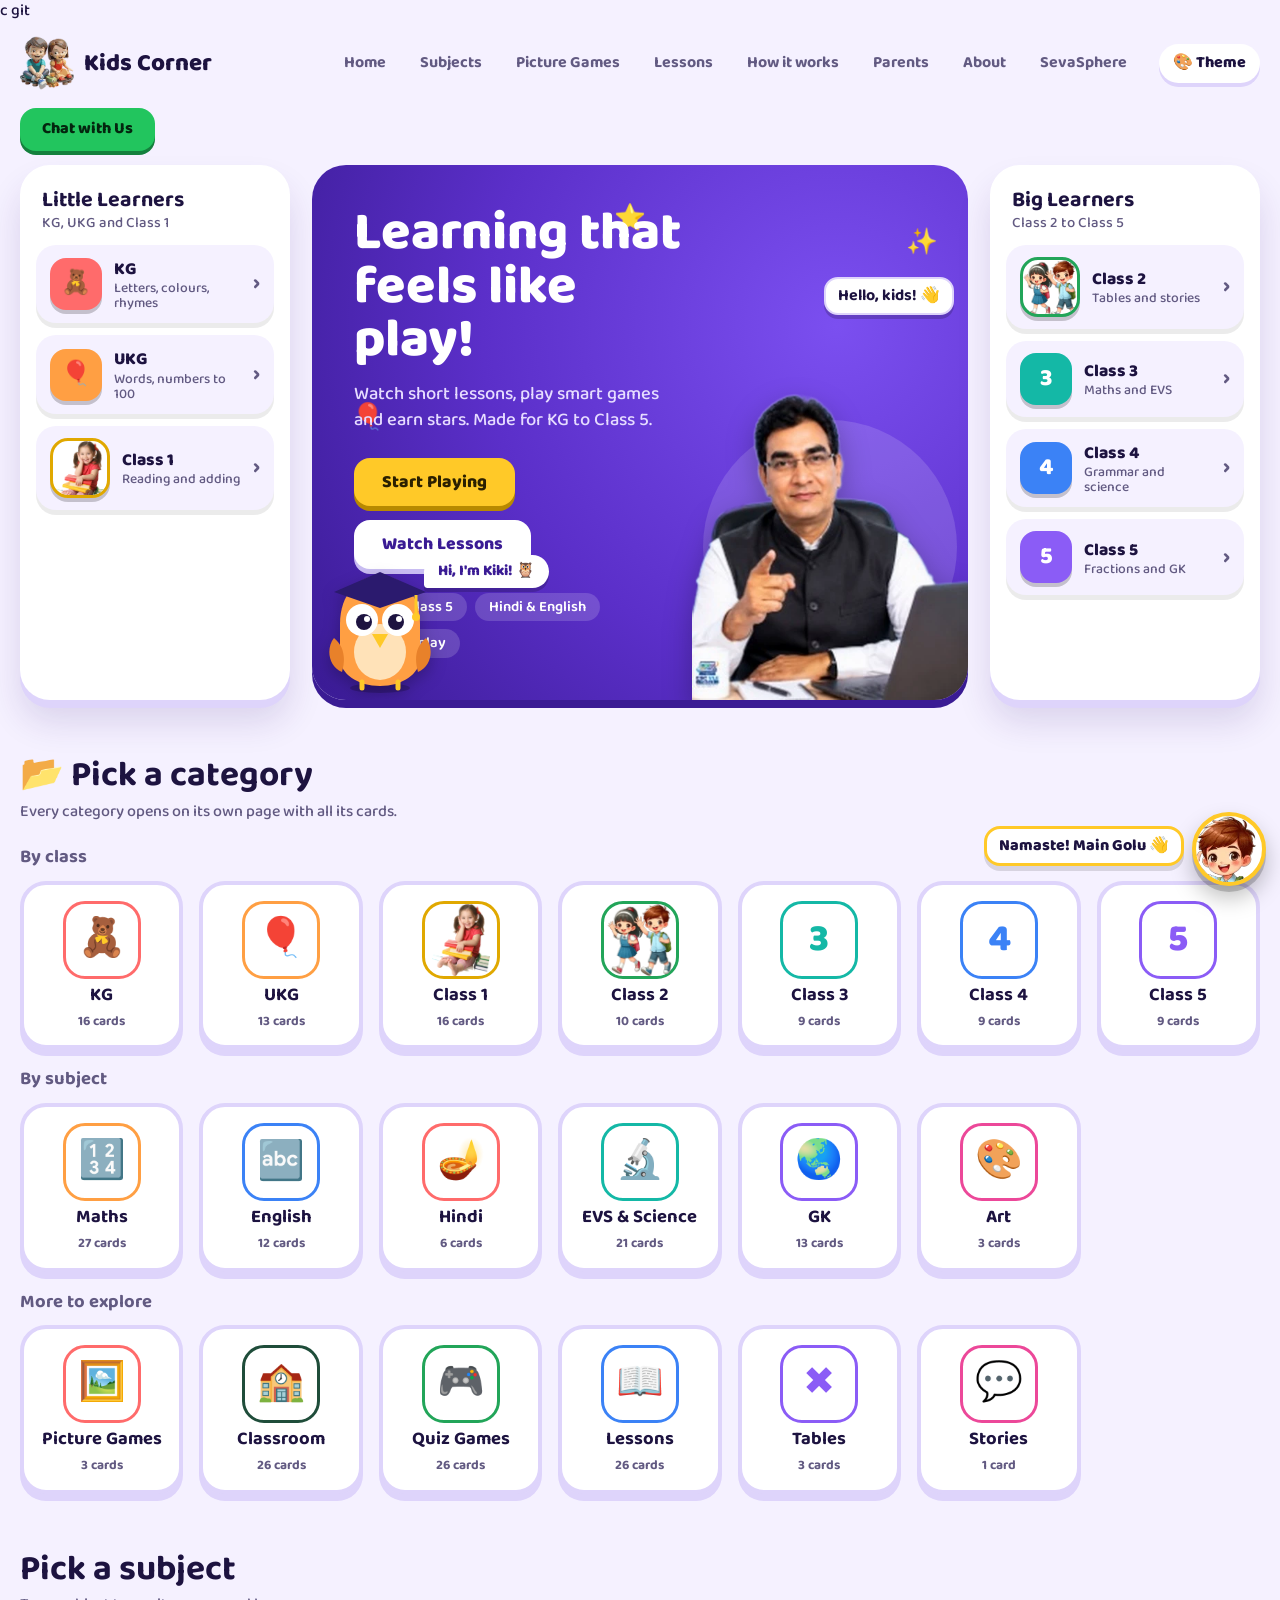
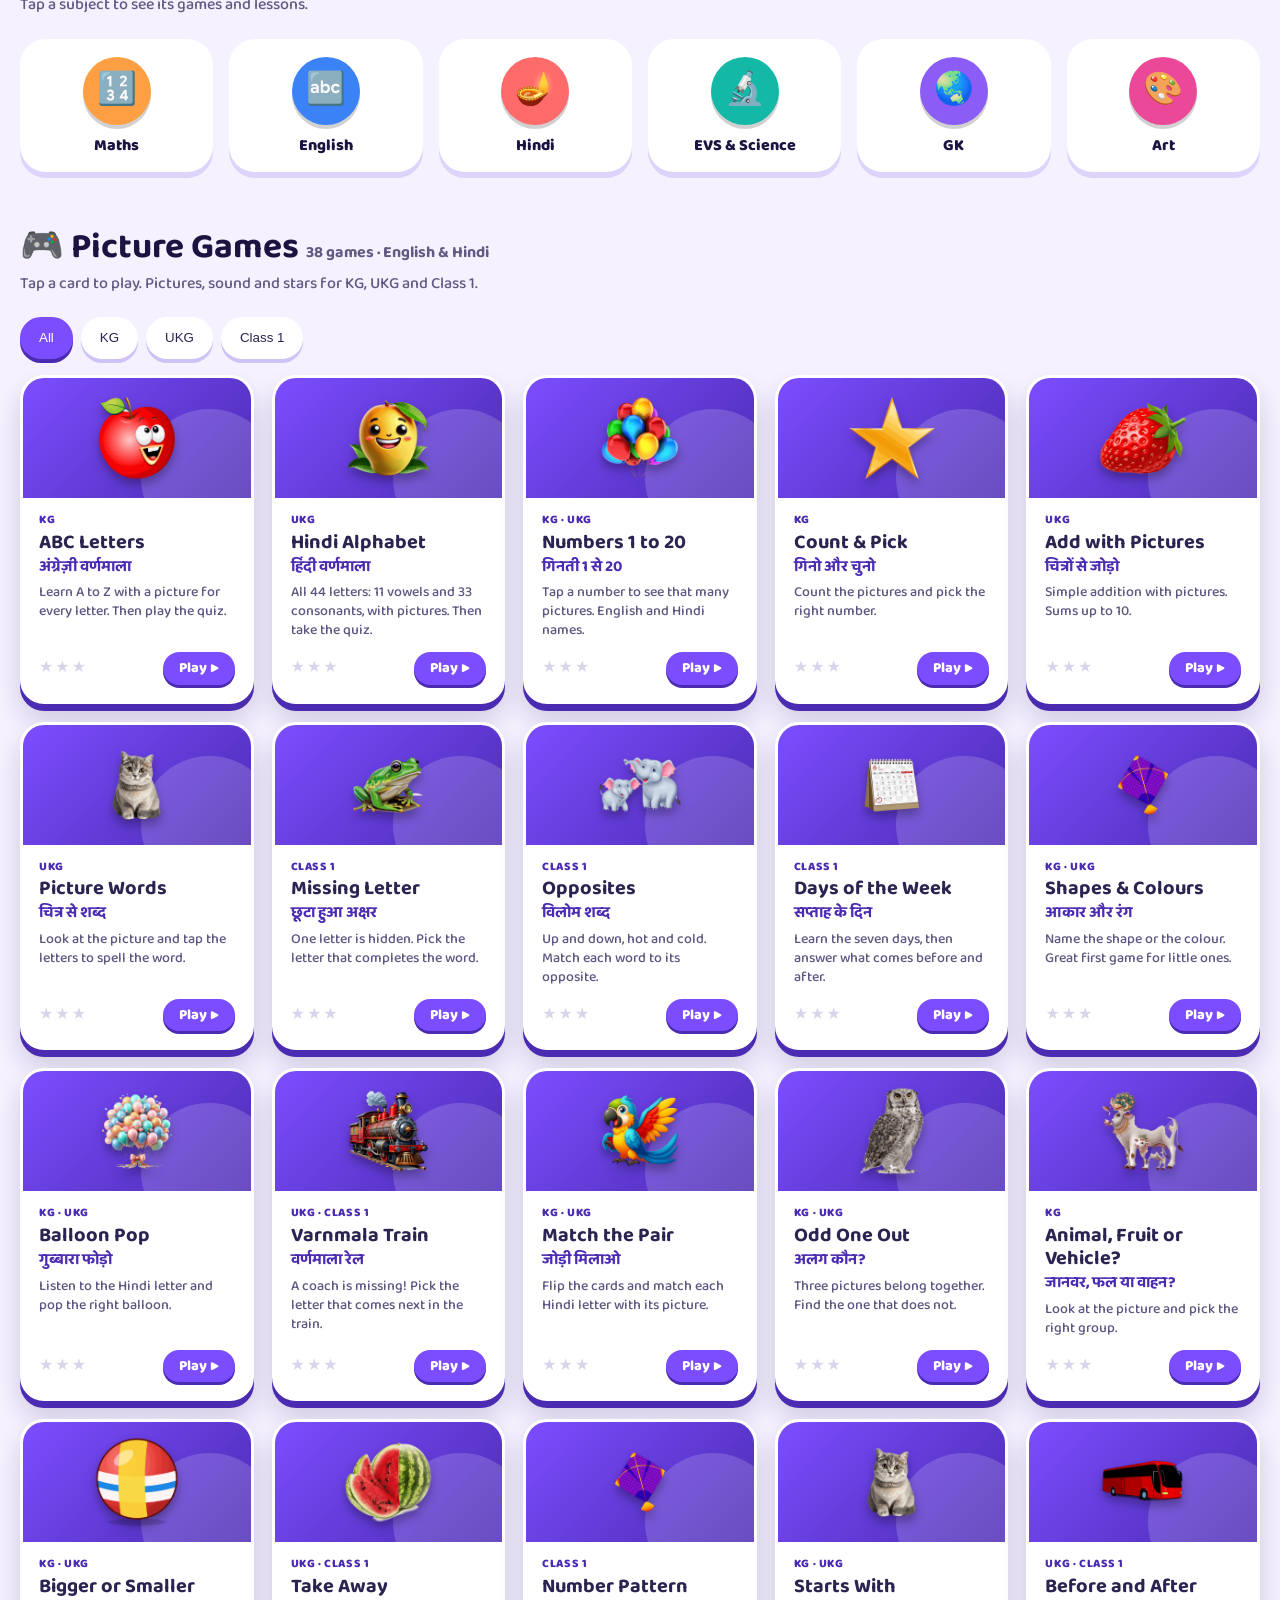
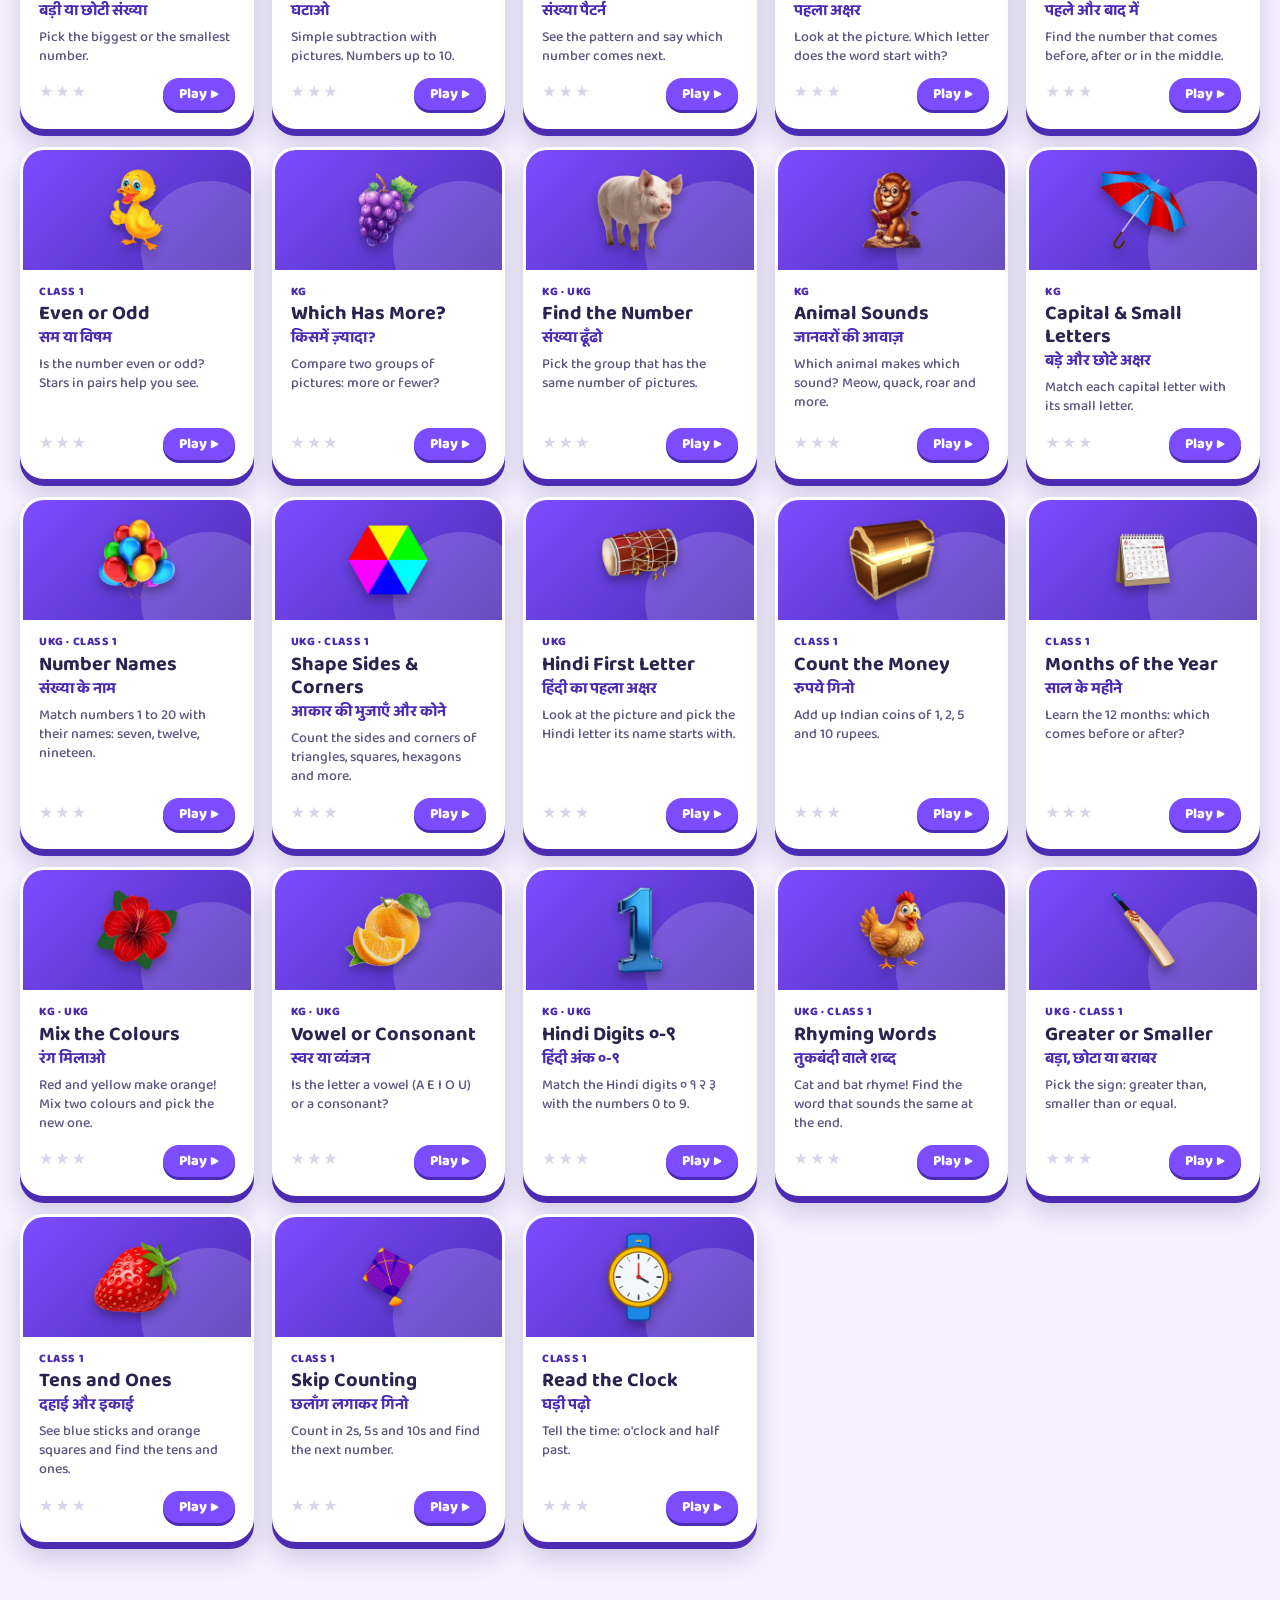
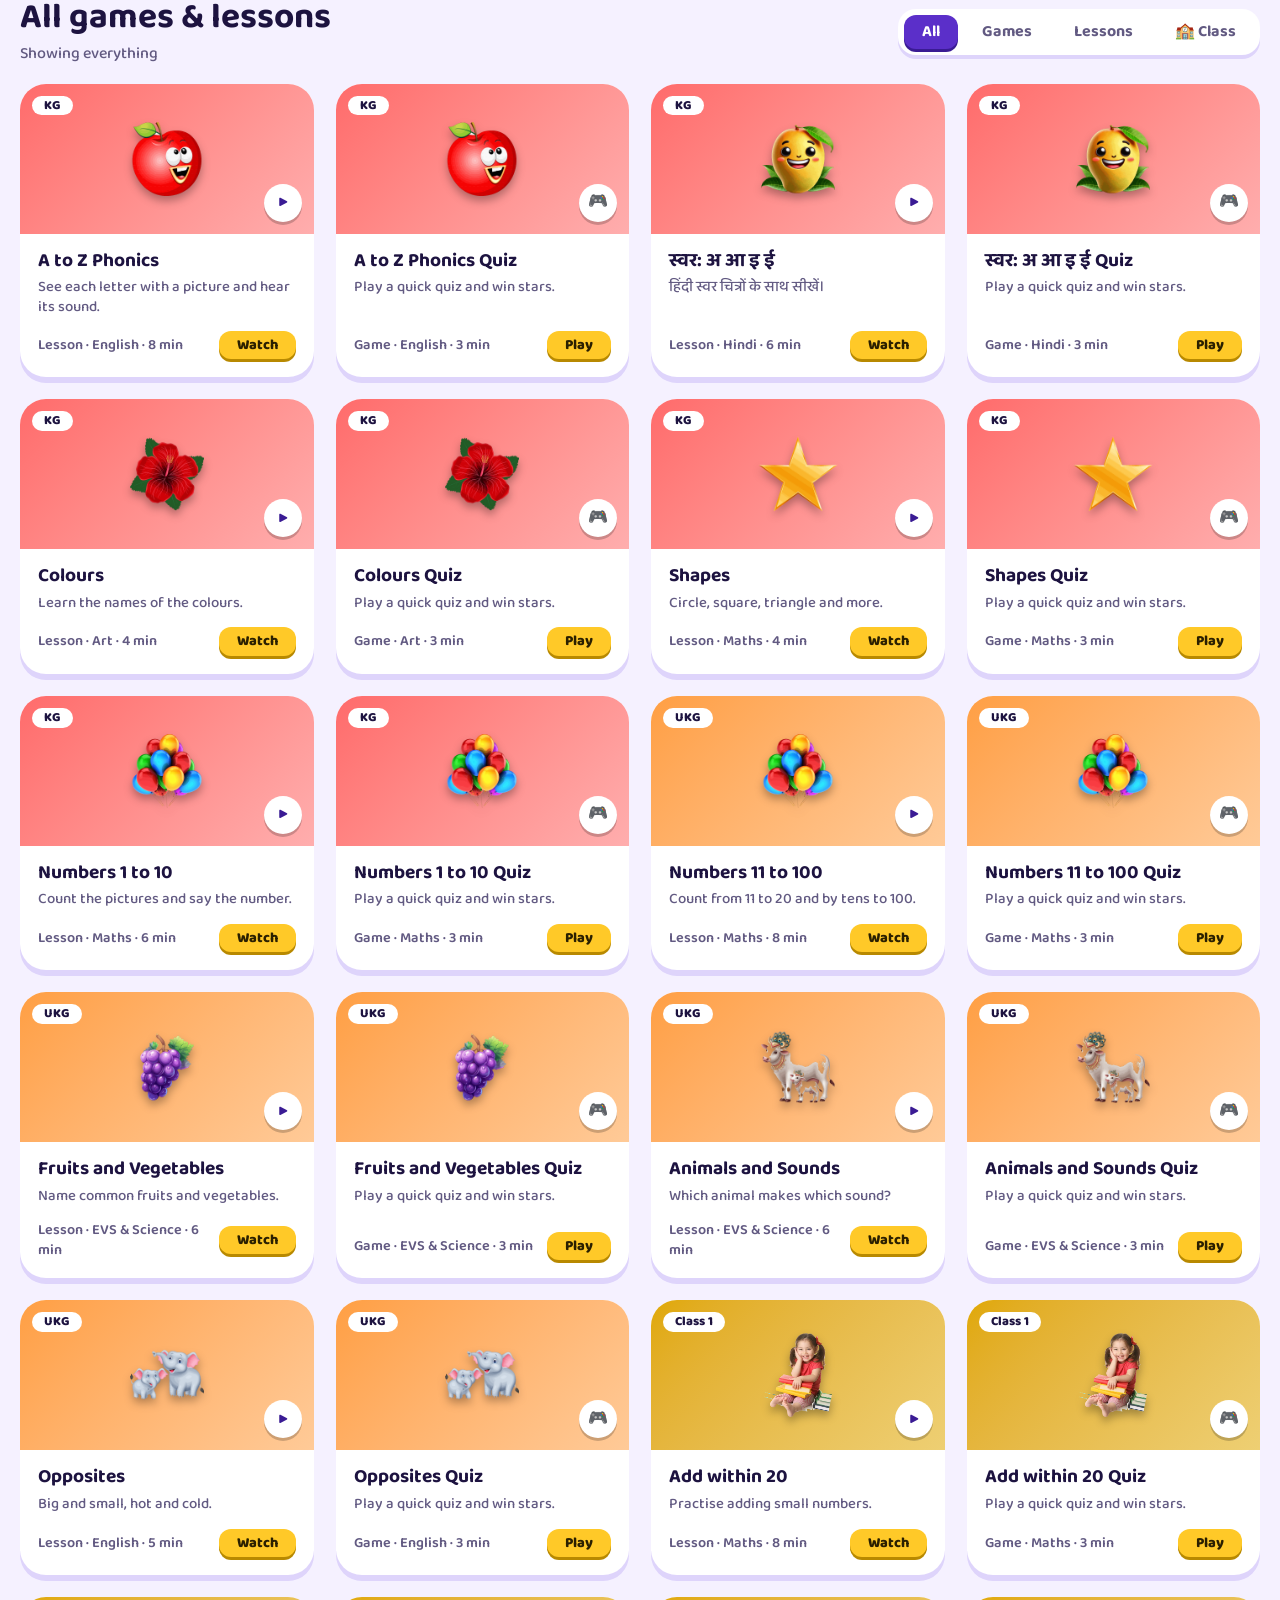
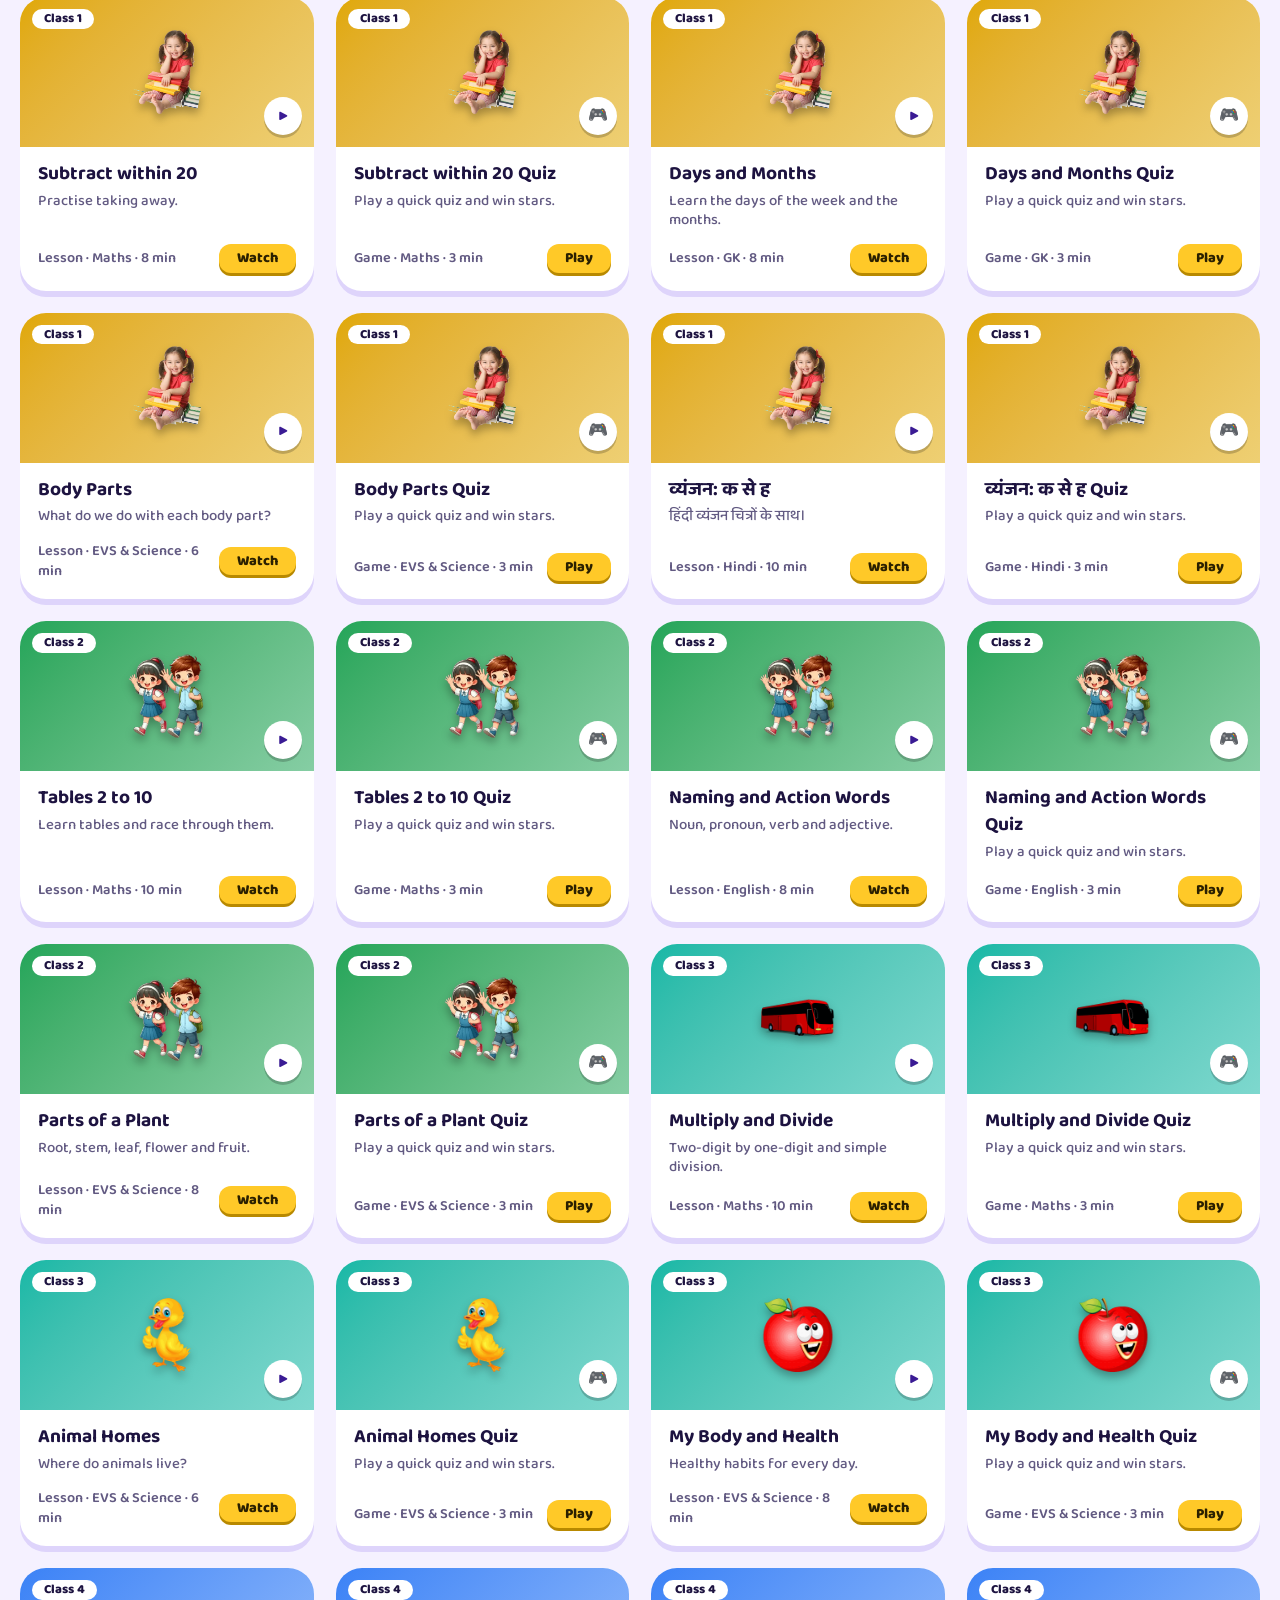
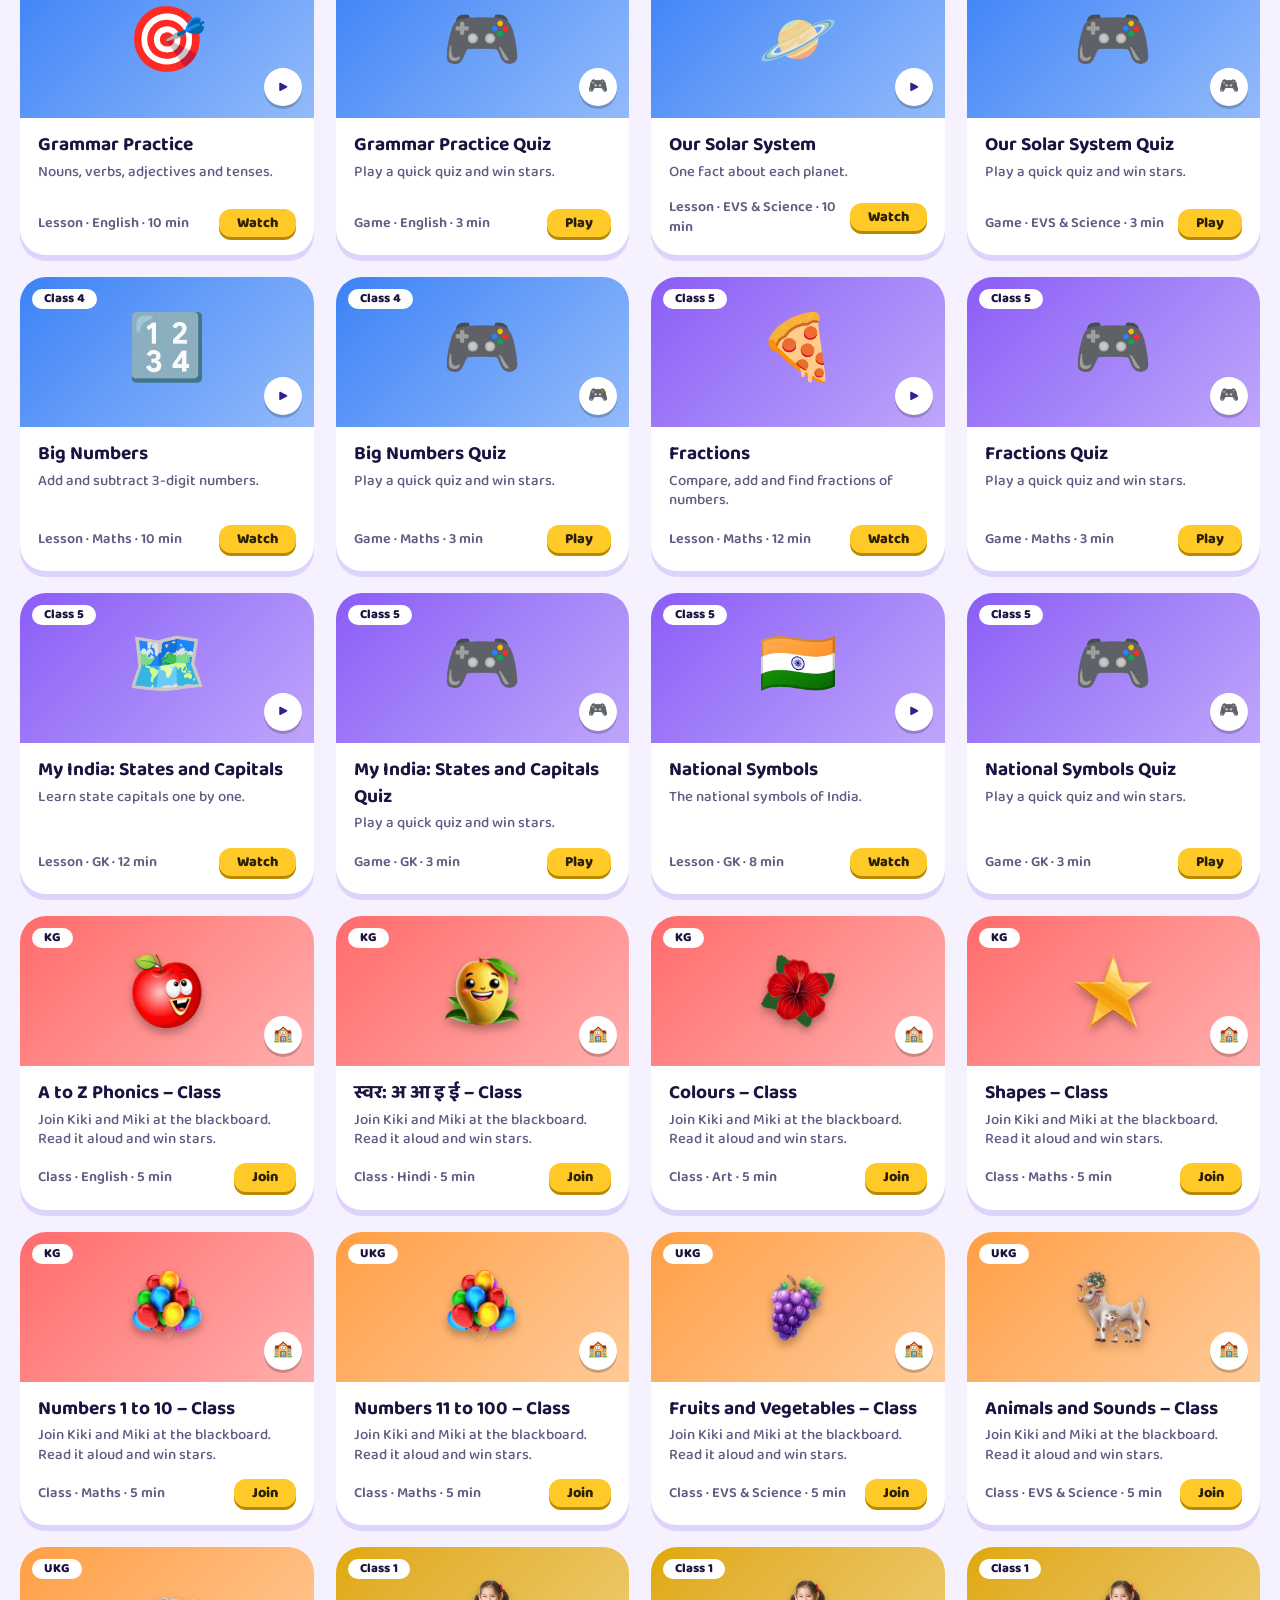
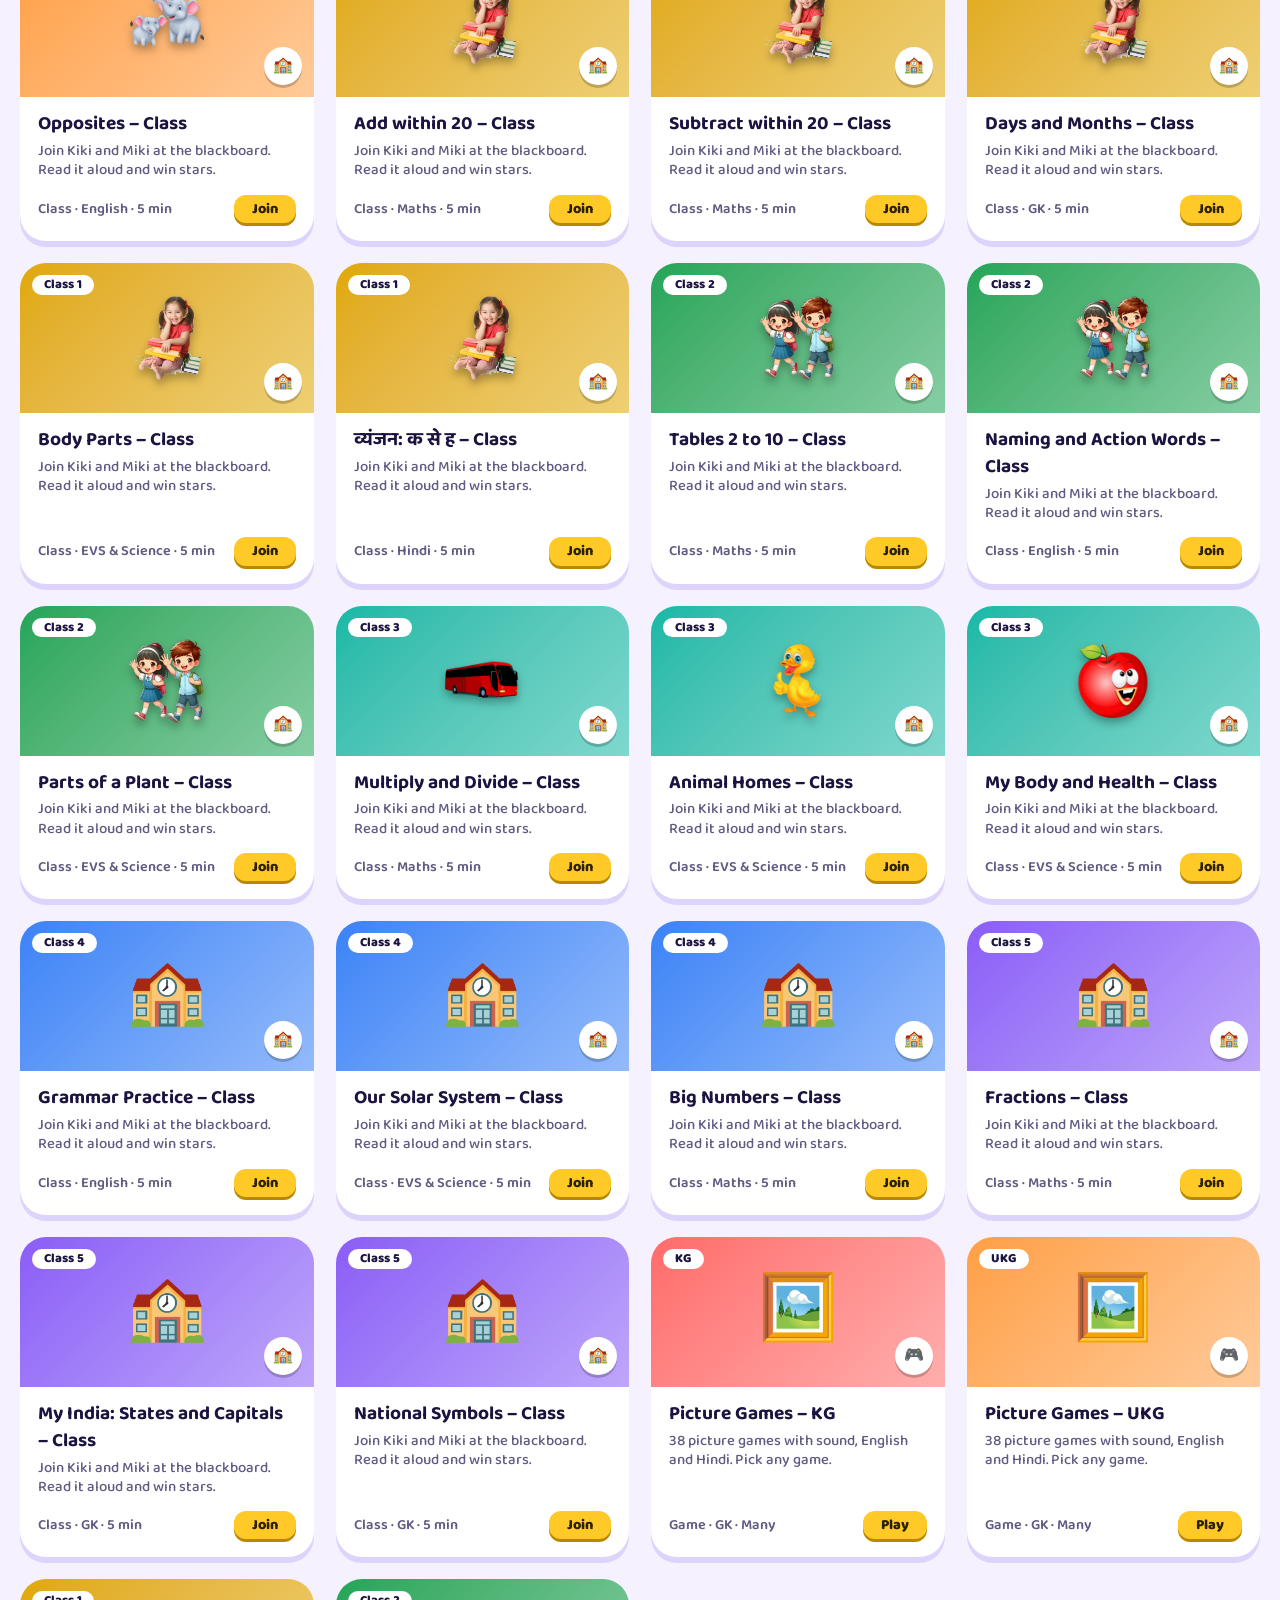
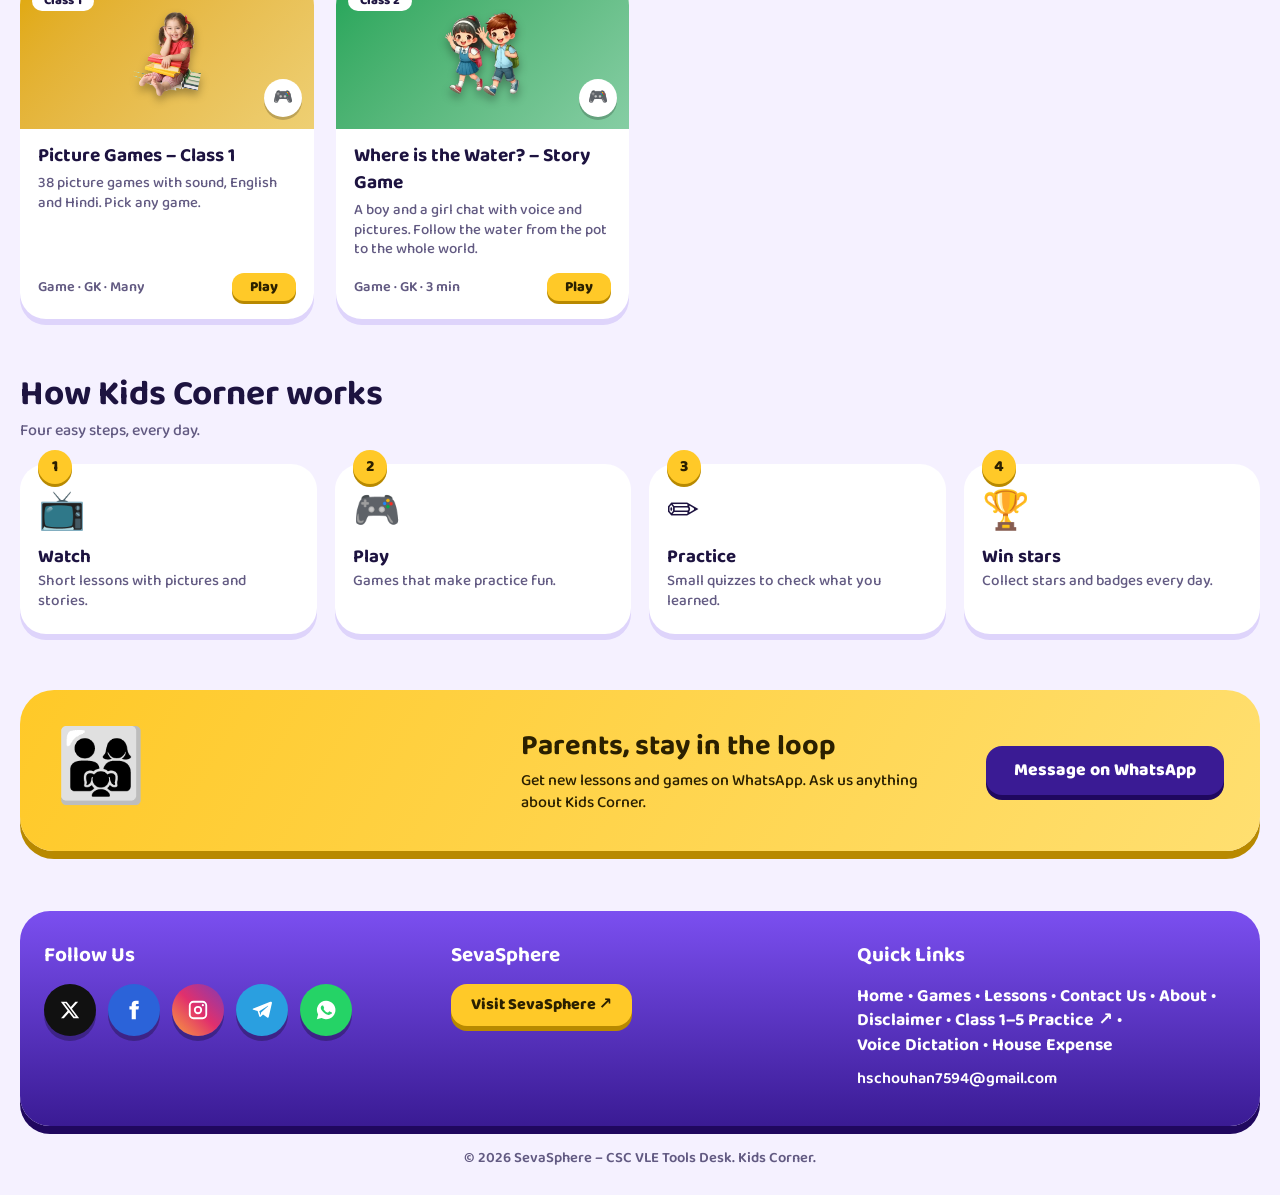
<file: index.html>
c<!DOCTYPE html>
<html lang="en"><head><meta charset="utf-8"><link rel="canonical" href="https://csc-vle-tools-desk.github.io/Kids-Corner/"><link rel="manifest" href="site.webmanifest"><link rel="apple-touch-icon" href="icon-192.png">
<meta name="viewport" content="width=device-width, initial-scale=1, viewport-fit=cover">
<meta name="description" content="Kids Corner by SevaSphere: fun games and easy lessons for KG to Class 5.">
<title>Kids Corner – SevaSphere</title>
<link href="https://fonts.googleapis.com/css2?family=Baloo+2:wght@500;600;700;800&display=swap" rel="stylesheet">
<link rel="stylesheet" href="assets/css/style.css">
<link rel="icon" href="assets/img/logo.webp" type="image/webp"><meta property="og:image" content="https://csc-vle-tools-desk.github.io/Kids-Corner/og-image.png"><meta property="og:title" content="Kids Corner – SevaSphere"><meta property="og:url" content="https://csc-vle-tools-desk.github.io/Kids-Corner/"><link rel="stylesheet" href="assets/css/tilt3d.css">
<link rel="stylesheet" href="assets/css/cats.css">
<script src="assets/js/shell.js"></script>
<link rel="stylesheet" href="assets/css/themes.css">
</head>git
<body><div class="wrap">
<header class="top">
 <a class="logo" href="#home"><img src="assets/img/logo.webp" alt="">Kids Corner</a>
 <nav><a href="#home">Home</a><a href="#subjects">Subjects</a><a href="#picgames">Picture Games</a><a href="#browse">Lessons</a><a href="#how">How it works</a><a href="#parents">Parents</a><a href="about.html">About</a><a href="https://csc-vle-tools-desk.github.io/SevaSphere/" rel="noopener">SevaSphere</a></nav>
 <a class="btn y seva-btn" href="https://csc-vle-tools-desk.github.io/SevaSphere/" rel="noopener">SevaSphere ↗</a><a class="btn g" href="https://wa.me/919050680789">Chat with Us</a>
</header>
<main id="home">
<div class="hero">
 <aside class="side" aria-label="Little learners"><h2>Little Learners</h2><p>KG, UKG and Class 1</p><div id="cl"></div></aside>
 <div class="hl">
  <span class="star" style="left:46%;top:36px">⭐</span><span class="star" style="right:30px;top:60px;animation-delay:1s">✨</span><span class="star" style="left:40px;top:44%;animation-delay:2s">🎈</span>
  <div class="txt">
   <h1>Learning that feels like play!</h1>
   <p>Watch short lessons, play smart games and earn stars. Made for KG to Class 5.</p>
   <div class="cta"><a class="btn y" href="#picgames">Start Playing</a><a class="btn w" href="#browse" data-go="lesson">Watch Lessons</a></div>
   <div class="pills"><span>KG to Class 5</span><span>Hindi &amp; English</span><span>Free to play</span></div>
  </div>
  <div class="ph"><img src="assets/img/hero.webp" alt="Hawa Singh Chauhan, CSC VLE Tools Desk"><span class="chip" style="right:14px;top:70px">Hello, kids! 👋</span></div>
  <svg class="mascot" viewBox="0 0 120 130" aria-label="Kiki the owl"><ellipse cx="60" cy="124" rx="30" ry="5" fill="rgba(0,0,0,.2)"/><path d="M20 60c0-30 18-48 40-48s40 18 40 48v34c0 16-18 28-40 28S20 110 20 94z" fill="#ff9f43"/><ellipse cx="60" cy="88" rx="26" ry="28" fill="#ffe2b8"/><path d="M14 74c-8 10-6 28 8 34 4-14 2-26-8-34zm92 0c8 10 6 28-8 34-4-14-2-26 8-34z" fill="#e8812a"/><circle cx="42" cy="56" r="16" fill="#fff"/><circle cx="78" cy="56" r="16" fill="#fff"/><circle cx="44" cy="58" r="8" fill="#1d1340"/><circle cx="76" cy="58" r="8" fill="#1d1340"/><circle cx="47" cy="55" r="3" fill="#fff"/><circle cx="79" cy="55" r="3" fill="#fff"/><path d="M52 70h16l-8 14z" fill="#ffc928"/><path d="M60 8 14 28l46 16 46-16z" fill="#2b1a6e"/><path d="M96 31v20" stroke="#ffc928" stroke-width="3"/><circle cx="96" cy="53" r="4" fill="#ffc928"/><path d="M42 118v6m36-6v6" stroke="#ffc928" stroke-width="5" stroke-linecap="round"/></svg>
  <div class="bub">Hi, I'm Kiki! 🦉</div>
 </div>
 <aside class="side" aria-label="Big learners"><h2>Big Learners</h2><p>Class 2 to Class 5</p><div id="cr"></div></aside>
</div>

<section id="cats"><h2 class="sec">📂 Pick a category</h2><p class="sub2">Every category opens on its own page with all its cards.</p>
 <h3 class="cg">By class</h3><div class="cats" id="cat1"></div>
 <h3 class="cg">By subject</h3><div class="cats" id="cat2"></div>
 <h3 class="cg">More to explore</h3><div class="cats" id="cat3"></div></section>

<section id="subjects"><h2 class="sec">Pick a subject</h2><p class="sub2">Tap a subject to see its games and lessons.</p><div class="subs" id="sj"></div></section>

<section id="picgames"><h2 class="sec">🎮 Picture Games <span style="font-size:1rem;color:var(--mute)">38 games · English &amp; Hindi</span></h2><p class="sub2">Tap a card to play. Pictures, sound and stars for KG, UKG and Class 1.</p><div class="kc-tabs" id="pgt"></div><div class="kc-grid" id="pg"></div></section>

<section id="browse"><div class="bar"><div><h2 class="sec" id="ttl">Lessons &amp; Quiz games</h2><p class="sub2" style="margin:0" id="fl">Showing everything</p></div>
 <div class="tabs" role="tablist"><button class="tab" data-t="all" aria-selected="true">All</button><button class="tab" data-t="game" aria-selected="false">Games</button><button class="tab" data-t="lesson" aria-selected="false">Lessons</button><button class="tab" data-t="class" aria-selected="false">🏫 Class</button></div></div>
 <div class="grid" id="grid"></div></section>

<section id="how"><h2 class="sec">How Kids Corner works</h2><p class="sub2">Four easy steps, every day.</p>
 <div class="steps"><div class="st"><span class="n">1</span><div class="e">📺</div><h3>Watch</h3><p>Short lessons with pictures and stories.</p></div>
 <div class="st"><span class="n">2</span><div class="e">🎮</div><h3>Play</h3><p>Games that make practice fun.</p></div>
 <div class="st"><span class="n">3</span><div class="e">✏️</div><h3>Practice</h3><p>Small quizzes to check what you learned.</p></div>
 <div class="st"><span class="n">4</span><div class="e">🏆</div><h3>Win stars</h3><p>Collect stars and badges every day.</p></div></div></section>

<section id="parents"><div class="par"><div class="e">👨‍👩‍👧</div><div><h2>Parents, stay in the loop</h2><p>Get new lessons and games on WhatsApp. Ask us anything about Kids Corner.</p></div><a class="btn" href="https://wa.me/919050680789">Message on WhatsApp</a></div></section>
</main>

<footer id="contact"><div class="ft">
 <div><h4>Follow Us</h4><div class="soc">
  <a href="https://x.com/HSChouhaR" target="_blank" rel="noopener" aria-label="X" style="background:#111"><svg viewBox="0 0 24 24"><path d="M17.8 3h3.1l-6.800 7.700L22 21h-6.200l-4.900-6.300L5.300 21H2.200l7.200-8.300L2 3h6.400l4.400 5.800zm-1.100 16.200h1.700L7.400 4.700H5.600z"/></svg></a>
  <a href="https://www.facebook.com/hawasingh.chauhan.524/" aria-label="Facebook" style="background:#2b63d9"><svg viewBox="0 0 24 24"><path d="M14 8V6.500c0-.7.3-1 1-1h2V2h-3c-3 0-4.500 1.800-4.500 4.300V8H7v3.500h2.500V22H14V11.500h2.800L17.500 8z"/></svg></a>
  <a href="https://www.instagram.com/hawasingh6577/" aria-label="Instagram" style="background:linear-gradient(45deg,#f9a03c,#e1306c,#833ab4)"><svg viewBox="0 0 24 24"><path d="M7 2h10a5 5 0 0 1 5 5v10a5 5 0 0 1-5 5H7a5 5 0 0 1-5-5V7a5 5 0 0 1 5-5zm0 2a3 3 0 0 0-3 3v10a3 3 0 0 0 3 3h10a3 3 0 0 0 3-3V7a3 3 0 0 0-3-3zm5 3.500a4.500 4.500 0 1 1 0 9 4.500 4.500 0 0 1 0-9zm0 2a2.500 2.500 0 1 0 0 5 2.500 2.500 0 0 0 0-5zM17.300 5.500a1.200 1.200 0 1 1 0 2.400 1.200 1.200 0 0 1 0-2.400z"/></svg></a>
  <a href="https://t.me/CSCVLETOOLS" aria-label="Telegram" style="background:#2a9fe0"><svg viewBox="0 0 24 24"><path d="M21 3 2.500 10.400c-.9.400-.9 1 0 1.300l4.700 1.500 1.800 5.500c.2.600.4.800.9.800.4 0 .6-.2.900-.5l2.300-2.200 4.600 3.400c.8.500 1.500.2 1.700-.8L22.800 4.600c.3-1.200-.5-1.800-1.800-1.600zM9 13.300l9.100-5.700c.4-.3.800-.1.500.2L11 14.700l-.3 3.300z"/></svg></a>
  <a href="https://wa.me/919050680789" aria-label="WhatsApp" style="background:#25d366"><svg viewBox="0 0 24 24"><path d="M12 2a10 10 0 0 0-8.600 15L2 22l5.200-1.400A10 10 0 1 0 12 2zm5.200 14.100c-.2.600-1.300 1.200-1.800 1.200-.5.100-1 .2-3.300-.7-2.800-1.200-4.600-4-4.700-4.200-.1-.2-1.100-1.500-1.100-2.800s.7-2 1-2.300c.2-.3.500-.3.700-.3h.5c.2 0 .4 0 .6.500l.8 2c.1.200.1.300 0 .5l-.4.600c-.1.100-.3.300-.1.600.2.300.8 1.300 1.800 2.100 1.200 1.100 2.200 1.400 2.500 1.500.3.100.5.100.7-.1l.9-1.100c.2-.3.400-.2.600-.1l2 1c.3.100.5.200.5.300.1.200.1.800-.1 1.400z"/></svg></a>
 </div></div>
 <div><h4>SevaSphere</h4><a class="btn y" style="font-size:1rem;padding:10px 20px" href="https://csc-vle-tools-desk.github.io/SevaSphere/" rel="noopener">Visit SevaSphere ↗</a></div>
 <div><h4>Quick Links</h4><div class="ql"><a href="#home">Home</a> • <a href="#browse" data-go="game">Games</a> • <a href="#browse" data-go="lesson">Lessons</a> • <a href="contact.html">Contact Us</a> • <a href="about.html">About</a> • <a href="disclaimer.html">Disclaimer</a> • <a href="https://csc-vle-tools-desk.github.io/SevaSphere/kids-classes.html" rel="noopener">Class 1–5 Practice ↗</a> • <a href="https://csc-vle-tools-desk.github.io/SevaSphere-Dictation/" rel="noopener">Voice Dictation</a> • <a href="https://csc-vle-tools-desk.github.io/SevaSphere/house-expense.html" rel="noopener">House Expense</a></div>
 <div class="mail"><a href="mailto:hschouhan7594@gmail.com">hschouhan7594@gmail.com</a></div></div>
</div><div class="copy">© 2026 SevaSphere – CSC VLE Tools Desk. Kids Corner.</div></footer>
</div>
<script src="assets/js/data.js"></script><script src="assets/js/items.js"></script><script src="assets/js/app.js"></script><script src="assets/js/picgames.js"></script><script src="assets/js/tilt3d.js"></script>
</body></html>
</file>
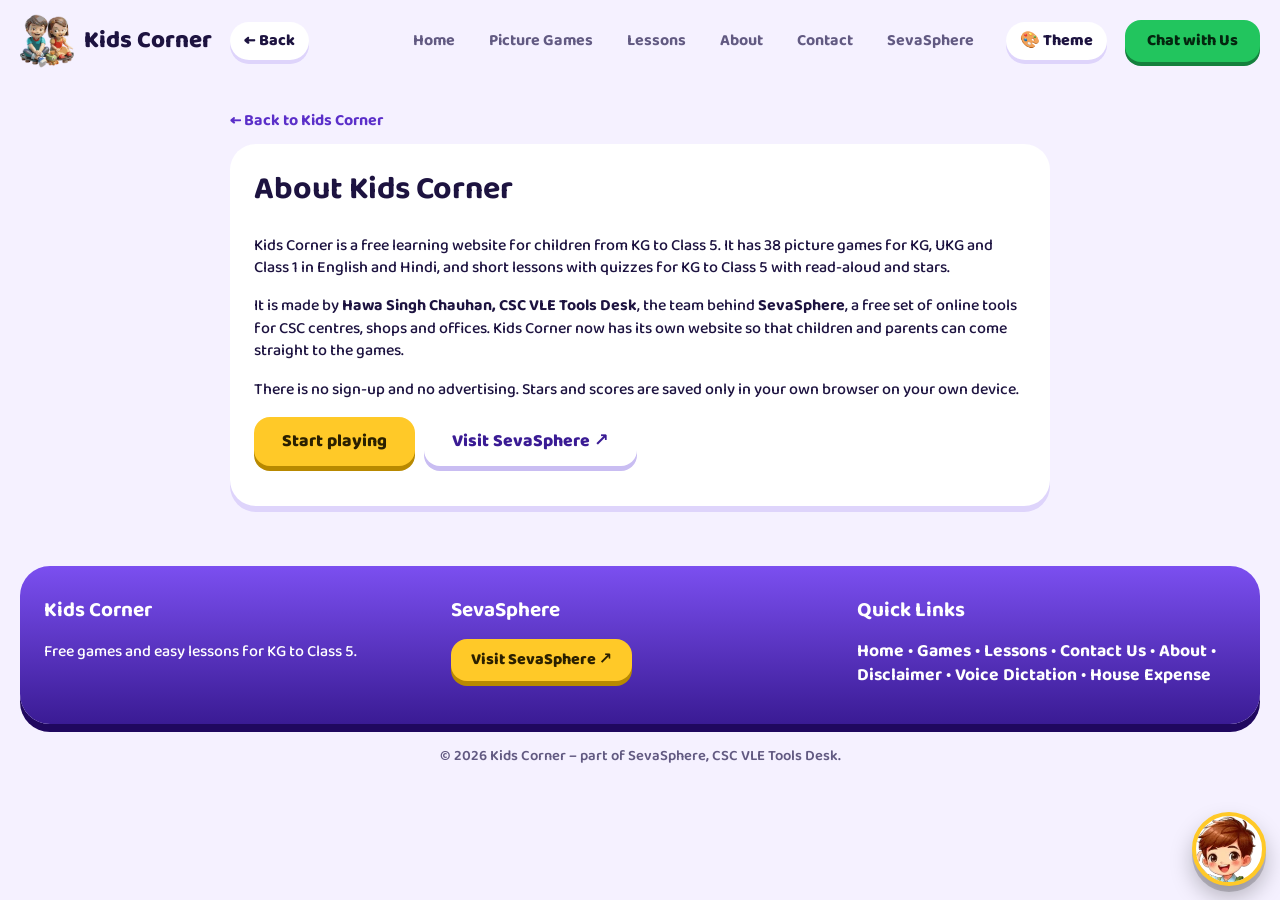
<file: about.html>
<!DOCTYPE html>
<html lang="en"><head><meta charset="utf-8"><meta name="viewport" content="width=device-width, initial-scale=1, viewport-fit=cover">
<title>About Kids Corner – SevaSphere</title><meta name="description" content="About Kids Corner: free learning games and lessons for KG to Class 5, made by CSC VLE Tools Desk.">
<link rel="canonical" href="https://csc-vle-tools-desk.github.io/Kids-Corner/about.html"><link rel="manifest" href="site.webmanifest"><link rel="apple-touch-icon" href="apple-touch-icon.png"><link rel="icon" href="assets/img/logo.webp" type="image/webp">
<meta property="og:title" content="About Kids Corner – SevaSphere"><meta property="og:description" content="About Kids Corner: free learning games and lessons for KG to Class 5, made by CSC VLE Tools Desk."><meta property="og:image" content="https://csc-vle-tools-desk.github.io/Kids-Corner/og-image.png"><meta property="og:url" content="https://csc-vle-tools-desk.github.io/Kids-Corner/about.html">
<link href="https://fonts.googleapis.com/css2?family=Baloo+2:wght@500;600;700;800&display=swap" rel="stylesheet">
<link rel="stylesheet" href="assets/css/style.css"><script src="assets/js/shell.js"></script>
<link rel="stylesheet" href="assets/css/themes.css">
</head>
<body><div class="wrap">
<header class="top"><a class="logo" href="index.html"><img src="assets/img/logo.webp" alt="">Kids Corner</a>
<nav><a href="index.html">Home</a><a href="games.html">Picture Games</a><a href="index.html#browse">Lessons</a><a href="about.html">About</a><a href="contact.html">Contact</a><a href="https://csc-vle-tools-desk.github.io/SevaSphere/" rel="noopener">SevaSphere</a></nav>
<a class="btn g" href="https://wa.me/919050680789">Chat with Us</a></header>
<main class="pg"><div class="lv"><a class="back" href="index.html">← Back to Kids Corner</a>
<div class="panel"><h1>About Kids Corner</h1>
<p>Kids Corner is a free learning website for children from KG to Class 5. It has 38 picture games for KG, UKG and Class 1 in English and Hindi, and short lessons with quizzes for KG to Class 5 with read-aloud and stars.</p>
<p>It is made by <b>Hawa Singh Chauhan, CSC VLE Tools Desk</b>, the team behind <a href="https://csc-vle-tools-desk.github.io/SevaSphere/" rel="noopener"><b>SevaSphere</b></a>, a free set of online tools for CSC centres, shops and offices. Kids Corner now has its own website so that children and parents can come straight to the games.</p>
<p>There is no sign-up and no advertising. Stars and scores are saved only in your own browser on your own device.</p>
<p><a class="btn y" href="games.html">Start playing</a> &nbsp; <a class="btn w" href="https://csc-vle-tools-desk.github.io/SevaSphere/" rel="noopener">Visit SevaSphere ↗</a></p></div></div></main>
<footer><div class="ft"><div><h4>Kids Corner</h4><p>Free games and easy lessons for KG to Class 5.</p></div>
<div><h4>SevaSphere</h4><a class="btn y" style="font-size:1rem;padding:10px 20px" href="https://csc-vle-tools-desk.github.io/SevaSphere/" rel="noopener">Visit SevaSphere ↗</a></div>
<div><h4>Quick Links</h4><div class="ql"><a href="index.html">Home</a> • <a href="games.html">Games</a> • <a href="index.html#browse">Lessons</a> • <a href="contact.html">Contact Us</a> • <a href="about.html">About</a> • <a href="disclaimer.html">Disclaimer</a> • <a href="https://csc-vle-tools-desk.github.io/SevaSphere-Dictation/" rel="noopener">Voice Dictation</a> • <a href="https://csc-vle-tools-desk.github.io/SevaSphere/house-expense.html" rel="noopener">House Expense</a></div></div></div>
<div class="copy">© 2026 Kids Corner – part of SevaSphere, CSC VLE Tools Desk.</div></footer></div></body></html>
</file>
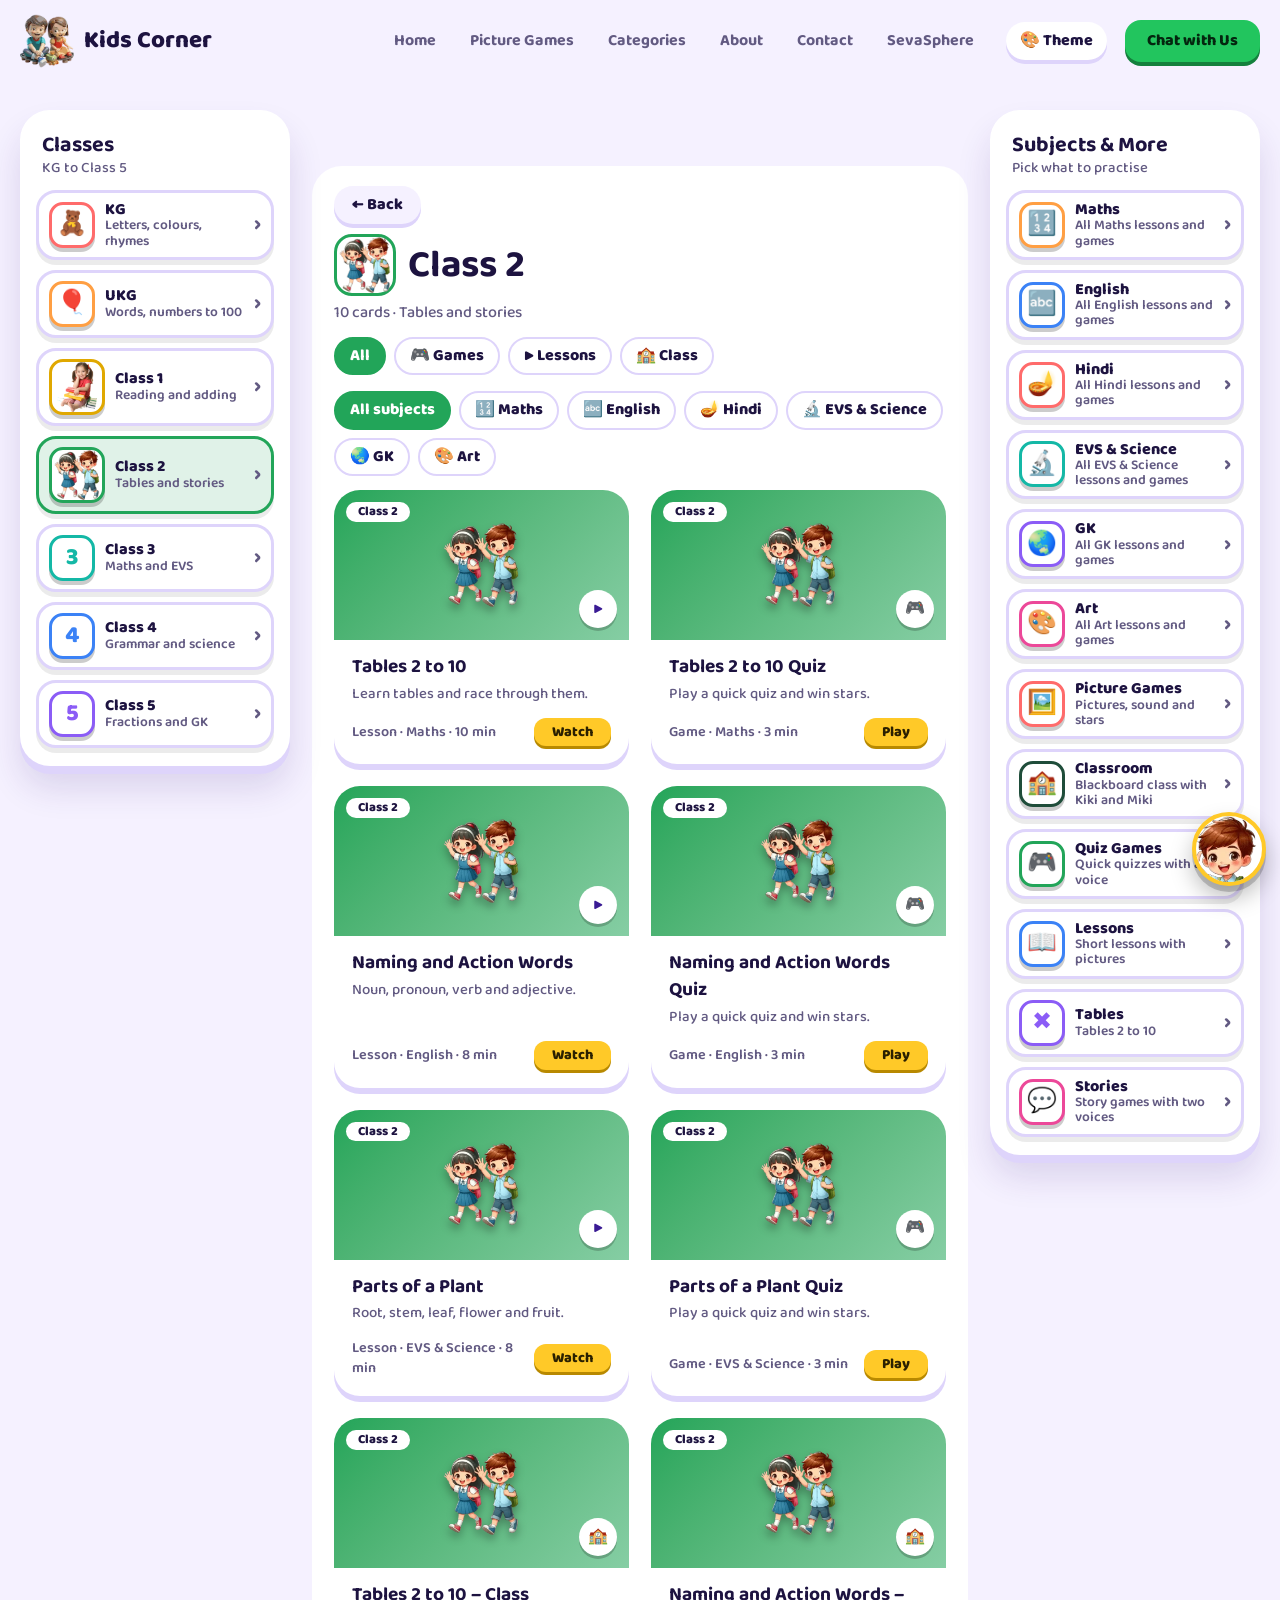
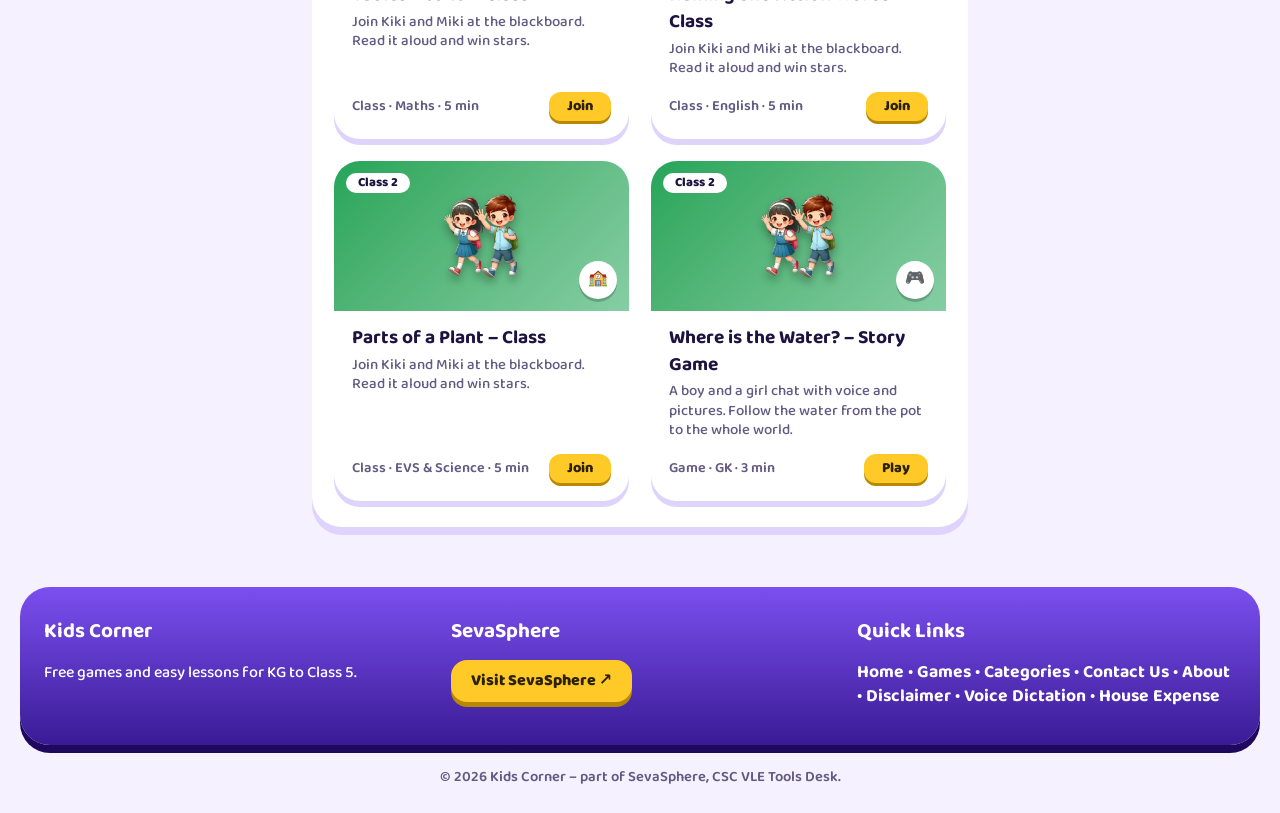
<file: category.html>
<!DOCTYPE html>
<html lang="en"><head><meta charset="utf-8"><meta name="viewport" content="width=device-width, initial-scale=1, viewport-fit=cover">
<title>Category – Kids Corner</title>
<meta name="description" content="All games, quizzes and lessons of one Kids Corner category.">
<link rel="manifest" href="site.webmanifest"><link rel="icon" href="assets/img/logo.webp" type="image/webp">
<link href="https://fonts.googleapis.com/css2?family=Baloo+2:wght@500;600;700;800&display=swap" rel="stylesheet">
<link rel="stylesheet" href="assets/css/style.css"><link rel="stylesheet" href="assets/css/themes.css"><link rel="stylesheet" href="assets/css/tilt3d.css"><link rel="stylesheet" href="assets/css/cats.css">
<script src="assets/js/shell.js"></script>
</head>
<body><div class="wrap">
<header class="top"><a class="logo" href="index.html"><img src="assets/img/logo.webp" alt="">Kids Corner</a>
<nav><a href="index.html">Home</a><a href="games.html">Picture Games</a><a href="index.html#cats">Categories</a><a href="about.html">About</a><a href="contact.html">Contact</a><a href="https://csc-vle-tools-desk.github.io/SevaSphere/" rel="noopener">SevaSphere</a></nav>
<a class="btn g" href="https://wa.me/919050680789">Chat with Us</a></header>
<main class="pg">
<div class="cathero">
 <aside class="side" aria-label="Classes"><h2>Classes</h2><p>KG to Class 5</p><div id="cl"></div></aside>
 <section class="cm" id="cm" aria-live="polite">
  <button class="bk" id="bk">← Back</button>
  <h1 id="ct"></h1><p class="ds" id="cd"></p>
  <div class="fl" id="fl"></div>
  <div class="grid" id="grid"></div>
 </section>
 <aside class="side" aria-label="Subjects and more"><h2>Subjects &amp; More</h2><p>Pick what to practise</p><div id="cr"></div></aside>
</div>
<noscript><div class="panel">Kids Corner needs JavaScript. Please turn it on in your browser.</div></noscript>
</main>
<footer><div class="ft"><div><h4>Kids Corner</h4><p>Free games and easy lessons for KG to Class 5.</p></div>
<div><h4>SevaSphere</h4><a class="btn y" style="font-size:1rem;padding:10px 20px" href="https://csc-vle-tools-desk.github.io/SevaSphere/" rel="noopener">Visit SevaSphere ↗</a></div>
<div><h4>Quick Links</h4><div class="ql"><a href="index.html">Home</a> • <a href="games.html">Games</a> • <a href="index.html#cats">Categories</a> • <a href="contact.html">Contact Us</a> • <a href="about.html">About</a> • <a href="disclaimer.html">Disclaimer</a> • <a href="https://csc-vle-tools-desk.github.io/SevaSphere-Dictation/" rel="noopener">Voice Dictation</a> • <a href="https://csc-vle-tools-desk.github.io/SevaSphere/house-expense.html" rel="noopener">House Expense</a></div></div></div>
<div class="copy">© 2026 Kids Corner – part of SevaSphere, CSC VLE Tools Desk.</div></footer></div>
<script src="assets/js/data.js"></script><script src="assets/js/items.js"></script><script src="assets/js/category.js"></script><script src="assets/js/tilt3d.js"></script>
</body></html>
</file>
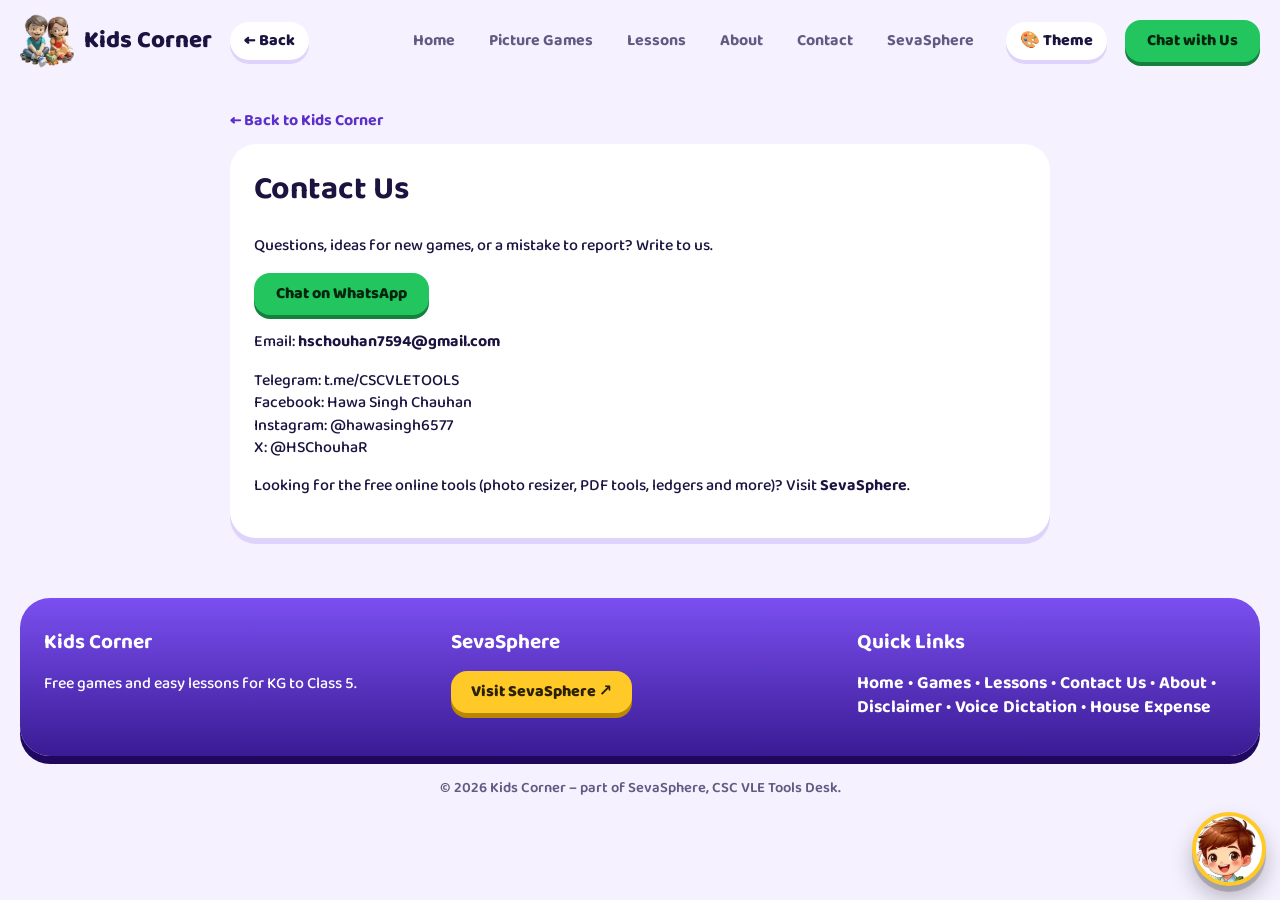
<file: contact.html>
<!DOCTYPE html>
<html lang="en"><head><meta charset="utf-8"><meta name="viewport" content="width=device-width, initial-scale=1, viewport-fit=cover">
<title>Contact Kids Corner – SevaSphere</title><meta name="description" content="Contact Kids Corner and CSC VLE Tools Desk by WhatsApp, email, Telegram, Facebook or Instagram.">
<link rel="canonical" href="https://csc-vle-tools-desk.github.io/Kids-Corner/contact.html"><link rel="manifest" href="site.webmanifest"><link rel="apple-touch-icon" href="apple-touch-icon.png"><link rel="icon" href="assets/img/logo.webp" type="image/webp">
<meta property="og:title" content="Contact Kids Corner – SevaSphere"><meta property="og:description" content="Contact Kids Corner and CSC VLE Tools Desk by WhatsApp, email, Telegram, Facebook or Instagram."><meta property="og:image" content="https://csc-vle-tools-desk.github.io/Kids-Corner/og-image.png"><meta property="og:url" content="https://csc-vle-tools-desk.github.io/Kids-Corner/contact.html">
<link href="https://fonts.googleapis.com/css2?family=Baloo+2:wght@500;600;700;800&display=swap" rel="stylesheet">
<link rel="stylesheet" href="assets/css/style.css"><script src="assets/js/shell.js"></script>
<link rel="stylesheet" href="assets/css/themes.css">
</head>
<body><div class="wrap">
<header class="top"><a class="logo" href="index.html"><img src="assets/img/logo.webp" alt="">Kids Corner</a>
<nav><a href="index.html">Home</a><a href="games.html">Picture Games</a><a href="index.html#browse">Lessons</a><a href="about.html">About</a><a href="contact.html">Contact</a><a href="https://csc-vle-tools-desk.github.io/SevaSphere/" rel="noopener">SevaSphere</a></nav>
<a class="btn g" href="https://wa.me/919050680789">Chat with Us</a></header>
<main class="pg"><div class="lv"><a class="back" href="index.html">← Back to Kids Corner</a>
<div class="panel"><h1>Contact Us</h1><p>Questions, ideas for new games, or a mistake to report? Write to us.</p>
<p><a class="btn g" href="https://wa.me/919050680789">Chat on WhatsApp</a></p>
<p>Email: <a href="mailto:hschouhan7594@gmail.com"><b>hschouhan7594@gmail.com</b></a></p>
<p>Telegram: <a href="https://t.me/CSCVLETOOLS" rel="noopener">t.me/CSCVLETOOLS</a><br>Facebook: <a href="https://www.facebook.com/hawasingh.chauhan.524/" rel="noopener">Hawa Singh Chauhan</a><br>Instagram: <a href="https://www.instagram.com/hawasingh6577/" rel="noopener">@hawasingh6577</a><br>X: <a href="https://x.com/HSChouhaR" rel="noopener">@HSChouhaR</a></p>
<p>Looking for the free online tools (photo resizer, PDF tools, ledgers and more)? Visit <a href="https://csc-vle-tools-desk.github.io/SevaSphere/" rel="noopener"><b>SevaSphere</b></a>.</p></div></div></main>
<footer><div class="ft"><div><h4>Kids Corner</h4><p>Free games and easy lessons for KG to Class 5.</p></div>
<div><h4>SevaSphere</h4><a class="btn y" style="font-size:1rem;padding:10px 20px" href="https://csc-vle-tools-desk.github.io/SevaSphere/" rel="noopener">Visit SevaSphere ↗</a></div>
<div><h4>Quick Links</h4><div class="ql"><a href="index.html">Home</a> • <a href="games.html">Games</a> • <a href="index.html#browse">Lessons</a> • <a href="contact.html">Contact Us</a> • <a href="about.html">About</a> • <a href="disclaimer.html">Disclaimer</a> • <a href="https://csc-vle-tools-desk.github.io/SevaSphere-Dictation/" rel="noopener">Voice Dictation</a> • <a href="https://csc-vle-tools-desk.github.io/SevaSphere/house-expense.html" rel="noopener">House Expense</a></div></div></div>
<div class="copy">© 2026 Kids Corner – part of SevaSphere, CSC VLE Tools Desk.</div></footer></div></body></html>
</file>
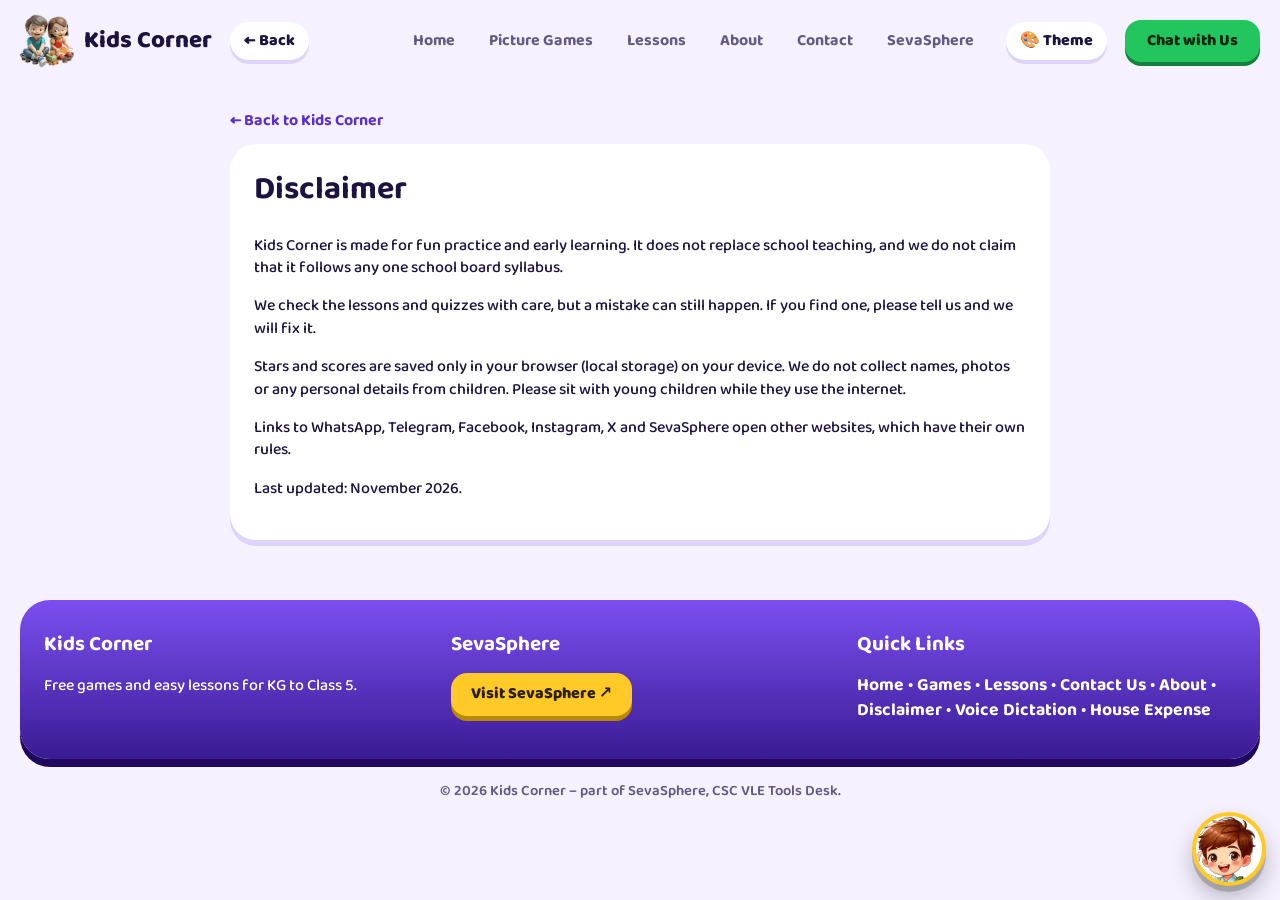
<file: disclaimer.html>
<!DOCTYPE html>
<html lang="en"><head><meta charset="utf-8"><meta name="viewport" content="width=device-width, initial-scale=1, viewport-fit=cover">
<title>Disclaimer – Kids Corner</title><meta name="description" content="Disclaimer for Kids Corner: educational games for practice, not a replacement for school.">
<link rel="canonical" href="https://csc-vle-tools-desk.github.io/Kids-Corner/disclaimer.html"><link rel="manifest" href="site.webmanifest"><link rel="apple-touch-icon" href="apple-touch-icon.png"><link rel="icon" href="assets/img/logo.webp" type="image/webp">
<meta property="og:title" content="Disclaimer – Kids Corner"><meta property="og:description" content="Disclaimer for Kids Corner: educational games for practice, not a replacement for school."><meta property="og:image" content="https://csc-vle-tools-desk.github.io/Kids-Corner/og-image.png"><meta property="og:url" content="https://csc-vle-tools-desk.github.io/Kids-Corner/disclaimer.html">
<link href="https://fonts.googleapis.com/css2?family=Baloo+2:wght@500;600;700;800&display=swap" rel="stylesheet">
<link rel="stylesheet" href="assets/css/style.css"><script src="assets/js/shell.js"></script>
<link rel="stylesheet" href="assets/css/themes.css">
</head>
<body><div class="wrap">
<header class="top"><a class="logo" href="index.html"><img src="assets/img/logo.webp" alt="">Kids Corner</a>
<nav><a href="index.html">Home</a><a href="games.html">Picture Games</a><a href="index.html#browse">Lessons</a><a href="about.html">About</a><a href="contact.html">Contact</a><a href="https://csc-vle-tools-desk.github.io/SevaSphere/" rel="noopener">SevaSphere</a></nav>
<a class="btn g" href="https://wa.me/919050680789">Chat with Us</a></header>
<main class="pg"><div class="lv"><a class="back" href="index.html">← Back to Kids Corner</a>
<div class="panel"><h1>Disclaimer</h1>
<p>Kids Corner is made for fun practice and early learning. It does not replace school teaching, and we do not claim that it follows any one school board syllabus.</p>
<p>We check the lessons and quizzes with care, but a mistake can still happen. If you find one, please <a href="contact.html">tell us</a> and we will fix it.</p>
<p>Stars and scores are saved only in your browser (local storage) on your device. We do not collect names, photos or any personal details from children. Please sit with young children while they use the internet.</p>
<p>Links to WhatsApp, Telegram, Facebook, Instagram, X and SevaSphere open other websites, which have their own rules.</p>
<p>Last updated: November 2026.</p></div></div></main>
<footer><div class="ft"><div><h4>Kids Corner</h4><p>Free games and easy lessons for KG to Class 5.</p></div>
<div><h4>SevaSphere</h4><a class="btn y" style="font-size:1rem;padding:10px 20px" href="https://csc-vle-tools-desk.github.io/SevaSphere/" rel="noopener">Visit SevaSphere ↗</a></div>
<div><h4>Quick Links</h4><div class="ql"><a href="index.html">Home</a> • <a href="games.html">Games</a> • <a href="index.html#browse">Lessons</a> • <a href="contact.html">Contact Us</a> • <a href="about.html">About</a> • <a href="disclaimer.html">Disclaimer</a> • <a href="https://csc-vle-tools-desk.github.io/SevaSphere-Dictation/" rel="noopener">Voice Dictation</a> • <a href="https://csc-vle-tools-desk.github.io/SevaSphere/house-expense.html" rel="noopener">House Expense</a></div></div></div>
<div class="copy">© 2026 Kids Corner – part of SevaSphere, CSC VLE Tools Desk.</div></footer></div></body></html>
</file>
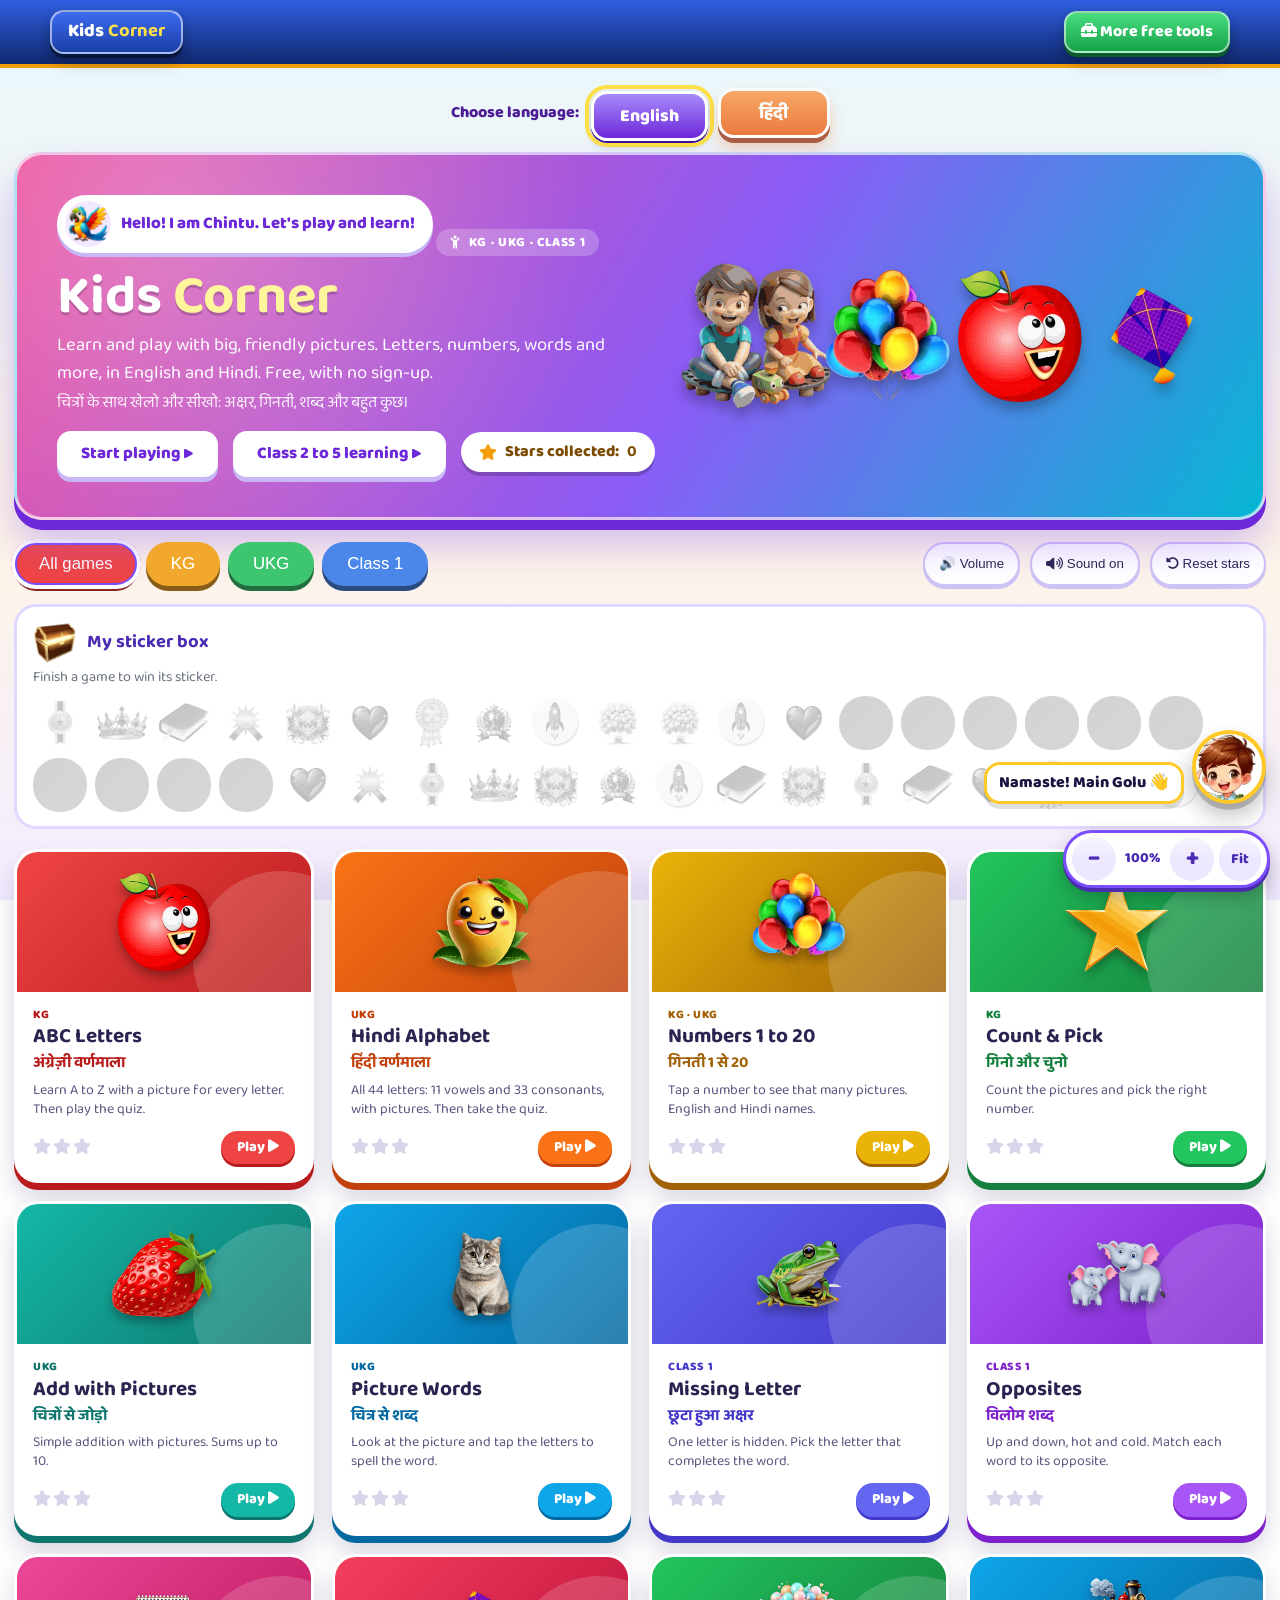
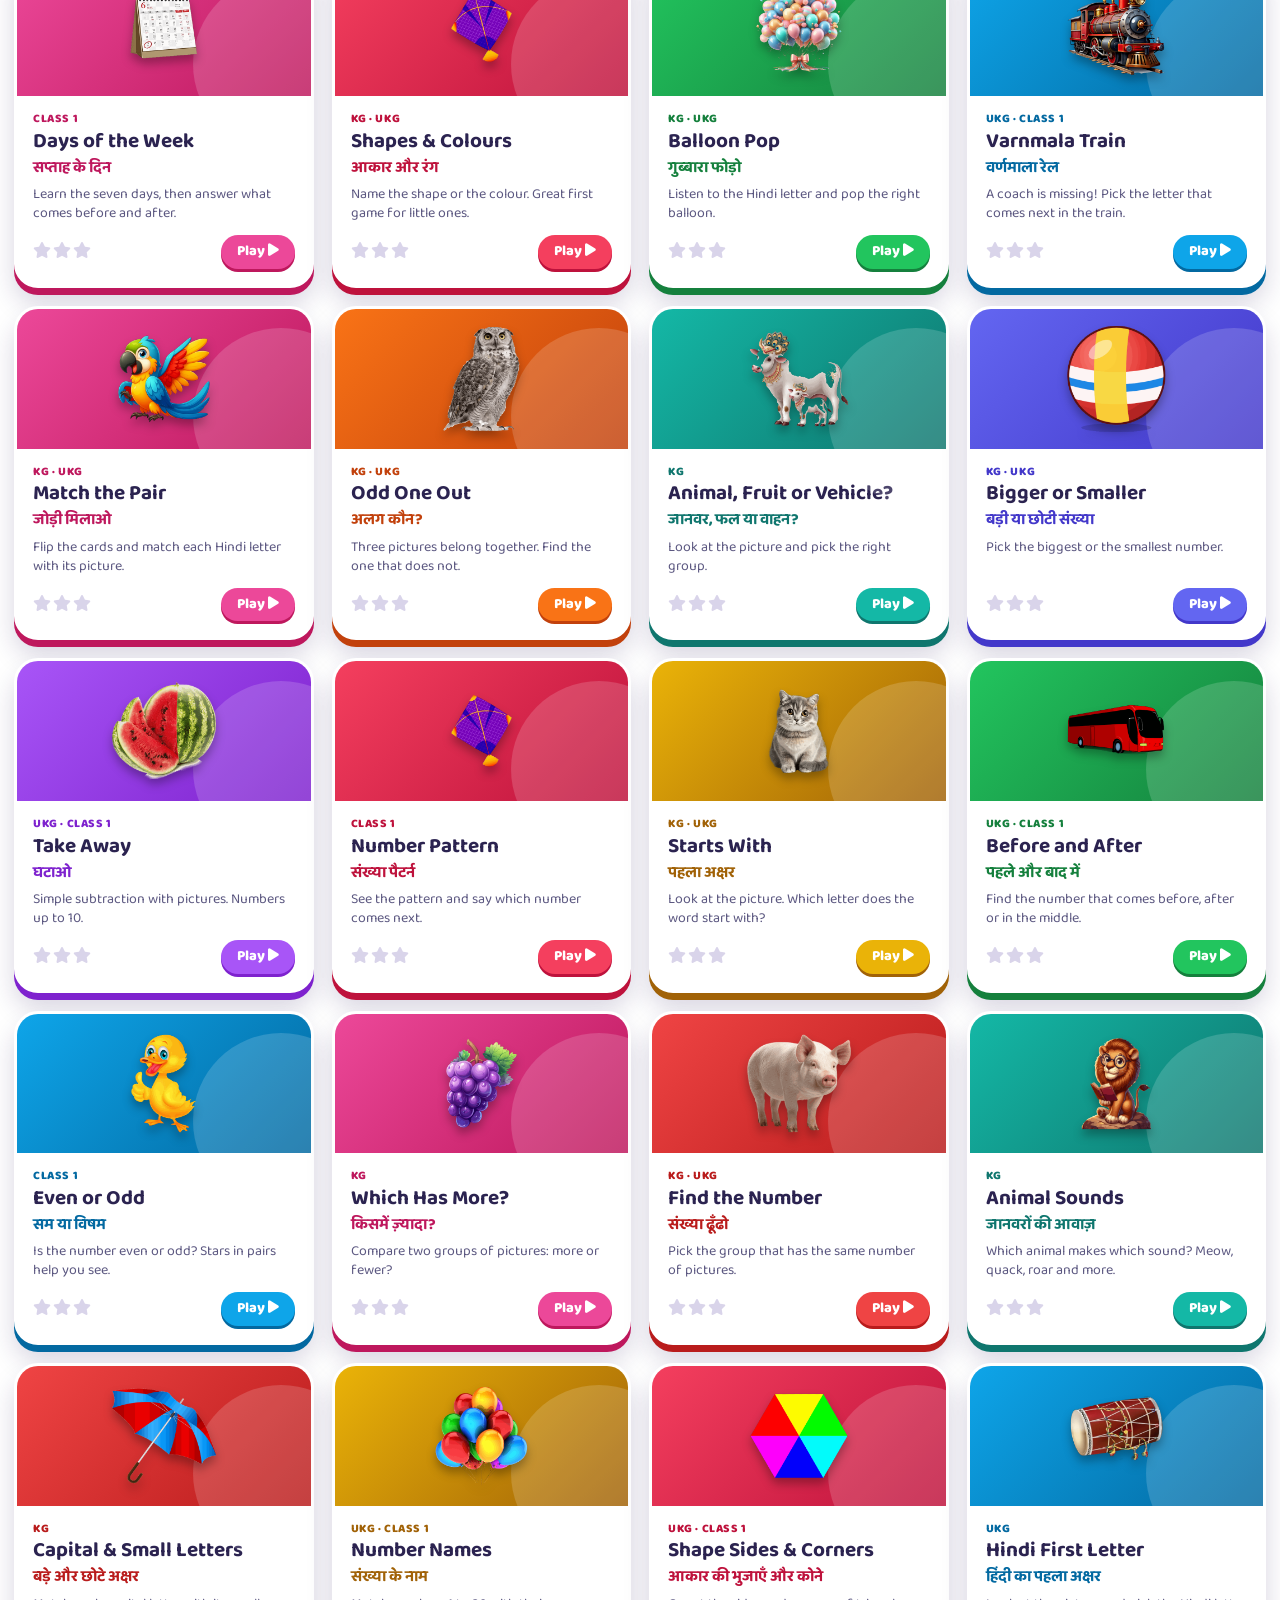
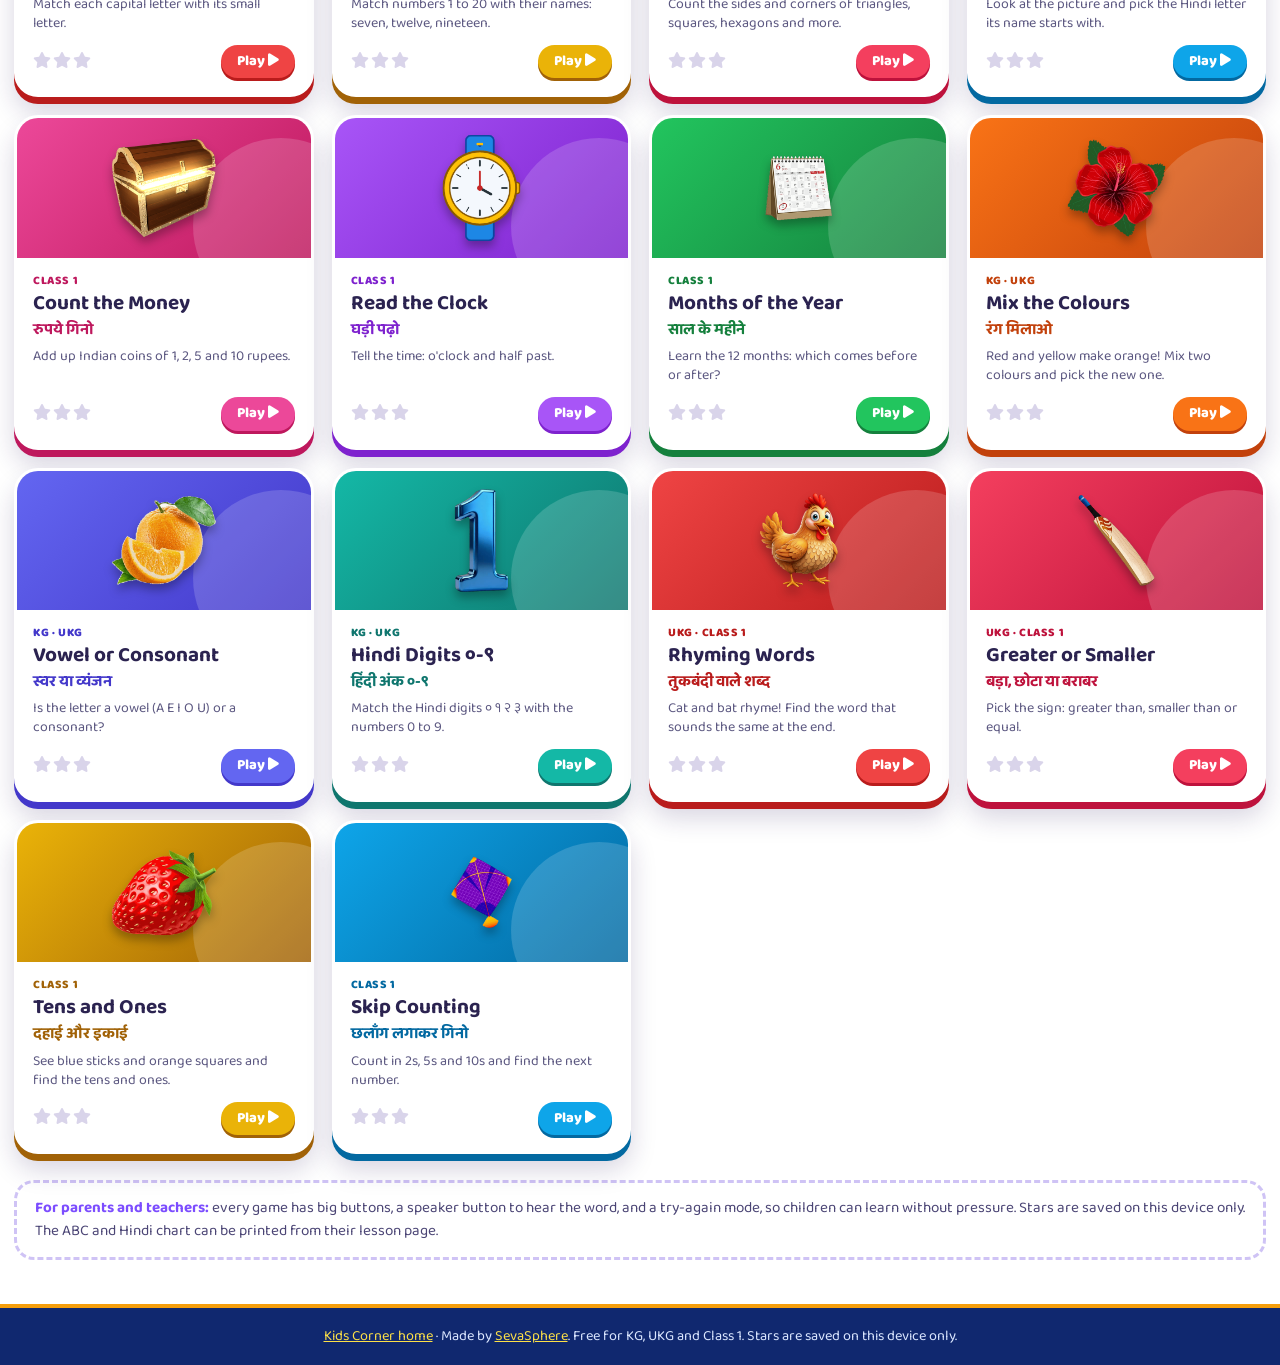
<file: games.html>
<!doctype html>
<html lang="en">
<head>
<meta charset="utf-8">
<meta name="viewport" content="width=device-width, initial-scale=1, viewport-fit=cover">
<title>Kids Corner | Free Games for KG, UKG and Class 1 | SevaSphere</title>
<meta name="description" content="Free Kids Corner: 38 picture games in English and Hindi for KG, UKG and Class 1. Letters, numbers, spelling, subtraction, balloon pop and more.">
<meta name="theme-color" content="#7c4dff"><link rel="canonical" href="https://csc-vle-tools-desk.github.io/Kids-Corner/games.html"><meta name="robots" content="index,follow,max-image-preview:large">
<link rel="icon" type="image/png" href="[data-uri]">
<link rel="stylesheet" href="https://fonts.googleapis.com/css2?family=Baloo+2:wght@500;600;700;800&display=swap">
<link rel="stylesheet" href="https://cdnjs.cloudflare.com/ajax/libs/font-awesome/6.4.0/css/all.min.css">
<style>
:root{
  --brand:#1a3fa6; --brand-strong:#0f2a73; --on-brand:#fff;
  --soft:#e8eefc; --line:#d5dce4; --muted:#5d6b7a; --text:#1b2430;
  --surface:#fff; --bg:#f4f7f6; --danger:#b3261e; --warn:#8a5a00;
  --shadow:0 2px 8px rgba(0,0,0,.06); --radius:12px; --hdr-h:64px;
}
*,*::before,*::after{box-sizing:border-box}
html{scroll-behavior:smooth}
body{margin:0;font-family:"Baloo 2","Segoe UI",system-ui,-apple-system,Arial,sans-serif;color:var(--text);background:var(--bg);line-height:1.5}
.sr-only{position:absolute;width:1px;height:1px;overflow:hidden;clip:rect(0 0 0 0);white-space:nowrap}
.sa-top{background:linear-gradient(180deg,#2f5fe0,#10286f);border-bottom:4px solid #f59e0b;padding:10px 16px}
.sa-top .in{max-width:1180px;margin:0 auto;display:flex;align-items:center;justify-content:space-between;gap:12px;flex-wrap:wrap}
.sa-logo{color:#fff;font-weight:800;font-size:1.15rem;text-decoration:none;padding:6px 16px;border-radius:14px;border:2px solid rgba(255,255,255,.55);background:linear-gradient(180deg,#3d6bf0,#1a3fa6);box-shadow:0 4px 0 #07163f,0 8px 14px rgba(0,0,0,.3)}
.sa-logo b{color:#fde047}
.sa-more{color:#fff;font-weight:800;text-decoration:none;padding:7px 15px;border-radius:13px;border:2px solid rgba(255,255,255,.55);background:linear-gradient(180deg,#4ade80,#16a34a);box-shadow:0 4px 0 #0b5c2a,0 8px 14px rgba(0,0,0,.3)}
.sa-more:hover,.sa-logo:hover{filter:brightness(1.1)}
main{max-width:1180px;margin:0 auto;padding:14px 14px 40px}
.sa-foot{text-align:center;padding:18px 12px;background:#10286f;color:#dbe7ff;border-top:4px solid #f59e0b;font-size:.9rem}
.sa-foot a{color:#fde047}
/* SevaSphere - Kids Corner styles. Playful, big touch targets, works from 320px up. */
body.kids-page{--k-ink:#2b2350;--k-bg1:#e8f7ff;--k-bg2:#fff6e5;background:linear-gradient(180deg,var(--k-bg1),var(--k-bg2) 55%,#f3ecff) fixed !important;font-family:"Baloo 2","Mukta",system-ui,sans-serif}
body.kids-page main{max-width:1200px}
.kc-hero{position:relative;overflow:hidden;border-radius:28px;padding:clamp(22px,4vw,40px);margin:8px 0 22px;color:#fff;
  background:radial-gradient(circle at 12% 18%,rgba(255,255,255,.25),transparent 38%),linear-gradient(135deg,#7c4dff,#ec4899 55%,#f59e0b);box-shadow:0 8px 0 #4c2bb3,0 22px 40px rgba(124,77,255,.35);border:3px solid rgba(255,255,255,.65)}
.kc-hero .eyebrow{display:inline-flex;gap:8px;align-items:center;background:rgba(255,255,255,.22);padding:4px 14px;border-radius:999px;font-weight:800;font-size:.82rem;letter-spacing:.05em;text-transform:uppercase}
.kc-hero h1{margin:10px 0 6px;font-size:clamp(2rem,5.4vw,3.4rem);line-height:1.05;text-shadow:0 3px 0 rgba(0,0,0,.18)}
.kc-hero h1 span{color:#fff59d}
.kc-hero p{margin:0;max-width:560px;font-size:clamp(1rem,2vw,1.15rem);opacity:.97}
.kc-hero .hi{display:block;margin-top:4px;font-size:1rem;opacity:.95}
.kc-hero-pics{position:absolute;right:clamp(8px,3vw,36px);top:50%;transform:translateY(-50%);display:flex;gap:0}
.kc-hero-pics img{width:clamp(70px,11vw,128px);height:auto;filter:drop-shadow(0 8px 6px rgba(0,0,0,.25));margin-left:-18px;animation:kfloat 3.4s ease-in-out infinite}
.kc-hero-pics img:nth-child(2){animation-delay:.5s;transform:translateY(14px)}.kc-hero-pics img:nth-child(3){animation-delay:1s}.kc-hero-pics img:nth-child(4){animation-delay:1.5s}
@keyframes kfloat{0%,100%{translate:0 0}50%{translate:0 -10px}}
.kc-score{display:inline-flex;align-items:center;gap:8px;margin-top:16px;background:#fff;color:#7a4b00;padding:8px 18px;border-radius:999px;font-weight:800;box-shadow:0 4px 0 rgba(0,0,0,.2)}
.kc-score i{color:#f59e0b}
@media(max-width:760px){.kc-hero-pics{display:none}}

.kc-bar{display:flex;flex-wrap:wrap;gap:10px;align-items:center;margin:6px 0 18px}
.kc-tabs{display:flex;flex-wrap:wrap;gap:8px;flex:1}
.kc-tab{border:3px solid #fff;background:#fff;color:var(--k-ink);padding:8px 18px;border-radius:999px;font:800 1rem "Baloo 2",inherit;cursor:pointer;box-shadow:0 4px 0 #cfc3f5;min-height:44px}
.kc-tab[aria-pressed="true"]{background:#7c4dff;color:#fff;box-shadow:0 4px 0 #4c2bb3;border-color:#7c4dff}
.kc-tab small{font-weight:600;opacity:.8}
.kc-mini{border:2px solid #cfc3f5;background:#fff;color:var(--k-ink);padding:8px 14px;border-radius:999px;font:700 .9rem "Baloo 2",inherit;cursor:pointer;min-height:44px}
.kc-mini:hover{border-color:#7c4dff}

.kc-grid{display:grid;grid-template-columns:repeat(auto-fill,minmax(240px,1fr));gap:18px}
.kc-card{--a:#7c4dff;--b:#4c2bb3;display:flex;flex-direction:column;text-decoration:none;color:var(--k-ink);background:#fff;border-radius:24px;overflow:hidden;border:3px solid #fff;box-shadow:0 7px 0 var(--b),0 16px 26px rgba(40,20,90,.18);transition:transform .18s,box-shadow .18s}
.kc-card:hover{transform:translateY(-6px);box-shadow:0 11px 0 var(--b),0 22px 30px rgba(40,20,90,.22)}
.kc-card:active{transform:translateY(3px);box-shadow:0 3px 0 var(--b)}
.kc-thumb{display:grid;place-items:center;padding:14px;background:linear-gradient(135deg,var(--a),var(--b));position:relative}
.kc-thumb::after{content:"";position:absolute;inset:auto -20% -40% auto;width:60%;aspect-ratio:1;border-radius:50%;background:rgba(255,255,255,.16)}
.kc-thumb img{width:min(120px,42%);min-width:92px;height:auto;filter:drop-shadow(0 6px 5px rgba(0,0,0,.3));position:relative;z-index:1;transition:transform .25s}
.kc-card:hover .kc-thumb img{transform:scale(1.1) rotate(-5deg)}
.kc-body{display:flex;flex-direction:column;gap:2px;padding:14px 16px 16px;flex:1}
.kc-lv{font-size:.74rem;font-weight:800;color:var(--b);text-transform:uppercase;letter-spacing:.05em}
.kc-body strong{font-size:1.3rem;line-height:1.15}
.kc-hi{color:var(--b);font-weight:700;font-size:.98rem}
.kc-body small{color:#5b5780;font-size:.88rem;line-height:1.35;margin-top:4px;flex:1}
.kc-foot{display:flex;justify-content:space-between;align-items:center;margin-top:10px}
.kc-foot em{font-style:normal;background:var(--a);color:#fff;padding:6px 16px;border-radius:999px;font-weight:800;font-size:.9rem;box-shadow:0 3px 0 var(--b)}
.kc-stars i{color:#d9d4ea;margin-right:2px}.kc-stars i.on{color:#f59e0b}.kc-stars.big{font-size:2.2rem;display:block;margin:8px 0}
.c1{--a:#ef4444;--b:#b91c1c}.c2{--a:#f97316;--b:#c2410c}.c3{--a:#eab308;--b:#a16207}.c4{--a:#22c55e;--b:#15803d}.c5{--a:#14b8a6;--b:#0f766e}
.c6{--a:#0ea5e9;--b:#0369a1}.c7{--a:#6366f1;--b:#4338ca}.c8{--a:#a855f7;--b:#7e22ce}.c9{--a:#ec4899;--b:#be185d}.c10{--a:#f43f5e;--b:#be123c}

.kc-note{margin:26px 0 4px;background:#fff;border:3px dashed #cfc3f5;border-radius:20px;padding:14px 18px;color:#4b4575;font-size:.95rem}
.kc-note b{color:#7c4dff}
.kc-root.playing .kc-home{display:none}
.kc-root:not(.playing) #kc-stage{display:none}

/* ---- stage ---- */
.ks-head{--a:#7c4dff;--b:#4c2bb3;display:flex;flex-wrap:wrap;align-items:center;gap:10px 16px;padding:14px 18px;border-radius:22px;color:#fff;background:linear-gradient(135deg,var(--a),var(--b));box-shadow:0 6px 0 var(--b);margin-bottom:18px}
.ks-head h2{margin:0;font-size:clamp(1.25rem,3.4vw,1.8rem);flex:1;min-width:180px}
.ks-head h2 span{font-weight:600;opacity:.92;font-size:.8em;margin-left:6px}
.ks-back{color:var(--b);background:#fff;text-decoration:none;font-weight:800;padding:8px 16px;border-radius:999px;box-shadow:0 3px 0 rgba(0,0,0,.25);min-height:44px;display:inline-flex;align-items:center;gap:8px}
.ks-lv{background:rgba(255,255,255,.25);padding:4px 14px;border-radius:999px;font-weight:800;font-size:.85rem}
.ks-body{background:#fff;border:3px solid #fff;border-radius:26px;padding:clamp(14px,3vw,28px);box-shadow:0 12px 30px rgba(40,20,90,.14);min-height:360px}
.kp{display:block;height:auto;max-width:100%;object-fit:contain}
.kb{display:inline-flex;align-items:center;justify-content:center;gap:8px;border:0;border-radius:999px;padding:11px 22px;min-height:46px;background:#7c4dff;color:#fff;font:800 1rem "Baloo 2",inherit;text-decoration:none;cursor:pointer;box-shadow:0 4px 0 #4c2bb3;transition:transform .12s}
.kb:hover{transform:translateY(-2px)}.kb:active{transform:translateY(2px);box-shadow:0 1px 0 #4c2bb3}
.kb-go{background:#22c55e;box-shadow:0 4px 0 #15803d}.kb-alt{background:#fff;color:#4c2bb3;border:2px solid #cfc3f5;box-shadow:0 3px 0 #cfc3f5}
.kb-say{border:0;width:46px;height:46px;border-radius:50%;background:#fbbf24;color:#6b3f00;font-size:1.15rem;cursor:pointer;box-shadow:0 4px 0 #b7791f;flex:0 0 auto}
.kb-say.lg{width:auto;padding:0 20px;border-radius:999px;font:800 1rem "Baloo 2",inherit;display:inline-flex;gap:8px;align-items:center;justify-content:center}
.kz-actions{display:flex;flex-wrap:wrap;gap:10px;justify-content:center;margin-top:18px}
.kz-tools{margin-bottom:12px}

/* learn */
.kl-stage{display:flex;align-items:center;justify-content:center;gap:clamp(6px,2vw,22px)}
.kl-nav{flex:0 0 auto;width:52px;height:52px;border-radius:50%;border:0;background:#ede7ff;color:#4c2bb3;font-size:1.2rem;cursor:pointer;box-shadow:0 4px 0 #cfc3f5}
.kl-card{flex:1;max-width:620px;display:grid;grid-template-columns:minmax(0,1fr) minmax(0,1fr);gap:8px 22px;align-items:center;background:linear-gradient(135deg,#fff8e1,#ffeef8);border-radius:26px;padding:18px;border:3px solid #fff;box-shadow:inset 0 0 0 3px #ffe0a3}
.kl-card .kp.big{width:100%;max-width:260px;margin:auto;filter:drop-shadow(0 10px 8px rgba(0,0,0,.2));animation:kpop .45s}
@keyframes kpop{from{transform:scale(.6) rotate(-8deg);opacity:0}to{transform:none;opacity:1}}
.kl-letter{font-size:clamp(4.2rem,15vw,7rem);font-weight:800;line-height:1;color:#7c4dff;text-shadow:0 5px 0 #d9ccff}
.kl-letter small{font-size:.55em;margin-left:10px;color:#ec4899;text-shadow:0 4px 0 #ffd0e6}
.kl-line{font-size:clamp(1.3rem,3.5vw,1.9rem);font-weight:700;color:var(--k-ink)}
.kl-line b{color:#ef4444}.kl-line span{display:block;font-size:.8em;color:#7c4dff}
.kl-card>.kb-say{grid-column:1/-1;justify-self:center}
.kl-tiles{display:grid;grid-template-columns:repeat(auto-fill,minmax(52px,1fr));gap:8px;margin:20px auto 0;max-width:760px}
.kl-tile{border:0;border-radius:14px;padding:8px 0;min-height:52px;background:#fff;border:3px solid #e1d8ff;color:#4c2bb3;font:800 1.35rem "Baloo 2",inherit;cursor:pointer;transition:transform .12s}
.kl-tile:hover{transform:translateY(-3px);border-color:#7c4dff}.kl-tile.on{background:#7c4dff;color:#fff;border-color:#7c4dff;transform:scale(1.08)}
@media(max-width:600px){.kl-card{grid-template-columns:1fr;text-align:center}.kl-nav{width:42px;height:42px}}

/* numbers explorer */
.kn-show{display:grid;grid-template-columns:200px 1fr;gap:18px;align-items:center;background:linear-gradient(135deg,#fff8e1,#e8f7ff);border-radius:24px;padding:18px;box-shadow:inset 0 0 0 3px #ffe0a3}
.kn-num{text-align:center}.kn-num b{display:block;font-size:6rem;line-height:1;color:#ef4444;text-shadow:0 5px 0 #ffc9c9}
.kn-num span{display:block;font-size:1.4rem;font-weight:800;color:#4c2bb3;text-transform:capitalize}.kn-num span[lang=hi]{color:#ec4899;text-transform:none}
.kn-items{display:flex;flex-wrap:wrap;gap:4px 6px;justify-content:center}
.kn-i{animation:kpop .35s both}.kn-i img{width:clamp(38px,8vw,60px)}
.kl-tiles.nums{grid-template-columns:repeat(auto-fill,minmax(54px,1fr))}
@media(max-width:600px){.kn-show{grid-template-columns:1fr}.kn-num b{font-size:4.5rem}}

/* quiz */
.kz{max-width:820px;margin:0 auto;text-align:center}
.kz-bar{height:12px;border-radius:99px;background:#ece6ff;overflow:hidden}.kz-bar i{display:block;height:100%;background:linear-gradient(90deg,#22c55e,#a3e635);border-radius:99px;transition:width .4s}
.kz-top{display:flex;justify-content:space-between;color:#6b6791;font-weight:800;margin:8px 4px 6px}
.kz-prompt{display:flex;flex-wrap:wrap;align-items:center;justify-content:center;gap:12px 18px;margin:10px 0 18px;font-size:clamp(1.3rem,3.6vw,2rem);font-weight:800;color:var(--k-ink)}
.kz-prompt>.kz-q,.kz-prompt>.kz-sub{flex-basis:100%}
.kz-q b{color:#ef4444}.kz-big{font-size:1.4em;color:#7c4dff!important}.kz-sub{font-size:.7em;color:#ec4899;font-weight:700}
.kz-pic .kp{width:clamp(120px,28vw,190px);filter:drop-shadow(0 8px 6px rgba(0,0,0,.2))}.kz-pic.big .kp{width:clamp(130px,32vw,210px)}
.kz-set{display:flex;flex-wrap:wrap;justify-content:center;gap:2px;margin:8px 0;flex-basis:100%}
.kz-set .kp.sm{width:clamp(44px,9vw,68px)}.kz-set .kp.xs{width:clamp(30px,6vw,46px)}
.kz-sum{display:flex;flex-wrap:wrap;align-items:center;justify-content:center;gap:6px 14px;flex-basis:100%}
.kz-sum>b{font-size:2.4rem;color:#7c4dff}.kz-sum .q{color:#ef4444}
.kz-sum .kz-set{flex-basis:auto;max-width:42%;padding:6px 8px;background:#fff8e1;border-radius:16px}
.kz-shape{width:clamp(120px,26vw,170px);height:auto;filter:drop-shadow(0 8px 6px rgba(0,0,0,.18))}
.kz-word{flex-basis:100%;display:flex;gap:8px;justify-content:center}
.kz-word span{min-width:clamp(46px,11vw,70px);padding:6px 0;background:#ede7ff;border-radius:14px;font-size:clamp(2rem,7vw,3.2rem);color:#4c2bb3;line-height:1.1}
.kz-word .kz-blank{background:#fff;border:4px dashed #ef4444;color:#ef4444}
.kz-opts{display:grid;gap:14px;grid-template-columns:repeat(3,minmax(0,1fr))}
.kz-opts.words,.kz-opts.swatches{grid-template-columns:repeat(auto-fit,minmax(150px,1fr))}
.kz-opt{display:flex;flex-direction:column;align-items:center;justify-content:center;gap:4px;border:4px solid #e1d8ff;background:#fff;border-radius:22px;padding:12px 8px;min-height:96px;cursor:pointer;color:var(--k-ink);font:800 1.15rem "Baloo 2",inherit;box-shadow:0 5px 0 #e1d8ff;transition:transform .12s,border-color .12s}
.kz-opt:hover:not(:disabled){transform:translateY(-3px);border-color:#7c4dff}
.kz-opt .kp{width:min(120px,80%)}.kz-opt .hi{font-size:.85em;color:#7c4dff}
.kz-opts.pics .kz-opt{min-height:150px}
.kz-letter{font-size:clamp(2rem,7vw,3.2rem);line-height:1.1;color:#4c2bb3}
.kz-word-opt{font-size:1.25rem}.kz-word-opt small{display:block;color:#7c4dff;font-size:.8em}
.kz-sw{width:58px;height:58px;border-radius:50%;border:4px solid #fff;box-shadow:0 0 0 3px rgba(0,0,0,.12),inset 0 -6px 0 rgba(0,0,0,.15)}
.kz-opt.good{background:#dcfce7;border-color:#22c55e;box-shadow:0 5px 0 #15803d;animation:kpop .35s}
.kz-opt.bad{background:#fee2e2;border-color:#ef4444;box-shadow:0 5px 0 #b91c1c;animation:kshake .35s;opacity:.7}
@keyframes kshake{25%{transform:translateX(-8px)}75%{transform:translateX(8px)}}
.kz-msg{min-height:1.8em;margin:14px 0 0;font-size:1.25rem;font-weight:800;color:#6b6791}.kz-msg.ok{color:#15803d}.kz-msg.no{color:#dc2626}
.kz-done{text-align:center;padding:12px 0}.kz-done h3{font-size:2.2rem;margin:4px 0;color:#7c4dff}.kz-done p{font-size:1.2rem;margin:0}.kz-trophy{font-size:5rem;animation:kpop .6s}
@media(max-width:520px){.kz-opts{gap:9px}.kz-opts.pics .kz-opt{min-height:128px}.kz-opt{padding:8px 4px}}

/* spelling tiles */
.kw-slots{display:flex;gap:10px;justify-content:center;margin:6px 0 18px;flex-wrap:wrap}
.kw-slot{width:clamp(52px,14vw,72px);height:clamp(60px,15vw,80px);border:4px dashed #b9a8f5;border-radius:16px;display:grid;place-items:center;font-size:clamp(2rem,7vw,3rem);font-weight:800;color:#15803d;background:#faf7ff}
.kw-slot.ok{border:4px solid #22c55e;background:#dcfce7;animation:kpop .3s}
.kw-tiles{display:flex;gap:12px;justify-content:center;flex-wrap:wrap}
.kw-tile{width:clamp(56px,15vw,76px);height:clamp(62px,16vw,82px);border:0;border-radius:16px;background:#fbbf24;color:#5b3600;font:800 clamp(1.8rem,6vw,2.6rem) "Baloo 2",inherit;cursor:pointer;box-shadow:0 6px 0 #b7791f;transition:transform .12s}
.kw-tile:hover:not(:disabled){transform:translateY(-3px)}.kw-tile:disabled{opacity:.25;box-shadow:none;transform:translateY(5px)}
.kw-tile.bad{background:#fca5a5;animation:kshake .35s}

/* days */
.kd-top{display:flex;align-items:center;justify-content:center;gap:18px;flex-wrap:wrap;text-align:center;font-size:1.2rem;font-weight:700}
.kd-top .kp.big{width:150px}
.kd-week{display:grid;grid-template-columns:repeat(auto-fit,minmax(150px,1fr));gap:12px;margin-top:16px}
.kd-day{display:flex;flex-direction:column;align-items:center;gap:2px;border:0;border-radius:20px;padding:14px 8px;color:#fff;cursor:pointer;font:800 1.2rem "Baloo 2",inherit;box-shadow:0 6px 0 rgba(0,0,0,.25);transition:transform .15s;position:relative}
.kd-day .n{position:absolute;left:10px;top:8px;width:26px;height:26px;border-radius:50%;background:rgba(255,255,255,.3);font-size:.85rem;display:grid;place-items:center}
.kd-day span[lang=hi]{font-weight:700;font-size:1rem;opacity:.95}.kd-day:hover{transform:translateY(-4px)}.kd-day.pop{animation:kpop .35s}
.d0{background:#ef4444}.d1{background:#f97316}.d2{background:#16a34a}.d3{background:#0ea5e9}.d4{background:#6366f1}.d5{background:#a855f7}.d6{background:#ec4899}

#kc-confetti{position:fixed;inset:0;pointer-events:none;overflow:hidden;z-index:9999}
#kc-confetti span{position:absolute;top:-40px;animation:kfall linear forwards}
@keyframes kfall{to{transform:translateY(112vh) rotate(360deg)}}
.sr-only{position:absolute;width:1px;height:1px;overflow:hidden;clip:rect(0 0 0 0)}

/* printable chart */
#kc-print{display:none}
@media print{
  body.kc-printing>*:not(#kc-print){display:none!important}
  body.kc-printing #kc-print{display:block;color:#000}
  body.kc-printing{background:#fff!important}
  #kc-print h1{text-align:center;margin:0;font-size:26pt}#kc-print p{text-align:center;margin:2pt 0 10pt;color:#555}
  .pc-grid{display:grid;grid-template-columns:repeat(4,1fr);gap:8pt}
  .pc-cell{border:1.5pt solid #999;border-radius:8pt;text-align:center;padding:5pt;break-inside:avoid;font-size:12pt}
  .pc-cell img{width:62pt;height:62pt;margin:0 auto}
  @page{size:A4;margin:12mm}
}

@media(max-width:600px){
  .kc-bar{flex-direction:column;align-items:stretch}
  .kc-tabs{flex:none;display:grid;grid-template-columns:repeat(4,auto);gap:6px;justify-content:start}
  .kc-tab{padding:8px 12px;font-size:.92rem}
  .kc-bar .kc-mini{align-self:flex-start}
}


/* ---- v17 language switch (English / Hindi) ---- */
.kc-langbar{display:flex;align-items:center;justify-content:center;gap:12px;flex-wrap:wrap;margin:6px 0 14px}
.kc-ll{font-weight:800;color:#4c1d95;font-size:1rem}
.kc-lang{display:inline-flex;gap:10px}
.kc-lbtn{font:inherit;font-weight:800;font-size:1.1rem;padding:9px 26px;min-width:112px;border-radius:16px;cursor:pointer;color:#fff;border:3px solid #fff;
  background:linear-gradient(180deg,#a78bfa,#6d28d9);box-shadow:0 5px 0 #3b0f94,0 10px 16px rgba(76,29,149,.35);transition:transform .12s,box-shadow .12s,filter .15s;opacity:.78}
.kc-lbtn[data-l="hi"]{background:linear-gradient(180deg,#fb923c,#ea580c);box-shadow:0 5px 0 #9a3412,0 10px 16px rgba(234,88,12,.35)}
.kc-lbtn:hover{filter:brightness(1.1)}
.kc-lbtn[aria-pressed="true"]{opacity:1;transform:translateY(3px);outline:4px solid #fde047;outline-offset:2px;box-shadow:0 2px 0 #3b0f94,0 4px 8px rgba(0,0,0,.25)}
.kc-lbtn[data-l="hi"][aria-pressed="true"]{box-shadow:0 2px 0 #9a3412,0 4px 8px rgba(0,0,0,.25)}
.kc-lbtn:focus-visible{outline:4px solid #111;outline-offset:3px}
.kc-hero .hi:empty{display:none}
@media(max-width:520px){.kc-lbtn{min-width:0;flex:1;padding:9px 14px}.kc-lang{flex:1;max-width:320px}}
.kc-hero-pics img:nth-child(2){display:none}
.kc-hero-main{width:clamp(110px,16vw,170px);height:auto;filter:drop-shadow(0 8px 10px rgba(0,0,0,.3))}

/* ---- v19: Hindi Varnmala 44, mascot, new games ---- */
.kp-ltr{display:flex;align-items:center;justify-content:center;aspect-ratio:1;width:100%;border-radius:26px;background:linear-gradient(135deg,#7c4dff,#ec4899);color:#fff;font-weight:800;font-size:clamp(3rem,16vw,6rem);text-shadow:0 4px 0 rgba(0,0,0,.18)}
.kz-pic .kp-ltr,.kz-opt .kp-ltr{max-width:130px}
.kl-legend{display:flex;justify-content:center;gap:10px;margin:14px 0 0;font-weight:800;font-size:.95rem}
.kl-legend span{padding:5px 14px;border-radius:999px;background:#e6f0ff;color:#1d4ed8}.kl-legend .vow{background:#ffe3ec;color:#be185d}
.kl-tile.vow{background:#ffe3ec;color:#be185d}.kl-tiles{grid-template-columns:repeat(auto-fill,minmax(46px,1fr))}
.kc-mascot{position:fixed;left:6px;bottom:6px;width:84px;z-index:40;pointer-events:none}
.kc-mascot img{width:100%;height:auto;filter:drop-shadow(0 4px 6px rgba(0,0,0,.25));animation:kbob 3s ease-in-out infinite}
.kc-root:not(.playing) .kc-mascot{display:none}
.kc-bubble{position:absolute;left:62px;bottom:62px;background:#fff;color:#4c2bb3;font-weight:800;padding:6px 12px;border-radius:14px;border:3px solid #7c4dff;white-space:nowrap;opacity:0;transform:scale(.6);transition:.2s}
.kc-mascot.talk .kc-bubble{opacity:1;transform:none}.kc-mascot.talk img{animation:kjump .5s ease 2}
@keyframes kbob{50%{transform:translateY(-5px)}}@keyframes kjump{50%{transform:translateY(-16px) rotate(-6deg)}}
.kc-shelf{background:#fff;border:3px solid #e1d8ff;border-radius:22px;padding:14px 16px;margin:0 0 20px}
.kc-shelf h2{display:flex;align-items:center;gap:10px;margin:0;font-size:1.15rem;color:#4c2bb3}.kc-shelf .kc-chest{width:44px}.kc-shelf p{margin:2px 0 8px;color:#6b7280;font-size:.9rem}
.kc-stk{display:flex;flex-wrap:wrap;gap:8px}.kc-sticker{width:54px;height:54px;display:block;filter:grayscale(1);opacity:.28}.kc-sticker.on{filter:none;opacity:1}.kc-sticker img{width:100%;height:100%}
.kz-badge{width:120px;margin:0 auto}
.kz-opts.balloons{grid-template-columns:repeat(3,minmax(0,1fr))}.kz-opts.balloons .kz-opt{border:0;background:transparent;min-height:130px}
.bln{display:flex;align-items:center;justify-content:center;width:82px;height:102px;border-radius:50% 50% 48% 48%;color:#fff;font-size:2.3rem;font-weight:800;position:relative;box-shadow:inset -8px -10px 0 rgba(0,0,0,.12);animation:kfloat 3s ease-in-out infinite}
.bln:after{content:"";position:absolute;left:50%;top:100%;width:2px;height:20px;background:#9ca3af}
.b0{background:#ef4444}.b1{background:#f97316}.b2{background:#22c55e}.b3{background:#0ea5e9}.b4{background:#8b5cf6}.b5{background:#ec4899}
.kz-opt:nth-child(2n) .bln{animation-delay:.6s}.kz-opt:nth-child(3n) .bln{animation-delay:1.2s}
.kz-opt.good .bln{animation:kburst .4s forwards}@keyframes kfloat{50%{transform:translateY(-9px)}}@keyframes kburst{to{transform:scale(1.6);opacity:0}}
.tr-row{display:flex;align-items:flex-end;justify-content:center;gap:2px;margin:12px 0}.tr-eng{width:clamp(70px,19vw,120px)}
.tr-coach{width:clamp(62px,16vw,110px);aspect-ratio:1;display:flex;align-items:center;justify-content:center;color:#fff;font-size:clamp(1.3rem,5vw,2.3rem);font-weight:800;text-shadow:0 2px 0 #000,0 0 6px #000}
.tr-coach.gap{filter:grayscale(1);opacity:.55;animation:kfloat 1.4s infinite}
.mm-top{display:flex;justify-content:space-between;gap:10px;font-weight:800;color:#4c2bb3;margin-bottom:10px}
.mm-grid{display:grid;grid-template-columns:repeat(4,minmax(0,1fr));gap:10px;max-width:560px;margin:0 auto}
@media(max-width:420px){.mm-grid{grid-template-columns:repeat(3,minmax(0,1fr))}}
.mm-card{border:0;background:none;padding:0;aspect-ratio:3/4;perspective:600px;cursor:pointer}
.mm-in{display:block;position:relative;width:100%;height:100%;transition:transform .4s;transform-style:preserve-3d}.mm-card.up .mm-in,.mm-card.ok .mm-in{transform:rotateY(180deg)}
.mm-back,.mm-face{position:absolute;inset:0;border-radius:14px;backface-visibility:hidden;overflow:hidden}
.mm-back{background:#fff center/100% 100% no-repeat;border:3px solid #fff;box-shadow:0 3px 8px rgba(0,0,0,.2)}
.mm-face{transform:rotateY(180deg);background:#fff;border:3px solid #e1d8ff;display:flex;flex-direction:column;align-items:center;justify-content:center;gap:2px;padding:4px}
.mm-card.ok .mm-face{border-color:#22c55e;background:#ecfdf5}.mm-face img{width:80%}.mm-face small{font-weight:800;color:#4c2bb3}.mm-ltr{font-size:2.6rem;color:#7c4dff}
.mm-back{background-image:url(assets/kids/card-back.png)}

/* v20: mobile fit + zoom */
html,body{max-width:100%;overflow-x:hidden}
main{zoom:var(--kz,1);touch-action:pan-x pan-y}
img,svg{max-width:100%}
.kc-hero,.kc-grid,.ks-head,.kz,.kc-bar,.kc-tabs{max-width:100%;min-width:0}
@media(max-width:600px){
 main{padding:8px 8px 96px}.sa-top{padding:8px 10px}.sa-logo{font-size:1rem;padding:5px 12px}.sa-more{font-size:.85rem;padding:6px 11px}
 .kc-hero{border-radius:20px;padding:18px 14px}.kc-grid{grid-template-columns:repeat(auto-fill,minmax(145px,1fr));gap:12px}
 .kc-tab{padding:6px 13px;font-size:.95rem}.kc-card{border-radius:18px}}
.kz-ctl{position:fixed;right:10px;bottom:calc(12px + env(safe-area-inset-bottom,0px));z-index:60;display:flex;gap:5px;align-items:center;background:#fff;border:3px solid #7c4dff;border-radius:999px;padding:4px 6px;box-shadow:0 4px 0 #4c2bb3,0 8px 18px rgba(0,0,0,.25)}
.kz-ctl button{width:44px;height:44px;border-radius:50%;border:0;background:#ede7ff;color:#4c2bb3;font:800 1.5rem/1 "Baloo 2",sans-serif;cursor:pointer}
.kz-ctl button:active{background:#7c4dff;color:#fff}
.kz-ctl .fit{width:auto;border-radius:999px;padding:0 12px;font-size:.9rem}
.kz-ctl output{min-width:44px;text-align:center;font-weight:800;color:#4c2bb3;font-size:.9rem}
.kz-opts.pics:has(>:nth-child(4):last-child){grid-template-columns:repeat(2,minmax(0,1fr))}

/* v21 */
@keyframes eT{from{transform:translateY(-260px) rotate(-20deg);opacity:0}to{transform:none;opacity:1}}
@keyframes eB{from{transform:translateY(260px) rotate(20deg);opacity:0}to{transform:none;opacity:1}}
@keyframes eL{from{transform:translateX(-300px) rotate(-30deg);opacity:0}to{transform:none;opacity:1}}
@keyframes eR{from{transform:translateX(300px) rotate(30deg);opacity:0}to{transform:none;opacity:1}}
@keyframes eTL{from{transform:translate(-240px,-220px) scale(.3);opacity:0}to{transform:none;opacity:1}}
@keyframes eBR{from{transform:translate(240px,220px) scale(.3);opacity:0}to{transform:none;opacity:1}}
@keyframes eS{from{transform:scale(0) rotate(360deg);opacity:0}to{transform:none;opacity:1}}
.kn-i{display:inline-block;animation-duration:.75s;animation-timing-function:cubic-bezier(.2,1.4,.4,1);animation-fill-mode:both}
.kn-show{overflow:hidden}.kn-i img{width:clamp(48px,13vw,74px)!important}
.kz-opt,.kl-tile,.kc-tab,.kc-mini,.kb,.kb-say,.kz-ctl button{background-image:linear-gradient(180deg,rgba(255,255,255,.55),rgba(255,255,255,0) 55%);transition:transform .08s,box-shadow .08s}
.kz-opt{border-bottom-width:8px;box-shadow:0 6px 0 #b9a8f5,0 12px 14px rgba(60,30,140,.22)}
.kz-opt:active:not(:disabled),.kl-tile:active,.kb:active,.kc-tab:active,.kc-mini:active,.kb-say:active{transform:translateY(5px);box-shadow:0 1px 0 rgba(0,0,0,.3)}
.kb,.kc-tab,.kc-mini,.kl-tile,.kb-say{box-shadow:0 5px 0 rgba(0,0,0,.28),0 9px 12px rgba(0,0,0,.16)}
.kz-opts.balloons .kz-opt{background-image:none;box-shadow:none}
.kthumb{position:fixed;left:50%;top:30%;font-size:4rem;z-index:90;pointer-events:none;animation:kthumb 1s both}
@keyframes kthumb{0%{transform:translate(-50%,-50%) scale(.2);opacity:0}25%{transform:translate(-50%,-50%) scale(1.2);opacity:1}70%{transform:translate(-50%,-50%) scale(1);opacity:1}100%{transform:translate(-50%,-90%);opacity:0}}
.kz-fill{background:#dcfce7!important;color:#15803d!important;border-radius:14px;animation:kpop2 .5s both}
@keyframes kpop2{from{transform:scale(.4)}to{transform:none}}
.kz-gone{opacity:.28;filter:grayscale(1)}.kz-eq{display:inline-block;font-size:2.6rem;color:#15803d;animation:kpop2 .5s both}
.bln2{position:relative;display:block;width:76px;margin:0 auto;animation:kfloat 3s ease-in-out infinite}.bln2 img{width:100%;height:auto;display:block}
.bln2 b{position:absolute;left:0;right:0;top:13%;text-align:center;font-size:2rem;color:#fff;text-shadow:0 0 3px #000,0 2px 2px #000}
.kz-opts.balloons .kz-opt:nth-child(2n) .bln2{animation-delay:.6s}.kz-opts.balloons .kz-opt:nth-child(3n) .bln2{animation-delay:1.2s}
.kz-opt.good .bln2{animation:kburst .45s forwards}
.tr-wrap{flex-basis:100%;width:100%;display:flex;align-items:flex-end;justify-content:center;margin:14px 0}.tr-eng{width:clamp(64px,17vw,110px);flex:none;margin-right:-6px;position:relative;z-index:2}
.tr-car{position:relative;flex:1;max-width:520px;min-width:0;padding-bottom:16px}.tr-roof{height:12px;background:#facc15;border-radius:8px 8px 0 0;box-shadow:0 3px 0 #a16207}
.tr-win{display:grid;grid-template-columns:repeat(6,1fr);gap:5px;padding:8px 8px 12px;background:linear-gradient(#ef4444,#b91c1c);border-radius:0 0 10px 10px;box-shadow:0 5px 0 #7f1d1d}
.tw{aspect-ratio:1/1.15;background:#e0f2fe;border:3px solid #fff;border-radius:8px;display:flex;align-items:center;justify-content:center;font-size:clamp(1.1rem,5.2vw,2rem);font-weight:800;color:#1e3a8a;box-shadow:inset 0 3px 6px rgba(0,0,0,.25)}
.tw.gap{background:#fef08a;color:#dc2626;animation:kfloat 1s infinite}.tw.fill{background:#bbf7d0;color:#15803d;animation:kpop2 .5s both}
.tr-wh{display:flex;justify-content:space-around;position:absolute;left:8%;right:8%;bottom:0}.tr-wh i{width:22px;height:22px;border-radius:50%;background:#1f2937;border:4px solid #9ca3af}
.mm-back{display:flex;align-items:center;justify-content:center;color:#fff;font-size:2rem;font-weight:800}
.mm-back.lb{background:linear-gradient(135deg,#3b82f6,#1d4ed8)}.mm-back.pb{background:linear-gradient(135deg,#fb923c,#ea580c)}
.mm-help{background:#fff8e1;border:3px dashed #f59e0b;border-radius:16px;padding:8px 12px;margin-bottom:10px;font-weight:700;color:#7a4b00}.mm-peek{display:flex;margin:14px auto 0}
.kdock{position:fixed;left:0;right:0;bottom:0;z-index:70;display:none;gap:6px;padding:6px 8px calc(6px + env(safe-area-inset-bottom,0px));background:linear-gradient(#6d4fe0,#3b1f9a);border-top:4px solid #f59e0b}
body.kc-playing .kdock{display:flex}
.kdock button{flex:1;min-width:0;border:0;border-radius:16px;padding:4px 0 3px;background:linear-gradient(#fff,#e9e1ff);color:#4c2bb3;box-shadow:0 4px 0 #a78bfa;cursor:pointer;font-family:inherit}
.kdock button:active{transform:translateY(3px);box-shadow:0 1px 0 #a78bfa}.kdock button span{display:block;font-size:1.35rem;line-height:1.2}.kdock small{display:block;font-size:.66rem;font-weight:800}
.kpanel{position:fixed;left:8px;right:8px;bottom:calc(78px + env(safe-area-inset-bottom,0px));z-index:80;background:#fff;border:3px solid #7c4dff;border-radius:22px;padding:12px;box-shadow:0 10px 30px rgba(0,0,0,.35);max-height:55vh;overflow:auto}
.kpanel[hidden]{display:none}.kpanel label{display:flex;align-items:center;gap:10px;font-weight:800;color:#4c2bb3;margin-bottom:10px}.kpanel input[type=range]{flex:1;height:30px}
.kgrid{display:grid;grid-template-columns:repeat(3,minmax(0,1fr));gap:8px}.kg{display:flex;flex-direction:column;align-items:center;text-align:center;text-decoration:none;font-weight:800;font-size:.8rem;color:#4c2bb3;background:#f3eeff;border-radius:14px;padding:6px;box-shadow:0 4px 0 #cfc3f5}.kg img{width:44px;height:44px}
body.kc-playing .kz-ctl{display:none}.kzr{display:flex;align-items:center;justify-content:center;gap:10px}.kzr .kb{font-size:1.4rem;min-width:56px}.kzr b{min-width:56px;text-align:center;color:#4c2bb3;font-size:1.2rem}.kzh{margin:10px 0 0;text-align:center;font-weight:700;color:#6b6791}body.kc-playing .kc-mascot{bottom:80px}body.kc-playing main{padding-bottom:150px}
.kz-q .kz-eq,.kz-q b.kz-eq{color:#15803d!important}
@media print{.kdock,.kpanel{display:none!important}}
@media print{.kz-ctl{display:none}}
</style>
  <meta property="og:type" content="website">
  <meta property="og:site_name" content="SevaSphere">
  <meta property="og:locale" content="en_IN">
  <meta property="og:title" content="Kids Corner | Free Games for KG, UKG and Class 1 | SevaSphere">
  <meta property="og:description" content="Free Kids Corner: 38 picture games in English and Hindi for KG, UKG and Class 1. Letters, numbers, spelling, subtraction, balloon pop and more.">
  <meta property="og:url" content="https://csc-vle-tools-desk.github.io/Kids-Corner/games.html">
  <meta property="og:image" content="https://csc-vle-tools-desk.github.io/Kids-Corner/og-image.png">
  <meta name="twitter:card" content="summary_large_image">
  <meta name="twitter:title" content="Kids Corner | Free Games for KG, UKG and Class 1 | SevaSphere">
  <meta name="twitter:description" content="Free Kids Corner: 38 picture games in English and Hindi for KG, UKG and Class 1. Letters, numbers, spelling, subtraction, balloon pop and more.">
  <meta name="twitter:image" content="https://csc-vle-tools-desk.github.io/Kids-Corner/og-image.png">
  <script type="application/ld+json">{"@context": "https://schema.org", "@type": "WebApplication", "name": "Kids Corner", "url": "https://csc-vle-tools-desk.github.io/Kids-Corner/games.html", "description": "Free Kids Corner: 38 picture games in English and Hindi for KG, UKG and Class 1. Letters, numbers, spelling, subtraction, balloon pop and more.", "applicationCategory": "EducationalApplication", "operatingSystem": "Any (web browser)", "browserRequirements": "Requires JavaScript", "inLanguage": "en-IN, hi-IN", "isAccessibleForFree": true, "offers": {"@type": "Offer", "price": "0", "priceCurrency": "INR"}, "publisher": {"@type": "Organization", "name": "SevaSphere", "url": "https://csc-vle-tools-desk.github.io/SevaSphere/"}, "audience": {"@type": "PeopleAudience", "suggestedMinAge": 3, "suggestedMaxAge": 8}}</script>
<style id="kc-v26">
/* v26: demo-style hero, coloured 3D level buttons, livelier cards */
body.kids-page main{max-width:1500px}
.kc-hero{background:radial-gradient(circle at 12% 18%,rgba(255,255,255,.28),transparent 38%),linear-gradient(120deg,#ec4899,#8b5cf6 55%,#06b6d4);box-shadow:0 10px 0 #6d28d9,0 24px 40px rgba(139,92,246,.4)}
.kc-greet{display:inline-flex;align-items:center;gap:10px;margin:0 0 6px;background:#fff;color:#6d28d9;font-weight:800;font-size:1.05rem;padding:6px 18px 6px 8px;border-radius:999px;box-shadow:0 4px 0 #c7b8f5}
.kc-greet img{border-radius:50%;background:#f3e8ff;animation:kbob 1.8s ease-in-out infinite}
@keyframes kbob{50%{transform:translateY(-5px) rotate(8deg)}}
.kc-start{display:inline-flex;align-items:center;gap:8px;margin:16px 12px 0 0;padding:10px 24px;border-radius:14px;font-weight:800;font-size:1.05rem;text-decoration:none;color:#6d28d9;background:#fff;box-shadow:0 5px 0 #c7b8f5;transition:transform .12s,box-shadow .12s}
.kc-start:hover{transform:translateY(-3px);box-shadow:0 8px 0 #c7b8f5}.kc-start:active{transform:translateY(4px);box-shadow:0 1px 0 #c7b8f5}
.kc-hero-pics img{width:clamp(80px,12vw,150px)}
.kc-tab{--t:#ef4444;color:#fff;border-color:transparent;background:var(--t);box-shadow:0 5px 0 color-mix(in srgb,var(--t) 55%,#000);transition:transform .12s,box-shadow .12s;font-size:1.05rem;padding:8px 22px}
.kc-tab[data-lv="KG"]{--t:#f59e0b}.kc-tab[data-lv="UKG"]{--t:#22c55e}.kc-tab[data-lv="Class 1"]{--t:#3b82f6}
.kc-tab:hover{transform:translateY(-3px);box-shadow:0 8px 0 color-mix(in srgb,var(--t) 55%,#000)}
.kc-tab:active{transform:translateY(4px);box-shadow:0 1px 0 color-mix(in srgb,var(--t) 55%,#000)}
.kc-tab[aria-pressed="true"]{background:var(--t);outline:4px solid #fff;outline-offset:-1px;box-shadow:0 5px 0 color-mix(in srgb,var(--t) 55%,#000),0 0 0 3px var(--t)}
.kc-tab:not([aria-pressed="true"]){filter:saturate(.8) brightness(1.05)}
.kc-card:hover{transform:translateY(-8px) rotate(-.6deg)}.kc-card:active{transform:translateY(4px)}
.kc-mini{box-shadow:0 3px 0 #cfc3f5}.kc-mini:active{transform:translateY(2px);box-shadow:none}
.kc-grid{grid-template-columns:repeat(auto-fill,minmax(250px,1fr))}
@media(max-width:760px){.kc-greet{font-size:.92rem}}
@media(prefers-reduced-motion:reduce){.kc-greet img{animation:none}}
</style>
  <link rel="stylesheet" href="assets/css/candy3d.css">
  <script src="assets/js/candy3d.js" defer></script>
<link rel="stylesheet" href="assets/css/mobile-fix.css">
<script src="assets/js/quizfx.js"></script>
<style>.kc-mascot{width:112px}.kc-mascot .kfx-perch{margin:0}.kc-mascot .kfx-perch img{width:90px;height:90px;animation:none}.kc-mascot .kfx-perch.fly img{animation:kfxFly 1.5s ease-in-out}.kc-mascot .kfx-perch.sad img{animation:kfxSad .6s}.kc-mascot .kfx-b{left:62px;top:-14px}body:has(.kz .kfx-perch) .kc-mascot{display:none}.kz-chin{display:flex;justify-content:center;margin:2px 0 0}</style><script src="assets/js/shell.js"></script>
</head>
<body class="kids-page">
<header class="sa-top"><div class="in"><a class="sa-logo" href="index.html">Kids <b>Corner</b></a><a class="sa-more" href="https://csc-vle-tools-desk.github.io/SevaSphere/" rel="noopener" data-hi="&lt;i class=&quot;fa-solid fa-toolbox&quot; aria-hidden=&quot;true&quot;&gt;&lt;/i&gt; और मुफ़्त टूल्स"><i class="fa-solid fa-toolbox" aria-hidden="true"></i> More free tools</a></div></header>
<main id="main">
<div class="kc-langbar" id="kc-langbar"><span class="kc-ll" data-hi="भाषा चुनो:">Choose language:</span><div class="kc-lang" role="group" aria-label="Language / भाषा"><button class="kc-lbtn" type="button" data-l="en" aria-pressed="true">English</button><button class="kc-lbtn" type="button" data-l="hi" lang="hi" aria-pressed="false">हिंदी</button></div></div>
<div id="kc-root" class="kc-root">
      <div class="kc-home">
        <section class="kc-hero" aria-labelledby="kc-title">
          <span class="kc-greet" data-hi="नमस्ते! मैं चिंटू हूँ। चलो खेलें और सीखें!"><img src="assets/kids/mascot-chintu.png" alt="" width="46" height="46"> Hello! I am Chintu. Let's play and learn!</span>
          <span class="eyebrow" data-hi="&lt;i class=&quot;fa-solid fa-child-reaching&quot; aria-hidden=&quot;true&quot;&gt;&lt;/i&gt; KG · UKG · कक्षा 1"><i class="fa-solid fa-child-reaching" aria-hidden="true"></i> KG · UKG · Class 1</span>
          <h1 id="kc-title" data-hi="किड्स <span>कॉर्नर</span>">Kids <span>Corner</span></h1>
          <p data-hi="बड़े और प्यारे चित्रों के साथ खेलो और सीखो। अक्षर, गिनती, शब्द और बहुत कुछ, हिंदी और अंग्रेज़ी में। बिल्कुल मुफ़्त, बिना साइन-अप।">Learn and play with big, friendly pictures. Letters, numbers, words and more, in English and Hindi. Free, with no sign-up.</p>
          <span class="hi" lang="hi" data-hi="">चित्रों के साथ खेलो और सीखो: अक्षर, गिनती, शब्द और बहुत कुछ।</span>
          <a class="kc-start" href="#kc-grid" data-hi="खेल शुरू करो ▶">Start playing ▶</a> <a class="kc-start" href="index.html#browse" data-hi="कक्षा 2 से 5 सीखो ▶">Class 2 to 5 learning ▶</a> <div class="kc-score"><i class="fa-solid fa-star" aria-hidden="true"></i> <span data-hi="जमा किए सितारे:">Stars collected:</span> <b id="kc-total">0</b></div>
          <div class="kc-hero-pics" aria-hidden="true"><img class="kc-hero-main" src="[data-uri]" alt="" width="160" height="160"><img src="[data-uri]" alt="" width="128" height="128"><img src="[data-uri]" alt="" width="128" height="128"><img src="[data-uri]" alt="" width="128" height="128"><img src="[data-uri]" alt="" width="128" height="128"></div>
        </section>
        <div class="kc-bar">
          <div class="kc-tabs" role="group" aria-label="Choose a class">
            <button class="kc-tab" type="button" data-lv="All" aria-pressed="true" data-hi="सभी खेल">All games</button>
            <button class="kc-tab" type="button" data-lv="KG" aria-pressed="false">KG</button>
            <button class="kc-tab" type="button" data-lv="UKG" aria-pressed="false">UKG</button>
            <button class="kc-tab" type="button" data-lv="Class 1" aria-pressed="false" data-hi="कक्षा 1">Class 1</button>
          </div>
          <button class="kc-mini" id="kc-sound" type="button" aria-pressed="true"></button>
          <button class="kc-mini" id="kc-reset" type="button"><span data-hi="&lt;i class=&quot;fa-solid fa-rotate-left&quot; aria-hidden=&quot;true&quot;&gt;&lt;/i&gt; सितारे मिटाओ"><i class="fa-solid fa-rotate-left" aria-hidden="true"></i> Reset stars</span></button>
        </div>
        <div id="kc-grid" class="kc-grid" aria-live="polite"></div>
        <p class="kc-note" data-hi="&lt;b&gt;माता-पिता और शिक्षकों के लिए:&lt;/b&gt; हर खेल में बड़े बटन, शब्द सुनने के लिए स्पीकर बटन और दोबारा कोशिश की सुविधा है, ताकि बच्चे बिना दबाव के सीख सकें। सितारे सिर्फ़ इसी डिवाइस में सेव रहते हैं। ABC और हिंदी चार्ट उनके पाठ पेज से प्रिंट कर सकते हैं।"><b>For parents and teachers:</b> every game has big buttons, a speaker button to hear the word, and a try-again mode, so children can learn without pressure. Stars are saved on this device only. The ABC and Hindi chart can be printed from their lesson page.</p>
      </div>
      <div id="kc-stage"></div>
    </div>
  
</main>
<div id="kc-confetti" aria-hidden="true"></div>
  <div id="kc-live" class="sr-only" role="status" aria-live="polite"></div>
  <div id="kc-print"></div>
  <noscript><p style="text-align:center;padding:20px">Kids Corner needs JavaScript. Please turn it on in your browser.</p></noscript>
<footer class="sa-foot" data-hi="&lt;a href=&quot;https://csc-vle-tools-desk.github.io/SevaSphere/&quot; style=&quot;color:#fde047&quot;&gt;SevaSphere&lt;/a&gt; की ओर से किड्स कॉर्नर। KG, UKG और कक्षा 1 के लिए मुफ़्त। सितारे सिर्फ़ इसी डिवाइस में सेव रहते हैं।"><a href="index.html">Kids Corner home</a> · Made by <a href="https://csc-vle-tools-desk.github.io/SevaSphere/" rel="noopener">SevaSphere</a>. Free for KG, UKG and Class 1. Stars are saved on this device only.</footer>
<script>
/* SevaSphere - Kids Corner. Thirty-eight small learning games for KG, UKG and Class 1.
   All pictures live in assets/kids/NAME.png. To add a picture: drop the file there and add one line in PICS below. */
var IMGDATA = {"rishi":"assets/kids/rishi.png?v=1","ek-one":"assets/kids/ek-one.png?v=1","thela":"assets/kids/thela.png?v=1","damru":"assets/kids/damru.png?v=1","dhol":"assets/kids/dhol.png?v=1","thali":"assets/kids/thali.png?v=1","darwaza":"assets/kids/darwaza.png?v=1","dhanush":"assets/kids/dhanush.png?v=1","bhalu":"assets/kids/bhalu.png?v=1","yaan":"assets/kids/yaan.png?v=1","rath":"assets/kids/rath.png?v=1","lattu":"assets/kids/lattu.png?v=1","van-forest":"assets/kids/van-forest.png?v=1","shatkon":"assets/kids/shatkon.png?v=1","mascot-chintu":"assets/kids/mascot-chintu.png?v=1","train-engine":"assets/kids/train-engine.png?v=1","train-coach":"assets/kids/train-coach.png?v=1","treasure-box":"assets/kids/treasure-box.png?v=1","badge-star":"assets/kids/badge-star.png?v=1","badge-medal":"assets/kids/badge-medal.png?v=1","badge-trophy":"assets/kids/badge-trophy.png?v=1","badge-crown":"assets/kids/badge-crown.png?v=1","badge-rocket":"assets/kids/badge-rocket.png?v=1","badge-heart":"assets/kids/badge-heart.png?v=1","badge-book":"assets/kids/badge-book.png?v=1","badge-sun":"assets/kids/badge-sun.png?v=1","badge-flower":"assets/kids/badge-flower.png?v=1","badge-balloon":"assets/kids/badge-balloon.png?v=1","apple":"assets/kids/apple.png?v=1","arrow-down":"assets/kids/arrow-down.png?v=1","arrow-up":"assets/kids/arrow-up.png?v=1","baby":"assets/kids/baby.png?v=1","ball":"assets/kids/ball.png?v=1","balloon":"assets/kids/balloon.png?v=1","bat":"assets/kids/bat.png?v=1","bed":"assets/kids/bed.png?v=1","bus":"assets/kids/bus.png?v=1","calendar":"assets/kids/calendar.png?v=1","car":"assets/kids/car.png?v=1","cat":"assets/kids/cat.png?v=1","chick":"assets/kids/chick.png?v=1","cow":"assets/kids/cow.png?v=1","dew-drops":"assets/kids/dew-drops.png?v=1","dog":"assets/kids/dog.png?v=1","duck":"assets/kids/duck.png?v=1","egg":"assets/kids/egg.png?v=1","elephant":"assets/kids/elephant.png?v=1","empty-glass":"assets/kids/empty-glass.png?v=1","fire":"assets/kids/fire.png?v=1","fish":"assets/kids/fish.png?v=1","flag":"assets/kids/flag.png?v=1","flower-pot":"assets/kids/flower-pot.png?v=1","flower":"assets/kids/flower.png?v=1","fox":"assets/kids/fox.png?v=1","frog":"assets/kids/frog.png?v=1","full-glass":"assets/kids/full-glass.png?v=1","glasses":"assets/kids/glasses.png?v=1","grapes":"assets/kids/grapes.png?v=1","happy-face":"assets/kids/happy-face.png?v=1","hat":"assets/kids/hat.png?v=1","hen":"assets/kids/hen.png?v=1","house":"assets/kids/house.png?v=1","ice-cream":"assets/kids/ice-cream.png?v=1","juice":"assets/kids/juice.png?v=1","kite":"assets/kids/kite.png?v=1","lion":"assets/kids/lion.png?v=1","mango":"assets/kids/mango.png?v=1","moon":"assets/kids/moon.png?v=1","mouse":"assets/kids/mouse.png?v=1","nose":"assets/kids/nose.png?v=1","old-man":"assets/kids/old-man.png?v=1","orange":"assets/kids/orange.png?v=1","owl":"assets/kids/owl.png?v=1","parrot":"assets/kids/parrot.png?v=1","pig":"assets/kids/pig.png?v=1","pigeon":"assets/kids/pigeon.png?v=1","pomegranate":"assets/kids/pomegranate.png?v=1","queen":"assets/kids/queen.png?v=1","rabbit":"assets/kids/rabbit.png?v=1","sad-face":"assets/kids/sad-face.png?v=1","ship":"assets/kids/ship.png?v=1","snowflake":"assets/kids/snowflake.png?v=1","spoon":"assets/kids/spoon.png?v=1","star":"assets/kids/star.png?v=1","strawberry":"assets/kids/strawberry.png?v=1","sugarcane":"assets/kids/sugarcane.png?v=1","sun":"assets/kids/sun.png?v=1","tamarind":"assets/kids/tamarind.png?v=1","tiger":"assets/kids/tiger.png?v=1","tomato":"assets/kids/tomato.png?v=1","turtle":"assets/kids/turtle.png?v=1","umbrella":"assets/kids/umbrella.png?v=1","van":"assets/kids/van.png?v=1","watch":"assets/kids/watch.png?v=1","watermelon":"assets/kids/watermelon.png?v=1","woman":"assets/kids/woman.png?v=1","wool":"assets/kids/wool.png?v=1","xmas-tree":"assets/kids/xmas-tree.png?v=1","yacht":"assets/kids/yacht.png?v=1","zebra":"assets/kids/zebra.png?v=1"};
(function () {
  'use strict';

  /* ---------- Pictures: name -> [English, Hindi] ---------- */
  var PICS = {
    apple: ['Apple', 'सेब'], 'arrow-down': ['Arrow down', 'नीचे'], 'arrow-up': ['Arrow up', 'ऊपर'], baby: ['Baby', 'बच्चा'], ball: ['Ball', 'गेंद'],
    balloon: ['Balloon', 'गुब्बारा'], bat: ['Bat', 'बल्ला'], bed: ['Bed', 'बिस्तर'], bus: ['Bus', 'बस'], calendar: ['Calendar', 'कैलेंडर'],
    car: ['Car', 'कार'], cat: ['Cat', 'बिल्ली'], chick: ['Chick', 'चूज़ा'], cow: ['Cow', 'गाय'], 'dew-drops': ['Dew drops', 'ओस'],
    dog: ['Dog', 'कुत्ता'], duck: ['Duck', 'बतख'], egg: ['Egg', 'अंडा'], elephant: ['Elephant', 'हाथी'], 'empty-glass': ['Empty glass', 'खाली'],
    fire: ['Fire', 'आग'], fish: ['Fish', 'मछली'], flag: ['Flag', 'झंडा'], flower: ['Flower', 'फूल'], 'flower-pot': ['Flower pot', 'गमला'],
    fox: ['Fox', 'लोमड़ी'], frog: ['Frog', 'मेंढक'], 'full-glass': ['Full glass', 'भरा'], glasses: ['Spectacles', 'ऐनक'], grapes: ['Grapes', 'अंगूर'],
    'happy-face': ['Happy face', 'खुश'], hat: ['Hat', 'टोपी'], hen: ['Hen', 'मुर्गी'], house: ['House', 'घर'], 'ice-cream': ['Ice cream', 'आइसक्रीम'],
    juice: ['Juice', 'जूस'], kite: ['Kite', 'पतंग'], lion: ['Lion', 'शेर'], mango: ['Mango', 'आम'], moon: ['Moon', 'चाँद'],
    mouse: ['Mouse', 'चूहा'], nose: ['Nose', 'नाक'], 'old-man': ['Old man', 'बूढ़ा'], orange: ['Orange', 'संतरा'], owl: ['Owl', 'उल्लू'],
    parrot: ['Parrot', 'तोता'], pig: ['Pig', 'सुअर'], pigeon: ['Pigeon', 'कबूतर'], pomegranate: ['Pomegranate', 'अनार'], queen: ['Queen', 'रानी'],
    rabbit: ['Rabbit', 'खरगोश'], 'sad-face': ['Sad face', 'उदास'], ship: ['Ship', 'जहाज'], snowflake: ['Snowflake', 'बर्फ'], spoon: ['Spoon', 'चम्मच'],
    star: ['Star', 'तारा'], strawberry: ['Strawberry', 'स्ट्रॉबेरी'], sugarcane: ['Sugarcane', 'ईख'], sun: ['Sun', 'सूरज'], tamarind: ['Tamarind', 'इमली'],
    tiger: ['Tiger', 'बाघ'], tomato: ['Tomato', 'टमाटर'], turtle: ['Turtle', 'कछुआ'], umbrella: ['Umbrella', 'छतरी'], van: ['Van', 'वैन'],
    watch: ['Watch', 'घड़ी'], watermelon: ['Watermelon', 'तरबूज'], woman: ['Woman', 'औरत'], wool: ['Wool', 'ऊन'], 'xmas-tree': ['Christmas tree', 'क्रिसमस ट्री'],
    yacht: ['Yacht', 'नाव'], zebra: ['Zebra', 'ज़ेबरा'],
    rishi: ['Sage', 'ऋषि'], 'ek-one': ['One', 'एक'], thela: ['Handcart', 'ठेला'], damru: ['Damru', 'डमरू'], dhol: ['Dhol', 'ढोल'], thali: ['Thali', 'थाली'],
    darwaza: ['Door', 'दरवाज़ा'], dhanush: ['Bow', 'धनुष'], bhalu: ['Bear', 'भालू'], yaan: ['Rocket', 'यान'], rath: ['Chariot', 'रथ'], lattu: ['Spinning top', 'लट्टू'],
    'van-forest': ['Forest', 'वन'], shatkon: ['Hexagon', 'षटकोण'], 'ltr-ng': ['Letter', 'गङ्गा'], 'ltr-ny': ['Letter', 'पञ्च'], 'ltr-nn': ['Letter', 'घण्टा'],
    'mascot-chintu': ['Chintu parrot', 'चिंटू तोता'], 'train-engine': ['Train', 'रेल'], 'train-coach': ['Coach', 'डिब्बा'], 'card-back': ['Card', 'पत्ता'], 'treasure-box': ['Treasure box', 'खजाना'],
    'badge-star': ['Star sticker', 'सितारा'], 'badge-medal': ['Medal sticker', 'मेडल'], 'badge-trophy': ['Trophy sticker', 'ट्रॉफी'], 'badge-crown': ['Crown sticker', 'ताज'], 'badge-rocket': ['Rocket sticker', 'रॉकेट'],
    'badge-heart': ['Heart sticker', 'दिल'], 'badge-book': ['Book sticker', 'किताब'], 'badge-sun': ['Sun sticker', 'सूरज'], 'badge-flower': ['Flower sticker', 'फूल'], 'badge-balloon': ['Balloon sticker', 'गुब्बारे']
  };
  function en(n) { return PICS[n][0]; }
  function hi(n) { return PICS[n][1]; }
  var LTR = { 'ltr-ng': 'ङ', 'ltr-ny': 'ञ', 'ltr-nn': 'ण' };   /* letters with no common picture word: shown as a bright letter card */
  /* Pictures load from the folder assets/kids/<name>.png first. If a file is missing, the built-in picture is used.
     To force browsers to show a replaced picture, change IMGV to a new number. */
  var IMGV = '1';
  document.addEventListener('error', function (e) {
    var t = e.target; if (!t || t.tagName !== 'IMG' || !t.dataset.k || t.dataset.fb) return; t.dataset.fb = '1';
    var k = t.dataset.k, d = k.indexOf('bal:') === 0 ? BAL[k.slice(4)] : IMGDATA[k]; if (d) t.src = d;
  }, true);
  function img(n, cls) {
    if (!IMGDATA[n]) return '<span class="kp kp-ltr ' + (cls || '') + '" lang="hi" aria-hidden="true">' + (LTR[n] || '') + '</span>';
    return '<img class="kp ' + (cls || '') + '" src="assets/kids/' + n + '.png?v=' + IMGV + '" data-k="' + n + '" alt="' + en(n) + '" width="400" height="400" decoding="async">';
  }
  var BADGE = { abc: 'badge-star', hindi: 'badge-crown', numbers: 'badge-book', count: 'badge-sun', add: 'badge-flower', words: 'badge-heart', missing: 'badge-medal', opposites: 'badge-trophy', days: 'badge-rocket', shapes: 'badge-balloon', balloon: 'badge-balloon', train: 'badge-rocket', match: 'badge-heart' };

  /* ---------- Lesson data ---------- */
  var ABC = [['A', 'apple'], ['B', 'ball'], ['C', 'cat'], ['D', 'dog'], ['E', 'elephant'], ['F', 'fish'], ['G', 'grapes'], ['H', 'hat'], ['I', 'ice-cream'],
    ['J', 'juice'], ['K', 'kite'], ['L', 'lion'], ['M', 'mango'], ['N', 'nose'], ['O', 'orange'], ['P', 'parrot'], ['Q', 'queen'], ['R', 'rabbit'],
    ['S', 'sun'], ['T', 'tiger'], ['U', 'umbrella'], ['V', 'van'], ['W', 'watch'], ['X', 'xmas-tree'], ['Y', 'yacht'], ['Z', 'zebra']];
  var HINDI = [['अ', 'pomegranate'], ['आ', 'mango'], ['इ', 'tamarind'], ['ई', 'sugarcane'], ['उ', 'owl'], ['ऊ', 'wool'], ['ऋ', 'rishi'], ['ए', 'ek-one'], ['ऐ', 'glasses'], ['ओ', 'dew-drops'], ['औ', 'woman'],
    ['क', 'pigeon'], ['ख', 'rabbit'], ['ग', 'flower-pot'], ['घ', 'house'], ['ङ', 'ltr-ng'], ['च', 'spoon'], ['छ', 'umbrella'], ['ज', 'ship'], ['झ', 'flag'], ['ञ', 'ltr-ny'],
    ['ट', 'tomato'], ['ठ', 'thela'], ['ड', 'damru'], ['ढ', 'dhol'], ['ण', 'ltr-nn'], ['त', 'watermelon'], ['थ', 'thali'], ['द', 'darwaza'], ['ध', 'dhanush'], ['न', 'nose'],
    ['प', 'kite'], ['फ', 'flower'], ['ब', 'duck'], ['भ', 'bhalu'], ['म', 'fish'], ['य', 'yaan'], ['र', 'rath'], ['ल', 'lattu'], ['व', 'van-forest'],
    ['श', 'lion'], ['ष', 'shatkon'], ['स', 'apple'], ['ह', 'elephant']];
  var COUNTABLE = ['apple', 'balloon', 'car', 'chick', 'fish', 'flower', 'star', 'strawberry'];
  var SPELL = ['bat', 'bed', 'bus', 'cat', 'cow', 'dog', 'egg', 'fox', 'hat', 'hen', 'pig', 'sun', 'fish', 'frog'];
  var OPPOSITES = [
    { a: ['arrow-up', 'Up', 'ऊपर'], b: ['arrow-down', 'Down', 'नीचे'] }, { a: ['full-glass', 'Full', 'भरा'], b: ['empty-glass', 'Empty', 'खाली'] },
    { a: ['happy-face', 'Happy', 'खुश'], b: ['sad-face', 'Sad', 'उदास'] }, { a: ['baby', 'New / Young', 'नया / छोटा'], b: ['old-man', 'Old', 'बूढ़ा'] },
    { a: ['fire', 'Hot', 'गरम'], b: ['snowflake', 'Cold', 'ठंडा'] }, { a: ['sun', 'Day', 'दिन'], b: ['moon', 'Night', 'रात'] },
    { a: ['elephant', 'Big', 'बड़ा'], b: ['mouse', 'Small', 'छोटा'] }, { a: ['rabbit', 'Fast', 'तेज़'], b: ['turtle', 'Slow', 'धीमा'] }
  ];
  var NUMW = [['zero', 'शून्य'], ['one', 'एक'], ['two', 'दो'], ['three', 'तीन'], ['four', 'चार'], ['five', 'पाँच'], ['six', 'छह'], ['seven', 'सात'], ['eight', 'आठ'], ['nine', 'नौ'], ['ten', 'दस'],
    ['eleven', 'ग्यारह'], ['twelve', 'बारह'], ['thirteen', 'तेरह'], ['fourteen', 'चौदह'], ['fifteen', 'पंद्रह'], ['sixteen', 'सोलह'], ['seventeen', 'सत्रह'], ['eighteen', 'अठारह'], ['nineteen', 'उन्नीस'], ['twenty', 'बीस']];
  var DAYS = [['Sunday', 'रविवार'], ['Monday', 'सोमवार'], ['Tuesday', 'मंगलवार'], ['Wednesday', 'बुधवार'], ['Thursday', 'गुरुवार'], ['Friday', 'शुक्रवार'], ['Saturday', 'शनिवार']];
  var SHAPES = [['circle', 'Circle', 'गोला'], ['square', 'Square', 'वर्ग'], ['triangle', 'Triangle', 'त्रिभुज'], ['rectangle', 'Rectangle', 'आयत'], ['star', 'Star', 'तारा'], ['heart', 'Heart', 'दिल'], ['diamond', 'Diamond', 'समचतुर्भुज'], ['oval', 'Oval', 'अंडाकार']];
  var COLORS = [['#e53935', 'Red', 'लाल'], ['#1e88e5', 'Blue', 'नीला'], ['#43a047', 'Green', 'हरा'], ['#fdd835', 'Yellow', 'पीला'], ['#fb8c00', 'Orange', 'नारंगी'], ['#ec407a', 'Pink', 'गुलाबी'], ['#8e24aa', 'Purple', 'बैंगनी'], ['#6d4c41', 'Brown', 'भूरा']];

  /* ---------- Small helpers ---------- */
  var $ = function (s, r) { return (r || document).querySelector(s); };
  var $$ = function (s, r) { return [].slice.call((r || document).querySelectorAll(s)); };
  function rnd(n) { return Math.floor(Math.random() * n); }
  function pick(a) { return a[rnd(a.length)]; }
  function shuffle(a) { a = a.slice(); for (var i = a.length - 1; i > 0; i--) { var j = rnd(i + 1), t = a[i]; a[i] = a[j]; a[j] = t; } return a; }
  function sample(a, n, not) { return shuffle(a.filter(function (x) { return !not || not.indexOf(x) < 0; })).slice(0, n); }
  var store = {
    get: function (k, d) { try { var v = localStorage.getItem(k); return v == null ? d : JSON.parse(v); } catch (e) { return d; } },
    set: function (k, v) { try { localStorage.setItem(k, JSON.stringify(v)); } catch (e) { } }
  };
  var stars = store.get('kc_stars', {}), soundOn = store.get('kc_sound', true);
  var lang = store.get('kc_lang', 'en'); if (lang !== 'hi') lang = 'en';
  function L(e, h) { return lang === 'hi' ? h : e; }
  var LVHI = { 'KG': 'KG', 'UKG': 'UKG', 'Class 1': 'कक्षा 1' };
  function lvTxt(a) { return a.lv.map(function (x) { return L(x, LVHI[x]); }).join(' · '); }
  var DH = { abc: 'A से Z तक हर अक्षर के साथ एक चित्र सीखो, फिर क्विज़ खेलो।', hindi: 'सभी 44 अक्षर: 11 स्वर और 33 व्यंजन चित्रों के साथ सीखो, फिर क्विज़ खेलो।', numbers: 'किसी संख्या को दबाओ और उतने चित्र देखो। हिंदी और अंग्रेज़ी नाम।',
    count: 'चित्र गिनो और सही संख्या चुनो।', add: 'चित्रों से आसान जोड़। जोड़ 10 तक।', words: 'चित्र देखो और अक्षर दबाकर शब्द बनाओ।', missing: 'एक अक्षर छिपा है। शब्द पूरा करने वाला अक्षर चुनो।',
    opposites: 'ऊपर-नीचे, गरम-ठंडा। हर शब्द का विलोम मिलाओ।', days: 'सातों दिन सीखो, फिर बताओ कौन सा दिन पहले या बाद में आता है।', shapes: 'आकार या रंग का नाम बताओ। छोटे बच्चों के लिए पहला खेल।',
    balloon: 'हिंदी अक्षर सुनो और सही गुब्बारा फोड़ो।', train: 'रेल का एक डिब्बा गायब है! अगला अक्षर चुनो।', match: 'पत्ते पलटो और हर अक्षर को उसके चित्र से मिलाओ।' };
  function dayHi(en) { for (var i = 0; i < DAYS.length; i++) if (DAYS[i][0] === en) return DAYS[i][1]; return en; }

  /* speech + sounds (both optional; page works silently when unavailable) */
  var voices = [];
  function loadVoices() { try { voices = window.speechSynthesis.getVoices() || []; } catch (e) { } }
  if ('speechSynthesis' in window) { loadVoices(); window.speechSynthesis.onvoiceschanged = loadVoices; }
  function speak(text, lang) {
    if (!soundOn || !('speechSynthesis' in window)) return;
    try {
      window.speechSynthesis.cancel();
      var u = new SpeechSynthesisUtterance(text); u.lang = lang === 'hi' ? 'hi-IN' : 'en-IN'; u.rate = 0.85; u.pitch = 1.1; u.volume = voVol; u.rate = 0.9;
      var v = pickVoice(lang); if (lang === 'hi' && !(v && FEM.test(v.name))) u.pitch = 1.45;
      if (v) u.voice = v;
      window.speechSynthesis.speak(u);
    } catch (e) { }
  }
  var actx;
  function tone(freqs, dur) {
    if (!soundOn) return;
    try {
      actx = actx || new (window.AudioContext || window.webkitAudioContext)();
      var t = actx.currentTime;
      freqs.forEach(function (f, i) {
        var o = actx.createOscillator(), g = actx.createGain(); o.type = 'sine'; o.frequency.value = f;
        g.gain.setValueAtTime(0.0001, t + i * dur); g.gain.exponentialRampToValueAtTime(Math.max(0.0002, 0.6 * fxVol), t + i * dur + 0.02); g.gain.exponentialRampToValueAtTime(0.0001, t + (i + 1) * dur);
        o.connect(g); g.connect(actx.destination); o.start(t + i * dur); o.stop(t + (i + 1) * dur + 0.02);
      });
    } catch (e) { }
  }
  var sGood = function () { tone([660, 880, 1100], 0.1); }, sBad = function () { tone([220, 180], 0.14); }, sWin = function () { tone([523, 659, 784, 1047], 0.13); };
  /* Chintu the parrot: small helper who cheers in every game */
  var chintuT;
  function chintu(t) {
    return; var m = $('#kc-mascot'); if (!m) return; $('.kc-bubble', m).textContent = t;
    m.classList.remove('talk'); void m.offsetWidth; m.classList.add('talk'); clearTimeout(chintuT); chintuT = setTimeout(function () { m.classList.remove('talk'); }, 1700);
  }
  var _sg = sGood, _sb = sBad;
  sGood = function () { _sg(); chintu(pick(L(['Great!', 'Super!', 'Well done!'], ['शाबाश!', 'वाह!', 'बहुत बढ़िया!']))); };
  sBad = function () { _sb(); chintu(L('Try again!', 'फिर से कोशिश!')); };

  function celebrate(n) {
    if (window.matchMedia && window.matchMedia('(prefers-reduced-motion: reduce)').matches) return;
    var box = $('#kc-confetti'); if (!box) return;
    var bits = ['⭐', '🎈', '🌟', '🎉', '✨', '🍎', '🎊'];
    for (var i = 0; i < (n || 18); i++) {
      var s = document.createElement('span'); s.textContent = pick(bits);
      s.style.left = rnd(100) + '%'; s.style.fontSize = (18 + rnd(22)) + 'px'; s.style.animationDuration = (1.1 + Math.random() * 1.1) + 's'; s.style.animationDelay = (Math.random() * 0.25) + 's';
      box.appendChild(s); (function (e) { setTimeout(function () { e.remove(); }, 2600); })(s);
    }
  }
  function say(label) { var l = $('#kc-live'); if (l) l.textContent = label; }

  /* ---------- Activities ---------- */
  var ACT = [
    { id: 'abc', t: 'ABC Letters', h: 'अंग्रेज़ी वर्णमाला', lv: ['KG'], pic: 'apple', c: 'c1', d: 'Learn A to Z with a picture for every letter. Then play the quiz.', run: runAbc },
    { id: 'hindi', t: 'Hindi Alphabet', h: 'हिंदी वर्णमाला', lv: ['UKG'], pic: 'mango', c: 'c2', d: 'All 44 letters: 11 vowels and 33 consonants, with pictures. Then take the quiz.', run: runHindi },
    { id: 'numbers', t: 'Numbers 1 to 20', h: 'गिनती 1 से 20', lv: ['KG', 'UKG'], pic: 'balloon', c: 'c3', d: 'Tap a number to see that many pictures. English and Hindi names.', run: runNumbers },
    { id: 'count', t: 'Count & Pick', h: 'गिनो और चुनो', lv: ['KG'], pic: 'star', c: 'c4', d: 'Count the pictures and pick the right number.', run: runCount },
    { id: 'add', t: 'Add with Pictures', h: 'चित्रों से जोड़ो', lv: ['UKG'], pic: 'strawberry', c: 'c5', d: 'Simple addition with pictures. Sums up to 10.', run: runAdd },
    { id: 'words', t: 'Picture Words', h: 'चित्र से शब्द', lv: ['UKG'], pic: 'cat', c: 'c6', d: 'Look at the picture and tap the letters to spell the word.', run: runWords },
    { id: 'missing', t: 'Missing Letter', h: 'छूटा हुआ अक्षर', lv: ['Class 1'], pic: 'frog', c: 'c7', d: 'One letter is hidden. Pick the letter that completes the word.', run: runMissing },
    { id: 'opposites', t: 'Opposites', h: 'विलोम शब्द', lv: ['Class 1'], pic: 'elephant', c: 'c8', d: 'Up and down, hot and cold. Match each word to its opposite.', run: runOpposites },
    { id: 'days', t: 'Days of the Week', h: 'सप्ताह के दिन', lv: ['Class 1'], pic: 'calendar', c: 'c9', d: 'Learn the seven days, then answer what comes before and after.', run: runDays },
    { id: 'shapes', t: 'Shapes & Colours', h: 'आकार और रंग', lv: ['KG', 'UKG'], pic: 'kite', c: 'c10', d: 'Name the shape or the colour. Great first game for little ones.', run: runShapes },
    { id: 'balloon', t: 'Balloon Pop', h: 'गुब्बारा फोड़ो', lv: ['KG', 'UKG'], pic: 'badge-balloon', c: 'c4', d: 'Listen to the Hindi letter and pop the right balloon.', run: runBalloon },
    { id: 'train', t: 'Varnmala Train', h: 'वर्णमाला रेल', lv: ['UKG', 'Class 1'], pic: 'train-engine', c: 'c6', d: 'A coach is missing! Pick the letter that comes next in the train.', run: runTrain },
    { id: 'match', t: 'Match the Pair', h: 'जोड़ी मिलाओ', lv: ['KG', 'UKG'], pic: 'mascot-chintu', c: 'c9', d: 'Flip the cards and match each Hindi letter with its picture.', run: runMatch },
    { id: 'odd', t: 'Odd One Out', h: 'अलग कौन?', lv: ['KG', 'UKG'], pic: 'owl', c: 'c2', d: 'Three pictures belong together. Find the one that does not.', run: runOdd },
    { id: 'group', t: 'Animal, Fruit or Vehicle?', h: 'जानवर, फल या वाहन?', lv: ['KG'], pic: 'cow', c: 'c5', d: 'Look at the picture and pick the right group.', run: runGroup },
    { id: 'bigger', t: 'Bigger or Smaller', h: 'बड़ी या छोटी संख्या', lv: ['KG', 'UKG'], pic: 'ball', c: 'c7', d: 'Pick the biggest or the smallest number.', run: runBigger },
    { id: 'sub', t: 'Take Away', h: 'घटाओ', lv: ['UKG', 'Class 1'], pic: 'watermelon', c: 'c8', d: 'Simple subtraction with pictures. Numbers up to 10.', run: runSub },
    { id: 'pattern', t: 'Number Pattern', h: 'संख्या पैटर्न', lv: ['Class 1'], pic: 'kite', c: 'c10', d: 'See the pattern and say which number comes next.', run: runPattern },
    { id: 'starts', t: 'Starts With', h: 'पहला अक्षर', lv: ['KG', 'UKG'], pic: 'cat', c: 'c3', d: 'Look at the picture. Which letter does the word start with?', run: runStarts },
    { id: 'ba', t: 'Before and After', h: 'पहले और बाद में', lv: ['UKG', 'Class 1'], pic: 'bus', c: 'c4', d: 'Find the number that comes before, after or in the middle.', run: runBA },
    { id: 'eo', t: 'Even or Odd', h: 'सम या विषम', lv: ['Class 1'], pic: 'duck', c: 'c6', d: 'Is the number even or odd? Stars in pairs help you see.', run: runEO },
    { id: 'more', t: 'Which Has More?', h: 'किसमें ज़्यादा?', lv: ['KG'], pic: 'grapes', c: 'c9', d: 'Compare two groups of pictures: more or fewer?', run: runMore },
    { id: 'showme', t: 'Find the Number', h: 'संख्या ढूँढो', lv: ['KG', 'UKG'], pic: 'pig', c: 'c1', d: 'Pick the group that has the same number of pictures.', run: runShowMe }
  ];
  function byId(id) { for (var i = 0; i < ACT.length; i++) if (ACT[i].id === id) return ACT[i]; return null; }

  /* ---------- Home grid ---------- */
  var level = 'All', root, grid, stage;
  function totalStars() { var n = 0; for (var k in stars) n += stars[k] || 0; return n; }
  function starRow(n) { var s = ''; for (var i = 1; i <= 3; i++) s += '<i class="fa-solid fa-star' + (i <= n ? ' on' : '') + '" aria-hidden="true"></i>'; return '<span class="kc-stars" aria-label="' + n + L(' of 3 stars', ' / 3 सितारे') + '">' + s + '</span>'; }
  function drawHome() {
    $('#kc-total').textContent = totalStars();
    var sh = $('#kc-shelf');
    if (!sh) { sh = document.createElement('section'); sh.id = 'kc-shelf'; sh.className = 'kc-shelf'; grid.parentNode.insertBefore(sh, grid); }
    sh.innerHTML = '<h2>' + img('treasure-box', 'kc-chest') + '<span>' + L('My sticker box', 'मेरा स्टिकर खजाना') + '</span></h2><p>' + L('Finish a game to win its sticker.', 'खेल पूरा करो और उसका स्टिकर जीतो।') + '</p><div class="kc-stk">' +
      ACT.map(function (a) { return '<span class="kc-sticker' + (stars[a.id] ? ' on' : '') + '" title="' + L(a.t, a.h) + '">' + img(BADGE[a.id]) + '</span>'; }).join('') + '</div>';
    var list = ACT.filter(function (a) { return level === 'All' || a.lv.indexOf(level) > -1; });
    grid.innerHTML = list.map(function (a) {
      return '<a class="kc-card ' + a.c + '" href="#' + a.id + '" data-id="' + a.id + '"><span class="kc-thumb">' + img(a.pic) + '</span>' +
        '<span class="kc-body"><span class="kc-lv">' + lvTxt(a) + '</span><strong>' + L(a.t, a.h) + '</strong><span class="kc-hi" lang="' + L('hi', 'en') + '">' + L(a.h, a.t) + '</span><small>' + L(a.d, DH[a.id]) + '</small>' +
        '<span class="kc-foot">' + starRow(stars[a.id] || 0) + '<em>' + L('Play', 'खेलो') + ' <i class="fa-solid fa-play" aria-hidden="true"></i></em></span></span></a>';
    }).join('');
    $$('.kc-tab').forEach(function (b) { b.setAttribute('aria-pressed', b.getAttribute('data-lv') === level); });
  }
  function route() {
    var id = (location.hash || '').replace('#', ''), a = byId(id);
    if (!a) { root.classList.remove('playing'); document.body.classList.remove('kc-playing'); kdock(null); stage.innerHTML = ''; drawHome(); document.title = L('Kids Corner | Learn & Play for KG, UKG and Class 1 | SevaSphere', 'किड्स कॉर्नर | KG, UKG और कक्षा 1 के लिए सीखो और खेलो | SevaSphere'); return; }
    root.classList.add('playing'); document.body.classList.add('kc-playing'); kdock(a); document.title = L(a.t, a.h) + ' | ' + L('Kids Corner', 'किड्स कॉर्नर') + ' | SevaSphere';
    stage.innerHTML = '<div class="ks-head ' + a.c + '"><a class="ks-back" href="#"><i class="fa-solid fa-arrow-left" aria-hidden="true"></i> ' + L('All games', 'सभी खेल') + '</a>' +
      '<h2>' + L(a.t, a.h) + ' <span lang="' + L('hi', 'en') + '">' + L(a.h, a.t) + '</span></h2><span class="ks-lv">' + lvTxt(a) + '</span></div><div class="ks-body" id="ks-body"></div>';
    window.scrollTo({ top: Math.max(0, root.getBoundingClientRect().top + window.scrollY - 70), behavior: 'auto' });
    goodVoice = true; a.run($('#ks-body'), a);
  }

  /* ---------- Generic quiz engine ---------- */
  function finish(body, act, score, total, again) {
    var st = score >= total - 1 ? 3 : score >= Math.ceil(total * 0.6) ? 2 : 1;
    if ((stars[act.id] || 0) < st) { stars[act.id] = st; store.set('kc_stars', stars); }
    sWin(); celebrate(34);
    var next = ACT[(ACT.indexOf(act) + 1) % ACT.length];
    body.innerHTML = '<div class="kz-done"><div class="kz-trophy">' + (BADGE[act.id] ? img(BADGE[act.id], 'kz-badge') : (st === 3 ? '🏆' : '🌱')) + '</div><h3>' + (st === 3 ? L('Superstar!', 'सुपरस्टार!') : st === 2 ? L('Well done!', 'शाबाश!') : L('Good try!', 'अच्छी कोशिश!')) + '</h3>' +
      starRow(st).replace('kc-stars', 'kc-stars big') + (lang === 'hi' ? '<p>तुमने पहली बार में <b>' + total + '</b> में से <b>' + score + '</b> सही किए।</p>' : '<p>You got <b>' + score + '</b> out of <b>' + total + '</b> on the first try.</p>') +
      '<div class="kz-actions"><button type="button" class="kb kb-go" id="kz-again"><i class="fa-solid fa-rotate-right" aria-hidden="true"></i> ' + L('Play again', 'फिर से खेलो') + '</button>' +
      '<a class="kb" href="#' + next.id + '">' + L('Next: ' + next.t, 'अगला: ' + next.h) + ' <i class="fa-solid fa-arrow-right" aria-hidden="true"></i></a><a class="kb kb-alt" href="#">' + L('All games', 'सभी खेल') + '</a></div></div>';
    var kag = $('#kz-again'); if (kag) kag.onclick = again; say(L('Finished. ' + score + ' out of ' + total, 'खत्म। ' + total + ' में से ' + score));
  }
  /* cfg.make() returns {prompt, spoken:{t,l}, opts:[{html, v}], ans, cls}; cfg.total = rounds */
  function quiz(body, act, cfg, back) {
    var i = 0, score = 0, total = cfg.total || 8;
    function round() {
      var q = cfg.make(), tries = 0;
      body.innerHTML = (back ? '<div class="kz-tools"><button type="button" class="kb kb-alt" id="kz-learn"><i class="fa-solid fa-book-open" aria-hidden="true"></i> ' + back.label + '</button></div>' : '') + '<div class="kz"><div class="kz-chin">' + KCFX.perch() + '</div><div class="kz-bar" aria-hidden="true"><i style="width:' + (i / total * 100) + '%"></i></div>' +
        '<div class="kz-top"><span>' + L('Question ' + (i + 1) + ' of ' + total, 'प्रश्न ' + (i + 1) + ' / ' + total) + '</span><span>⭐ ' + score + '</span></div>' +
        '<div class="kz-prompt">' + q.prompt + (q.spoken ? '<button type="button" class="kb-say" aria-label="' + L('Hear it', 'सुनो') + '"><i class="fa-solid fa-volume-high" aria-hidden="true"></i></button>' : '') + '</div>' +
        '<div class="kz-opts ' + (q.cls || '') + '">' + q.opts.map(function (o, k) { return '<button type="button" class="kz-opt" data-k="' + k + '">' + o.html + '</button>'; }).join('') + '</div>' +
        '<p class="kz-msg" aria-live="polite"></p></div>';
      var msg = $('.kz-msg', body), sp = $('.kb-say', body); if (back) $('#kz-learn').onclick = back.fn;
      if (sp) { sp.onclick = function () { qspeak(q.spoken.t, q.spoken.l); }; if (cfg.autoSpeak !== false) setTimeout(function () { qspeak(q.spoken.t, q.spoken.l); }, 250); }
      $$('.kz-opt', body).forEach(function (b) {
        b.onclick = function () {
          var o = q.opts[+b.getAttribute('data-k')];
          if (o.v === q.ans) {
            if (!tries) score++;
            $$('.kz-opt', body).forEach(function (x) { x.disabled = true; }); b.classList.add('good'); msg.textContent = pick(L(['Great!', 'Super!', 'Well done!', 'Correct!'], ['शाबाश!', 'बहुत बढ़िया!', 'वाह!', 'सही!'])); msg.className = 'kz-msg ok';
            sGood(); celebrate(8); say(L('Correct', 'सही')); if (cfg.onGood) cfg.onGood(body, q, b);
            setTimeout(function () { if (!body.isConnected) return; i++; if (i >= total) finish(body, act, score, total, function () { quiz(body, act, cfg, back); }); else round(); }, cfg.delay || 1500);
          } else {
            tries++; b.disabled = true; b.classList.add('bad'); msg.textContent = L('Try again!', 'फिर से कोशिश करो!'); msg.className = 'kz-msg no'; sBad(); say(L('Try again', 'फिर से कोशिश करो'));
          }
        };
      });
    }
    round();
  }
  function qspeak(t, l) { speak((l === 'hi' ? 'पहचानो! ' : pick(['Guess! ', 'Pehchano! '])) + t, l); }
  function opts3(correct, pool, fmt, keyfn) {
    keyfn = keyfn || function (x) { return x; };
    var wrong = sample(pool, 2, [correct]);
    return shuffle([correct].concat(wrong)).map(function (x) { return { html: fmt(x), v: keyfn(x) }; });
  }
  
  /* ---------- 1. ABC ---------- */
  function learnGrid(body, act, items, o) {
    var cur = 0;
    body.innerHTML = '<div class="kl"><div class="kl-stage" id="kl-stage"></div><div class="kl-tiles" id="kl-tiles" role="list" aria-label="' + o.label + '"></div>' +
      '<div class="kz-actions"><button type="button" class="kb kb-go" id="kl-quiz"><i class="fa-solid fa-gamepad" aria-hidden="true"></i> ' + L('Play the quiz', 'क्विज़ खेलो') + '</button>' +
      '<button type="button" class="kb kb-alt" id="kl-print"><i class="fa-solid fa-print" aria-hidden="true"></i> ' + L('Print chart', 'चार्ट प्रिंट करो') + '</button></div></div>';
    var tiles = $('#kl-tiles');
    tiles.innerHTML = items.map(function (it, k) { return '<button type="button" role="listitem" class="kl-tile" data-k="' + k + '" aria-label="' + it[0] + ' for ' + en(it[1]) + '">' + it[0] + '</button>'; }).join('');
    function show(k, say1) {
      cur = (k + items.length) % items.length; var it = items[cur], n = it[1];
      $('#kl-stage').innerHTML = '<button type="button" class="kl-nav" id="kl-prev" aria-label="' + L('Previous', 'पिछला') + '"><i class="fa-solid fa-chevron-left" aria-hidden="true"></i></button>' +
        '<div class="kl-card">' + img(n, 'big') + '<div class="kl-text">' + o.big(it) + '<div class="kl-line">' + o.line(it) + '</div></div>' +
        '<button type="button" class="kb-say lg" id="kl-say" aria-label="' + L('Hear it', 'सुनो') + '"><i class="fa-solid fa-volume-high" aria-hidden="true"></i> ' + L('Listen', 'सुनो') + '</button></div>' +
        '<button type="button" class="kl-nav" id="kl-next" aria-label="' + L('Next', 'अगला') + '"><i class="fa-solid fa-chevron-right" aria-hidden="true"></i></button>';
      $('#kl-prev').onclick = function () { show(cur - 1, true); }; $('#kl-next').onclick = function () { show(cur + 1, true); }; $('#kl-say').onclick = function () { o.speak(it); };
      $$('.kl-tile', tiles).forEach(function (t, j) { t.classList.toggle('on', j === cur); });
      if (say1) o.speak(it);
    }
    $$('.kl-tile', tiles).forEach(function (t) { t.onclick = function () { show(+t.getAttribute('data-k'), true); }; });
    $('#kl-quiz').onclick = function () { o.quiz(); };
    $('#kl-print').onclick = function () { printChart(o.title, items, o.cell); };
    show(0, false);
  }
  function printChart(title, items, cell) {
    var p = $('#kc-print'); p.innerHTML = '<h1>' + title + '</h1><p>SevaSphere · Kids Corner</p><div class="pc-grid">' + items.map(function (it) { return '<div class="pc-cell">' + img(it[1]) + '<div>' + cell(it) + '</div></div>'; }).join('') + '</div>';
    document.body.classList.add('kc-printing');
    var imgs = $$('img', p), left = imgs.length, go = function () { setTimeout(function () { window.print(); }, 60); };
    imgs.forEach(function (im) { if (im.complete) left--; else im.onload = im.onerror = function () { if (--left <= 0) go(); }; });
    if (left <= 0) go();
  }
  window.addEventListener('afterprint', function () { document.body.classList.remove('kc-printing'); });

  function runAbc(body, act) {
    var play = function () {
      quiz(body, act, {
        total: 8, make: function () {
          var c = pick(ABC), pool = ABC.filter(function (x) { return x[0] !== c[0]; });
          return { prompt: '<span class="kz-q">' + L('Which picture starts with <b class="kz-big">' + c[0] + '</b> ?', 'कौन सा चित्र <b class="kz-big">' + c[0] + '</b> से शुरू होता है?') + '</span>', spoken: { t: L('Which picture starts with ' + c[0] + '?', 'कौन सा चित्र ' + c[0] + ' से शुरू होता है?'), l: L('en', 'hi') }, cls: 'pics', ans: c[0],
            opts: shuffle([c].concat(sample(pool, 2))).map(function (x) { return { html: img(x[1]) + '<span>' + L(en(x[1]), hi(x[1])) + '</span>', v: x[0] }; }) };
        }
      }, { label: L('Back to letters', 'अक्षरों पर वापस'), fn: learn });
    };
    var learn = function () {
      learnGrid(body, act, ABC, {
        label: L('Letters', 'अक्षर'), title: L('ABC Chart', 'ABC चार्ट'), cell: function (it) { return '<b>' + it[0] + ' ' + it[0].toLowerCase() + '</b> ' + en(it[1]); },
        big: function (it) { return '<div class="kl-letter">' + it[0] + '<small>' + it[0].toLowerCase() + '</small></div>'; },
        line: function (it) { return '<b>' + it[0] + '</b> for ' + en(it[1]) + '<span lang="hi">' + hi(it[1]) + '</span>'; },
        speak: function (it) { speak(it[0] + ' for ' + en(it[1]), 'en'); }, quiz: play
      });
    };
    learn();
  }

  /* ---------- 2. Hindi alphabet ---------- */
  function runHindi(body, act) {
    var WITHPIC = HINDI.filter(function (x) { return !LTR[x[1]]; });
    var play = function () {
      quiz(body, act, {
        total: 10, make: function () {
          var c = pick(WITHPIC);
          return { prompt: '<span class="kz-q">इस चित्र का पहला अक्षर कौन सा है?</span><span class="kz-pic">' + img(c[1]) + '</span>', spoken: { t: hi(c[1]), l: 'hi' }, cls: 'letters', ans: c[0],
            opts: opts3(c, HINDI, function (x) { return '<span class="kz-letter" lang="hi">' + x[0] + '</span>'; }, function (x) { return x[0]; }) };
        }
      }, { label: L('Back to letters', 'अक्षरों पर वापस'), fn: learn });
    };
    var learn = function () {
      learnGrid(body, act, HINDI, {
        label: L('Hindi letters', 'हिंदी अक्षर'), title: 'हिंदी वर्णमाला चार्ट (11 स्वर + 33 व्यंजन)', cell: function (it) { return '<b lang="hi">' + it[0] + '</b> <span lang="hi">' + hi(it[1]) + '</span>'; },
        big: function (it) { return '<div class="kl-letter" lang="hi">' + it[0] + '</div>'; },
        line: function (it) {
          if (LTR[it[1]]) return '<span lang="hi"><b>' + it[0] + '</b> की आवाज़ · ' + hi(it[1]) + '</span><span>' + L('No common word starts with this letter', 'इस अक्षर से कोई आम शब्द शुरू नहीं होता') + '</span>';
          return '<span lang="hi"><b>' + it[0] + '</b> से ' + hi(it[1]) + '</span><span>' + en(it[1]) + '</span>';
        },
        speak: function (it) { speak(LTR[it[1]] ? it[0] + ', ' + hi(it[1]) : it[0] + ' से ' + hi(it[1]), 'hi'); }, quiz: play
      });
      var tiles = $('#kl-tiles', body);
      tiles.insertAdjacentHTML('beforebegin', '<p class="kl-legend" lang="hi"><span class="vow">स्वर · 11</span><span>व्यंजन · 33</span></p>');
      $$('.kl-tile', tiles).forEach(function (t, i) { if (i < 11) t.classList.add('vow'); });
    };
    learn();
  }

  /* ---------- 3. Numbers 1-20 ---------- */
  function runNumbers(body, act) {
    var cur = 10;
    var play = function () {
      quiz(body, act, {
        total: 8, make: function () {
          var n = 1 + rnd(20), t = rnd(2);
          if (t) return { prompt: '<span class="kz-q">' + L('Find the number', 'संख्या खोजो') + ' <b class="kz-big">' + L(NUMW[n][0], NUMW[n][1]) + '</b></span><span class="kz-sub" lang="' + L('hi', 'en') + '">' + L(NUMW[n][1], NUMW[n][0]) + '</span>', spoken: { t: L(NUMW[n][0], NUMW[n][1]), l: L('en', 'hi') }, cls: 'nums', ans: n,
            opts: opts3(n, nums(), function (x) { return '<span class="kz-letter">' + x + '</span>'; }) };
          var pool = n >= 20 ? 19 : n; var a = n === 20 ? 19 : n;
          return { prompt: '<span class="kz-q">' + L('What comes after <b class="kz-big">' + a + '</b> ?', '<b class="kz-big">' + a + '</b> के बाद कौन सी संख्या आती है?') + '</span>', spoken: { t: L('What comes after ' + a + '?', a + ' के बाद कौन सी संख्या आती है?'), l: L('en', 'hi') }, cls: 'nums', ans: a + 1,
            opts: opts3(a + 1, nums(), function (x) { return '<span class="kz-letter">' + x + '</span>'; }) };
        }
      }, { label: L('Back to numbers', 'संख्याओं पर वापस'), fn: learn });
    };
    function nums() { var a = []; for (var i = 1; i <= 20; i++) a.push(i); return a; }
    var learn = function () {
      body.innerHTML = '<div class="kl"><div class="kn-show" id="kn-show"></div><div class="kl-tiles nums" id="kn-tiles"></div>' +
        '<div class="kz-actions"><button type="button" class="kb kb-go" id="kl-quiz"><i class="fa-solid fa-gamepad" aria-hidden="true"></i> ' + L('Play the quiz', 'क्विज़ खेलो') + '</button></div></div>';
      var tiles = $('#kn-tiles'); tiles.innerHTML = nums().map(function (n) { return '<button type="button" class="kl-tile" data-n="' + n + '">' + n + '</button>'; }).join('');
      var pics = COUNTABLE.slice(), pi = 0;
      function show(n, sp) {
        cur = n; var p = pics[(pi++) % pics.length], h = '';
        for (var i = 0; i < n; i++) h += '<span class="kn-i" style="animation-name:' + pick(['eT','eB','eL','eR','eTL','eBR','eS']) + ';animation-delay:' + (i * 90) + 'ms">' + img(p) + '</span>';
        $('#kn-show').innerHTML = '<div class="kn-num"><b>' + n + '</b><span>' + NUMW[n][0] + '</span><span lang="hi">' + NUMW[n][1] + '</span>' +
          '<button type="button" class="kb-say" id="kn-say" aria-label="' + L('Hear it', 'सुनो') + '"><i class="fa-solid fa-volume-high" aria-hidden="true"></i></button></div><div class="kn-items">' + h + '</div>';
        $('#kn-say').onclick = function () { speak(n + ', ' + L(NUMW[n][0], NUMW[n][1]), L('en', 'hi')); };
        $$('.kl-tile', tiles).forEach(function (t) { t.classList.toggle('on', +t.getAttribute('data-n') === n); });
        if (sp) speak(L(NUMW[n][0], NUMW[n][1]), L('en', 'hi'));
      }
      $$('.kl-tile', tiles).forEach(function (t) { t.onclick = function () { show(+t.getAttribute('data-n'), true); }; });
      $('#kl-quiz').onclick = play; show(cur, false);
    };
    learn();
  }

  /* ---------- 4. Count & Pick ---------- */
  function picsRow(n, p, cls) { var h = ''; for (var i = 0; i < n; i++) h += img(p, cls || 'sm'); return '<div class="kz-set">' + h + '</div>'; }
  function runCount(body, act) {
    quiz(body, act, {
      total: 8, make: function () {
        var n = 1 + rnd(10), p = pick(COUNTABLE);
        return { prompt: '<span class="kz-q">' + L('How many <b>' + en(p).toLowerCase() + (n > 1 ? 's' : '') + '</b> can you see?', 'तुम्हें कितने <b>' + hi(p) + '</b> दिख रहे हैं?') + '</span>' + picsRow(n, p), spoken: { t: L('How many ' + en(p) + 's can you see?', 'तुम्हें कितने ' + hi(p) + ' दिख रहे हैं?'), l: L('en', 'hi') }, cls: 'nums', ans: n,
          opts: opts3(n, [1, 2, 3, 4, 5, 6, 7, 8, 9, 10], function (x) { return '<span class="kz-letter">' + x + '</span>'; }) };
      }
    });
  }

  /* ---------- 5. Add with pictures ---------- */
  function runAdd(body, act) {
    quiz(body, act, {
      total: 8, make: function () {
        var a = 1 + rnd(6), b = 1 + rnd(Math.min(6, 10 - a)), p = pick(COUNTABLE), s = a + b;
        var pool = []; for (var i = 2; i <= 10; i++) pool.push(i);
        return { prompt: '<div class="kz-sum">' + picsRow(a, p, 'xs') + '<b>+</b>' + picsRow(b, p, 'xs') + '<b>=</b><b class="q">?</b></div><span class="kz-q">' + a + ' + ' + b + ' = ?</span>',
          spoken: { t: L(a + ' plus ' + b + ' equals?', a + ' जोड़ ' + b + ' बराबर कितना?'), l: L('en', 'hi') }, cls: 'nums', ans: s, opts: opts3(s, pool, function (x) { return '<span class="kz-letter">' + x + '</span>'; }) };
      }
    });
  }

  /* ---------- 6. Picture words (tap letters to spell) ---------- */
  function runWords(body, act) {
    var i = 0, score = 0, total = 8, order = shuffle(SPELL).slice(0, total);
    function round() {
      var w = order[i], letters = w.toUpperCase().split(''), tiles = shuffle(letters.map(function (c, k) { return { c: c, k: k }; })), pos = 0, mistakes = 0;
      if (letters.length > 1 && tiles.every(function (t, k) { return t.c === letters[k]; })) tiles.reverse();
      body.innerHTML = '<div class="kz"><div class="kz-bar" aria-hidden="true"><i style="width:' + (i / total * 100) + '%"></i></div><div class="kz-top"><span>' + L('Word ' + (i + 1) + ' of ' + total, 'शब्द ' + (i + 1) + ' / ' + total) + '</span><span>⭐ ' + score + '</span></div>' +
        '<div class="kz-prompt"><span class="kz-pic big">' + img(w) + '</span>' + (lang === 'hi' ? '<span class="kz-sub" lang="hi">' + hi(w) + '</span>' : '') + '<button type="button" class="kb-say" aria-label="' + L('Hear it', 'सुनो') + '"><i class="fa-solid fa-volume-high" aria-hidden="true"></i></button></div>' +
        '<div class="kw-slots" aria-label="Your word">' + letters.map(function () { return '<span class="kw-slot"></span>'; }).join('') + '</div>' +
        '<div class="kw-tiles">' + tiles.map(function (t, k) { return '<button type="button" class="kw-tile" data-k="' + k + '">' + t.c + '</button>'; }).join('') + '</div>' +
        '<p class="kz-msg" aria-live="polite">' + L('Tap the letters in the right order.', 'अक्षरों को सही क्रम में दबाओ।') + '</p><div class="kz-actions"><button type="button" class="kb kb-alt" id="kw-clear">' + L('Clear', 'मिटाओ') + '</button></div></div>';
      var slots = $$('.kw-slot', body), btns = $$('.kw-tile', body), msg = $('.kz-msg', body);
      $('.kb-say', body).onclick = function () { speak(w, 'en'); }; setTimeout(function () { speak(w, 'en'); }, 250);
      function reset() { pos = 0; slots.forEach(function (s) { s.textContent = ''; s.className = 'kw-slot'; }); btns.forEach(function (b) { b.disabled = false; }); }
      $('#kw-clear').onclick = reset;
      btns.forEach(function (b) {
        b.onclick = function () {
          var t = tiles[+b.getAttribute('data-k')];
          if (t.c === letters[pos]) {
            slots[pos].textContent = t.c; slots[pos].className = 'kw-slot ok'; b.disabled = true; pos++; sGood();
            if (pos === letters.length) {
              if (!mistakes) score++; msg.textContent = w.toUpperCase() + '! ' + pick(L(['Great!', 'Super!', 'Well done!'], ['शाबाश!', 'बहुत बढ़िया!', 'वाह!'])); msg.className = 'kz-msg ok'; speak(w, 'en'); celebrate(10);
              setTimeout(function () { if (!body.isConnected) return; i++; if (i >= total) finish(body, act, score, total, function () { runWords(body, act); }); else round(); }, 1300);
            }
          } else { mistakes++; sBad(); msg.textContent = L('Not that one. Try another letter!', 'यह नहीं। दूसरा अक्षर दबाओ!'); msg.className = 'kz-msg no'; b.classList.add('bad'); setTimeout(function () { b.classList.remove('bad'); }, 500); }
        };
      });
    }
    round();
  }

  /* ---------- 7. Missing letter ---------- */
  function runMissing(body, act) {
    var words = SPELL.concat(['sun']);
    quiz(body, act, {
      total: 8, make: function () {
        var w = pick(words), k = rnd(w.length), c = w[k].toUpperCase(), shown = w.toUpperCase().split('').map(function (ch, j) { return j === k ? '<span class="kz-blank">?</span>' : '<span>' + ch + '</span>'; }).join('');
        var pool = 'ABCDEFGHIJKLMNOPQRSTUVWXYZ'.split('');
        return { prompt: '<span class="kz-pic big">' + img(w) + '</span><div class="kz-word">' + shown + '</div>', spoken: { t: w, l: 'en' }, cls: 'nums', ans: c,
          opts: opts3(c, pool, function (x) { return '<span class="kz-letter">' + x + '</span>'; }) };
      }
    });
  }

  /* ---------- 8. Opposites ---------- */
  function runOpposites(body, act) {
    quiz(body, act, {
      total: 8, make: function () {
        var p = pick(OPPOSITES), flip = rnd(2), a = flip ? p.b : p.a, b = flip ? p.a : p.b;
        var others = OPPOSITES.filter(function (x) { return x !== p; }), wrong = sample(others, 2).map(function (x) { return rnd(2) ? x.a : x.b; });
        return { prompt: '<span class="kz-pic big">' + img(a[0]) + '</span><span class="kz-q">' + L('Opposite of', 'विलोम बताओ:') + ' <b class="kz-big">' + L(a[1], a[2]) + '</b></span><span class="kz-sub" lang="' + L('hi', 'en') + '">' + L(a[2], a[1]) + '</span>',
          spoken: { t: L('What is the opposite of ' + a[1] + '?', a[2] + ' का विलोम क्या है?'), l: L('en', 'hi') }, cls: 'pics', ans: b[1],
          opts: shuffle([b].concat(wrong)).map(function (x) { return { html: img(x[0]) + '<span>' + L(x[1], x[2]) + '</span><span class="hi" lang="' + L('hi', 'en') + '">' + L(x[2], x[1]) + '</span>', v: x[1] }; }) };
      }
    });
  }

  /* ---------- 9. Days of the week ---------- */
  function runDays(body, act) {
    var play = function () {
      quiz(body, act, {
        total: 8, make: function () {
          var k = rnd(7), t = rnd(3), ans, q;
          if (t === 0) { ans = DAYS[(k + 1) % 7][0]; q = L('What day comes <b>after</b> ' + DAYS[k][0] + '?', DAYS[k][1] + ' के <b>बाद</b> कौन सा दिन आता है?'); }
          else if (t === 1) { ans = DAYS[(k + 6) % 7][0]; q = L('What day comes <b>before</b> ' + DAYS[k][0] + '?', DAYS[k][1] + ' से <b>पहले</b> कौन सा दिन आता है?'); }
          else { ans = DAYS[k][0]; q = L('Which is day number <b>' + (k + 1) + '</b> of the week?', 'सप्ताह का <b>' + (k + 1) + '</b> नंबर का दिन कौन सा है?'); }
          return { prompt: '<span class="kz-q">' + q + '</span>', spoken: { t: q.replace(/<[^>]+>/g, ''), l: L('en', 'hi') }, cls: 'words', ans: ans,
            opts: opts3(ans, DAYS.map(function (d) { return d[0]; }), function (x) { return '<span class="kz-word-opt">' + L(x, dayHi(x)) + '</span>'; }) };
        }
      }, { label: L('Back to the week', 'सप्ताह पर वापस'), fn: learn });
    };
    var learn = function () {
      body.innerHTML = '<div class="kl"><div class="kd-top">' + img('calendar', 'big') + '<p>' + L('There are <b>7 days</b> in a week. Tap a day to hear it.', 'एक सप्ताह में <b>7 दिन</b> होते हैं। किसी दिन को दबाकर सुनो।') + '</p></div><div class="kd-week">' +
        DAYS.map(function (d, k) { return '<button type="button" class="kd-day d' + k + '" data-k="' + k + '"><span class="n">' + (k + 1) + '</span><b>' + L(d[0], d[1]) + '</b><span lang="' + L('hi', 'en') + '">' + L(d[1], d[0]) + '</span></button>'; }).join('') +
        '</div><div class="kz-actions"><button type="button" class="kb kb-go" id="kl-quiz"><i class="fa-solid fa-gamepad" aria-hidden="true"></i> ' + L('Play the quiz', 'क्विज़ खेलो') + '</button></div></div>';
      $$('.kd-day', body).forEach(function (b) { b.onclick = function () { var d = DAYS[+b.getAttribute('data-k')]; speak(L(d[0], d[1]), L('en', 'hi')); b.classList.add('pop'); setTimeout(function () { b.classList.remove('pop'); }, 400); }; });
      $('#kl-quiz').onclick = play;
    };
    learn();
  }

  /* ---------- 10. Shapes & colours ---------- */
  function shapeSVG(kind, color) {
    var f = 'fill="' + color + '" stroke="rgba(0,0,0,.28)" stroke-width="4" stroke-linejoin="round"', p;
    switch (kind) {
      case 'circle': p = '<circle cx="60" cy="60" r="48" ' + f + '/>'; break;
      case 'square': p = '<rect x="14" y="14" width="92" height="92" rx="4" ' + f + '/>'; break;
      case 'triangle': p = '<polygon points="60,10 110,100 10,100" ' + f + '/>'; break;
      case 'rectangle': p = '<rect x="6" y="30" width="108" height="60" rx="4" ' + f + '/>'; break;
      case 'star': p = '<polygon points="60,8 74,44 112,46 82,70 92,108 60,86 28,108 38,70 8,46 46,44" ' + f + '/>'; break;
      case 'heart': p = '<path d="M60 104 C10 68 8 28 36 22 C50 19 58 28 60 36 C62 28 70 19 84 22 C112 28 110 68 60 104Z" ' + f + '/>'; break;
      case 'diamond': p = '<polygon points="60,6 108,60 60,114 12,60" ' + f + '/>'; break;
      default: p = '<ellipse cx="60" cy="60" rx="52" ry="34" ' + f + '/>';
    }
    return '<svg class="kz-shape" viewBox="0 0 120 120" role="img" aria-label="shape">' + p + '</svg>';
  }
  function runShapes(body, act) {
    quiz(body, act, {
      total: 8, make: function () {
        var s = pick(SHAPES), c = pick(COLORS);
        if (rnd(2)) return { prompt: shapeSVG(s[0], c[0]) + '<span class="kz-q">' + L('What <b>shape</b> is this?', 'यह कौन सा <b>आकार</b> है?') + '</span>', spoken: { t: L('What shape is this?', 'यह कौन सा आकार है?'), l: L('en', 'hi') }, cls: 'words', ans: s[0],
          opts: opts3(s, SHAPES, function (x) { return '<span class="kz-word-opt">' + L(x[1], x[2]) + '<small lang="' + L('hi', 'en') + '">' + L(x[2], x[1]) + '</small></span>'; }, function (x) { return x[0]; }) };
        return { prompt: shapeSVG(s[0], c[0]) + '<span class="kz-q">' + L('What <b>colour</b> is this?', 'यह कौन सा <b>रंग</b> है?') + '</span>', spoken: { t: L('What colour is this?', 'यह कौन सा रंग है?'), l: L('en', 'hi') }, cls: 'swatches', ans: c[0],
          opts: opts3(c, COLORS, function (x) { return '<span class="kz-sw" style="background:' + x[0] + '"></span><span class="kz-word-opt">' + L(x[1], x[2]) + '<small lang="' + L('hi', 'en') + '">' + L(x[2], x[1]) + '</small></span>'; }, function (x) { return x[0]; }) };
      }
    });
  }


  /* ---------- 11. Balloon Pop (Hindi letters) ---------- */
  function runBalloon(body, act) {
    quiz(body, act, {
      total: 10, make: function () {
        var c = pick(HINDI), set = shuffle([c].concat(sample(HINDI, 5, [c])));
        return { prompt: '<span class="kz-q">' + L('Pop the balloon with this letter', 'इस अक्षर का गुब्बारा फोड़ो') + ' <b class="kz-big" lang="hi">' + c[0] + '</b></span>',
          spoken: { t: c[0] + (LTR[c[1]] ? '' : ' से ' + hi(c[1])) + ' ' + L('', 'कहाँ है?'), l: 'hi' }, cls: 'balloons', ans: c[0],
          opts: set.map(function (x, k) { return { html: '<span class="bln b' + (k % 6) + '" lang="hi">' + x[0] + '</span>', v: x[0] }; }) };
      }
    });
  }

  /* ---------- 12. Varnmala Train (which coach is missing?) ---------- */
  function runTrain(body, act) {
    if (!$('#kc-train-css')) { var st = document.createElement('style'); st.id = 'kc-train-css'; st.textContent = '.tr-coach{background:url(' + IMGDATA['train-coach'] + ') center/contain no-repeat}'; document.head.appendChild(st); }
    quiz(body, act, {
      total: 8, make: function () {
        var s = rnd(HINDI.length - 4), h = 1 + rnd(2), seq = HINDI.slice(s, s + 4), c = seq[h];
        var coaches = seq.map(function (x, k) { return '<span class="tr-coach' + (k === h ? ' gap' : '') + '" lang="hi">' + (k === h ? '?' : x[0]) + '</span>'; }).join('');
        return { prompt: '<span class="kz-q">' + L('Which letter is missing in the train?', 'रेल में कौन सा अक्षर छूट गया?') + '</span><div class="tr-row" lang="hi">' + img('train-engine', 'tr-eng') + coaches + '</div>',
          spoken: { t: L('Which letter is missing in the train?', 'रेल में कौन सा अक्षर छूट गया?'), l: L('en', 'hi') }, cls: 'letters', ans: c[0],
          opts: opts3(c, HINDI, function (x) { return '<span class="kz-letter" lang="hi">' + x[0] + '</span>'; }, function (x) { return x[0]; }) };
      }
    });
  }

  /* ---------- 13. Match the Pair (letter card + picture card) ---------- */
  function runMatch(body, act) {
    var items = sample(HINDI.filter(function (x) { return !LTR[x[1]]; }), 6), cards = [];
    items.forEach(function (x) { cards.push({ k: x[0], t: 'l', p: x[1] }); cards.push({ k: x[0], t: 'p', p: x[1] }); });
    cards = shuffle(cards);
    var open = [], done = 0, miss = 0, lock = false;
    body.innerHTML = '<div class="mm-top"><span>' + L('Match each letter with its picture', 'हर अक्षर को उसके चित्र से मिलाओ') + '</span><span id="mm-miss">' + L('Misses', 'गलत') + ': 0</span></div>' +
      '<div class="mm-grid">' + cards.map(function (c, i) {
        return '<button type="button" class="mm-card" data-i="' + i + '" aria-label="' + L('Card', 'पत्ता') + ' ' + (i + 1) + '"><span class="mm-in"><span class="mm-back ' + (c.t === 'l' ? 'lb' : 'pb') + '">' + (c.t === 'l' ? 'अ' : '🖼️') + '</span><span class="mm-face">' +
          (c.t === 'l' ? '<b class="mm-ltr" lang="hi">' + c.k + '</b>' : img(c.p) + '<small lang="hi">' + hi(c.p) + '</small>') + '</span></span></button>';
      }).join('') + '</div>';
    var bs = $$('.mm-card', body);
    var peek = function (ms) { lock = true; bs.forEach(function (x) { if (!x.classList.contains('ok')) x.classList.add('up'); }); setTimeout(function () { bs.forEach(function (x) { if (!x.classList.contains('ok')) x.classList.remove('up'); }); open = []; lock = false; }, ms); };
    var pk = document.createElement('button'); pk.type = 'button'; pk.className = 'kb kb-alt mm-peek'; pk.textContent = L('👀 Peek at the cards', '👀 पत्ते देखो'); pk.onclick = function () { peek(2200); };
    $('.mm-grid', body).insertAdjacentElement('afterend', pk);
    body.insertAdjacentHTML('afterbegin', '<div class="mm-help">' + L('Find a <b>blue letter card</b> and its <b>orange picture card</b>. Example: क and कबूतर. Press Peek if you forget!', '<b>नीले अक्षर वाला पत्ता</b> और उसका <b>नारंगी चित्र वाला पत्ता</b> मिलाओ। जैसे: क और कबूतर। भूल जाओ तो पत्ते देखो दबाओ!') + '</div>');
    speak(L('Find the letter and its picture', 'अक्षर और उसका चित्र ढूँढो'), L('en', 'hi')); setTimeout(function () { peek(2600); }, 700);
    bs.forEach(function (b) {
      b.onclick = function () {
        var i = +b.getAttribute('data-i'); if (lock || b.classList.contains('up') || b.classList.contains('ok')) return;
        b.classList.add('up'); open.push(i); if (cards[i].t === 'l') speak(cards[i].k + ' से ' + hi(cards[i].p), 'hi');
        if (open.length < 2) return;
        var a = cards[open[0]], c = cards[open[1]];
        if (a.k === c.k && a.t !== c.t) {
          bs[open[0]].classList.add('ok'); bs[open[1]].classList.add('ok'); open = []; done++; sGood(); celebrate(6);
          if (done === items.length) setTimeout(function () { finish(body, act, Math.max(1, items.length - Math.floor(miss / 2)), items.length, function () { runMatch(body, act); }); }, 900);
        } else {
          miss++; $('#mm-miss', body).textContent = L('Misses', 'गलत') + ': ' + miss; lock = true; sBad();
          setTimeout(function () { bs[open[0]].classList.remove('up'); bs[open[1]].classList.remove('up'); open = []; lock = false; }, 900);
        }
      };
    });
  }


  /* ---------- v20 new games ---------- */
  var GRP = { animal: [['Animals', 'जानवर'], ['cat', 'elephant', 'lion', 'tiger', 'rabbit', 'fox', 'pig', 'frog', 'duck', 'zebra', 'turtle', 'hen', 'owl', 'parrot']],
    fruit: [['Fruits', 'फल'], ['apple', 'mango', 'orange', 'grapes', 'watermelon', 'strawberry', 'pomegranate']],
    ride: [['Vehicles', 'वाहन'], ['bus', 'car', 'ship', 'van', 'yacht', 'train-engine']] };
  function gp(k) { return GRP[k][1].filter(function (n) { return IMGDATA[n] && PICS[n]; }); }
  function runOdd(body, act) {
    quiz(body, act, { total: 8, autoSpeak: false, make: function () {
      var ks = Object.keys(GRP), g = pick(ks), h = pick(ks.filter(function (k) { return k !== g; })), a = sample(gp(g), 3), o = pick(gp(h));
      return { prompt: '<span class="kz-q">' + L('Which one is different?', 'कौन सा अलग है?') + '</span>', cls: 'pics', ans: o,
        opts: shuffle(a.concat([o])).map(function (n) { return { html: img(n) + '<span>' + L(en(n), hi(n)) + '</span>', v: n }; }) };
    } });
  }
  function runGroup(body, act) {
    quiz(body, act, { total: 8, autoSpeak: false, make: function () {
      var ks = Object.keys(GRP), g = pick(ks), n = pick(gp(g));
      return { prompt: '<span class="kz-pic big">' + img(n) + '</span><span class="kz-q">' + L('Is a <b>' + en(n).toLowerCase() + '</b> an animal, a fruit or a vehicle?', '<b>' + hi(n) + '</b> क्या है?') + '</span>', ans: g,
        spoken: { t: L('Which group is the ' + en(n) + '?', hi(n) + ' किस समूह में आता है?'), l: L('en', 'hi') },
        opts: ks.map(function (k) { return { html: '<span>' + L(GRP[k][0][0], GRP[k][0][1]) + '</span>', v: k }; }) };
    } });
  }
  function runBigger(body, act) {
    quiz(body, act, { total: 8, make: function () {
      var a = sample([1, 2, 3, 4, 5, 6, 7, 8, 9, 10, 11, 12, 13, 14, 15, 16, 17, 18, 19, 20], 3), big = rnd(2) === 0, ans = big ? Math.max.apply(null, a) : Math.min.apply(null, a);
      var t = big ? L('Tap the BIGGEST number', 'सबसे बड़ी संख्या दबाओ') : L('Tap the SMALLEST number', 'सबसे छोटी संख्या दबाओ');
      return { prompt: '<span class="kz-q">' + t + '</span>', spoken: { t: t, l: L('en', 'hi') }, cls: 'nums', ans: ans,
        opts: a.map(function (x) { return { html: '<span class="kz-letter">' + x + '</span>', v: x }; }) };
    } });
  }
  function runSub(body, act) {
    quiz(body, act, { total: 8, make: function () {
      var a = 2 + rnd(8), b = 1 + rnd(a - 1), p = pick(COUNTABLE), s = a - b, pool = []; for (var i = 0; i <= 9; i++) pool.push(i);
      return { prompt: '<div class="kz-sum">' + picsRow(a, p, 'xs') + '<b>−</b>' + picsRow(b, p, 'xs') + '<b>=</b><b class="q">?</b></div><span class="kz-q">' + a + ' − ' + b + ' = ?</span>',
        spoken: { t: L(a + ' minus ' + b + ' equals?', a + ' में से ' + b + ' घटाओ, कितने बचे?'), l: L('en', 'hi') }, cls: 'nums', ans: s,
        opts: opts3(s, pool, function (x) { return '<span class="kz-letter">' + x + '</span>'; }) };
    } });
  }
  function runPattern(body, act) {
    quiz(body, act, { total: 8, make: function () {
      var st = pick([1, 2, 2, 3, 5, 10]), s0 = 1 + rnd(5), seq = [0, 1, 2, 3].map(function (k) { return s0 + k * st; }), ans = s0 + 4 * st, pool = [];
      for (var i = Math.max(0, ans - 8); i <= ans + 8; i++) pool.push(i);
      return { prompt: '<div class="kz-sum">' + seq.map(function (x) { return '<b>' + x + '</b>'; }).join('<b>,</b>') + '<b>,</b><b class="q">?</b></div><span class="kz-q">' + L('What number comes next?', 'अगली संख्या कौन सी है?') + '</span>',
        spoken: { t: L('What number comes next?', 'अगली संख्या कौन सी है?'), l: L('en', 'hi') }, cls: 'nums', ans: ans,
        opts: opts3(ans, pool, function (x) { return '<span class="kz-letter">' + x + '</span>'; }) };
    } });
  }
  DH.odd = 'चार चित्रों में से जो अलग है उसे ढूँढो।'; DH.group = 'चित्र देखो: जानवर, फल या वाहन?'; DH.bigger = 'सबसे बड़ी या सबसे छोटी संख्या चुनो।';
  DH.sub = 'चित्रों से आसान घटाव। 10 तक।'; DH.pattern = 'संख्याओं की कतार देखो और अगली संख्या बताओ।';


  /* ---------- v21 ---------- */
  var goodVoice = true, fxVol = store.get('kc_fx', 1), voVol = store.get('kc_vo', 1);
  var FEM = /female|swara|lekha|kalpana|heera|neerja|aditi|raveena|priya|veena|zira|samantha|aria|jenny|karen|tessa|susan|hazel|libby|sonia|moira|fiona|victoria|google.*(hindi|हिन्दी)/i;
  function pickVoice(l) {
    var p = l === 'hi' ? 'hi' : 'en', c = voices.filter(function (x) { return x.lang && x.lang.toLowerCase().replace('_', '-').indexOf(p) === 0; });
    var f = c.filter(function (x) { return FEM.test(x.name); }); if (f.length) return f[0];
    return c[0];
  }
  function thumb(up) { var e = document.createElement('div'); e.className = 'kthumb'; e.textContent = up ? '👍' : '👎'; document.body.appendChild(e); setTimeout(function () { e.remove(); }, 1100); }
  var _sg2 = sGood, _sb2 = sBad;
  sGood = function () { thumb(1); KCFX.mute(!soundOn || !goodVoice); KCFX.good(lang === 'hi', true); };
  sBad = function () { thumb(0); KCFX.mute(!soundOn); KCFX.bad(lang === 'hi'); };

  /* Missing letter: fill the blank, show the whole word, say it and praise */
  function runMissing(body, act) {
    var words = SPELL.concat(['sun']); goodVoice = false;
    quiz(body, act, {
      total: 8, delay: 3200, make: function () {
        var w = pick(words), k = rnd(w.length), c = w[k].toUpperCase(), shown = w.toUpperCase().split('').map(function (ch, j) { return j === k ? '<span class="kz-blank">?</span>' : '<span>' + ch + '</span>'; }).join('');
        return { prompt: '<span class="kz-pic big">' + img(w) + '</span><div class="kz-word">' + shown + '</div><span class="kz-q">' + L('Which letter is missing?', 'कौन सा अक्षर छूटा है?') + '</span>',
          spoken: { t: L('Which letter is missing in ' + w + '?', hi(w) + '. कौन सा अक्षर छूटा है?'), l: L('en', 'hi') }, cls: 'nums', ans: c, w: w,
          opts: opts3(c, 'ABCDEFGHIJKLMNOPQRSTUVWXYZ'.split(''), function (x) { return '<span class="kz-letter">' + x + '</span>'; }) };
      },
      onGood: function (b, q) {
        var bl = $('.kz-blank', b); if (bl) { bl.textContent = q.ans; bl.className = 'kz-fill'; }
        var pr = pick(L(['Good!', 'Well done!'], ['शाबाश!', 'वाह!']));
        setTimeout(function () { speak(q.w.toUpperCase().split('').join(' ') + '. ' + q.w + '. ' + (lang === 'hi' ? '' : pr), 'en'); if (lang === 'hi') setTimeout(function () { speak(pr, 'hi'); }, 2400); }, 400);
      }
    });
  }
  /* Take away: crossed-out pictures, then the full sum (e.g. 9 - 6 = 3) */
  function runSub(body, act) {
    quiz(body, act, {
      total: 8, delay: 2600, make: function () {
        var a = 2 + rnd(8), b = 1 + rnd(a - 1), p = pick(COUNTABLE), s = a - b, pool = [], h = '', i; for (i = 0; i <= 9; i++) pool.push(i);
        for (i = 0; i < a; i++) h += img(p, 'xs' + (i >= s ? ' kz-gone' : ''));
        return { prompt: '<div class="kz-sum"><div class="kz-set">' + h + '</div></div><span class="kz-q" id="sub-eq">' + a + ' − ' + b + ' = <b class="q">?</b></span><span class="kz-sub">' + L('Take away ' + b + ' (crossed). Count what is left.', b + ' हटाओ (धुंधले)। जो बचे उन्हें गिनो।') + '</span>',
          spoken: { t: L(a + ' minus ' + b + ' equals?', a + ' में से ' + b + ' घटाओ, कितने बचे?'), l: L('en', 'hi') }, cls: 'nums', ans: s, eq: a + ' − ' + b + ' = ' + s,
          opts: opts3(s, pool, function (x) { return '<span class="kz-letter">' + x + '</span>'; }) };
      },
      onGood: function (bd, q) { var e = $('#sub-eq', bd); if (e) e.innerHTML = '<b class="kz-eq">' + q.eq + '</b>'; }
    });
  }
  /* Train: one long coach with 6 windows, a letter in every window */
  function runTrain(body, act) {
    quiz(body, act, {
      total: 8, delay: 2000, make: function () {
        var s0 = rnd(HINDI.length - 6), h = 1 + rnd(4), seq = HINDI.slice(s0, s0 + 6), c = seq[h];
        var win = seq.map(function (x, k) { return '<span class="tw' + (k === h ? ' gap' : '') + '" lang="hi">' + (k === h ? '?' : x[0]) + '</span>'; }).join('');
        return { prompt: '<span class="kz-q">' + L('Which letter is missing in the train?', 'रेल में कौन सा अक्षर छूट गया?') + '</span><div class="tr-wrap">' + img('train-engine', 'tr-eng') + '<div class="tr-car"><div class="tr-roof"></div><div class="tr-win">' + win + '</div><div class="tr-wh"><i></i><i></i><i></i><i></i></div></div></div>',
          spoken: { t: L('Which letter is missing in the train?', 'रेल में कौन सा अक्षर छूट गया?'), l: L('en', 'hi') }, cls: 'letters', ans: c[0],
          opts: opts3(c, HINDI, function (x) { return '<span class="kz-letter" lang="hi">' + x[0] + '</span>'; }, function (x) { return x[0]; }) };
      },
      onGood: function (b, q) { var g = $('.tw.gap', b); if (g) { g.textContent = q.ans; g.classList.remove('gap'); g.classList.add('fill'); } }
    });
  }
  /* Balloon pop: real coloured balloons */
  var BAL = {"blue":"assets/kids/balloons/balloon-blue.png","dblue":"assets/kids/balloons/balloon-dark-blue.png","lime":"assets/kids/balloons/balloon-lime.png","green":"assets/kids/balloons/balloon-green.png","maroon":"assets/kids/balloons/balloon-maroon.png","pink":"assets/kids/balloons/balloon-pink.png","teal":"assets/kids/balloons/balloon-teal.png","red":"assets/kids/balloons/balloon-red.png","gold":"assets/kids/balloons/balloon-golden.png","black":"assets/kids/balloons/balloon-black.png"};
  function runBalloon(body, act) {
    var ks = Object.keys(BAL);
    quiz(body, act, {
      total: 10, delay: 1800, make: function () {
        var c = pick(HINDI), set = shuffle([c].concat(sample(HINDI, 5, [c]))), cs = shuffle(ks);
        return { prompt: '<span class="kz-q">' + L('Pop the balloon with this letter', 'इस अक्षर का गुब्बारा फोड़ो') + ' <b class="kz-big" lang="hi">' + c[0] + '</b></span>',
          spoken: { t: c[0] + (LTR[c[1]] ? '' : ' से ' + hi(c[1])) + ' ' + L('', 'कहाँ है?'), l: 'hi' }, cls: 'balloons', ans: c[0],
          opts: set.map(function (x, k) { return { html: '<span class="bln2"><img src="assets/kids/balloons/balloon-' + ({ dblue: 'dark-blue', gold: 'golden' }[cs[k % cs.length]] || cs[k % cs.length]) + '.png?v=' + IMGV + '" data-k="bal:' + cs[k % cs.length] + '" alt=""><b lang="hi">' + x[0] + '</b></span>', v: x[0] }; }) };
      }
    });
  }
  /* Quick bar: Home, Back, Next game, Game list, Volume */
  function kdock(a) {
    var d = $('#kdock'), pn = $('#kpanel');
    if (!d) {
      d = document.createElement('nav'); d.id = 'kdock'; d.className = 'kdock'; d.setAttribute('aria-label', 'Quick buttons');
      d.innerHTML = ['home|🏠', 'back|◀', 'next|▶', 'games|🎮', 'zoom|🔍', 'vol|🔊'].map(function (x) { x = x.split('|'); return '<button type="button" data-a="' + x[0] + '"><span>' + x[1] + '</span><small></small></button>'; }).join('');
      pn = document.createElement('div'); pn.id = 'kpanel'; pn.className = 'kpanel'; pn.hidden = true; document.body.appendChild(d); document.body.appendChild(pn);
      var open = function (k) {
        if (!pn.hidden && pn.getAttribute('data-k') === k) { pn.hidden = true; return; }
        pn.setAttribute('data-k', k); pn.hidden = false;
        if (k === 'zoom') {
          pn.innerHTML = '<div class="kzr"><button type="button" class="kb" id="kzm" aria-label="Zoom out">−</button><b id="kzp"></b><button type="button" class="kb" id="kzpl" aria-label="Zoom in">+</button><button type="button" class="kb kb-alt" id="kzf">' + L('Fit screen', 'स्क्रीन फिट') + '</button></div><p class="kzh">' + L('Tip: pinch with two fingers to zoom.', 'दो उँगलियों से भी ज़ूम कर सकते हो।') + '</p>';
          var sync = function () { $('#kzp').textContent = $('#kz-p').textContent; }; sync();
          [['kzm', 'kz-m'], ['kzpl', 'kz-pl'], ['kzf', 'kz-f']].forEach(function (x) { $('#' + x[0]).onclick = function () { $('#' + x[1]).click(); sync(); }; });
        } else if (k === 'games') pn.innerHTML = '<div class="kgrid">' + ACT.map(function (x) { return '<a class="kg" href="#' + x.id + '">' + img(x.pic) + '<span>' + L(x.t, x.h) + '</span></a>'; }).join('') + '</div>';
        else {
          pn.innerHTML = '<label>🗣️ ' + L('Voice', 'आवाज़') + '<input type="range" id="kv" min="0" max="1" step="0.1" value="' + voVol + '"></label><label>🔔 ' + L('Sounds', 'ध्वनियाँ') + '<input type="range" id="kf" min="0" max="1" step="0.1" value="' + fxVol + '"></label><button type="button" class="kb" id="kmute">' + (soundOn ? L('🔇 Mute all', '🔇 सब बंद') : L('🔊 Sound on', '🔊 आवाज़ चालू')) + '</button>';
          $('#kv').onchange = function () { voVol = +this.value; store.set('kc_vo', voVol); speak(L('Hello friends', 'नमस्ते दोस्तों'), L('en', 'hi')); };
          $('#kf').onchange = function () { fxVol = +this.value; store.set('kc_fx', fxVol); tone([660, 880, 1100], 0.1); };
          $('#kmute').onclick = function () { var b = $('#kc-sound'); if (b) b.click(); pn.hidden = true; };
        }
      };
      pn.onclick = function (e) { if (e.target.closest('a')) pn.hidden = true; };
      d.onclick = function (e) {
        var b = e.target.closest('button'); if (!b) return; var k = b.getAttribute('data-a'), cur = byId((location.hash || '').replace('#', ''));
        if (k === 'home') { pn.hidden = true; location.hash = ''; }
        else if (k === 'back') { pn.hidden = true; if (history.length > 1) history.back(); else location.hash = ''; }
        else if (k === 'next') { pn.hidden = true; location.hash = '#' + ACT[(ACT.indexOf(cur) + 1) % ACT.length].id; }
        else open(k);
      };
      window.kvol = function () { open('vol'); };
    }
    pn.hidden = true;
    var T = { home: ['Home', 'होम'], back: ['Back', 'पीछे'], next: ['Next', 'अगला'], games: ['Games', 'खेल'], vol: ['Sound', 'आवाज़'], zoom: ['Zoom', 'ज़ूम'] };
    $$('button', d).forEach(function (b) { var t = T[b.getAttribute('data-a')]; $('small', b).textContent = L(t[0], t[1]); });
    if (!a && !$('#kc-vol')) { var s = $('#kc-sound'); if (s) { var v = document.createElement('button'); v.type = 'button'; v.id = 'kc-vol'; v.className = 'kc-mini'; v.textContent = '🔊 ' + L('Volume', 'आवाज़'); v.onclick = function () { $('#kdock').style.display = 'flex'; window.kvol(); }; s.parentNode.insertBefore(v, s); } }
    else if (!a) { $('#kc-vol').textContent = '🔊 ' + L('Volume', 'आवाज़'); }
  }

  /* ---------- v22: Add shows the finished sum + 5 more games ---------- */
  function runAdd(body, act) {
    quiz(body, act, {
      total: 8, delay: 2600, make: function () {
        var a = 1 + rnd(6), b = 1 + rnd(Math.min(6, 10 - a)), p = pick(COUNTABLE), s = a + b, pool = []; for (var i = 2; i <= 10; i++) pool.push(i);
        return { prompt: '<div class="kz-sum">' + picsRow(a, p, 'xs') + '<b>+</b>' + picsRow(b, p, 'xs') + '<b>=</b><b class="q">?</b></div><span class="kz-q" id="add-eq">' + a + ' + ' + b + ' = ?</span>',
          spoken: { t: L(a + ' plus ' + b + ' equals?', a + ' जोड़ ' + b + ' बराबर कितना?'), l: L('en', 'hi') }, cls: 'nums', ans: s, eq: a + ' + ' + b + ' = ' + s + ' ✓',
          opts: opts3(s, pool, function (x) { return '<span class="kz-letter">' + x + '</span>'; }) };
      },
      onGood: function (bd, q) {
        var r = $('.kz-sum .q', bd); if (r) { r.textContent = q.ans + ' ✓'; r.className = 'kz-fill'; }
        var e = $('#add-eq', bd); if (e) e.innerHTML = '<b class="kz-eq">' + q.eq + '</b>';
      }
    });
  }
  function runStarts(body, act) {
    quiz(body, act, { total: 8, autoSpeak: false, make: function () {
      var pr = pick(ABC), w = pr[1], L26 = ABC.map(function (x) { return x[0]; });
      return { prompt: '<span class="kz-pic big">' + img(w) + '</span><span class="kz-q">' + L('<b>' + en(w) + '</b> starts with which letter?', '<b>' + hi(w) + '</b> (' + en(w) + ') किस अक्षर से शुरू होता है?') + '</span>',
        spoken: { t: L(en(w) + '. Which letter does it start with?', en(w) + '. यह किस अंग्रेज़ी अक्षर से शुरू होता है?'), l: L('en', 'hi') }, cls: 'nums', ans: pr[0],
        opts: opts3(pr[0], L26, function (x) { return '<span class="kz-letter">' + x + '</span>'; }) };
    } });
  }
  function runBA(body, act) {
    quiz(body, act, { total: 8, make: function () {
      var mode = pick(['after', 'before', 'between']), n = 2 + rnd(17), ans, t, show;
      if (mode === 'after') { ans = n + 1; t = L('What comes AFTER ' + n + '?', n + ' के बाद कौन सी संख्या आती है?'); show = n + ', ?'; }
      else if (mode === 'before') { ans = n - 1; t = L('What comes BEFORE ' + n + '?', n + ' से पहले कौन सी संख्या आती है?'); show = '?, ' + n; }
      else { ans = n; t = L('What comes in the MIDDLE?', 'बीच में कौन सी संख्या आएगी?'); show = (n - 1) + ', ?, ' + (n + 1); }
      var pool = []; for (var i = Math.max(0, ans - 4); i <= ans + 4; i++) pool.push(i);
      return { prompt: '<div class="kz-sum"><b class="kz-eq" style="color:#4c2bb3">' + show + '</b></div><span class="kz-q">' + t + '</span>', spoken: { t: t, l: L('en', 'hi') }, cls: 'nums', ans: ans,
        opts: opts3(ans, pool, function (x) { return '<span class="kz-letter">' + x + '</span>'; }) };
    } });
  }
  function runEO(body, act) {
    quiz(body, act, { total: 8, delay: 2200, make: function () {
      var n = 1 + rnd(20), ev = n % 2 === 0, t = L('Is ' + n + ' even or odd?', n + ' सम है या विषम?');
      return { prompt: '<div class="kz-sum"><b class="kz-eq" style="color:#4c2bb3">' + n + '</b></div>' + picsRow(Math.min(n, 20), 'star', 'xs') + '<span class="kz-q">' + t + '</span>', spoken: { t: t, l: L('en', 'hi') }, ans: ev ? 'e' : 'o',
        opts: [{ html: '<span class="kz-letter" style="font-size:1.7rem">' + L('Even', 'सम') + '</span>', v: 'e' }, { html: '<span class="kz-letter" style="font-size:1.7rem">' + L('Odd', 'विषम') + '</span>', v: 'o' }] };
    } });
  }
  function runMore(body, act) {
    quiz(body, act, { total: 8, make: function () {
      var a = 1 + rnd(9), b = 1 + rnd(9); while (b === a) b = 1 + rnd(9);
      var p = pick(COUNTABLE), more = rnd(2) === 0, t = more ? L('Which group has MORE?', 'किस समूह में ज़्यादा हैं?') : L('Which group has FEWER?', 'किस समूह में कम हैं?');
      return { prompt: '<span class="kz-q">' + t + '</span>', spoken: { t: t, l: L('en', 'hi') }, ans: more ? Math.max(a, b) : Math.min(a, b),
        opts: shuffle([a, b]).map(function (x) { return { html: picsRow(x, p, 'xs'), v: x }; }) };
    } });
  }
  function runShowMe(body, act) {
    quiz(body, act, { total: 8, make: function () {
      var n = 1 + rnd(9), p = pick(COUNTABLE), t = L('Find the group with ' + n, n + ' वाला समूह ढूँढो');
      return { prompt: '<div class="kz-sum"><b class="kz-eq" style="color:#4c2bb3">' + n + '</b></div><span class="kz-q">' + t + '</span>', spoken: { t: t, l: L('en', 'hi') }, ans: n,
        opts: opts3(n, [1, 2, 3, 4, 5, 6, 7, 8, 9, 10], function (x) { return picsRow(x, p, 'xs'); }) };
    } });
  }
  DH.starts = 'चित्र देखो और बताओ कि नाम किस अक्षर से शुरू होता है।'; DH.ba = 'पहले, बाद में और बीच में आने वाली संख्या।'; DH.eo = 'संख्या सम है या विषम? जोड़ियों से समझो।';
  DH.more = 'किस समूह में ज़्यादा या कम चित्र हैं?'; DH.showme = 'दी गई संख्या जितने चित्रों वाला समूह चुनो।';
  /* ---------- v28: 8 new games (31 in total). Everything below reuses quiz(), opts3() and the existing pictures. ---------- */
  var MONTHS = [['January', 'जनवरी'], ['February', 'फ़रवरी'], ['March', 'मार्च'], ['April', 'अप्रैल'], ['May', 'मई'], ['June', 'जून'], ['July', 'जुलाई'], ['August', 'अगस्त'], ['September', 'सितंबर'], ['October', 'अक्टूबर'], ['November', 'नवंबर'], ['December', 'दिसंबर']];
  function cap(s) { return s.charAt(0).toUpperCase() + s.slice(1); }
  function near(ans, lo, hi, r) { var a = []; for (var i = Math.max(lo, ans - r); i <= Math.min(hi, ans + r); i++) if (i !== ans) a.push(i); return a; }
  function numOpts(ans, lo, hi, r) { return opts3(ans, near(ans, lo, hi, r).concat([ans]), function (x) { return '<span class="kz-letter">' + x + '</span>'; }); }
  function wordHtml(en1, hi1) { return '<span class="kz-word-opt">' + L(en1, hi1) + '<small lang="' + L('hi', 'en') + '">' + L(hi1, en1) + '</small></span>'; }

  /* 24. Months of the Year */
  function runMonths(body, act) {
    quiz(body, act, { total: 8, make: function () {
      var k = rnd(12), t = rnd(3), ans, q;
      if (t === 0) { ans = MONTHS[(k + 1) % 12][0]; q = L('Which month comes <b>after</b> ' + MONTHS[k][0] + '?', MONTHS[k][1] + ' के <b>बाद</b> कौन सा महीना आता है?'); }
      else if (t === 1) { ans = MONTHS[(k + 11) % 12][0]; q = L('Which month comes <b>before</b> ' + MONTHS[k][0] + '?', MONTHS[k][1] + ' से <b>पहले</b> कौन सा महीना आता है?'); }
      else { ans = MONTHS[k][0]; q = L('Which is month number <b>' + (k + 1) + '</b> of the year?', 'साल का <b>' + (k + 1) + '</b> नंबर का महीना कौन सा है?'); }
      var h = function (x) { for (var i = 0; i < 12; i++) if (MONTHS[i][0] === x) return MONTHS[i][1]; return x; };
      return { prompt: '<span class="kz-pic big">' + img('calendar') + '</span><span class="kz-q">' + q + '</span>', spoken: { t: q.replace(/<[^>]+>/g, ''), l: L('en', 'hi') }, cls: 'words', ans: ans,
        opts: opts3(ans, MONTHS.map(function (m) { return m[0]; }), function (x) { return wordHtml(x, h(x)); }) };
    } });
  }

  /* 25. Number Names */
  function runNumNames(body, act) {
    quiz(body, act, { total: 8, make: function () {
      var n = 1 + rnd(20), toName = rnd(2) === 0, q;
      if (toName) {
        q = L('Which is the name of this number?', 'इस संख्या का नाम कौन सा है?');
        return { prompt: '<div class="kz-sum"><b class="kz-eq" style="color:#4c2bb3">' + n + '</b></div><span class="kz-q">' + q + '</span>', spoken: { t: q, l: L('en', 'hi') }, cls: 'words', ans: n,
          opts: opts3(n, near(n, 1, 20, 4).concat([n]), function (x) { return wordHtml(cap(NUMW[x][0]), NUMW[x][1]); }) };
      }
      q = L('Which number is this word?', 'यह शब्द कौन सी संख्या है?');
      return { prompt: '<div class="kz-sum"><b class="kz-eq" style="color:#4c2bb3;font-size:2rem">' + L(cap(NUMW[n][0]), NUMW[n][1]) + '</b></div><span class="kz-q">' + q + '</span>', spoken: { t: L(NUMW[n][0], NUMW[n][1]), l: L('en', 'hi') }, cls: 'nums', ans: n, opts: numOpts(n, 1, 20, 4) };
    } });
  }

  /* 26. Count the Money (Indian coins) */
  function coinSVG(v) {
    var c = v === 10 ? ['#d9a441', '#c0c4cc'] : v === 5 ? ['#c9ced6', '#d9a441'] : ['#d5d9e0', '#b8bec8'];
    return '<svg viewBox="0 0 100 100" style="width:64px;height:64px;margin:3px;filter:drop-shadow(0 3px 3px rgba(0,0,0,.25))" role="img" aria-label="₹' + v + ' coin"><circle cx="50" cy="50" r="46" fill="' + c[0] + '" stroke="#7a6a3a" stroke-width="3"/><circle cx="50" cy="50" r="35" fill="' + c[1] + '" stroke="rgba(0,0,0,.25)" stroke-width="2"/><text x="50" y="62" text-anchor="middle" font-size="34" font-weight="800" fill="#4a3b12" font-family="Arial,sans-serif">' + v + '</text></svg>';
  }
  function runCoins(body, act) {
    quiz(body, act, { total: 8, make: function () {
      var vals = [1, 2, 5, 10], list, sum, tries = 0;
      do { list = []; var n = 2 + rnd(3); for (var i = 0; i < n; i++) list.push(pick(vals)); list.sort(function (a, b) { return b - a; }); sum = list.reduce(function (a, b) { return a + b; }, 0); tries++; } while ((sum > 25 || sum < 3) && tries < 50);
      var q = L('How many rupees are here?', 'यहाँ कुल कितने रुपये हैं?');
      return { prompt: '<div class="kz-sum">' + list.map(coinSVG).join('') + '</div><span class="kz-q">' + q + '</span>', spoken: { t: q, l: L('en', 'hi') }, cls: 'nums', ans: sum,
        opts: opts3(sum, near(sum, 1, 40, 4).concat([sum]), function (x) { return '<span class="kz-letter">₹' + x + '</span>'; }) };
    } });
  }

  /* 27. Read the Clock (o'clock and half past) */
  function clockSVG(h, half) {
    var s = '<svg class="kz-shape" viewBox="0 0 120 120" role="img" aria-label="clock"><circle cx="60" cy="60" r="54" fill="#fff" stroke="#4c2bb3" stroke-width="6"/>', i, a;
    for (i = 1; i <= 12; i++) { a = i * Math.PI / 6; s += '<text x="' + (60 + 41 * Math.sin(a)).toFixed(1) + '" y="' + (64 - 41 * Math.cos(a)).toFixed(1) + '" text-anchor="middle" font-size="13" font-weight="700" fill="#333" font-family="Arial,sans-serif">' + i + '</text>'; }
    function hand(deg, len, w, col) { var r = deg * Math.PI / 180; return '<line x1="60" y1="60" x2="' + (60 + len * Math.sin(r)).toFixed(1) + '" y2="' + (60 - len * Math.cos(r)).toFixed(1) + '" stroke="' + col + '" stroke-width="' + w + '" stroke-linecap="round"/>'; }
    s += hand((h % 12) * 30 + (half ? 15 : 0), 26, 6, '#e53935') + hand(half ? 180 : 0, 38, 3.5, '#1e88e5') + '<circle cx="60" cy="60" r="4.5" fill="#333"/></svg>';
    return s;
  }
  function timeEn(h, half) { return half ? 'Half past ' + h : h + " o'clock"; }
  function timeHi(h, half) { return half ? (h === 1 ? 'डेढ़ बजे' : h === 2 ? 'ढाई बजे' : 'साढ़े ' + h + ' बजे') : h + ' बजे'; }
  function runClock(body, act) {
    quiz(body, act, { total: 8, delay: 1700, make: function () {
      var h = 1 + rnd(12), half = rnd(2) === 1, h2 = 1 + rnd(12); while (h2 === h) h2 = 1 + rnd(12);
      var h3 = 1 + rnd(12); while (h3 === h || h3 === h2) h3 = 1 + rnd(12);
      var cand = shuffle([[h, half], [h, !half], [h2, half]]), q = L('What time is it?', 'क्या समय हुआ है?');
      return { prompt: clockSVG(h, half) + '<span class="kz-q">' + q + '</span>', spoken: { t: q, l: L('en', 'hi') }, cls: 'words', ans: h + (half ? 'h' : 'o'),
        opts: cand.map(function (c) { return { html: '<span class="kz-word-opt">' + L(timeEn(c[0], c[1]), timeHi(c[0], c[1])) + '<small>' + c[0] + ':' + (c[1] ? '30' : '00') + '</small></span>', v: c[0] + (c[1] ? 'h' : 'o') }; }) };
    } });
  }

  /* 28. Shape Sides and Corners */
  function polySVG(n, color) {
    var pts = [], a0 = -90 + (n % 2 === 0 ? 180 / n : 0), i, r = 50, f = 'fill="' + color + '" stroke="rgba(0,0,0,.28)" stroke-width="4" stroke-linejoin="round"';
    for (i = 0; i < n; i++) { var a = (a0 + i * 360 / n) * Math.PI / 180; pts.push((60 + r * Math.cos(a)).toFixed(1) + ',' + (62 + r * Math.sin(a)).toFixed(1)); }
    return '<svg class="kz-shape" viewBox="0 0 120 120" role="img" aria-label="shape"><polygon points="' + pts.join(' ') + '" ' + f + '/></svg>';
  }
  function runSides(body, act) {
    quiz(body, act, { total: 8, make: function () {
      var n = 3 + rnd(6), c = pick(COLORS), sides = rnd(2) === 0, svg = (n === 4 && rnd(2) === 0) ? shapeSVG('rectangle', c[0]) : polySVG(n, c[0]),
        q = sides ? L('How many <b>sides</b> does this shape have?', 'इस आकार में कितनी <b>भुजाएँ</b> (सीधी रेखाएँ) हैं?') : L('How many <b>corners</b> does this shape have?', 'इस आकार में कितने <b>कोने</b> हैं?');
      return { prompt: svg + '<span class="kz-q">' + q + '</span>', spoken: { t: q.replace(/<[^>]+>/g, ''), l: L('en', 'hi') }, cls: 'nums', ans: n, opts: numOpts(n, 3, 8, 3) };
    } });
  }

  /* 29. Hindi First Letter */
  function runHFirst(body, act) {
    var pool = HINDI.filter(function (x) { return IMGDATA[x[1]] && PICS[x[1]]; }), letters = HINDI.map(function (x) { return x[0]; });
    quiz(body, act, { total: 8, autoSpeak: false, make: function () {
      var pr = pick(pool), w = pr[1];
      return { prompt: '<span class="kz-pic big">' + img(w) + '</span><span class="kz-q">' + L('<b>' + en(w) + '</b> (' + hi(w) + ') starts with which Hindi letter?', '<b>' + hi(w) + '</b> किस अक्षर से शुरू होता है?') + '</span>',
        spoken: { t: L(en(w) + '. Which Hindi letter does it start with?', hi(w) + '। यह किस अक्षर से शुरू होता है?'), l: L('en', 'hi') }, cls: 'nums', ans: pr[0],
        opts: opts3(pr[0], letters, function (x) { return '<span class="kz-letter" lang="hi">' + x + '</span>'; }) };
    } });
  }

  /* 30. Animal Sounds */
  var SOUNDS = [['cat', 'Meow', 'म्याऊँ'], ['duck', 'Quack', 'क्वैक-क्वैक'], ['hen', 'Cluck', 'कुक-कुक'], ['lion', 'Roar', 'दहाड़'], ['pig', 'Oink', 'ओंक-ओंक'], ['mouse', 'Squeak', 'चीं-चीं'],
    ['elephant', 'Trumpet', 'चिंघाड़'], ['frog', 'Ribbit', 'टर्र-टर्र'], ['owl', 'Hoot', 'हू-हू'], ['pigeon', 'Coo', 'गुटरगूँ']];
  function runSounds(body, act) {
    quiz(body, act, { total: 8, delay: 1700, onGood: function (b, q) { speak(q.say, L('en', 'hi')); }, make: function () {
      var s = pick(SOUNDS), q = L('What sound does the <b>' + en(s[0]) + '</b> make?', '<b>' + hi(s[0]) + '</b> कैसी आवाज़ निकालता है?');
      return { prompt: '<span class="kz-pic big">' + img(s[0]) + '</span><span class="kz-q">' + q + '</span>', spoken: { t: q.replace(/<[^>]+>/g, ''), l: L('en', 'hi') }, cls: 'words', ans: s[0], say: L(s[1], s[2]),
        opts: opts3(s, SOUNDS, function (x) { return '<span class="kz-word-opt">' + L(x[1], x[2]) + '</span>'; }, function (x) { return x[0]; }) };
    } });
  }

  /* 31. Capital and Small Letters */
  function runCapSmall(body, act) {
    var AL = ABC.map(function (x) { return x[0]; });
    quiz(body, act, { total: 8, autoSpeak: false, make: function () {
      var c = pick(AL), toSmall = rnd(2) === 0, q = toSmall ? L('Find the <b>small</b> letter for this capital letter.', 'इस <b>बड़े</b> अक्षर का <b>छोटा</b> रूप ढूँढो।') : L('Find the <b>capital</b> letter for this small letter.', 'इस <b>छोटे</b> अक्षर का <b>बड़ा</b> रूप ढूँढो।'),
        shown = toSmall ? c : c.toLowerCase(), ans = toSmall ? c.toLowerCase() : c;
      return { prompt: '<div class="kz-sum"><b class="kz-eq" style="color:#4c2bb3">' + shown + '</b></div><span class="kz-q">' + q + '</span>', spoken: { t: q.replace(/<[^>]+>/g, ''), l: L('en', 'hi') }, cls: 'nums', ans: ans,
        opts: opts3(ans, AL.map(function (x) { return toSmall ? x.toLowerCase() : x; }), function (x) { return '<span class="kz-letter">' + x + '</span>'; }) };
    } });
  }

  ACT.push(
    { id: 'sounds', t: 'Animal Sounds', h: 'जानवरों की आवाज़', lv: ['KG'], pic: 'lion', c: 'c5', d: 'Which animal makes which sound? Meow, quack, roar and more.', run: runSounds },
    { id: 'capsmall', t: 'Capital & Small Letters', h: 'बड़े और छोटे अक्षर', lv: ['KG'], pic: 'umbrella', c: 'c1', d: 'Match each capital letter with its small letter.', run: runCapSmall },
    { id: 'numnames', t: 'Number Names', h: 'संख्या के नाम', lv: ['UKG', 'Class 1'], pic: 'balloon', c: 'c3', d: 'Match numbers 1 to 20 with their names: seven, twelve, nineteen.', run: runNumNames },
    { id: 'sides', t: 'Shape Sides & Corners', h: 'आकार की भुजाएँ और कोने', lv: ['UKG', 'Class 1'], pic: 'shatkon', c: 'c10', d: 'Count the sides and corners of triangles, squares, hexagons and more.', run: runSides },
    { id: 'hfirst', t: 'Hindi First Letter', h: 'हिंदी का पहला अक्षर', lv: ['UKG'], pic: 'dhol', c: 'c6', d: 'Look at the picture and pick the Hindi letter its name starts with.', run: runHFirst },
    { id: 'coins', t: 'Count the Money', h: 'रुपये गिनो', lv: ['Class 1'], pic: 'treasure-box', c: 'c9', d: 'Add up Indian coins of 1, 2, 5 and 10 rupees.', run: runCoins },
    { id: 'clock', t: 'Read the Clock', h: 'घड़ी पढ़ो', lv: ['Class 1'], pic: 'watch', c: 'c8', d: "Tell the time: o'clock and half past.", run: runClock },
    { id: 'months', t: 'Months of the Year', h: 'साल के महीने', lv: ['Class 1'], pic: 'calendar', c: 'c4', d: 'Learn the 12 months: which comes before or after?', run: runMonths }
  );
  BADGE.sounds = 'badge-heart'; BADGE.capsmall = 'badge-sun'; BADGE.numnames = 'badge-star'; BADGE.sides = 'badge-crown'; BADGE.hfirst = 'badge-flower'; BADGE.coins = 'badge-trophy'; BADGE.clock = 'badge-rocket'; BADGE.months = 'badge-book';
  DH.sounds = 'कौन सा जानवर कैसी आवाज़ निकालता है? म्याऊँ, क्वैक, दहाड़ और बहुत कुछ।'; DH.capsmall = 'हर बड़े अक्षर को उसके छोटे रूप से मिलाओ।'; DH.numnames = '1 से 20 तक की संख्याओं को उनके नाम से मिलाओ।';
  DH.sides = 'त्रिभुज, वर्ग, षटकोण जैसे आकारों की भुजाएँ और कोने गिनो।'; DH.hfirst = 'चित्र देखो और हिंदी का पहला अक्षर चुनो।'; DH.coins = '1, 2, 5 और 10 रुपये के सिक्के जोड़ो।'; DH.clock = 'घड़ी में समय पढ़ो: पूरे बजे और साढ़े।'; DH.months = '12 महीने सीखो: कौन सा पहले या बाद में आता है?';

  /* ---------- v29: 7 more games (38 in total) ---------- */
  function sym(t, big) { return '<span class="kz-letter"' + (big ? ' style="font-size:2.4rem"' : '') + '>' + t + '</span>'; }

  /* 32. Skip Counting */
  function runSkip(body, act) {
    quiz(body, act, { total: 8, make: function () {
      var step = pick([2, 5, 10]), st = step * (1 + rnd(4)), seq = [st, st + step, st + 2 * step], ans = st + 3 * step, q = L('Count in ' + step + 's. What comes next?', step + ' के अंतर से गिनो। अगली संख्या कौन सी है?');
      var pool = [ans - step, ans + step, ans - 1, ans + 1, ans + 2, ans - 2, ans]; pool = pool.filter(function (x, i2) { return x > 0 && pool.indexOf(x) === i2; });
      return { prompt: '<div class="kz-sum"><b class="kz-eq" style="color:#4c2bb3;font-size:2.2rem">' + seq.join(', ') + ', ?</b></div><span class="kz-q">' + q + '</span>', spoken: { t: q, l: L('en', 'hi') }, cls: 'nums', ans: ans,
        opts: opts3(ans, pool, function (x) { return sym(x); }) };
    } });
  }

  /* 33. Greater, Smaller or Equal */
  function runCompare(body, act) {
    quiz(body, act, { total: 8, delay: 1700, make: function () {
      var a = 1 + rnd(40), b = rnd(5) === 0 ? a : 1 + rnd(40), s = a > b ? '>' : a < b ? '<' : '=', q = L('Choose the correct sign.', 'सही चिह्न चुनो।');
      return { prompt: '<div class="kz-sum"><b class="kz-eq" style="color:#4c2bb3">' + a + ' &nbsp;?&nbsp; ' + b + '</b></div><span class="kz-q">' + q + '<br><small>' + L('The sign opens towards the bigger number.', 'चिह्न का खुला भाग बड़ी संख्या की ओर होता है।') + '</small></span>', spoken: { t: q, l: L('en', 'hi') }, cls: 'nums', ans: s,
        opts: ['<', '=', '>'].map(function (x) { return { html: sym(x, true), v: x }; }) };
    } });
  }

  /* 34. Tens and Ones */
  function blocksHTML(n) {
    var t = Math.floor(n / 10), o = n % 10, h = '<div style="display:flex;flex-wrap:wrap;gap:6px 18px;justify-content:center;align-items:flex-end;margin:6px 0"><span style="display:flex;gap:4px;align-items:flex-end">', i;
    for (i = 0; i < t; i++) h += '<i style="display:block;width:12px;height:56px;background:#1e88e5;border-radius:3px;box-shadow:inset 0 0 0 2px rgba(255,255,255,.5)"></i>';
    h += '</span><span style="display:flex;gap:4px;flex-wrap:wrap;max-width:150px;align-items:flex-end">';
    for (i = 0; i < o; i++) h += '<i style="display:block;width:12px;height:12px;background:#fb8c00;border-radius:2px"></i>';
    return h + '</span></div>';
  }
  function runTens(body, act) {
    quiz(body, act, { total: 8, make: function () {
      var n = 11 + rnd(89), tens = rnd(2) === 0, ans = tens ? Math.floor(n / 10) : n % 10,
        q = tens ? L('How many <b>tens</b> are in ' + n + '?', n + ' में कितने <b>दहाई</b> हैं?') : L('How many <b>ones</b> are in ' + n + '?', n + ' में कितने <b>इकाई</b> हैं?');
      return { prompt: '<div class="kz-sum"><b class="kz-eq" style="color:#4c2bb3">' + n + '</b></div>' + blocksHTML(n) + '<span class="kz-q">' + q + '<br><small>' + L('Blue sticks = tens, orange squares = ones.', 'नीली छड़ें = दहाई, नारंगी चौकोर = इकाई।') + '</small></span>', spoken: { t: q.replace(/<[^>]+>/g, ''), l: L('en', 'hi') }, cls: 'nums', ans: ans, opts: numOpts(ans, 0, 9, 3) };
    } });
  }

  /* 35. Hindi Digits */
  var DEV = ['०', '१', '२', '३', '४', '५', '६', '७', '८', '९'];
  function runDev(body, act) {
    quiz(body, act, { total: 8, autoSpeak: false, make: function () {
      var n = rnd(10), toNum = rnd(2) === 0, q;
      if (toNum) { q = L('Which number is this Hindi digit?', 'यह हिंदी अंक कौन सी संख्या है?'); return { prompt: '<div class="kz-sum"><b class="kz-eq" lang="hi" style="color:#4c2bb3">' + DEV[n] + '</b></div><span class="kz-q">' + q + '</span>', spoken: { t: q, l: L('en', 'hi') }, cls: 'nums', ans: n, opts: numOpts(n, 0, 9, 4) }; }
      q = L('Find the Hindi digit for ' + n + '.', n + ' का हिंदी अंक ढूँढो।');
      return { prompt: '<div class="kz-sum"><b class="kz-eq" style="color:#4c2bb3">' + n + '</b></div><span class="kz-q">' + q + '</span>', spoken: { t: q, l: L('en', 'hi') }, cls: 'nums', ans: n,
        opts: opts3(n, [0, 1, 2, 3, 4, 5, 6, 7, 8, 9], function (x) { return '<span class="kz-letter" lang="hi">' + DEV[x] + '</span>'; }) };
    } });
  }

  /* 36. Vowel or Consonant */
  function runVowel(body, act) {
    var AL = ABC.map(function (x) { return x[0]; });
    quiz(body, act, { total: 8, autoSpeak: false, make: function () {
      var c = pick(AL), v = 'AEIOU'.indexOf(c) > -1, q = L('Is this letter a <b>vowel</b> or a <b>consonant</b>?', 'यह अक्षर <b>स्वर</b> है या <b>व्यंजन</b>?');
      return { prompt: '<div class="kz-sum"><b class="kz-eq" style="color:#4c2bb3">' + c + '</b></div><span class="kz-q">' + q + '<br><small>' + L('Vowels: A E I O U', 'स्वर: A E I O U') + '</small></span>', spoken: { t: q.replace(/<[^>]+>/g, ''), l: L('en', 'hi') }, cls: 'words', ans: v ? 'v' : 'c',
        opts: [{ html: '<span class="kz-word-opt">' + L('Vowel', 'स्वर') + '</span>', v: 'v' }, { html: '<span class="kz-word-opt">' + L('Consonant', 'व्यंजन') + '</span>', v: 'c' }] };
    } });
  }

  /* 37. Rhyming Words */
  var RHYMES = [['cat', 'bat', 'hat', 'rat', 'mat'], ['can', 'fan', 'man', 'pan', 'van'], ['dog', 'log', 'frog', 'fog'], ['pig', 'big', 'wig', 'dig'], ['sun', 'fun', 'run', 'bun'], ['hen', 'pen', 'ten', 'men'], ['bug', 'mug', 'jug', 'rug'], ['box', 'fox', 'socks'], ['bed', 'red', 'head'], ['bell', 'shell', 'well']];
  function runRhyme(body, act) {
    quiz(body, act, { total: 8, make: function () {
      var f = pick(RHYMES), w = pick(f), r = pick(f.filter(function (x) { return x !== w; })), others = [];
      RHYMES.forEach(function (g) { if (g !== f) others = others.concat(g); });
      var q = L('Which word rhymes with <b>' + w + '</b>?', '<b>' + w + '</b> से मिलता-जुलता (तुकबंदी वाला) शब्द कौन सा है?');
      return { prompt: '<div class="kz-sum"><b class="kz-eq" style="color:#4c2bb3;font-size:2.3rem">' + w + '</b></div><span class="kz-q">' + q + '</span>', spoken: { t: L('Which word rhymes with ' + w + '?', 'Which word rhymes with ' + w + '?'), l: 'en' }, cls: 'words', ans: r,
        opts: opts3(r, others.concat([r]), function (x) { return '<span class="kz-word-opt" style="font-size:1.6rem">' + x + '</span>'; }) };
    } });
  }

  /* 38. Mix the Colours */
  var CMIX = {
    red: ['#e53935', 'Red', 'लाल'], yellow: ['#fdd835', 'Yellow', 'पीला'], blue: ['#1e88e5', 'Blue', 'नीला'], white: ['#ffffff', 'White', 'सफ़ेद'],
    orange: ['#fb8c00', 'Orange', 'नारंगी'], green: ['#43a047', 'Green', 'हरा'], purple: ['#8e24aa', 'Purple', 'बैंगनी'], pink: ['#f48fb1', 'Pink', 'गुलाबी'], sky: ['#81d4fa', 'Light blue', 'हल्का नीला']
  };
  var MIXES = [['red', 'yellow', 'orange'], ['blue', 'yellow', 'green'], ['red', 'blue', 'purple'], ['red', 'white', 'pink'], ['blue', 'white', 'sky']];
  function dot(k, sz) { var c = CMIX[k]; return '<span style="display:inline-block;width:' + sz + 'px;height:' + sz + 'px;border-radius:50%;background:' + c[0] + ';border:3px solid rgba(0,0,0,.25);box-shadow:0 4px 6px rgba(0,0,0,.18)" aria-hidden="true"></span>'; }
  function runMix(body, act) {
    quiz(body, act, { total: 8, make: function () {
      var m = pick(MIXES), q = L('Mix these two colours. What do you get?', 'इन दो रंगों को मिलाओ। कौन सा रंग बनेगा?'), flip = rnd(2) === 0, a = flip ? m[1] : m[0], b = flip ? m[0] : m[1];
      return { prompt: '<div class="kz-sum" style="align-items:center;gap:10px">' + dot(a, 64) + '<b class="kz-eq" style="color:#4c2bb3;font-size:2rem">+</b>' + dot(b, 64) + '</div><span class="kz-q">' + q + '</span>', spoken: { t: q, l: L('en', 'hi') }, cls: 'swatches', ans: m[2],
        opts: opts3(m[2], MIXES.map(function (x) { return x[2]; }), function (x) { return '<span class="kz-sw" style="background:' + CMIX[x][0] + '"></span><span class="kz-word-opt">' + L(CMIX[x][1], CMIX[x][2]) + '</span>'; }) };
    } });
  }

  ACT.push(
    { id: 'mixcolors', t: 'Mix the Colours', h: 'रंग मिलाओ', lv: ['KG', 'UKG'], pic: 'flower', c: 'c2', d: 'Red and yellow make orange! Mix two colours and pick the new one.', run: runMix },
    { id: 'vowels', t: 'Vowel or Consonant', h: 'स्वर या व्यंजन', lv: ['KG', 'UKG'], pic: 'orange', c: 'c7', d: 'Is the letter a vowel (A E I O U) or a consonant?', run: runVowel },
    { id: 'hindidigits', t: 'Hindi Digits ०-९', h: 'हिंदी अंक ०-९', lv: ['KG', 'UKG'], pic: 'ek-one', c: 'c5', d: 'Match the Hindi digits ० १ २ ३ with the numbers 0 to 9.', run: runDev },
    { id: 'rhymes', t: 'Rhyming Words', h: 'तुकबंदी वाले शब्द', lv: ['UKG', 'Class 1'], pic: 'hen', c: 'c1', d: 'Cat and bat rhyme! Find the word that sounds the same at the end.', run: runRhyme },
    { id: 'compare', t: 'Greater or Smaller', h: 'बड़ा, छोटा या बराबर', lv: ['UKG', 'Class 1'], pic: 'bat', c: 'c10', d: 'Pick the sign: greater than, smaller than or equal.', run: runCompare },
    { id: 'tensones', t: 'Tens and Ones', h: 'दहाई और इकाई', lv: ['Class 1'], pic: 'strawberry', c: 'c3', d: 'See blue sticks and orange squares and find the tens and ones.', run: runTens },
    { id: 'skipcount', t: 'Skip Counting', h: 'छलाँग लगाकर गिनो', lv: ['Class 1'], pic: 'kite', c: 'c6', d: 'Count in 2s, 5s and 10s and find the next number.', run: runSkip }
  );
  BADGE.mixcolors = 'badge-flower'; BADGE.vowels = 'badge-star'; BADGE.hindidigits = 'badge-book'; BADGE.rhymes = 'badge-heart'; BADGE.compare = 'badge-medal'; BADGE.tensones = 'badge-crown'; BADGE.skipcount = 'badge-rocket';
  DH.mixcolors = 'लाल और पीला मिलकर नारंगी बनता है! दो रंग मिलाओ और नया रंग चुनो।'; DH.vowels = 'अक्षर स्वर (A E I O U) है या व्यंजन?'; DH.hindidigits = 'हिंदी अंकों ० १ २ ३ को 0 से 9 की संख्याओं से मिलाओ।';
  DH.rhymes = 'Cat और bat की तुक मिलती है! अंत में एक जैसी आवाज़ वाला शब्द ढूँढो।'; DH.compare = 'सही चिह्न चुनो: बड़ा, छोटा या बराबर।'; DH.tensones = 'नीली छड़ें और नारंगी चौकोर देखकर दहाई और इकाई बताओ।'; DH.skipcount = '2, 5 और 10 के अंतर से गिनो और अगली संख्या ढूँढो।';

  /* ---------- Boot ---------- */
  function boot() {
    root = $('#kc-root'); if (!root) return;
    grid = $('#kc-grid'); stage = $('#kc-stage');
    var mm = document.createElement('div'); mm.id = 'kc-mascot'; mm.className = 'kc-mascot'; mm.setAttribute('aria-hidden', 'true'); mm.innerHTML = KCFX.perch(); root.appendChild(mm);
    $$('.kc-tab').forEach(function (b) { b.onclick = function () { level = b.getAttribute('data-lv'); drawHome(); }; });
    var snd = $('#kc-sound'), setSnd = function () { snd.setAttribute('aria-pressed', soundOn); snd.innerHTML = '<i class="fa-solid ' + (soundOn ? 'fa-volume-high' : 'fa-volume-xmark') + '" aria-hidden="true"></i> ' + (soundOn ? L('Sound on', 'आवाज़ चालू') : L('Sound off', 'आवाज़ बंद')); };
    snd.onclick = function () { soundOn = !soundOn; store.set('kc_sound', soundOn); if (!soundOn && 'speechSynthesis' in window) window.speechSynthesis.cancel(); setSnd(); };
    function applyLang() {
      document.documentElement.lang = lang === 'hi' ? 'hi' : 'en';
      $$('[data-hi]').forEach(function (e) {
        if (e.getAttribute('data-en') === null) e.setAttribute('data-en', e.innerHTML);
        e.innerHTML = lang === 'hi' ? e.getAttribute('data-hi') : e.getAttribute('data-en');
      });
      $$('.kc-lbtn').forEach(function (b) { b.setAttribute('aria-pressed', b.getAttribute('data-l') === lang); });
      setSnd();
    }
    $$('.kc-lbtn').forEach(function (b) {
      b.onclick = function () {
        var nl = b.getAttribute('data-l'); if (nl === lang) return;
        lang = nl; store.set('kc_lang', lang);
        try { if ('speechSynthesis' in window) window.speechSynthesis.cancel(); } catch (e) { }
        applyLang(); route();
      };
    });
    applyLang();
    $('#kc-reset').onclick = function () { if (confirm(L('Clear all stars and start fresh?', 'सारे सितारे मिटाकर नए सिरे से शुरू करें?'))) { stars = {}; store.set('kc_stars', stars); drawHome(); } };
    window.addEventListener('hashchange', route); route();
  }
  if (document.readyState === 'loading') document.addEventListener('DOMContentLoaded', boot); else boot();
})();

</script>
<script>
/* v20: screen fit + zoom (buttons and two-finger pinch). Saved on this device. */
(function(){
  var m=document.querySelector('main'),root=document.documentElement,cur=1,out;
  function auto(){return Math.max(.6,Math.min(1,innerWidth/390));}
  function set(v,save){cur=Math.max(.6,Math.min(1.8,v));root.style.setProperty('--kz',cur.toFixed(3));if(out)out.textContent=Math.round(cur*100)+'%';
    if(save){try{localStorage.setItem('kc_zoom',cur)}catch(e){}}}
  var saved=0;try{saved=parseFloat(localStorage.getItem('kc_zoom'))||0}catch(e){}
  var bar=document.createElement('div');bar.className='kz-ctl';bar.setAttribute('role','group');bar.setAttribute('aria-label','Zoom');
  bar.innerHTML='<button type="button" id="kz-m" aria-label="Zoom out">&minus;</button><output id="kz-p" aria-live="polite"></output><button type="button" id="kz-pl" aria-label="Zoom in">+</button><button type="button" class="fit" id="kz-f" aria-label="Fit to screen">Fit</button>';
  document.body.appendChild(bar);out=document.getElementById('kz-p');
  set(saved||auto(),false);
  document.getElementById('kz-m').onclick=function(){set(cur-.1,true)};
  document.getElementById('kz-pl').onclick=function(){set(cur+.1,true)};
  document.getElementById('kz-f').onclick=function(){try{localStorage.removeItem('kc_zoom')}catch(e){}set(auto(),false)};
  var d0=0,z0=1;function dist(e){var a=e.touches[0],b=e.touches[1];return Math.hypot(a.clientX-b.clientX,a.clientY-b.clientY)}
  m.addEventListener('touchstart',function(e){if(e.touches.length===2){d0=dist(e);z0=cur}},{passive:true});
  m.addEventListener('touchmove',function(e){if(e.touches.length===2&&d0){e.preventDefault();set(z0*dist(e)/d0,false)}},{passive:false});
  m.addEventListener('touchend',function(e){if(d0&&e.touches.length<2){d0=0;set(cur,true)}},{passive:true});
})();
</script>

</body>
</html>
</file>
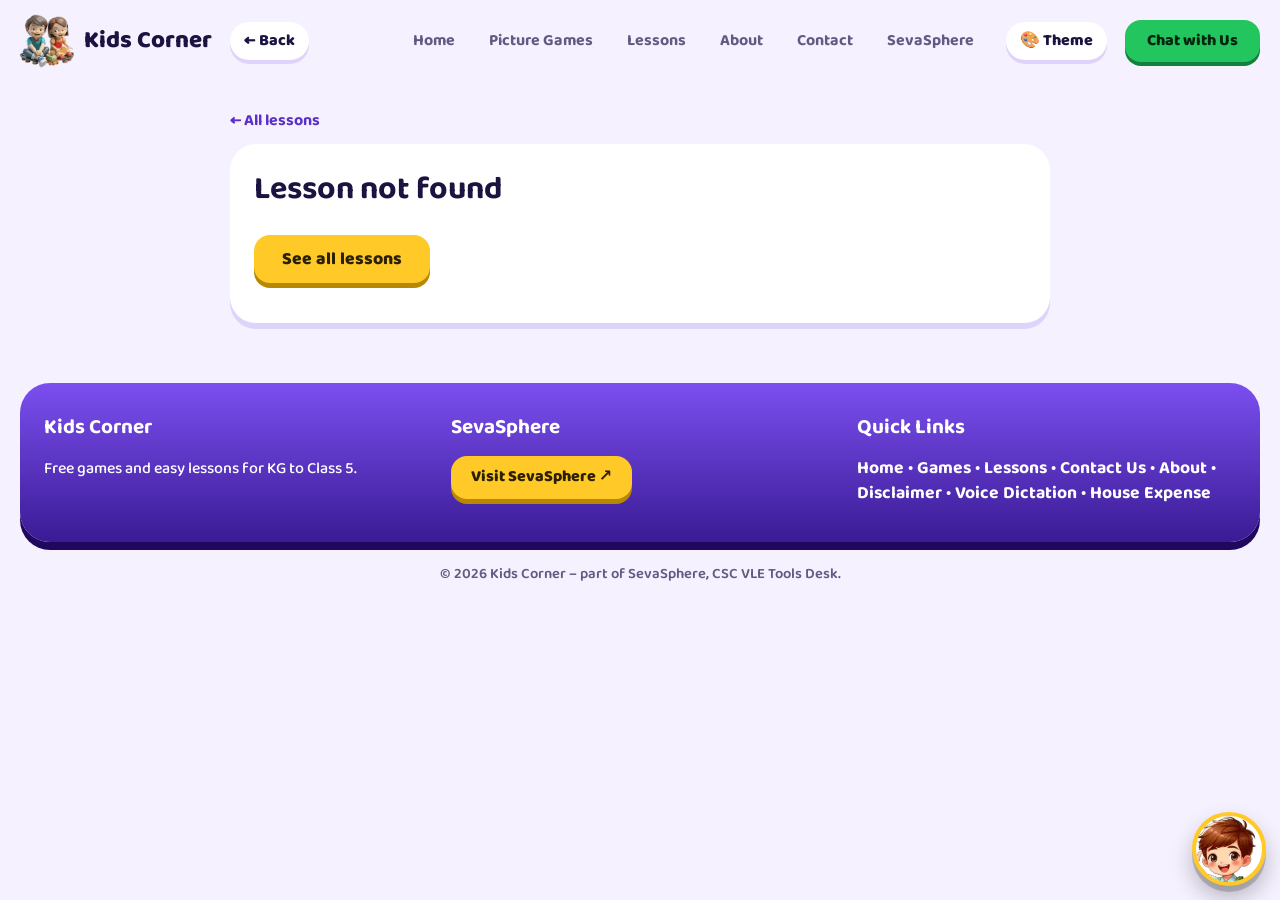
<file: lesson.html>
<!DOCTYPE html>
<html lang="en"><head><meta charset="utf-8"><meta name="viewport" content="width=device-width, initial-scale=1, viewport-fit=cover">
<title>Lesson – Kids Corner</title><meta name="description" content="A short Kids Corner lesson with flip cards, read-aloud and a quiz.">
<link rel="canonical" href="https://csc-vle-tools-desk.github.io/Kids-Corner/lesson.html"><link rel="manifest" href="site.webmanifest"><link rel="apple-touch-icon" href="apple-touch-icon.png"><link rel="icon" href="assets/img/logo.webp" type="image/webp">
<meta property="og:title" content="Lesson – Kids Corner"><meta property="og:description" content="A short Kids Corner lesson with flip cards, read-aloud and a quiz."><meta property="og:image" content="https://csc-vle-tools-desk.github.io/Kids-Corner/og-image.png"><meta property="og:url" content="https://csc-vle-tools-desk.github.io/Kids-Corner/lesson.html">
<link href="https://fonts.googleapis.com/css2?family=Baloo+2:wght@500;600;700;800&display=swap" rel="stylesheet">
<link rel="stylesheet" href="assets/css/style.css"><style>.fc .em img{height:110px;width:auto;max-width:90%;object-fit:contain;filter:drop-shadow(0 6px 6px rgba(0,0,0,.2))}</style><script src="assets/js/shell.js"></script>
<link rel="stylesheet" href="assets/css/themes.css">
</head>
<body><div class="wrap">
<header class="top"><a class="logo" href="index.html"><img src="assets/img/logo.webp" alt="">Kids Corner</a>
<nav><a href="index.html">Home</a><a href="games.html">Picture Games</a><a href="index.html#browse">Lessons</a><a href="about.html">About</a><a href="contact.html">Contact</a><a href="https://csc-vle-tools-desk.github.io/SevaSphere/" rel="noopener">SevaSphere</a></nav>
<a class="btn g" href="https://wa.me/919050680789">Chat with Us</a></header>
<main class="pg"><div class="lv"><a class="back" href="index.html#browse">← All lessons</a>
<div class="panel" id="app"><h1>Loading…</h1></div>
<noscript><div class="panel">Kids Corner needs JavaScript. Please turn it on in your browser.</div></noscript></div>
<script src="assets/js/data.js"></script><script src="assets/js/quizfx.js"></script><script src="assets/js/classroom.js"></script>
<script>
(function(){
var $=function(i){return document.getElementById(i)},app=$("app");
var P=new URLSearchParams(location.search),id=P.get("id"),L=null;
LESSONS.forEach(function(x){if(x.id===id)L=x});
function rnd(n){return Math.floor(Math.random()*n)}
function shuf(a){a=a.slice();for(var i=a.length-1;i>0;i--){var j=rnd(i+1),t=a[i];a[i]=a[j];a[j]=t}return a}
function say(t,lg){try{speechSynthesis.cancel();var u=new SpeechSynthesisUtterance(t);u.lang=lg||"en-IN";u.rate=.85;speechSynthesis.speak(u)}catch(e){}}
function esc(s){return String(s).replace(/[&<>"]/g,function(c){return{"&":"&amp;","<":"&lt;",">":"&gt;",'"':"&quot;"}[c]})}
function store(k,v){try{var s=JSON.parse(localStorage.getItem("kc_lessons")||"{}");if(v===undefined)return s[k]||0;if(v>(s[k]||0)){s[k]=v;localStorage.setItem("kc_lessons",JSON.stringify(s))}}catch(e){return 0}}
function opts(ans,pool){var o=[ans];shuf(pool).forEach(function(x){if(o.length<4&&o.indexOf(x)<0)o.push(x)});return o}
function numOpts(ans){var o=[ans],g=0;while(o.length<4&&g++<60){var d=ans+(rnd(9)-4)*(ans>30?2:1);if(d>=0&&o.indexOf(d)<0)o.push(d)}return o}
function makeQs(){
 var Q=[],c=L.cards,N=6;
 if(L.q){L.q.forEach(function(q){Q.push({q:q[0],o:q[1],a:q[2]})});return shuf(Q).slice(0,N)}
 for(var i=0;i<N;i++){
  var q,a,o;
  if(L.gen==="add"){var x=rnd(9)+1,y=rnd(10-x)+1;a=x+y;q=x+" + "+y+" = ?";o=numOpts(a)}
  else if(L.gen==="sub"){var x=rnd(9)+2,y=rnd(x)+0;a=x-y;q=x+" − "+y+" = ?";o=numOpts(a)}
  else if(L.gen==="tab"){var t=L.tab[rnd(L.tab.length)],m=rnd(10)+1;a=t*m;q=t+" × "+m+" = ?";o=numOpts(a)}
  else if(L.gen==="muldiv"){if(rnd(2)){var x=rnd(9)+2,y=rnd(9)+2;a=x*y;q=x+" × "+y+" = ?"}else{var x=rnd(9)+2,y=rnd(9)+2;a=x;q=(x*y)+" ÷ "+y+" = ?"}o=numOpts(a)}
  else if(L.gen==="add3"){var x=(rnd(8)+1)*100+rnd(10)*10,y=(rnd(8)+1)*100+rnd(10)*10;a=x+y;q=x+" + "+y+" = ?";o=[a,a+10,a-10,a+100].filter(function(v,k,r){return r.indexOf(v)===k})}
  else{var k=c[rnd(c.length)];q=(L.qt||"{b}").replace("{b}",k[0]);a=k[1];o=opts(a,c.map(function(z){return z[1]}))}
  Q.push({q:q,o:shuf(o).map(String),a:String(a)});
 }
 return Q;
}
// Hindi/English language of reading
var lg=L&&L.lg||"en-IN";
function stars(n){var r="";for(var i=1;i<=3;i++)r+='<span style="color:'+(i<=n?'#f59e0b':'#d9d4ea')+'">★</span>';return r}
function lesson(){
 var i=0,c=L.cards,flip=false;
 function show(){
  var k=c[i];
  app.innerHTML='<h1>'+L.e+' '+esc(L.t)+'</h1><p>'+esc(L.d)+' · Best score: <b>'+stars(store(L.id))+'</b></p>'+
  '<div class="qh"><span>Card '+(i+1)+' of '+c.length+'</span><span>Tap the card to flip</span></div>'+
  '<div class="fc" id="fc" role="button" tabindex="0" aria-label="Flip card">'+(flip?
    '<div><div class="sm">'+esc(k[0])+'</div><div class="big" style="font-size:clamp(1.8rem,6vw,3rem)">'+esc(k[1])+'</div>'+((KCFX.pic(k[1],c)||k[2])?'<div class="em">'+(KCFX.pic(k[1],c)||k[2])+'</div>':'')+'</div>':
    '<div><div class="big">'+esc(k[0])+'</div>'+(k[2]&&!/^\d|^[A-Za-z]$/.test(k[0])?'':'')+'<div class="sm">Tap to see more</div></div>')+'</div>'+
  '<div class="nv"><button class="btn" id="pv"'+(i?'':' disabled')+'>◀ Back</button><button class="btn" id="rd">🔊 Read aloud</button><button class="btn" id="nx"'+(i<c.length-1?'':' disabled')+'>Next ▶</button></div>'+
  '<p style="text-align:center;margin-top:18px"><button class="btn y" id="pl">🎮 Play the quiz</button> <button class="btn" id="kc" style="background:#1f4d3a;color:#fff">🏫 Join the class</button></p>';
  $("fc").onclick=function(){flip=!flip;show();if(flip)say(k[0]+". "+k[1],lg)};
  $("fc").onkeydown=function(e){if(e.key==="Enter"||e.key===" "){e.preventDefault();$("fc").click()}};
  $("pv").onclick=function(){i--;flip=false;show()};$("nx").onclick=function(){i++;flip=false;show()};
  $("rd").onclick=function(){say(k[0]+". "+k[1],lg)};$("pl").onclick=quiz;$("kc").onclick=function(){KCClass.start(L,app)};
 }
 show();
}
function quiz(){
 if(L.id==="c2-tables"){location.href="tables-quiz.html";return}
 var Q=makeQs(),n=0,sc=0,tries=0,locked=false,hi=lg==="hi-IN";
 function nextQ(ms){setTimeout(function(){n++;n<Q.length?ask():done()},ms)}
 function ask(){
  var q=Q[n];tries=0;locked=false;
  app.innerHTML='<h1>'+L.e+' '+esc(L.t)+' – Quiz</h1><div class="qh"><span>Question '+(n+1)+' of '+Q.length+'</span><span>⭐ '+sc+'</span><button class="btn" id="sn" style="padding:4px 14px">'+(KCFX.isOn()?"🔊":"🔇")+'</button></div>'+
  KCFX.perch()+'<h2 style="text-align:center;margin:6px 0">'+esc(q.q)+'</h2><p style="text-align:center;margin:0"><button class="btn" id="rp">🔊 '+(hi?"फिर से सुनो":"Read again")+'</button></p>'+
  '<div class="qo kfx">'+q.o.map(function(o,k){return'<button class="opt" data-k="'+k+'">'+KCFX.pic(o,L.cards)+'<span>'+esc(o)+'</span></button>'}).join("")+'</div><div id="fb" aria-live="polite" style="min-height:2em;font-weight:800;text-align:center;font-size:1.3rem"></div>';
  $("rp").onclick=function(){KCFX.ask(q.q,hi)};$("sn").onclick=function(){KCFX.mute(KCFX.isOn());this.textContent=KCFX.isOn()?"🔊":"🔇"};
  setTimeout(function(){KCFX.ask(q.q,hi)},400);
  document.querySelectorAll(".opt").forEach(function(b){b.onclick=function(){
   if(locked||b.disabled)return;var ok=q.o[+b.dataset.k]===q.a;
   if(ok){locked=true;document.querySelectorAll(".opt").forEach(function(x){x.disabled=true});b.classList.add("ok");if(!tries)sc++;$("fb").textContent=KCFX.good(hi)+" 🎉";nextQ(2300)}
   else{tries++;b.classList.add("no");b.disabled=true;$("fb").textContent=KCFX.bad(hi)+" 💪";
    if(tries>=2){locked=true;document.querySelectorAll(".opt").forEach(function(x){x.disabled=true;if(q.o[+x.dataset.k]===q.a)x.classList.add("ok")});$("fb").textContent=(hi?"सही उत्तर: ":"The answer is ")+q.a;nextQ(3200)}}
  }});
 }
 function done(){
  var s=sc>=Q.length-0?3:sc>=Q.length-2?2:sc>=Q.length/2?1:0;store(L.id,s);
  app.innerHTML='<div style="text-align:center"><div style="font-size:3rem">'+(s?'🏆':'💪')+'</div><h1>You scored '+sc+' out of '+Q.length+'</h1><div style="font-size:3rem">'+stars(s)+'</div><p>'+(s===3?'Perfect! Amazing work!':s?'Well done! Try again for more stars.':'Keep practising. Read the lesson again and try once more.')+'</p><div class="nv"><button class="btn y" id="ag">Play again</button><button class="btn" id="bl">Back to lesson</button><a class="btn" href="index.html#browse">All lessons</a></div></div>';
  if(s){KCFX.tone([523,659,784,1047],.13);KCFX.confetti();setTimeout(function(){KCFX.speak(hi?"शाबाश!":(s===3?"Shabash! Perfect score!":"Well done!"),{lang:hi?"hi":"en",pitch:hi?null:1.8,rate:1.02})},600)}
  $("ag").onclick=quiz;$("bl").onclick=lesson;
 }
 ask();
}
if(!L){app.innerHTML='<h1>Lesson not found</h1><p><a class="btn y" href="index.html#browse">See all lessons</a></p>'}
else{document.title=L.t+" – Kids Corner";P.get("class")?KCClass.start(L,app):P.get("play")?quiz():lesson()}
})();
</script></main>
<footer><div class="ft"><div><h4>Kids Corner</h4><p>Free games and easy lessons for KG to Class 5.</p></div>
<div><h4>SevaSphere</h4><a class="btn y" style="font-size:1rem;padding:10px 20px" href="https://csc-vle-tools-desk.github.io/SevaSphere/" rel="noopener">Visit SevaSphere ↗</a></div>
<div><h4>Quick Links</h4><div class="ql"><a href="index.html">Home</a> • <a href="games.html">Games</a> • <a href="index.html#browse">Lessons</a> • <a href="contact.html">Contact Us</a> • <a href="about.html">About</a> • <a href="disclaimer.html">Disclaimer</a> • <a href="https://csc-vle-tools-desk.github.io/SevaSphere-Dictation/" rel="noopener">Voice Dictation</a> • <a href="https://csc-vle-tools-desk.github.io/SevaSphere/house-expense.html" rel="noopener">House Expense</a></div></div></div>
<div class="copy">© 2026 Kids Corner – part of SevaSphere, CSC VLE Tools Desk.</div></footer></div></body></html>
</file>
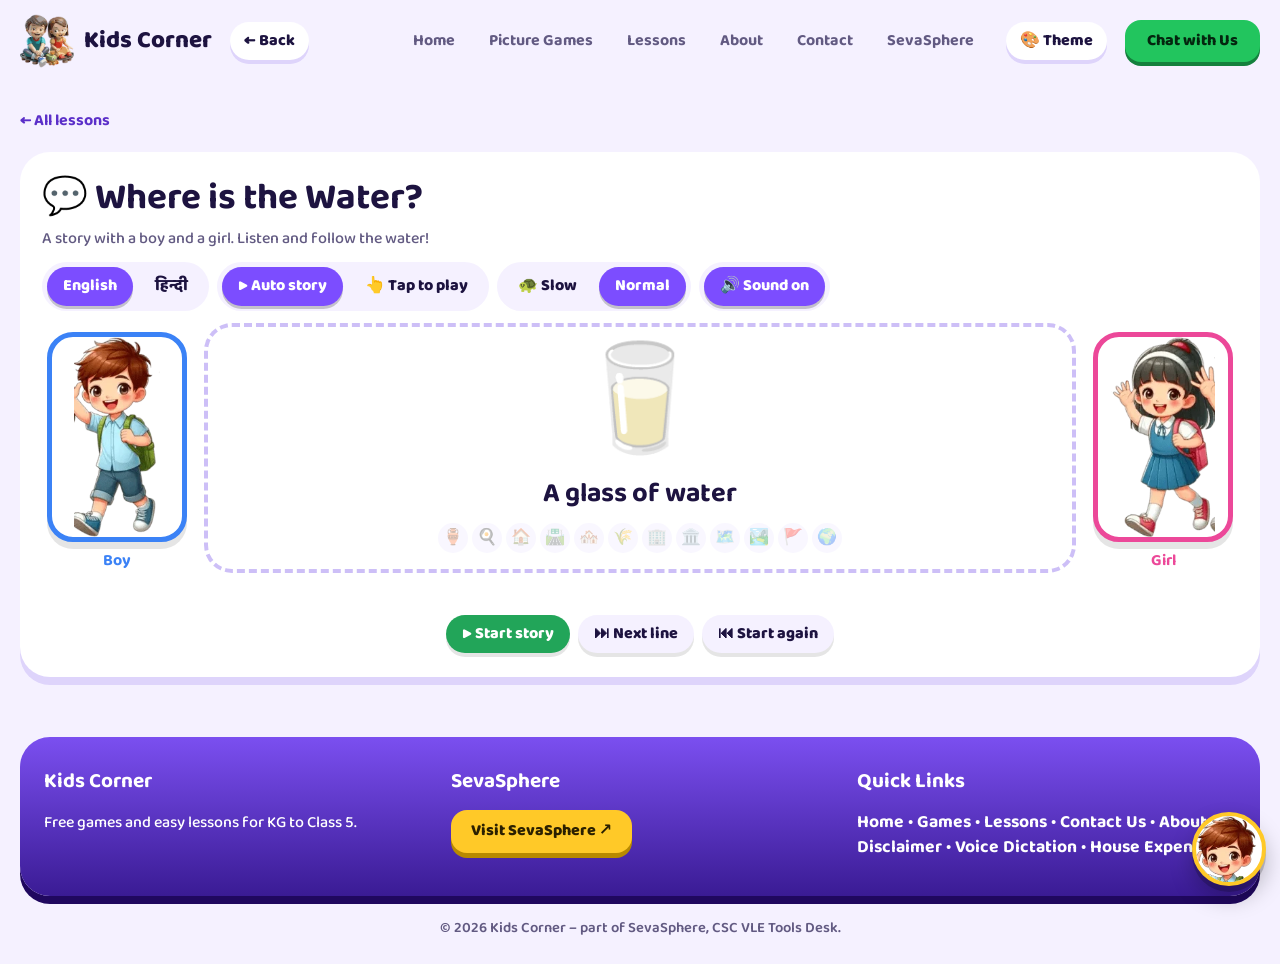
<file: story-chat.html>
<!DOCTYPE html>
<html lang="en"><head><meta charset="utf-8"><meta name="viewport" content="width=device-width, initial-scale=1, viewport-fit=cover">
<title>💬 Where is the Water? – Story Game – Kids Corner</title>
<meta name="description" content="A boy and a girl chat with voice and pictures. Follow the water from the pot to the kitchen, house, village, state, country and the whole world.">
<link rel="canonical" href="https://csc-vle-tools-desk.github.io/Kids-Corner/story-chat.html"><link rel="manifest" href="site.webmanifest"><link rel="icon" href="assets/img/logo.webp" type="image/webp">
<link href="https://fonts.googleapis.com/css2?family=Baloo+2:wght@500;600;700;800&display=swap" rel="stylesheet">
<link rel="stylesheet" href="assets/css/style.css">
<style>
.sc{background:var(--card,#fff);border-radius:30px;padding:20px 22px 24px;box-shadow:0 8px 0 var(--line,#e6e0f5);margin:8px 0 30px}
.sc h1{margin:0;font-size:clamp(1.5rem,3.6vw,2.3rem)}.sc .sub{margin:4px 0 12px;color:var(--mute,#6b6290)}
.tb{display:flex;flex-wrap:wrap;gap:8px;align-items:center;margin-bottom:12px}
.tb .grp{display:flex;gap:6px;background:var(--bg,#f4f1fb);padding:5px;border-radius:999px}
.tb button,.ctl button{font:inherit;font-weight:800;border:0;border-radius:999px;padding:8px 16px;cursor:pointer;background:transparent;color:var(--ink,#1d1340)}
.tb button[aria-pressed=true]{background:#7c4dff;color:#fff;box-shadow:0 3px 0 rgba(0,0,0,.2)}
.stage{display:grid;grid-template-columns:150px 1fr 150px;gap:12px;align-items:end}
.who{text-align:center}
.who .fr{height:210px;width:140px;margin:0 auto;border:5px solid var(--c);border-radius:26px;background:var(--card,#fff);overflow:hidden;display:flex;align-items:flex-end;justify-content:center;box-shadow:0 7px 0 rgba(0,0,0,.1);transition:transform .2s}
.who img{height:100%;width:auto;max-width:none;object-fit:cover;object-position:top}
.who b{display:block;margin-top:8px;color:var(--c)}
.who.talk .fr{animation:tk .45s infinite alternate;box-shadow:0 0 0 6px color-mix(in srgb,var(--c) 30%,transparent),0 7px 0 rgba(0,0,0,.1)}
@keyframes tk{to{transform:translateY(-10px) rotate(-2deg)}}
.scene{background:var(--card,#fff);border:4px dashed #cdbff7;border-radius:28px;padding:12px 12px 16px;text-align:center;min-height:250px;display:flex;flex-direction:column;align-items:center;justify-content:center;gap:6px}
.scene .pic{height:130px;display:flex;align-items:center;justify-content:center}
.scene .pic img{height:130px;width:auto;max-width:100%;object-fit:contain;filter:drop-shadow(0 6px 6px rgba(0,0,0,.2))}
.scene .pic span{font-size:6.5rem;line-height:1}
.scene.pop .pic{animation:pp .6s}
@keyframes pp{0%{transform:scale(.3) rotate(-12deg);opacity:0}70%{transform:scale(1.15)}100%{transform:none;opacity:1}}
.scene h2{margin:0;font-size:clamp(1.2rem,3vw,1.7rem)}
.path{display:flex;flex-wrap:wrap;gap:4px;justify-content:center;margin-top:4px}
.path i{font-style:normal;width:30px;height:30px;border-radius:50%;background:#efeaff;display:flex;align-items:center;justify-content:center;font-size:1rem;opacity:.35;transition:.3s}
.path i.on{opacity:1;background:#fff;border:2px solid #7c4dff;transform:scale(1.1)}
.log{margin-top:16px;max-height:340px;overflow:auto;padding:6px 4px;scroll-behavior:smooth;display:flex;flex-direction:column;gap:10px}
.ln{display:flex;gap:8px;align-items:flex-end;animation:in .3s}
.ln.g{flex-direction:row-reverse}
@keyframes in{from{opacity:0;transform:translateY(10px)}}
.ln .mini{width:44px;height:44px;border-radius:50%;border:3px solid var(--c);overflow:hidden;flex:none;background:#fff}
.ln .mini img{width:100%;height:100%;object-fit:cover;object-position:top}
.ln .bb{background:var(--card,#fff);border:3px solid var(--c);border-radius:20px;padding:8px 14px;font-weight:700;font-size:clamp(1.05rem,2.6vw,1.35rem);max-width:78%;display:flex;gap:10px;align-items:center}
.ln.b .bb{border-bottom-left-radius:4px}.ln.g .bb{border-bottom-right-radius:4px}
.ln .bb .ic{font-size:1.6rem;flex:none}.ln .bb .ic img{height:34px;width:auto}
.ln.b{--c:#3b82f6}.ln.g{--c:#ec4899}
.ask{display:block;margin:12px auto 0;font:inherit;font-weight:800;font-size:1.25rem;border:0;border-radius:22px;padding:14px 24px;background:#3b82f6;color:#fff;cursor:pointer;box-shadow:0 6px 0 #1d4ed8;animation:bt 1s infinite alternate}
@keyframes bt{to{transform:translateY(-4px)}}
.ask:active{transform:translateY(4px);box-shadow:none}
.ctl{display:flex;gap:8px;flex-wrap:wrap;justify-content:center;margin-top:14px}
.ctl button{background:var(--bg,#f4f1fb);box-shadow:0 4px 0 rgba(0,0,0,.1)}
.ctl .go{background:#22a559;color:#fff}
.end{text-align:center;margin-top:12px;animation:in .4s}
.end img{height:130px;filter:drop-shadow(0 6px 6px rgba(0,0,0,.2))}
.end h2{margin:4px 0}
#cf{position:fixed;inset:0;pointer-events:none;overflow:hidden;z-index:50}
#cf span{position:absolute;top:-40px;animation:fall linear forwards}
@keyframes fall{to{transform:translateY(110vh) rotate(540deg)}}
@media (max-width:720px){.stage{grid-template-columns:96px 1fr 96px;gap:6px}.who .fr{width:90px;height:140px;border-width:4px}.scene{padding:8px;min-height:200px}.scene .pic,.scene .pic img{height:90px}.scene .pic span{font-size:4.5rem}.ln .bb{max-width:84%}}
@media (prefers-reduced-motion:reduce){*{animation:none!important}}
</style><script src="assets/js/shell.js"></script>
<link rel="stylesheet" href="assets/css/themes.css">
</head>
<body><div class="wrap">
<header class="top"><a class="logo" href="index.html"><img src="assets/img/logo.webp" alt="">Kids Corner</a>
<nav><a href="index.html">Home</a><a href="games.html">Picture Games</a><a href="index.html#browse">Lessons</a><a href="about.html">About</a><a href="contact.html">Contact</a><a href="https://csc-vle-tools-desk.github.io/SevaSphere/" rel="noopener">SevaSphere</a></nav>
<a class="btn g" href="https://wa.me/919050680789">Chat with Us</a></header>
<main class="pg"><a class="back" href="index.html#browse">← All lessons</a>
<section class="sc" aria-live="polite">
 <h1 id="ttl">💬 Where is the Water?</h1><p class="sub" id="sub">A story with a boy and a girl. Listen and follow the water!</p>
 <div class="tb">
  <div class="grp" role="group" aria-label="Language"><button id="lE" aria-pressed="true">English</button><button id="lH" aria-pressed="false">हिन्दी</button></div>
  <div class="grp" role="group" aria-label="Mode"><button id="mA" aria-pressed="true">▶ Auto story</button><button id="mT" aria-pressed="false">👆 Tap to play</button></div>
  <div class="grp" role="group" aria-label="Speed"><button id="sS" aria-pressed="false">🐢 Slow</button><button id="sN" aria-pressed="true">Normal</button></div>
  <div class="grp"><button id="snd" aria-pressed="true">🔊 Sound on</button></div>
 </div>
 <div class="stage">
  <div class="who" id="wB" style="--c:#3b82f6"><div class="fr"><img src="assets/kids/story-boy.webp" alt="Boy"></div><b id="nB">Boy</b></div>
  <div class="scene" id="sc"><div class="pic" id="pic"><span>🥛</span></div><h2 id="sn">A glass of water</h2><div class="path" id="path" aria-hidden="true"></div></div>
  <div class="who" id="wG" style="--c:#ec4899"><div class="fr"><img src="assets/kids/story-girl.webp" alt="Girl"></div><b id="nG">Girl</b></div>
 </div>
 <div class="log" id="log"></div>
 <div id="ex"></div>
 <div class="ctl"><button class="go" id="bp">▶ Start story</button><button id="bs">⏭ Next line</button><button id="br">⏮ Start again</button></div>
</section>
</main>
<footer><div class="ft"><div><h4>Kids Corner</h4><p>Free games and easy lessons for KG to Class 5.</p></div>
<div><h4>SevaSphere</h4><a class="btn y" style="font-size:1rem;padding:10px 20px" href="https://csc-vle-tools-desk.github.io/SevaSphere/" rel="noopener">Visit SevaSphere ↗</a></div>
<div><h4>Quick Links</h4><div class="ql"><a href="index.html">Home</a> • <a href="games.html">Games</a> • <a href="index.html#browse">Lessons</a> • <a href="contact.html">Contact Us</a> • <a href="about.html">About</a> • <a href="disclaimer.html">Disclaimer</a> • <a href="https://csc-vle-tools-desk.github.io/SevaSphere-Dictation/" rel="noopener">Voice Dictation</a> • <a href="https://csc-vle-tools-desk.github.io/SevaSphere/house-expense.html" rel="noopener">House Expense</a></div></div></div>
<div class="copy">© 2026 Kids Corner – part of SevaSphere, CSC VLE Tools Desk.</div></footer></div>
<div id="cf" aria-hidden="true"></div>
<script>
(function(){
var $=function(i){return document.getElementById(i)},R=function(n){return Math.floor(Math.random()*n)};
/* places: [en name, en "in ..", hi name, hi "में ..", emoji, picture file] */
var PL={
 water:["the water","in the water","पानी","पानी में","💧","pond"],
 glass:["a glass of water","","एक गिलास पानी","","🥛","full-glass"],
 pot:["the pot","in the pot","मटका","मटके में","🏺",""],
 kitchen:["the kitchen","in the kitchen","रसोई","रसोई में","🍳",""],
 house:["the house","in the house","घर","घर में","🏠","house"],
 street:["the street","in the street","गली","गली में","🛣️",""],
 colony:["our colony (mohalla)","in our colony (mohalla)","हमारा मोहल्ला","हमारे मोहल्ले में","🏘️",""],
 village:["our village","in our village","हमारा गाँव","हमारे गाँव में","🌾",""],
 block:["our block (khand)","in our block (khand)","हमारा खंड (ब्लॉक)","हमारे खंड (ब्लॉक) में","🏢",""],
 tehsil:["our tehsil","in our tehsil","हमारी तहसील","हमारी तहसील में","🏛️",""],
 district:["our district","in our district","हमारा ज़िला","हमारे ज़िले में","🗺️",""],
 state:["our state","in our state","हमारा राज्य","हमारे राज्य में","🏞️",""],
 country:["our country","in our country","हमारा देश","हमारे देश में","🚩",""],
 world:["the world","in the world","दुनिया","दुनिया में","🌍",""]
};
var CH=["water","pot","kitchen","house","street","colony","village","block","tehsil","district","state","country","world","water"];
/* build the script: [who, en, hi, scene] */
var S=[["B","Give me a glass of water.","मुझे एक गिलास पानी दो।","glass"],["G","Go and take it yourself.","जाओ, खुद ले लो।","glass"]];
for(var i=0;i<CH.length-1;i++){var a=PL[CH[i]],b=PL[CH[i+1]],ka=CH[i],kb=CH[i+1];
 var qe=i===0?"Tell me, where is the water?":"Where is "+a[0]+"?",qh=i===0?"बताओ, पानी कहाँ है?":a[2]+" कहाँ है?";
 S.push(["B",qe,qh,ka]);
 if(i===0)S.push(["G","In the pot.","मटके में।","pot"]);else S.push(["G",cap(b[1])+".",b[3]+"।",kb])}
S.push(["B","Where is the water?","पानी कहाँ है?","water"]);
S.push(["G","Aha ha ha! In the pot!","हा हा हा! मटके में!","pot"]);
function cap(t){return t.charAt(0).toUpperCase()+t.slice(1)}
/* state */
var hi=false,tap=false,rate=.9,on=true,idx=0,playing=false,tok=0,maxPath=-1;
/* voices */
var V=[];function lv(){try{V=speechSynthesis.getVoices()||[]}catch(e){}}
if("speechSynthesis" in window){lv();speechSynthesis.onvoiceschanged=lv}
var FEM=/female|zira|samantha|heera|veena|neerja|aria|jenny|karen|tessa|susan|priya|kalpana|swara|moira|fiona|victoria|hazel|libby|sonia|lekha/i,
    MAL=/\bmale\b|david|mark|ravi|hemant|prabhat|rishi|george|james|guy|ryan|madhur|daniel|alex|fred|rocko/i;
function voice(lang,girl){var a=V.filter(function(v){return v.lang.toLowerCase().indexOf(lang)===0});
 var f=a.filter(function(v){return FEM.test(v.name)}),m=a.filter(function(v){return MAL.test(v.name)&&!/female/i.test(v.name)});
 var v=girl?(f[0]||null):(m[0]||null);return {v:v||a[0]||null,real:!!v}}
function speak(text,girl,done){var fin=false,t0;function end(){if(fin)return;fin=true;clearTimeout(t0);done()}
 if(!on||!("speechSynthesis" in window)){t0=setTimeout(end,1400+text.length*60/(rate+.2));return}
 try{speechSynthesis.cancel();var lang=hi?"hi":"en",u=new SpeechSynthesisUtterance(text),pv=voice(lang,girl);u.lang=hi?"hi-IN":"en-IN";if(pv.v){u.voice=pv.v;u.lang=pv.v.lang}
  u.rate=rate;u.pitch=girl?(pv.real?1.1:1.45):(pv.real?.95:.7);u.onend=end;u.onerror=end;speechSynthesis.speak(u);t0=setTimeout(end,3500+text.length*140)}catch(e){t0=setTimeout(end,2000)}}
function tone(f,d,type){if(!on)return;try{window._ac=window._ac||new(window.AudioContext||window.webkitAudioContext)();var ac=window._ac,t=ac.currentTime;f.forEach(function(x,i){var o=ac.createOscillator(),g=ac.createGain();o.type=type||"sine";o.frequency.value=x;g.gain.setValueAtTime(.0001,t+i*d);g.gain.exponentialRampToValueAtTime(.3,t+i*d+.02);g.gain.exponentialRampToValueAtTime(.0001,t+(i+1)*d);o.connect(g);g.connect(ac.destination);o.start(t+i*d);o.stop(t+(i+1)*d+.03)})}catch(e){}}
function confetti(){if(matchMedia("(prefers-reduced-motion:reduce)").matches)return;var b=$("cf"),e=["⭐","🎈","💧","🎉","✨","🌍","🎊"];for(var i=0;i<26;i++){var s=document.createElement("span");s.textContent=e[R(e.length)];s.style.left=R(100)+"%";s.style.fontSize=18+R(22)+"px";s.style.animationDuration=1.4+Math.random()*1.4+"s";b.appendChild(s);(function(x){setTimeout(function(){x.remove()},3200)})(s)}}
/* ui */
function T(en,h){return hi?h:en}
function picHtml(k,small){var p=PL[k];return p[5]?'<img src="assets/kids/'+p[5]+'.png" alt="">':(small?p[4]:'<span>'+p[4]+'</span>')}
function setScene(k){var p=PL[k];$("pic").innerHTML=picHtml(k);$("sn").textContent=hi?p[2]:cap(p[0]);var e=$("sc");e.classList.remove("pop");void e.offsetWidth;e.classList.add("pop");
 var j=(k==="glass"||k==="water")?maxPath:CH.indexOf(k);if(j>maxPath)maxPath=j;drawPath()}
function drawPath(){var h="";for(var i=1;i<CH.length-1;i++){h+='<i class="'+(i<=maxPath?"on":"")+'" title="'+PL[CH[i]][0]+'">'+PL[CH[i]][4]+'</i>'}$("path").innerHTML=h}
function labels(){$("nB").textContent=T("Boy","लड़का");$("nG").textContent=T("Girl","लड़की");$("ttl").textContent=T("💬 Where is the Water?","💬 पानी कहाँ है?");
 $("sub").textContent=T("A story with a boy and a girl. Listen and follow the water!","लड़का और लड़की की कहानी। सुनो और पानी को ढूँढो!");
 $("bp").textContent=playing?T("⏸ Pause","⏸ रुको"):(idx>0&&idx<S.length?T("▶ Continue","▶ आगे चलो"):T("▶ Start story","▶ कहानी शुरू करो"));$("bs").textContent=T("⏭ Next line","⏭ अगली लाइन");$("br").textContent=T("⏮ Start again","⏮ फिर से शुरू")}
function addLine(l){var g=l[0]==="G",k=l[3],d=document.createElement("div");d.className="ln "+(g?"g":"b");
 d.innerHTML='<div class="mini"><img src="assets/kids/'+(g?"story-girl":"story-boy")+'.webp" alt=""></div><div class="bb"><span>'+(hi?l[2]:l[1])+'</span><span class="ic">'+picHtml(k,true)+'</span></div>';$("log").appendChild(d);$("log").scrollTop=$("log").scrollHeight}
function talk(g,v){$("wB").classList.toggle("talk",!g&&v);$("wG").classList.toggle("talk",!!g&&v)}
function clearAsk(){$("ex").innerHTML=""}
function show(i,after){var l=S[i],g=l[0]==="G",t=hi?l[2]:l[1],my=tok;idx=i+1;addLine(l);setScene(l[3]);talk(g,true);labels();
 var last=i===S.length-1;
 if(last){tone([700,900,700,900,1100],.1);}
 speak(last?t.replace(/^(Aha ha ha!|हा हा हा!)/,hi?"हा हा हा हा!":"Ha ha ha ha!"):t,g,function(){if(my!==tok)return;talk(g,false);setTimeout(function(){if(my!==tok)return;after()},last?200:Math.round(550/ (rate+.1)))})}
function step(){if(!playing)return;if(idx>=S.length)return finish();
 var l=S[idx];
 if(tap&&l[0]==="B"){var q=hi?l[2]:l[1];playing=false;labels();$("ex").innerHTML='<button class="ask" id="ak">👦 '+T("Tap to ask: ","दबाओ और पूछो: ")+q+'</button>';$("ak").onclick=function(){clearAsk();playing=true;labels();tok++;show(idx,step)};return}
 show(idx,step)}
function finish(){playing=false;tone([523,659,784,1047],.13);confetti();labels();
 $("ex").innerHTML='<div class="end"><img src="assets/kids/mascot-chintu.png" alt="Chintu"><h2>'+T("The End 🎉","समाप्त 🎉")+'</h2><p>'+T("The water was in the pot all the time. Aha ha ha!","पानी तो मटके में ही था। हा हा हा!")+'</p></div>';$("ex").scrollIntoView({block:"nearest",behavior:"smooth"});
 setTimeout(function(){speak(T("The End! Shabash!","समाप्त! शाबाश!"),true,function(){})},900)}
function reset(){tok++;try{speechSynthesis.cancel()}catch(e){}playing=false;idx=0;maxPath=-1;$("log").innerHTML="";clearAsk();talk(false,false);$("pic").innerHTML="<span>🥛</span>";$("sn").textContent=T("A glass of water","एक गिलास पानी");drawPath();labels()}
$("bp").onclick=function(){if(playing){playing=false;tok++;try{speechSynthesis.cancel()}catch(e){}talk(false,false);labels();return}
 if(idx>=S.length)reset();clearAsk();playing=true;tok++;labels();step()};
$("bs").onclick=function(){if(idx>=S.length)return;clearAsk();tok++;try{speechSynthesis.cancel()}catch(e){}playing=false;show(idx,function(){})};
$("br").onclick=function(){reset();playing=true;labels();step()};
function pr(ids,on_){ids.forEach(function(i){$(i).setAttribute("aria-pressed",i===on_)})}
$("lE").onclick=function(){hi=false;pr(["lE","lH"],"lE");document.documentElement.lang="en";reset()};
$("lH").onclick=function(){hi=true;pr(["lE","lH"],"lH");document.documentElement.lang="hi";reset()};
$("mA").onclick=function(){tap=false;pr(["mA","mT"],"mA");clearAsk()};
$("mT").onclick=function(){tap=true;pr(["mA","mT"],"mT")};
$("sS").onclick=function(){rate=.7;pr(["sS","sN"],"sS")};$("sN").onclick=function(){rate=.9;pr(["sS","sN"],"sN")};
$("snd").onclick=function(){on=!on;this.setAttribute("aria-pressed",on);this.textContent=on?"🔊 Sound on":"🔇 Sound off";if(!on)try{speechSynthesis.cancel()}catch(e){}};
drawPath();labels();
})();
</script></body></html>
</file>
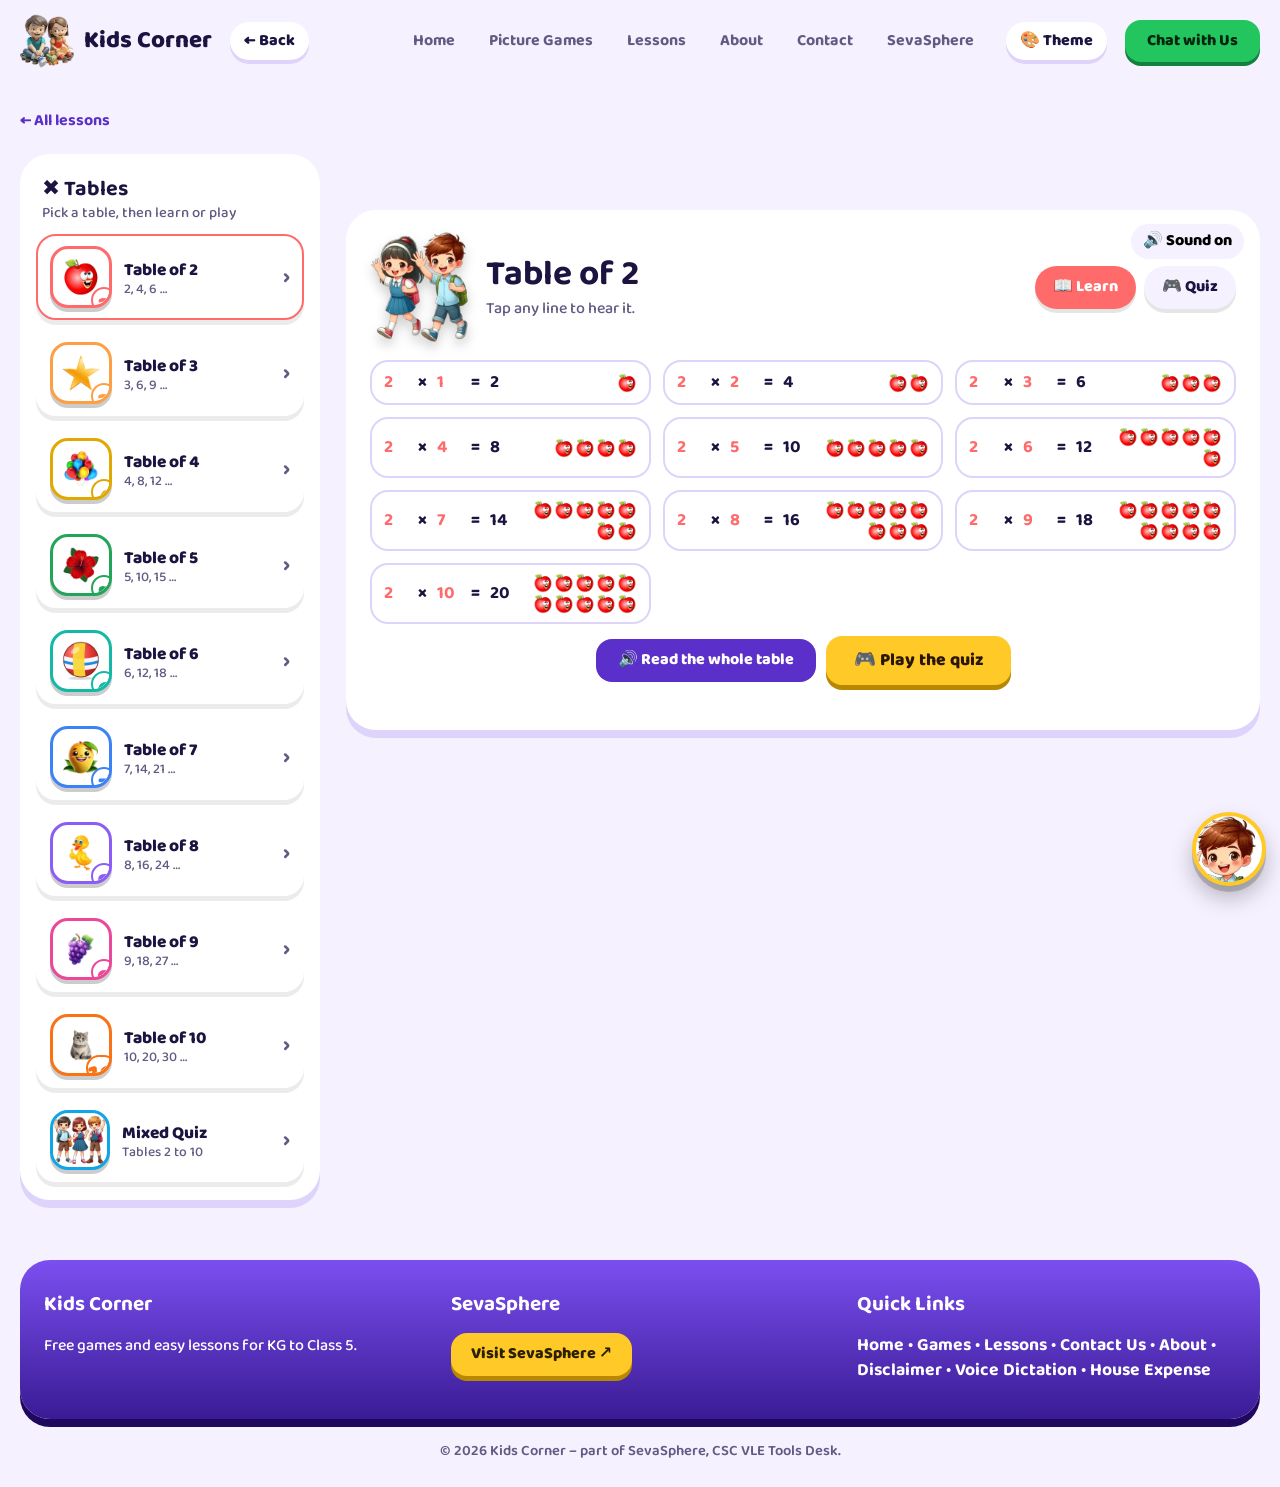
<file: tables-quiz.html>
<!DOCTYPE html>
<html lang="en"><head><meta charset="utf-8"><meta name="viewport" content="width=device-width, initial-scale=1, viewport-fit=cover">
<title>✖️ Tables 2 to 10 – Quiz – Kids Corner</title>
<meta name="description" content="Learn and practise multiplication tables 2 to 10. A girl's voice reads each question, Chintu cheers every right answer.">
<link rel="canonical" href="https://csc-vle-tools-desk.github.io/Kids-Corner/tables-quiz.html"><link rel="manifest" href="site.webmanifest"><link rel="icon" href="assets/img/logo.webp" type="image/webp">
<link href="https://fonts.googleapis.com/css2?family=Baloo+2:wght@500;600;700;800&display=swap" rel="stylesheet">
<link rel="stylesheet" href="assets/css/style.css"><link rel="stylesheet" href="assets/css/tilt3d.css">
<style>
.tq{display:grid;grid-template-columns:300px 1fr;gap:26px;align-items:start;margin:10px 0 30px}
.tq .side{position:sticky;top:12px}
.tq .side .cls{margin-bottom:10px}
.tq .cls .bd{font-weight:800;font-size:1.7rem}
.tq .cls .bd.pic{background:var(--card,#fff);border:3px solid var(--c);position:relative;width:62px;height:62px;border-radius:18px}
.tq .cls .bd.pic img{width:40px;height:40px;object-fit:contain}
.tq .cls .bd.pic i{position:absolute;right:-8px;bottom:-8px;min-width:26px;height:26px;border-radius:13px;background:#fff;border:2px solid var(--c);color:var(--c);font:800 .95rem/22px inherit;font-style:normal;text-align:center}
.tq .cls{background:var(--card,#fff)}
.rw{background:var(--card,#fff)!important;border-color:var(--line,#e6e0f5)!important}.bub2{display:none}
.tq .cls small{white-space:nowrap}
.mn{background:var(--card,#fff);border-radius:30px;padding:22px 24px 26px;box-shadow:0 8px 0 var(--line,#e6e0f5);position:relative;overflow:hidden;min-height:520px}
.hd{display:flex;align-items:center;gap:16px;flex-wrap:wrap}
.hd img.kk{height:110px;width:auto;filter:drop-shadow(0 6px 6px rgba(0,0,0,.2))}
.hd h1{margin:0;font-size:clamp(1.5rem,3.4vw,2.2rem);line-height:1.1}
.hd p{margin:4px 0 0;color:var(--mute,#6b6290)}
.tabs2{margin-left:auto;display:flex;gap:8px}
.tabs2 button{font:inherit;font-weight:800;border:0;border-radius:999px;padding:10px 18px;background:var(--bg,#f4f1fb);color:var(--ink,#1d1340);cursor:pointer;box-shadow:0 4px 0 rgba(0,0,0,.1)}
.tabs2 button[aria-selected=true]{background:var(--c,#22a559);color:#fff}
/* learn view */
.chart{display:grid;grid-template-columns:repeat(auto-fill,minmax(250px,1fr));gap:12px;margin-top:18px}
.rw{display:flex;align-items:center;gap:10px;font:inherit;font-weight:800;font-size:1.1rem;text-align:left;background:var(--bg,#f4f1fb);color:var(--ink,#1d1340);border:2px solid transparent;border-radius:18px;padding:8px 12px;cursor:pointer;transition:transform .15s,border-color .15s}
.rw:hover{border-color:var(--c);transform:translateY(-3px) scale(1.02)}
.rw b{color:var(--c);min-width:2.2ch}
.rw .pics{display:flex;flex-wrap:wrap;gap:1px;margin-left:auto;max-width:112px;justify-content:flex-end}
.rw .pics img{width:20px;height:20px;object-fit:contain}
/* quiz view */
.qz{margin-top:14px}
.qtop{display:flex;align-items:center;gap:12px;flex-wrap:wrap;font-weight:800}
.dots{display:flex;gap:5px;flex:1;min-width:120px}
.dots i{flex:1;height:10px;border-radius:9px;background:var(--line,#e6e0f5)}
.dots i.ok{background:#22a559}.dots i.no{background:#ef4444}.dots i.now{background:var(--c);animation:pu 1s infinite}
@keyframes pu{50%{opacity:.4}}
.stage{display:flex;align-items:center;justify-content:center;gap:22px;flex-wrap:wrap;margin:14px 0 6px}
.chin{position:relative;width:120px;height:120px;flex:none}
.chin img{width:100%;height:100%;object-fit:contain;transition:transform .2s}
.chin.hop img{animation:hop .7s}.chin.sad img{animation:shk .5s}
@keyframes hop{30%{transform:translateY(-22px) rotate(-8deg) scale(1.1)}60%{transform:translateY(0) rotate(6deg)}}
@keyframes shk{20%,60%{transform:translateX(-10px)}40%,80%{transform:translateX(10px)}}
.qbub{background:var(--bg,#f4f1fb);border:3px solid var(--c);border-radius:24px;padding:14px 22px;text-align:center;min-width:230px}
.qbub .q{font-size:clamp(2.4rem,7vw,4rem);font-weight:800;line-height:1;color:var(--ink,#1d1340)}
.qbub .q em{font-style:normal;color:var(--c)}
.say{margin-top:8px;font:inherit;font-weight:800;border:0;background:var(--c);color:#fff;border-radius:999px;padding:8px 16px;cursor:pointer;box-shadow:0 4px 0 rgba(0,0,0,.2)}
.say:active{transform:translateY(3px);box-shadow:none}
.ops{display:grid;grid-template-columns:repeat(2,1fr);gap:14px;margin:16px auto 6px;max-width:560px}
.ops button{font:inherit;font-weight:800;font-size:clamp(1.7rem,5vw,2.4rem);padding:16px 8px;border-radius:22px;border:3px solid var(--line,#e6e0f5);background:var(--card,#fff);color:var(--ink,#1d1340);cursor:pointer;box-shadow:0 7px 0 var(--line,#e6e0f5);transition:transform .15s,box-shadow .15s,background .15s}
.ops button:hover:not(:disabled){transform:translateY(-4px) rotate(-1.5deg);border-color:var(--c)}
.ops button:active:not(:disabled){transform:translateY(5px);box-shadow:0 2px 0 var(--line,#e6e0f5)}
.ops button.ok{background:#d1fae5;border-color:#22a559;box-shadow:0 7px 0 #22a559;animation:hop .6s}
.ops button.no{background:#fee2e2;border-color:#ef4444;box-shadow:0 7px 0 #ef4444;animation:shk .5s}
.ops button:disabled{cursor:default}
#fb{min-height:2.2em;text-align:center;font-weight:800;font-size:1.5rem;margin-top:10px;color:var(--c)}
.end{text-align:center}
.end img{height:170px;width:auto;filter:drop-shadow(0 8px 8px rgba(0,0,0,.2))}
.end .st{font-size:3rem}
.nv{display:flex;gap:10px;justify-content:center;flex-wrap:wrap;margin-top:12px}
#cf{position:fixed;inset:0;pointer-events:none;overflow:hidden;z-index:50}
#cf span{position:absolute;top:-40px;animation:fall linear forwards}
@keyframes fall{to{transform:translateY(110vh) rotate(540deg)}}
.snd{position:absolute;right:16px;top:14px;font:inherit;border:0;border-radius:999px;background:var(--bg,#f4f1fb);padding:6px 12px;font-weight:800;cursor:pointer}
@media (max-width:860px){.tq{grid-template-columns:1fr}.tq .side{position:static}.tq #tl{display:grid;grid-template-columns:repeat(2,1fr);gap:8px}.tq .cls{margin:0!important}.tq .cls small{display:none}.tabs2{margin-left:0}}
@media (prefers-reduced-motion:reduce){*{animation:none!important}}
</style><script src="assets/js/shell.js"></script>
<link rel="stylesheet" href="assets/css/themes.css">
</head>
<body><div class="wrap">
<header class="top"><a class="logo" href="index.html"><img src="assets/img/logo.webp" alt="">Kids Corner</a>
<nav><a href="index.html">Home</a><a href="games.html">Picture Games</a><a href="index.html#browse">Lessons</a><a href="about.html">About</a><a href="contact.html">Contact</a><a href="https://csc-vle-tools-desk.github.io/SevaSphere/" rel="noopener">SevaSphere</a></nav>
<a class="btn g" href="https://wa.me/919050680789">Chat with Us</a></header>
<main class="pg"><a class="back" href="index.html#browse">← All lessons</a>
<div class="tq">
 <aside class="side" aria-label="Choose a table"><h2>✖️ Tables</h2><p>Pick a table, then learn or play</p><div id="tl"></div></aside>
 <section class="mn" id="mn" aria-live="polite">
  <button class="snd" id="snd" aria-pressed="true">🔊 Sound on</button>
  <div class="hd"><img class="kk" src="assets/kids/class2-kids.webp" alt=""><div><h1 id="ttl">Tables 2 to 10</h1><p id="sub">Learn it, then play the quiz!</p></div>
   <div class="tabs2" role="tablist"><button id="tbL" aria-selected="true">📖 Learn</button><button id="tbQ" aria-selected="false">🎮 Quiz</button></div></div>
  <div id="vw"></div>
 </section>
</div>
<noscript><div class="panel">Kids Corner needs JavaScript. Please turn it on in your browser.</div></noscript>
</main>
<footer><div class="ft"><div><h4>Kids Corner</h4><p>Free games and easy lessons for KG to Class 5.</p></div>
<div><h4>SevaSphere</h4><a class="btn y" style="font-size:1rem;padding:10px 20px" href="https://csc-vle-tools-desk.github.io/SevaSphere/" rel="noopener">Visit SevaSphere ↗</a></div>
<div><h4>Quick Links</h4><div class="ql"><a href="index.html">Home</a> • <a href="games.html">Games</a> • <a href="index.html#browse">Lessons</a> • <a href="contact.html">Contact Us</a> • <a href="about.html">About</a> • <a href="disclaimer.html">Disclaimer</a> • <a href="https://csc-vle-tools-desk.github.io/SevaSphere-Dictation/" rel="noopener">Voice Dictation</a> • <a href="https://csc-vle-tools-desk.github.io/SevaSphere/house-expense.html" rel="noopener">House Expense</a></div></div></div>
<div class="copy">© 2026 Kids Corner – part of SevaSphere, CSC VLE Tools Desk.</div></footer></div>
<div id="cf" aria-hidden="true"></div>
<script src="assets/js/quizfx.js"></script>
<script>
(function(){
var $=function(i){return document.getElementById(i)},R=function(n){return Math.floor(Math.random()*n)};
function sh(a){a=a.slice();for(var i=a.length-1;i>0;i--){var j=R(i+1),t=a[i];a[i]=a[j];a[j]=t}return a}
var COL=["#ff6b6b","#ff9f43","#e0a800","#22a559","#14b8a6","#3b82f6","#8b5cf6","#ec4899","#f97316"],
    PIC=["apple","star","balloon","flower","ball","mango","duck","grapes","cat"],
    TB=[2,3,4,5,6,7,8,9,10],WORD=["","one","two","three","four","five","six","seven","eight","nine","ten"];
var cur=2,mixed=false,mode="learn",on=true;
/* ---------- sound ---------- */
var V=[];function lv(){try{V=speechSynthesis.getVoices()||[]}catch(e){}}
if("speechSynthesis" in window){lv();speechSynthesis.onvoiceschanged=lv}
var FEM=/female|zira|samantha|heera|veena|neerja|aria|jenny|karen|tessa|susan|priya|kalpana|swara|moira|fiona|victoria|hazel|libby|sonia/i;
function voice(){var en=V.filter(function(v){return /^en/i.test(v.lang)}),f=en.filter(function(v){return FEM.test(v.name)});
 return f.filter(function(v){return /IN/i.test(v.lang)})[0]||f[0]||en.filter(function(v){return /IN/i.test(v.lang)})[0]||en[0]||null}
function speak(t,o){if(!on||!("speechSynthesis" in window))return;o=o||{};try{speechSynthesis.cancel();var u=new SpeechSynthesisUtterance(t),v=voice();u.lang="en-IN";if(v){u.voice=v;u.lang=v.lang}u.rate=o.rate||.88;u.pitch=o.pitch||1.15;speechSynthesis.speak(u)}catch(e){}}
var ac;function tone(f,d,type){if(!on)return;try{ac=ac||new(window.AudioContext||window.webkitAudioContext)();var t=ac.currentTime;f.forEach(function(x,i){var o=ac.createOscillator(),g=ac.createGain();o.type=type||"sine";o.frequency.value=x;g.gain.setValueAtTime(.0001,t+i*d);g.gain.exponentialRampToValueAtTime(.35,t+i*d+.02);g.gain.exponentialRampToValueAtTime(.0001,t+(i+1)*d);o.connect(g);g.connect(ac.destination);o.start(t+i*d);o.stop(t+(i+1)*d+.03)})}catch(e){}}
/* Chintu voice: plays assets/sounds/<name>.mp3 if you add it, otherwise a bright child-like voice */
var miss={};
function clip(name,fb){if(!on)return;if(miss[name]){fb();return}var done=false,a=new Audio("assets/sounds/"+name+".mp3"),f=function(){if(!done){done=true;miss[name]=1;fb()}};a.onerror=f;var p=a.play();if(p&&p.catch)p.catch(f)}
var PRAISE=[["chintu-weldone","Well done!","Well done!"],["chintu-shabash","Shabash!","Shabaash!"],["chintu-good","Good!","Good!"],["chintu-marvel","Marvel!","Marvellous!"],["chintu-goodjob","Good job!","Good job!"]],last=-1;
function praise(){var k;do{k=R(PRAISE.length)}while(k===last);last=k;var p=PRAISE[k];tone([660,880,1100],.09);
 setTimeout(function(){clip(p[0],function(){speak(p[2],{pitch:1.8,rate:1.05})})},300);return p[1]}
function tryAgain(){tone([260,200],.13,"triangle");setTimeout(function(){clip("chintu-tryagain",function(){speak("Try again!",{pitch:1.8,rate:1})})},280)}
function confetti(){if(matchMedia("(prefers-reduced-motion:reduce)").matches)return;var b=$("cf"),e=["⭐","🎈","🌟","🎉","✨","🍎","🎊"];for(var i=0;i<22;i++){var s=document.createElement("span");s.textContent=e[R(e.length)];s.style.left=R(100)+"%";s.style.fontSize=18+R(22)+"px";s.style.animationDuration=1.4+Math.random()*1.3+"s";b.appendChild(s);(function(x){setTimeout(function(){x.remove()},3000)})(s)}}
function say(a,b){return WORD[a]+" "+(a===1?"":"")+"times "+WORD[b]+" equals"}
/* ---------- sidebar ---------- */
function side(){var h="";TB.forEach(function(t,i){h+='<button class="cls" style="--c:'+COL[i]+'" data-t="'+t+'" aria-pressed="'+(!mixed&&cur===t)+'"><span class="bd pic"><img src="assets/kids/'+PIC[i]+'.png" alt=""><i>'+t+'</i></span><span>Table of '+t+'<small>'+t+', '+2*t+', '+3*t+' …</small></span><b>›</b></button>'});
 h+='<button class="cls" style="--c:#0ea5e9" data-t="0" aria-pressed="'+mixed+'"><span class="bd kid"><img src="assets/kids/kids3.webp" alt=""></span><span>Mixed Quiz<small>Tables 2 to 10</small></span><b>›</b></button>';$("tl").innerHTML=h}
$("tl").onclick=function(e){var b=e.target.closest(".cls");if(!b)return;var t=+b.dataset.t;mixed=!t;if(t)cur=t;side();view();tone([520,780],.07)};
/* ---------- views ---------- */
function setMode(m){mode=m;$("tbL").setAttribute("aria-selected",m==="learn");$("tbQ").setAttribute("aria-selected",m==="quiz");view()}
$("tbL").onclick=function(){setMode("learn")};$("tbQ").onclick=function(){setMode("quiz")};
$("snd").onclick=function(){on=!on;this.setAttribute("aria-pressed",on);this.textContent=on?"🔊 Sound on":"🔇 Sound off";KCFX.mute(!on);if(!on)try{speechSynthesis.cancel()}catch(e){}};
function theme(){var c=mixed?"#0ea5e9":COL[TB.indexOf(cur)];$("mn").style.setProperty("--c",c)}
function view(){theme();$("ttl").textContent=mixed?"Mixed Tables 2 to 10":"Table of "+cur;
 $("sub").textContent=mode==="learn"?"Tap any line to hear it.":"Listen to the girl, then tap the right answer.";
 if(mode==="learn")learn();else quiz()}
function learn(){var ts=mixed?TB:[cur],h='<div class="chart">';
 if(mixed){h='<div class="chart" style="grid-template-columns:repeat(auto-fill,minmax(220px,1fr))">'+TB.map(function(t,i){return '<button class="rw" style="--c:'+COL[i]+'" data-go="'+t+'"><img src="assets/kids/'+PIC[i]+'.png" alt="" width="40" height="40"><span>Table of <b>'+t+'</b></span></button>'}).join("")+'</div>';$("vw").innerHTML=h+'<div class="nv"><button class="btn y" id="go">🎮 Play the mixed quiz</button></div>';
  $("vw").onclick=function(e){var b=e.target.closest("[data-go]");if(b){mixed=false;cur=+b.dataset.go;side();view()}};$("go").onclick=function(){setMode("quiz")};return}
 var t=cur,i=TB.indexOf(t),p='<img src="assets/kids/'+PIC[i]+'.png" alt="">';
 for(var m=1;m<=10;m++){var pics="";for(var k=0;k<m;k++)pics+=p;h+='<button class="rw" data-m="'+m+'"><b>'+t+'</b>×<b>'+m+'</b>=<b style="color:var(--ink)">'+t*m+'</b><span class="pics">'+pics+'</span></button>'}
 $("vw").innerHTML=h+'</div><div class="nv"><button class="btn" id="rd">🔊 Read the whole table</button><button class="btn y" id="go">🎮 Play the quiz</button></div>';
 $("vw").onclick=function(e){var b=e.target.closest(".rw");if(b){var m=+b.dataset.m;speak(say(t,m)+" "+t*m)}};
 $("rd").onclick=function(){if(!on||!window.speechSynthesis)return;var s="";for(var m=1;m<=10;m++)s+=say(t,m)+" "+t*m+". ";speak(s,{rate:.8})};$("go").onclick=function(){setMode("quiz")}}
/* ---------- quiz ---------- */
var N=10,Q,qi,sc,tries,locked,res;
function opts(a){var o=[a],g=0,d;while(o.length<4&&g++<80){d=a+(R(2)?1:-1)*(R(2)?(1+R(3)):cur&&!mixed?cur:(2+R(8)));if(d>0&&o.indexOf(d)<0)o.push(d)}return sh(o)}
function build(){var r=[],used={},x,y,g;while(r.length<N){g=0;do{x=mixed?TB[R(9)]:cur;y=1+R(10);g++}while(used[x+"x"+y]&&g<50);used[x+"x"+y]=1;r.push({a:x,b:y,ans:x*y,o:opts(x*y)})}return r}
function quiz(){Q=build();qi=0;sc=0;res=[];ask()}
function dots(){var h="";for(var i=0;i<N;i++)h+='<i class="'+(res[i]||(i===qi?"now":""))+'"></i>';return h}
function ask(){if(qi>=N)return end();var q=Q[qi];tries=0;locked=false;
 $("vw").innerHTML='<div class="qz"><div class="qtop"><span>Question '+(qi+1)+' / '+N+'</span><div class="dots">'+dots()+'</div><span>⭐ '+sc+'</span></div>'+
 '<div class="stage">'+KCFX.perch()+'<div class="qbub"><div class="q">'+q.a+' <em>×</em> '+q.b+' = ?</div><button class="say" id="rp">🔊 Read again</button></div></div>'+
 '<div class="ops">'+q.o.map(function(o){return '<button data-v="'+o+'">'+o+'</button>'}).join("")+'</div><div id="fb"></div></div>';
 function rq(){speak((R(2)?"Guess! ":"Pehchano! ")+say(q.a,q.b)+"?")}$("rp").onclick=rq;setTimeout(rq,350);
 document.querySelector(".ops").onclick=function(e){var b=e.target.closest("button");if(!b||b.disabled||locked)return;pick(b,q)}}
function bump(c){var e=$("ch");if(!e)return;e.className="chin";void e.offsetWidth;e.className="chin "+c}
function pick(b,q){var ok=+b.dataset.v===q.ans;
 if(ok){locked=true;b.classList.add("ok");Array.prototype.forEach.call(document.querySelectorAll(".ops button"),function(x){x.disabled=true});$("fb").textContent=KCFX.good(false)+" 🎉";if(!tries){sc++;res[qi]="ok"}else res[qi]="no";setTimeout(function(){qi++;ask()},2000);return}
 tries++;b.classList.add("no");b.disabled=true;var bt=KCFX.bad(false);
 if(tries>=2){locked=true;Array.prototype.forEach.call(document.querySelectorAll(".ops button"),function(x){x.disabled=true;if(+x.dataset.v===q.ans)x.classList.add("ok")});res[qi]="no";$("fb").textContent="The answer is "+q.ans;setTimeout(function(){speak(say(q.a,q.b)+" "+q.ans)},1100);setTimeout(function(){qi++;ask()},3200)}
 else $("fb").textContent=bt+" 💪"}
function end(){var s=sc>=N?3:sc>=N-2?2:sc>=N/2?1:0;try{var k=JSON.parse(localStorage.getItem("kc_lessons")||"{}");if(s>(k["c2-tables"]||0)){k["c2-tables"]=s;localStorage.setItem("kc_lessons",JSON.stringify(k))}localStorage.setItem("kcStars",(+localStorage.getItem("kcStars")||0)+sc)}catch(e){}
 var st="";for(var i=1;i<=3;i++)st+='<span style="color:'+(i<=s?"#f59e0b":"#d9d4ea")+'">★</span>';
 $("vw").innerHTML='<div class="end"><img src="assets/kids/'+(s>1?"kids-play":"class1-child")+'.webp" alt=""><h2>You scored '+sc+' out of '+N+'</h2><div class="st">'+st+'</div><p>'+(s===3?"Perfect! Amazing work!":s?"Well done! Try again for more stars.":"Keep practising. Learn the table once more.")+'</p><div class="nv"><button class="btn y" id="ag">▶ Play again</button><button class="btn" id="bl">📖 Learn the table</button></div></div>';
 if(s){tone([523,659,784,1047],.13);confetti();setTimeout(function(){speak(s===3?"Shabash! Perfect score!":"Well done!",{pitch:1.8,rate:1})},700)}
 $("ag").onclick=quiz;$("bl").onclick=function(){setMode("learn")}}
side();var h=location.hash.match(/t(\d+)/);if(h&&TB.indexOf(+h[1])>-1){cur=+h[1];side()}
view();
})();
</script></body></html>
</file>
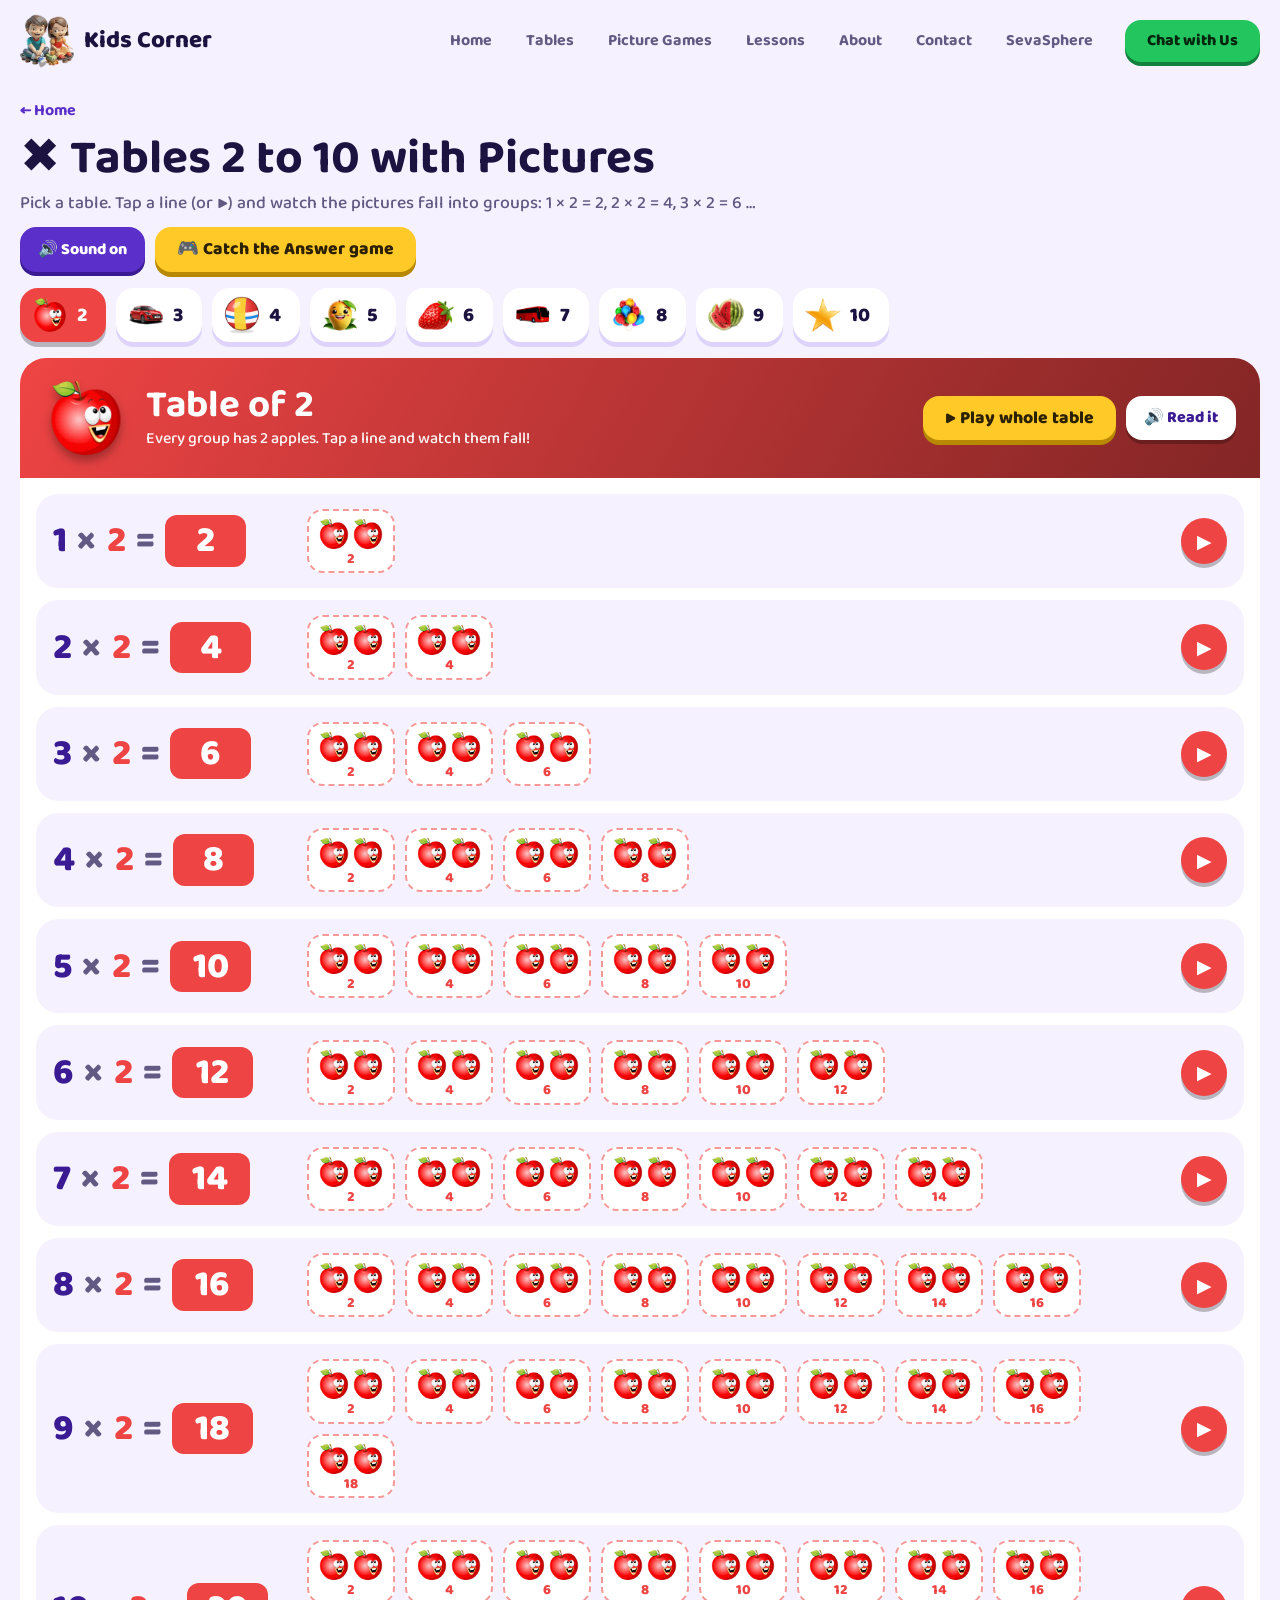
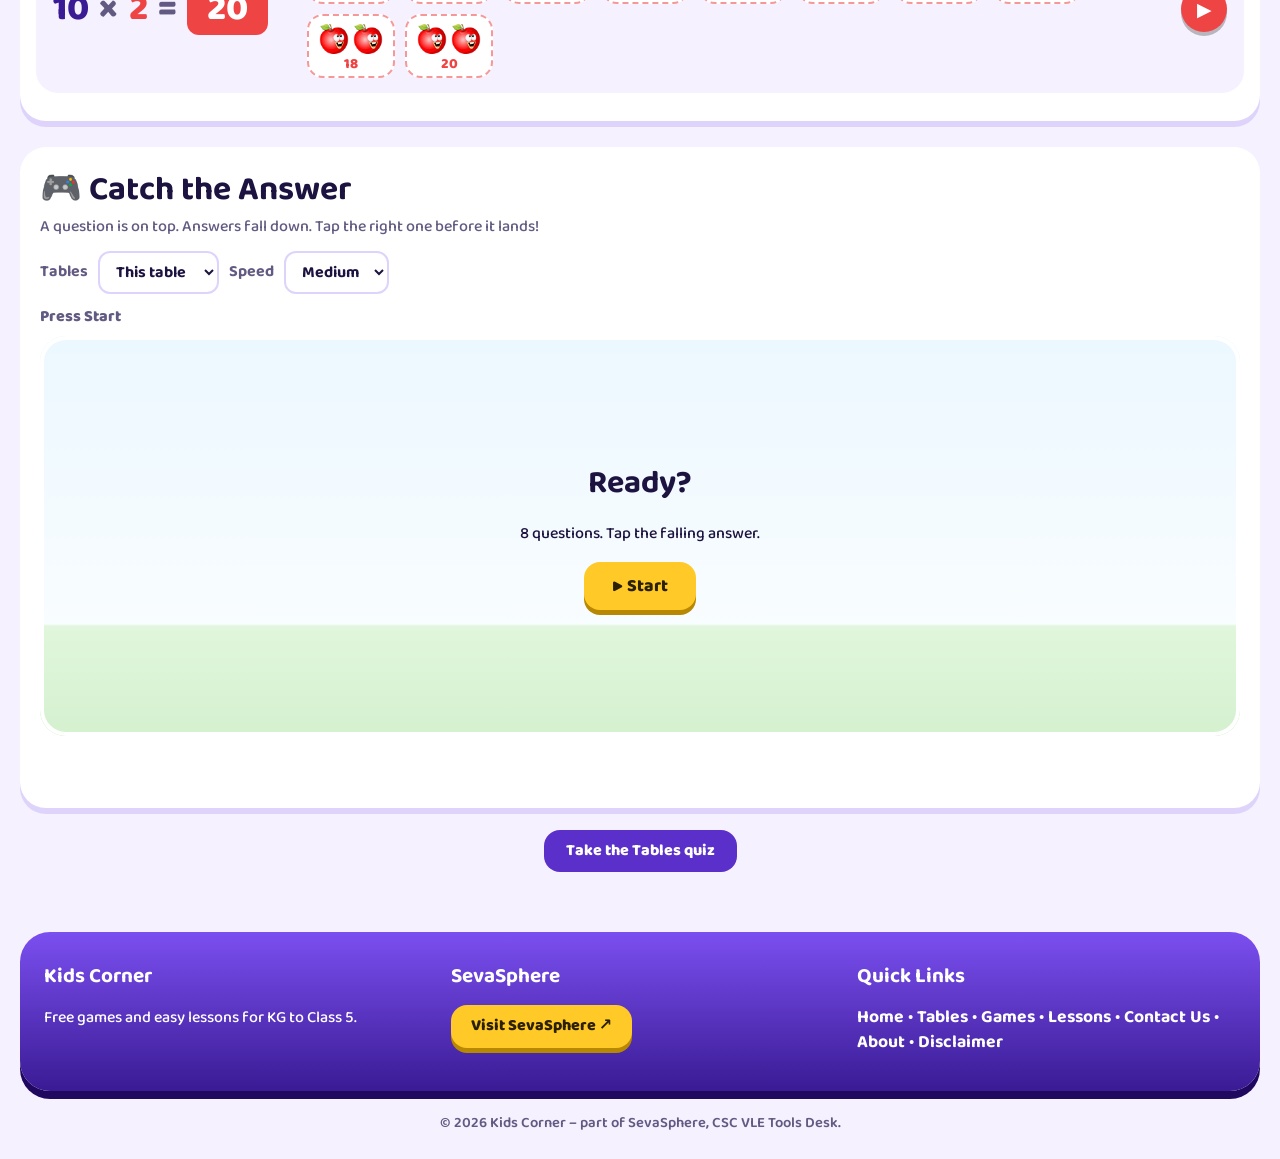
<file: tables.html>
<!DOCTYPE html>
<html lang="en"><head><meta charset="utf-8"><meta name="viewport" content="width=device-width, initial-scale=1, viewport-fit=cover">
<title>Tables 2 to 10 with Pictures – Kids Corner</title>
<meta name="description" content="Learn multiplication tables 2 to 10 with pictures. Apples, cars and balls fall into groups to show every answer. Includes the Catch the Answer game.">
<link rel="canonical" href="https://csc-vle-tools-desk.github.io/Kids-Corner/tables.html"><link rel="manifest" href="site.webmanifest"><link rel="apple-touch-icon" href="apple-touch-icon.png"><link rel="icon" href="assets/img/logo.webp" type="image/webp">
<meta property="og:title" content="Tables 2 to 10 with Pictures – Kids Corner"><meta property="og:description" content="Pictures fall into groups to show every answer in tables 2 to 10."><meta property="og:image" content="https://csc-vle-tools-desk.github.io/Kids-Corner/og-image.png"><meta property="og:url" content="https://csc-vle-tools-desk.github.io/Kids-Corner/tables.html">
<link href="https://fonts.googleapis.com/css2?family=Baloo+2:wght@500;600;700;800&display=swap" rel="stylesheet">
<link rel="stylesheet" href="assets/css/style.css"><link rel="stylesheet" href="assets/css/tables.css"></head>
<body class="tb"><div class="rain" id="rain" aria-hidden="true"></div><div class="wrap">
<header class="top"><a class="logo" href="index.html"><img src="assets/img/logo.webp" alt="">Kids Corner</a>
<nav><a href="index.html">Home</a><a href="tables.html">Tables</a><a href="games.html">Picture Games</a><a href="index.html#browse">Lessons</a><a href="about.html">About</a><a href="contact.html">Contact</a><a href="https://csc-vle-tools-desk.github.io/SevaSphere/" rel="noopener">SevaSphere</a></nav>
<a class="btn g" href="https://wa.me/919050680789">Chat with Us</a></header>
<main class="tm">
<a class="back" href="index.html">← Home</a>
<section class="th" style="margin-top:0"><h1>✖️ Tables 2 to 10 with Pictures</h1><p>Pick a table. Tap a line (or ▶) and watch the pictures fall into groups: 1 × 2 = 2, 2 × 2 = 4, 3 × 2 = 6 …</p>
<div class="tools"><button class="btn" id="snd">🔊 Sound on</button><a class="btn y" href="#play">🎮 Catch the Answer game</a></div></section>
<div class="pick" id="pick" role="group" aria-label="Choose a table"></div>
<div class="panel tp" id="tp" aria-live="polite"></div>

<section id="play" class="panel gm"><h2>🎮 Catch the Answer</h2><p>A question is on top. Answers fall down. Tap the right one before it lands!</p>
<div class="gopt"><label for="gt">Tables</label><select id="gt"><option value="this">This table</option><option value="mix">Mix 2 to 10</option></select><label for="gsp">Speed</label><select id="gsp"><option value="11">Slow</option><option value="8" selected>Medium</option><option value="5.5">Fast</option></select></div>
<div class="gbar"><span id="gs">Press Start</span><b class="gq" id="gq"></b></div>
<div class="arena" id="arena"><div class="gover" id="gover"><div><h3>Ready?</h3><p>8 questions. Tap the falling answer.</p><button class="btn y" id="gstart">▶ Start</button></div></div></div>
<div class="gfb" id="gfb" aria-live="polite"></div></section>

<p style="text-align:center;margin:22px 0"><a class="btn" style="background:var(--v);color:#fff" href="lesson.html?id=c2-tables&amp;play=1">Take the Tables quiz</a></p>
<noscript><div class="panel">Kids Corner needs JavaScript. Please turn it on in your browser.</div></noscript>
</main>
<footer><div class="ft"><div><h4>Kids Corner</h4><p>Free games and easy lessons for KG to Class 5.</p></div>
<div><h4>SevaSphere</h4><a class="btn y" style="font-size:1rem;padding:10px 20px" href="https://csc-vle-tools-desk.github.io/SevaSphere/" rel="noopener">Visit SevaSphere ↗</a></div>
<div><h4>Quick Links</h4><div class="ql"><a href="index.html">Home</a> • <a href="tables.html">Tables</a> • <a href="games.html">Games</a> • <a href="index.html#browse">Lessons</a> • <a href="contact.html">Contact Us</a> • <a href="about.html">About</a> • <a href="disclaimer.html">Disclaimer</a></div></div></div>
<div class="copy">© 2026 Kids Corner – part of SevaSphere, CSC VLE Tools Desk.</div></footer></div>
<script src="assets/js/tables.js"></script></body></html>
</file>
<file: assets/css/style.css>
:root{--bg:#f5f1ff;--ink:#1d1340;--mute:#625a82;--card:#fff;--line:#ded4fb;--v:#5b2fc9;--v2:#7b4ff0;--vd:#3a1b94;--y:#ffc928;--yd:#b88900;--k:#ff6b6b;--gr:#22c55e;
box-sizing:border-box;padding-top:env(safe-area-inset-top,0px);padding-bottom:env(safe-area-inset-bottom,0px)}

:root[data-theme="dark"]{--bg:#150e2e;--ink:#f1ecff;--mute:#b3a9d6;--card:#221848;--line:#33256b}
html{scroll-padding-top:env(safe-area-inset-top,0px);scroll-behavior:smooth}
*{box-sizing:border-box}
body{margin:0;background:var(--bg);color:var(--ink);font-family:'Baloo 2','Trebuchet MS',system-ui,sans-serif;font-weight:500;line-height:1.4}
a{color:inherit;text-decoration:none}
:focus-visible{outline:3px solid var(--y);outline-offset:3px}
.wrap{max-width:1320px;margin:0 auto;padding:0 20px}
section{margin-top:56px}
h2.sec{font-size:clamp(1.6rem,3vw,2.2rem);margin:0 0 6px;line-height:1.1}
.sub2{margin:0 0 22px;color:var(--mute)}
.btn{display:inline-block;border:0;cursor:pointer;font:inherit;font-weight:800;padding:10px 22px;border-radius:16px;transition:transform .12s,box-shadow .12s}
.btn:active{transform:translateY(3px)}
.btn.y{background:var(--y);color:#2b2000;box-shadow:0 5px 0 var(--yd);font-size:1.1rem;padding:12px 28px}.btn.y:active{box-shadow:0 2px 0 var(--yd)}
.btn.w{background:#fff;color:var(--vd);box-shadow:0 5px 0 #c9bdf2;font-size:1.1rem;padding:12px 28px}
.btn.g{background:var(--gr);color:#04260f;box-shadow:0 4px 0 #14803d}
/* nav */
.top{display:flex;align-items:center;gap:18px;padding:14px 0}
.logo{font-weight:800;font-size:1.5rem;display:flex;align-items:center;gap:10px}
.logo img{width:54px;height:auto;display:block}
nav{margin-left:auto;display:flex;gap:6px;font-weight:700}
nav a{padding:6px 14px;border-radius:12px;color:var(--mute)}nav a:hover{background:var(--card);color:var(--ink)}
/* hero */
.hero{display:grid;grid-template-columns:270px 1fr 270px;gap:22px;align-items:stretch}
.side{background:var(--card);border-radius:30px;padding:18px 16px 8px;box-shadow:0 8px 0 var(--line)}
.side h2{margin:2px 6px 0;font-size:1.35rem}.side>p{margin:0 6px 12px;color:var(--mute);font-size:.92rem;line-height:1.2}
.cls{display:flex;align-items:center;gap:12px;width:100%;text-align:left;font:inherit;font-weight:800;font-size:1.08rem;color:var(--ink);background:var(--bg);border:2px solid transparent;border-radius:20px;padding:10px 12px;margin-bottom:12px;cursor:pointer;transition:border-color .15s}
.cls:hover{border-color:var(--c)}
.cls .bd{flex:none;width:52px;height:52px;border-radius:16px;background:var(--c);color:#fff;display:grid;place-items:center;font-size:1.5rem;box-shadow:0 4px 0 rgba(0,0,0,.2)}
.cls small{display:block;font-weight:500;color:var(--mute);line-height:1.1;font-size:.86rem}
.cls b{margin-left:auto;font-size:1.4rem;color:var(--mute)}
.cls[aria-pressed="true"]{border-color:var(--c);background:color-mix(in srgb,var(--c) 14%,var(--card))}
.hl{background:radial-gradient(circle at 80% 30%,var(--v2),var(--v) 55%,var(--vd));color:#fff;border-radius:34px;padding:42px 0 0 42px;box-shadow:0 8px 0 var(--vd);position:relative;overflow:hidden;display:grid;grid-template-columns:1.1fr .9fr;align-items:end;min-height:500px}
.txt{align-self:center;padding-bottom:42px;position:relative;z-index:2}
.hl h1{font-size:clamp(2.3rem,4.2vw,3.7rem);line-height:1;margin:0 0 14px;font-weight:800}
.hl p{font-size:1.15rem;margin:0 0 24px;color:#e6dcff;max-width:25em}
.cta{display:flex;gap:14px;flex-wrap:wrap}
.pills{display:flex;gap:8px;flex-wrap:wrap;margin-top:24px}
.pills span{background:rgba(255,255,255,.16);padding:4px 14px;border-radius:99px;font-weight:600;font-size:.92rem}
.ph{position:relative;height:100%;display:flex;align-items:flex-end;justify-content:center}
.ph::before{content:"";position:absolute;bottom:26px;width:340px;max-width:92%;aspect-ratio:1;border-radius:50%;background:rgba(255,255,255,.14)}
.ph img{position:relative;display:block;width:100%;max-width:360px;height:auto;filter:drop-shadow(0 10px 14px rgba(0,0,0,.28))}
.chip{position:absolute;z-index:3;background:#fff;color:var(--vd);font-weight:800;padding:4px 14px;border-radius:14px;box-shadow:0 4px 0 rgba(0,0,0,.18);font-size:.92rem}
.mascot{position:absolute;left:8px;bottom:6px;width:120px;z-index:3;filter:drop-shadow(0 6px 8px rgba(0,0,0,.25))}
.bub{position:absolute;left:112px;bottom:112px;z-index:3;background:#fff;color:var(--vd);font-weight:800;border-radius:18px 18px 18px 4px;padding:6px 14px;box-shadow:0 4px 0 rgba(0,0,0,.18);font-size:.95rem}
.star{position:absolute;font-size:1.6rem;z-index:1;animation:tw 3s ease-in-out infinite}
@keyframes tw{50%{transform:translateY(-8px) rotate(10deg)}}
/* subjects */
.subs{display:grid;grid-template-columns:repeat(auto-fit,minmax(130px,1fr));gap:16px}
.sj{background:var(--card);border-radius:26px;padding:18px 10px 14px;text-align:center;box-shadow:0 6px 0 var(--line);font-weight:800;border:0;font-size:1rem;color:var(--ink);font-family:inherit;cursor:pointer}
.sj i{display:grid;place-items:center;width:68px;height:68px;margin:0 auto 8px;border-radius:50%;background:var(--c);font-style:normal;font-size:2rem;box-shadow:0 4px 0 rgba(0,0,0,.18)}
.sj:hover{transform:translateY(-3px)}
/* cards */
.bar{display:flex;align-items:center;justify-content:space-between;gap:14px;flex-wrap:wrap;margin-bottom:18px}
.tabs{display:flex;gap:6px;background:var(--card);padding:6px;border-radius:18px;box-shadow:0 4px 0 var(--line)}
.tab{border:0;font:inherit;font-weight:700;color:var(--mute);background:none;padding:6px 18px;border-radius:12px;cursor:pointer}
.tab[aria-selected="true"]{background:var(--v);color:#fff;box-shadow:0 3px 0 var(--vd)}
.grid{display:grid;grid-template-columns:repeat(auto-fill,minmax(260px,1fr));gap:22px}
.card{background:var(--card);border-radius:26px;overflow:hidden;box-shadow:0 6px 0 var(--line);display:flex;flex-direction:column}
.art{height:150px;display:grid;place-items:center;font-size:4rem;background:linear-gradient(135deg,var(--c),color-mix(in srgb,var(--c) 55%,#fff));position:relative}
.art .pl{position:absolute;right:12px;bottom:12px;width:38px;height:38px;border-radius:50%;background:#fff;color:var(--vd);display:grid;place-items:center;font-size:1rem;box-shadow:0 3px 0 rgba(0,0,0,.2)}
.art .tg{position:absolute;left:12px;top:12px;background:#fff;color:var(--ink);font-size:.8rem;font-weight:800;padding:1px 12px;border-radius:99px}
.body{padding:14px 18px 18px;display:flex;flex-direction:column;gap:4px;flex:1}
.card h3{margin:0;font-size:1.2rem}.card p{margin:0;color:var(--mute);font-size:.93rem;line-height:1.3}
.meta{display:flex;justify-content:space-between;align-items:center;margin-top:auto;padding-top:10px;font-weight:600;font-size:.9rem;color:var(--mute)}
.play{background:var(--y);color:#2b2000;font-weight:800;padding:4px 18px;border-radius:12px;box-shadow:0 3px 0 var(--yd)}
.empty{grid-column:1/-1;text-align:center;color:var(--mute);padding:30px}
/* steps */
.steps{display:grid;grid-template-columns:repeat(auto-fit,minmax(210px,1fr));gap:18px}
.st{background:var(--card);border-radius:26px;padding:22px 18px;box-shadow:0 6px 0 var(--line);position:relative}
.st .n{position:absolute;top:-14px;left:18px;background:var(--y);color:#2b2000;font-weight:800;width:34px;height:34px;border-radius:50%;display:grid;place-items:center;box-shadow:0 3px 0 var(--yd)}
.st .e{font-size:2.4rem}.st h3{margin:4px 0 2px}.st p{margin:0;color:var(--mute);font-size:.95rem;line-height:1.3}
/* parents */
.par{background:linear-gradient(120deg,var(--y),#ffdf70);color:#2b2000;border-radius:34px;padding:30px 36px;display:flex;align-items:center;gap:26px;flex-wrap:wrap;box-shadow:0 8px 0 var(--yd)}
.par .e{font-size:4.5rem}.par div{flex:1;min-width:220px}.par h2{margin:0 0 4px;font-size:1.8rem}.par p{margin:0}
.par .btn{background:var(--vd);color:#fff;box-shadow:0 5px 0 #20085f;font-size:1.1rem;padding:12px 28px}
/* footer */
footer{margin-top:60px}
.ft{background:linear-gradient(180deg,var(--v2),var(--vd));color:#fff;border-radius:30px;padding:30px 24px 36px;box-shadow:0 8px 0 #20085f;display:grid;grid-template-columns:repeat(3,1fr);gap:28px}
.ft h4{margin:0 0 14px;font-size:1.3rem}
.soc{display:flex;gap:12px;flex-wrap:wrap}
.soc a{width:52px;height:52px;border-radius:50%;display:grid;place-items:center;box-shadow:0 5px 0 rgba(0,0,0,.28)}
.soc a:active{transform:translateY(3px)}.soc svg{width:22px;height:22px;fill:#fff}
.sub{display:flex;gap:12px;flex-wrap:wrap}
.sub input{flex:1;min-width:150px;font:inherit;padding:10px 14px;border-radius:12px;border:0;background:#3b2a78;color:#fff}
.sub input::placeholder{color:#b9aee3}
.ql{font-weight:700;font-size:1.1rem}.ql a:hover{text-decoration:underline}
.mail{margin-top:10px;font-weight:600;word-break:break-all}
.copy{text-align:center;color:var(--mute);font-size:.92rem;font-weight:600;padding:22px 0 26px}
@media(max-width:1100px){.hero{grid-template-columns:1fr 1fr}.hl{grid-column:1/-1;order:-1}nav{display:none}.top .btn{margin-left:auto}}
@media(max-width:700px){.hero{grid-template-columns:1fr}.hl{grid-template-columns:1fr;padding:30px 22px 0}.txt{padding-bottom:10px}.ft{grid-template-columns:1fr}.ph img{max-width:270px}.mascot{width:90px}.bub{left:88px;bottom:88px}}
@media(prefers-reduced-motion:reduce){*{transition:none!important;animation:none!important}}

.pg{margin:28px 0}.panel{background:var(--card);border-radius:26px;padding:24px;box-shadow:0 6px 0 var(--line);margin-bottom:18px}.panel h1,.panel h2{margin-top:0}
.back{display:inline-block;margin-bottom:12px;font-weight:700;color:var(--v)}.lv{max-width:820px;margin:0 auto}
.fc{display:grid;place-items:center;text-align:center;min-height:250px;border-radius:26px;background:linear-gradient(135deg,var(--v),var(--v2));color:#fff;padding:22px;margin:14px 0}
.fc .big{font-size:clamp(3rem,12vw,5.5rem);font-weight:800;line-height:1.1}.fc .em{font-size:3rem}.fc .sm{font-size:1.5rem;color:#ffe9a3}
.nv{display:flex;gap:10px;align-items:center;justify-content:center;flex-wrap:wrap}.nv .btn{background:var(--v);color:#fff}.nv .btn.y{background:var(--y);color:#2b1700}
.chips{display:flex;flex-wrap:wrap;gap:8px;margin-top:16px}.chip{border:2px solid var(--line);background:var(--card);color:var(--ink);font:inherit;font-weight:700;border-radius:14px;padding:6px 12px;cursor:pointer}.chip[aria-pressed=true]{background:var(--y);color:#2b1700;border-color:var(--y)}
.qh{display:flex;justify-content:space-between;color:var(--mute);font-weight:700}.qo{display:grid;grid-template-columns:repeat(auto-fit,minmax(200px,1fr));gap:12px;margin:14px 0}
.opt{font:inherit;font-weight:700;font-size:1.15rem;padding:16px;border-radius:18px;border:3px solid var(--line);background:var(--card);color:var(--ink);cursor:pointer}.opt:hover:not(:disabled){border-color:var(--v2)}.opt.ok{background:#22c55e;color:#fff;border-color:#22c55e}.opt.no{background:var(--k);color:#fff;border-color:var(--k)}
.c1{--a:#ef4444;--b:#b91c1c}.c2{--a:#f97316;--b:#c2410c}.c3{--a:#eab308;--b:#a16207}.c4{--a:#22c55e;--b:#15803d}.c5{--a:#14b8a6;--b:#0f766e}.c6{--a:#0ea5e9;--b:#0369a1}.c7{--a:#6366f1;--b:#4338ca}.c8{--a:#a855f7;--b:#7e22ce}.c9{--a:#ec4899;--b:#be185d}.c10{--a:#f43f5e;--b:#be123c}
.kc-tabs{display:flex;flex-wrap:wrap;gap:8px;margin-bottom:16px}.kc-tab{border:3px solid #fff;background:#fff;color:#2b2350;padding:6px 16px;border-radius:999px;font:800 1rem "Baloo 2",inherit;cursor:pointer;box-shadow:0 4px 0 #cfc3f5;min-height:42px}.kc-tab[aria-pressed="true"]{background:#7c4dff;color:#fff;border-color:#7c4dff;box-shadow:0 4px 0 #4c2bb3}
.kc-grid{display:grid;grid-template-columns:repeat(auto-fill,minmax(200px,1fr));gap:18px}
.kc-card{--a:#7c4dff;--b:#4c2bb3;display:flex;flex-direction:column;text-decoration:none;color:#2b2350;background:#fff;border-radius:24px;overflow:hidden;border:3px solid #fff;box-shadow:0 7px 0 var(--b),0 16px 26px rgba(40,20,90,.18);transition:transform .18s,box-shadow .18s}
.kc-card:hover{transform:translateY(-6px);box-shadow:0 11px 0 var(--b),0 22px 30px rgba(40,20,90,.22)}.kc-card:active{transform:translateY(3px);box-shadow:0 3px 0 var(--b)}
.kc-thumb{display:grid;place-items:center;padding:14px;background:linear-gradient(135deg,var(--a),var(--b));position:relative;overflow:hidden}.kc-thumb::after{content:"";position:absolute;right:-12%;bottom:-40%;width:60%;aspect-ratio:1;border-radius:50%;background:rgba(255,255,255,.16)}
.kc-thumb img{width:min(120px,42%);min-width:92px;height:auto;filter:drop-shadow(0 6px 5px rgba(0,0,0,.3));position:relative;z-index:1;transition:transform .25s}.kc-card:hover .kc-thumb img{transform:scale(1.1) rotate(-5deg)}
.kc-body{display:flex;flex-direction:column;gap:2px;padding:14px 16px 16px;flex:1}.kc-lv{font-size:.74rem;font-weight:800;color:var(--b);text-transform:uppercase;letter-spacing:.05em}.kc-body strong{font-size:1.25rem;line-height:1.15}.kc-hi{color:var(--b);font-weight:700;font-size:.98rem}.kc-body small{color:#5b5780;font-size:.88rem;line-height:1.35;margin-top:4px;flex:1}
.kc-foot{display:flex;justify-content:space-between;align-items:center;margin-top:10px}.kc-foot em{font-style:normal;background:var(--a);color:#fff;padding:6px 16px;border-radius:999px;font-weight:800;font-size:.9rem;box-shadow:0 3px 0 var(--b)}.kc-stars i{font-style:normal;color:#d9d4ea;margin-right:2px}.kc-stars i.on{color:#f59e0b}
.art img.artimg{width:84px;height:84px;filter:drop-shadow(0 5px 4px rgba(0,0,0,.3));position:relative}
@media(max-width:520px){.kc-grid{grid-template-columns:repeat(auto-fill,minmax(150px,1fr));gap:12px}.kc-card{border-radius:18px}}

/* link to SevaSphere, shown when the nav is hidden */
.seva-btn{display:none}.ql a{display:inline-block}
@media(max-width:1100px){.seva-btn{display:inline-block;margin-left:auto}.seva-btn+.btn{margin-left:8px}.top .seva-btn{padding:8px 14px;font-size:.95rem}.top .btn.g{padding:8px 14px;font-size:.95rem}}
@media(max-width:380px){.top .btn.g{display:none}}
@media(max-width:520px){.top{gap:8px}.logo{font-size:1.2rem}}
</file>
<file: assets/css/tilt3d.css>
/* Kids Corner v3.2: 3D sidebar. Whole panel tilts with the mouse; each button pops out on hover. */
.side[data-tilt]{transform-style:preserve-3d;transition:transform .18s ease-out,box-shadow .18s;will-change:transform;box-shadow:0 8px 0 var(--line,#e6e0f5),0 22px 34px rgba(60,30,120,.14)}
.side[data-tilt]>*{transform:translateZ(14px)}
.cls{position:relative;transform-style:preserve-3d;transition:transform .22s cubic-bezier(.2,.9,.3,1.3),box-shadow .22s,border-color .15s,background .15s;box-shadow:0 5px 0 rgba(0,0,0,.08)}
.cls:hover,.cls:focus-visible{transform:translateZ(38px) translateX(8px) rotateY(-9deg) scale(1.04);box-shadow:-10px 12px 0 color-mix(in srgb,var(--c) 35%,transparent),0 20px 30px rgba(0,0,0,.2);z-index:3;outline:0}
.cls:active{transform:translateZ(10px) scale(.98);box-shadow:0 2px 0 rgba(0,0,0,.12)}
.cls .bd{transition:transform .22s;overflow:hidden}
.cls:hover .bd{transform:translateZ(24px) rotate(-6deg) scale(1.12)}
.cls .bd img{width:100%;height:100%;object-fit:contain;display:block}
.cls .bd.kid{background:#fff;border:3px solid var(--c);width:60px;height:60px;border-radius:18px}
@media (prefers-reduced-motion:reduce),(hover:none){.side[data-tilt]{transform:none!important}.cls:hover{transform:none}}
.artimg.kidimg{width:auto;height:96px;object-fit:contain;filter:drop-shadow(0 6px 6px rgba(0,0,0,.25))}
</file>
<file: assets/css/cats.css>
/* Kids Corner v3.6: category tiles and category page */
.cg{margin:18px 0 10px;font-size:1.15rem;color:var(--mute)}
.cats{display:grid;grid-template-columns:repeat(auto-fill,minmax(150px,1fr));gap:16px;perspective:900px}
.catt{display:flex;flex-direction:column;align-items:center;gap:4px;text-align:center;background:var(--card);border:4px solid var(--line);border-radius:26px;padding:16px 10px 14px;text-decoration:none;color:var(--ink);box-shadow:0 7px 0 var(--line);transition:transform .22s cubic-bezier(.2,.9,.3,1.3),box-shadow .22s,border-color .15s;transform-style:preserve-3d}
.catt .ci{width:78px;height:78px;border-radius:22px;background:var(--card);border:3px solid var(--c);display:flex;align-items:center;justify-content:center;font-size:2.4rem;font-weight:800;color:var(--c);transition:transform .22s}
.catt .ci img{width:100%;height:100%;object-fit:contain}
.catt b{font-size:1.15rem}.catt small{color:var(--mute);font-weight:700}
.catt:hover,.catt:focus-visible{transform:translateY(-8px) rotateX(8deg) scale(1.05);border-color:var(--c);box-shadow:0 16px 0 color-mix(in srgb,var(--c) 30%,transparent),0 22px 28px rgba(0,0,0,.2);outline:0}
.catt:hover .ci{transform:translateZ(30px) rotate(-6deg) scale(1.1)}
.cathero{display:grid;grid-template-columns:270px 1fr 270px;gap:22px;align-items:start;margin:8px 0 30px}
.cathero .side{position:sticky;top:12px}
.cathero .cls{width:100%;text-align:left;font:inherit;cursor:pointer;margin-bottom:10px;display:flex;align-items:center;gap:10px;background:var(--card);border:3px solid var(--line);border-radius:20px;padding:8px 10px;color:var(--ink)}
.cathero .cls .bd{width:46px;height:46px;border-radius:14px;border:3px solid var(--c);background:var(--card);display:flex;align-items:center;justify-content:center;font-size:1.5rem;font-weight:800;color:var(--c);flex:none}
.cathero .cls .bd.kid{width:56px;height:56px}
.cathero .cls span:nth-child(2){flex:1;font-weight:800;line-height:1.1}.cathero .cls small{display:block;color:var(--mute);font-weight:600}
.cathero .cls[aria-pressed=true]{border-color:var(--c);background:color-mix(in srgb,var(--c) 14%,var(--card))}
.cm{background:var(--card);border-radius:30px;padding:20px 22px 26px;box-shadow:0 8px 0 var(--line);min-width:0}
.cm .bk{display:inline-flex;align-items:center;gap:6px;font:inherit;font-weight:800;border:0;border-radius:999px;padding:8px 18px;background:var(--bg);color:var(--ink);cursor:pointer;box-shadow:0 4px 0 var(--line);margin-bottom:10px}
.cm .bk:hover{transform:translateX(-4px)}
.cm h1{margin:0;font-size:clamp(1.6rem,3.6vw,2.4rem);display:flex;align-items:center;gap:12px}
.cm h1 .ci{width:62px;height:62px;border-radius:18px;border:3px solid var(--c);display:flex;align-items:center;justify-content:center;font-size:2rem;color:var(--c);background:var(--card)}
.cm h1 .ci img{width:100%;height:100%;object-fit:contain}
.cm .ds{margin:6px 0 12px;color:var(--mute)}
.cm .fl{display:flex;flex-wrap:wrap;gap:8px;margin:0 0 14px}
.cm .fl button{font:inherit;font-weight:800;border:2px solid var(--line);background:var(--card);color:var(--ink);border-radius:999px;padding:6px 14px;cursor:pointer}
.cm .fl button[aria-pressed=true]{background:var(--c);border-color:var(--c);color:#fff}
.cm .empty{padding:30px;text-align:center;color:var(--mute)}
@media (max-width:980px){.cathero{grid-template-columns:1fr}.cathero .side{position:static}.cathero #cl,.cathero #cr{display:grid;grid-template-columns:repeat(auto-fill,minmax(150px,1fr));gap:8px}.cathero .cls{margin:0}.cathero .cls small{display:none}}
</file>
<file: assets/css/themes.css>
/* Kids Corner v3.6: colour themes (Dark is in style.css). Change with the Theme button in the header. */
:root[data-theme="ocean"]{--bg:#e6f5ff;--ink:#0b2a44;--mute:#4c6c88;--card:#fff;--line:#bde0f7;--v:#0369a1;--v2:#0ea5e9;--vd:#075985}
:root[data-theme="sunset"]{--bg:#fff2e5;--ink:#3b1a0b;--mute:#86583a;--card:#fffaf5;--line:#ffd3b0;--v:#c2410c;--v2:#f97316;--vd:#9a3412}
:root[data-theme="forest"]{--bg:#eef9ef;--ink:#12331a;--mute:#4c7755;--card:#fff;--line:#c3e9ca;--v:#15803d;--v2:#22c55e;--vd:#166534}
:root[data-theme="candy"]{--bg:#fff0f7;--ink:#3b1030;--mute:#8a476f;--card:#fff;--line:#ffcde5;--v:#be185d;--v2:#ec4899;--vd:#9d174d}
:root[data-theme="night"]{--bg:#0b1020;--ink:#e8eeff;--mute:#9fb0d6;--card:#141b34;--line:#26325c;--v:#4f46e5;--v2:#818cf8;--vd:#312e81}
</file>
<file: assets/css/candy3d.css>
/* CSC VLE TOOLS v41: Candy 3D buttons and group cards.
   Loaded on every page after the other stylesheets. It only adds depth (edge, gloss, lift, press-down),
   so each page keeps its own button colours. Group cards (.gc) are used on the home page. */

:root{
  --cd-edge:rgba(8,20,60,.34);
  --cd-lift:cubic-bezier(.3,1.5,.5,1);
}

/* ---------- buttons ---------- */
body .btn,body .btn-accent,body .btn-line,body .btn-ghost,body .btn-w,body .up-s,body .tc .go,body .gc .go{
  position:relative;
  box-shadow:0 4px 0 var(--cd-edge),0 9px 14px -7px rgba(8,20,60,.4),inset 0 1px 0 rgba(255,255,255,.55);
  transition:transform .16s var(--cd-lift),box-shadow .16s,filter .16s,background-color .16s;
  -webkit-tap-highlight-color:transparent;
}
/* gloss layer (does not change the page's own colours) */
body .btn::after,body .btn-accent::after,body .btn-line::after,body .btn-ghost::after,body .btn-w::after,body .up-s::after,body .tc .go::after,body .gc .go::after{
  content:"";position:absolute;inset:0;border-radius:inherit;pointer-events:none;
  background:linear-gradient(180deg,rgba(255,255,255,.3),rgba(255,255,255,0) 52%,rgba(0,0,0,.09));
}
body .btn:hover,body .btn-accent:hover,body .btn-line:hover,body .btn-ghost:hover,body .btn-w:hover,body .up-s:hover,body .tc:hover .go,body .gc:hover .go{
  transform:translateY(-3px);filter:saturate(1.12) brightness(1.04);
  box-shadow:0 7px 0 var(--cd-edge),0 15px 20px -8px rgba(8,20,60,.45),inset 0 1px 0 rgba(255,255,255,.6);
}
body .btn:active,body .btn-accent:active,body .btn-line:active,body .btn-ghost:active,body .btn-w:active,body .up-s:active{
  transform:translateY(3px);filter:none;
  box-shadow:0 1px 0 var(--cd-edge),0 2px 5px rgba(8,20,60,.35),inset 0 2px 4px rgba(0,0,0,.22);
}
body .btn.sm,body .btn.small{box-shadow:0 3px 0 var(--cd-edge),0 6px 10px -6px rgba(8,20,60,.4),inset 0 1px 0 rgba(255,255,255,.5)}
body .btn.sm:hover{transform:translateY(-2px);box-shadow:0 5px 0 var(--cd-edge),0 10px 14px -7px rgba(8,20,60,.45)}
/* light buttons get a tinted edge instead of a dark one */
body .btn.s,body .btn.alt,body .btn.g,body .btn-line{--cd-edge:color-mix(in srgb,var(--brand,#1a3fa6) 38%,#fff)}
body .btn.dng,body .btn.danger{--cd-edge:color-mix(in srgb,#b3261e 40%,#fff)}
body .btn-accent{--cd-edge:var(--accent-strong,#c26a00)}
body .btn-wa{--cd-edge:#128c4a}
body .btn:disabled,body .btn[aria-disabled="true"],body .btn.disabled{transform:none;filter:none;box-shadow:0 2px 0 var(--cd-edge)}
body .btn:disabled:hover{transform:none}
body .btn:focus-visible,body .btn-accent:focus-visible,body .btn-line:focus-visible,body .btn-ghost:focus-visible,body .gc:focus-visible{outline:3px solid #ffc928;outline-offset:3px}

/* click ripple (added by candy3d.js) */
.cd-rip{overflow:hidden!important}
.cd-ring{position:absolute;border-radius:50%;pointer-events:none;background:rgba(255,255,255,.6);transform:scale(0);animation:cd-ring .6s ease-out forwards}
@keyframes cd-ring{to{transform:scale(1);opacity:0}}

/* header menu links and the sidebar suggest link get the same depth */
.hdr nav a,.hdr .hn{transition:transform .16s var(--cd-lift),background .16s,box-shadow .16s}
.hdr nav a:hover{transform:translateY(-2px);box-shadow:0 4px 0 rgba(0,0,0,.28)}
.hdr nav a:active{transform:translateY(2px);box-shadow:none}

/* ---------- home: group cards ---------- */
.ggrid{display:grid;grid-template-columns:repeat(auto-fill,minmax(250px,1fr));gap:26px 22px;perspective:1000px;margin:6px 0 26px;padding-right:14px}
.gc{
  --c:#1a3fa6;--c2:color-mix(in srgb,var(--c) 60%,#000);
  position:relative;display:flex;flex-direction:column;gap:8px;min-width:0;
  padding:18px 16px 16px;border-radius:20px;text-decoration:none;color:var(--text,#1b2430);
  background:linear-gradient(160deg,#fff 40%,color-mix(in srgb,var(--c) 9%,#fff));
  border:1px solid color-mix(in srgb,var(--c) 28%,#fff);
  /* two sheets peek out behind the card: this card opens a page with many tools */
  box-shadow:
    7px 7px 0 -1px color-mix(in srgb,var(--c) 12%,#fff),7px 7px 0 0 color-mix(in srgb,var(--c) 34%,#fff),
    14px 14px 0 -1px color-mix(in srgb,var(--c) 8%,#fff),14px 14px 0 0 color-mix(in srgb,var(--c) 24%,#fff),
    0 24px 26px -14px rgba(20,40,110,.45);
  transform:rotateX(var(--rx,0deg)) rotateY(var(--ry,0deg));
  transition:transform .18s ease-out,box-shadow .2s;will-change:transform;
}
.gc:hover{transform:rotateX(var(--rx,0deg)) rotateY(var(--ry,0deg)) translate(-3px,-6px);color:var(--text,#1b2430);
  box-shadow:
    10px 10px 0 -1px color-mix(in srgb,var(--c) 12%,#fff),10px 10px 0 0 color-mix(in srgb,var(--c) 40%,#fff),
    20px 20px 0 -1px color-mix(in srgb,var(--c) 8%,#fff),20px 20px 0 0 color-mix(in srgb,var(--c) 28%,#fff),
    0 32px 34px -14px rgba(20,40,110,.5),0 0 0 3px color-mix(in srgb,var(--c) 30%,transparent)}
.gc:active{transform:translate(4px,4px);box-shadow:3px 3px 0 0 color-mix(in srgb,var(--c) 34%,#fff),0 6px 10px -6px rgba(20,40,110,.4)}
.gc .gt{display:flex;align-items:center;gap:12px}
.gc .ti{flex:none;width:58px;height:58px;border-radius:18px;display:grid;place-items:center;font-size:1.6rem;color:#fff;
  background:linear-gradient(145deg,var(--c),var(--c2));box-shadow:0 5px 0 rgba(0,0,0,.25),inset 0 2px 0 rgba(255,255,255,.4);transition:transform .25s var(--cd-lift)}
.gc:hover .ti{transform:translateY(-4px) rotate(-7deg) scale(1.1)}
.gc b{display:block;font-size:1.1rem;line-height:1.2}
.gc .gn{display:inline-block;margin-top:3px;font-size:.74rem;font-weight:800;color:var(--c);background:color-mix(in srgb,var(--c) 13%,transparent);padding:2px 10px;border-radius:99px}
.gc .td{display:block;color:var(--muted,#5d6b7a);font-size:.85rem;line-height:1.4}
.gc .gl{display:flex;flex-wrap:wrap;gap:5px}
.gc .gl i{font-style:normal;font-size:.72rem;font-weight:700;padding:2px 8px;border-radius:8px;
  background:#fff;border:1px solid color-mix(in srgb,var(--c) 26%,#fff);color:color-mix(in srgb,var(--c) 75%,#000)}
.gc .go{align-self:flex-start;margin-top:auto;display:inline-flex;gap:7px;align-items:center;padding:8px 16px;border-radius:12px;font-weight:800;font-size:.84rem;color:#fff;
  background:linear-gradient(180deg,color-mix(in srgb,var(--c) 70%,#fff),var(--c));--cd-edge:color-mix(in srgb,var(--c) 60%,#000);text-shadow:0 1px 0 rgba(0,0,0,.25)}
/* single apps (not a group): one solid candy edge instead of stacked sheets */
.gc.one{box-shadow:0 7px 0 color-mix(in srgb,var(--c) 62%,#000),0 20px 24px -12px rgba(20,40,110,.45)}
.gc.one:hover{box-shadow:0 11px 0 color-mix(in srgb,var(--c) 62%,#000),0 28px 30px -12px rgba(20,40,110,.5),0 0 0 3px color-mix(in srgb,var(--c) 28%,transparent)}
.gc.one:active{transform:translateY(6px);box-shadow:0 1px 0 color-mix(in srgb,var(--c) 62%,#000)}
.gc.soon{background:linear-gradient(160deg,#fff 40%,#eef1f5);border-style:dashed}
.gc.soon .ti{filter:saturate(.8)}
.gc.soon .go{background:linear-gradient(180deg,#fcd34d,#f59e0b);color:#3b2400;text-shadow:none;--cd-edge:#b45309}
.gc .ribbon{position:absolute;right:-8px;top:12px;background:linear-gradient(180deg,#fbbf24,#f59e0b);color:#3b2400;font-weight:800;font-size:.68rem;letter-spacing:.05em;
  padding:3px 10px;border-radius:6px 0 0 6px;box-shadow:0 3px 0 #b45309}
.gc.fresh .ribbon{background:linear-gradient(180deg,#34d399,#10b981);color:#04281c;box-shadow:0 3px 0 #047857}

.gc .ribbon + .gt{padding-right:46px}

/* ---------- home: popular tools open button (colour follows the card) ---------- */
.tc.mu .go{grid-column:1/-1;justify-self:start;margin-top:10px;padding:6px 14px;font-size:.78rem;color:#fff;text-shadow:0 1px 0 rgba(0,0,0,.25);
  background:linear-gradient(180deg,color-mix(in srgb,var(--c) 65%,#fff),var(--c));--cd-edge:color-mix(in srgb,var(--c) 60%,#000)}
.tc.mu{padding-bottom:14px}

/* ---------- group page: section headings ---------- */
.gh{display:flex;align-items:center;gap:10px;margin:22px 0 10px;font-size:1.15rem;color:var(--ink-deep,#0a1a4a)}
.gh i{display:grid;place-items:center;width:34px;height:34px;border-radius:11px;color:#fff;font-size:.95rem;
  background:linear-gradient(145deg,var(--c,#1a3fa6),color-mix(in srgb,var(--c,#1a3fa6) 55%,#000));box-shadow:0 4px 0 rgba(0,0,0,.22),inset 0 1px 0 rgba(255,255,255,.4)}
.gh small{font-weight:600;color:var(--muted,#5d6b7a);font-size:.82rem}
.tc.soon{border-style:dashed;--c:#64748b;--c2:#334155}
.tc.soon .pill{color:#8a5a00;background:#fff1cf}

/* ---------- right sidebar: coming soon items ---------- */
.cn-a.rn.soon em{background:#fde68a;color:#5c3a00}

@media (max-width:560px){
  .ggrid{padding-right:12px;grid-template-columns:minmax(0,1fr)}
}
@media print{
  body .btn,body .btn-accent,body .btn-line,body .btn-ghost,body .btn-w{box-shadow:none!important;transform:none!important}
  body .btn::after,body .btn-accent::after,body .btn-line::after,body .btn-ghost::after,body .btn-w::after{display:none}
}
@media (prefers-reduced-motion:reduce){
  body .btn,body .btn-accent,body .btn-line,body .btn-ghost,body .btn-w,.gc,.gc .ti,.hdr nav a{transition:none!important}
  body .btn:hover,body .btn-accent:hover,body .btn-line:hover,body .btn-ghost:hover,.gc:hover{transform:none}
  .cd-ring{display:none}
}
</file>
<file: assets/css/mobile-fix.css>
/* v4.6 mobile: 16px fields stop iPhone/Android auto-zoom; roomy tap targets; wide previews scroll inside their box */
@media (max-width:760px){
  input:not([type=checkbox]):not([type=radio]):not([type=range]):not([type=color]):not([type=file]),select,textarea{font-size:16px!important}
  select{min-height:44px}
  main button,main .btn{min-height:44px}
  #agreementSheet,.agreement-sheet{max-width:100%;overflow-x:auto;word-break:break-word}
  img,canvas,video{max-width:100%}
}
</file>
<file: assets/css/tables.css>
/* Tables 2 to 10 with pictures + Catch the Answer game */
body.tb{position:relative}
.tb .wrap{position:relative;z-index:1}
.rain{position:fixed;inset:0;overflow:hidden;pointer-events:none;z-index:0}
.rain img{position:absolute;top:-100px;left:var(--x);width:var(--w);opacity:.3;animation:rainfall linear infinite;animation-duration:var(--d);animation-delay:var(--dl)}
@keyframes rainfall{from{transform:translateY(0) rotate(0)}to{transform:translateY(118vh) rotate(360deg)}}

.tm{margin:18px 0 10px}
.tm section{margin-top:26px}
.th h1{font-size:clamp(1.9rem,4.5vw,3rem);margin:0;line-height:1.05}
.th p{margin:6px 0 0;color:var(--mute);font-size:1.1rem}
.tools{display:flex;gap:10px;flex-wrap:wrap;margin-top:12px}
.tools .btn,.acts .btn{background:var(--v);color:#fff;box-shadow:0 4px 0 var(--vd);font-size:1rem;padding:8px 18px}
.tools .btn.y,.acts .btn.y{background:var(--y);color:#2b2000;box-shadow:0 5px 0 var(--yd);font-size:1.1rem;padding:10px 22px}

/* table picker */
.pick{display:flex;flex-wrap:wrap;gap:10px;margin:16px 0}
.pk{display:flex;align-items:center;gap:8px;font:inherit;font-weight:800;font-size:1.25rem;padding:5px 16px 5px 8px;border-radius:18px;border:3px solid #fff;background:#fff;color:var(--ink);box-shadow:0 5px 0 var(--line);cursor:pointer;min-height:48px}
.pk img{width:38px;height:38px;object-fit:contain}
.pk:hover{border-color:var(--c)}
.pk[aria-pressed="true"]{background:var(--c);color:#fff;border-color:var(--c);box-shadow:0 5px 0 rgba(0,0,0,.25)}

/* table panel */
.tp{padding:0;overflow:hidden}
.tph{display:flex;align-items:center;gap:18px;flex-wrap:wrap;padding:18px 24px;color:#fff;background:linear-gradient(120deg,var(--c),color-mix(in srgb,var(--c) 55%,#000))}
.tph .big{width:84px;height:84px;object-fit:contain;filter:drop-shadow(0 6px 5px rgba(0,0,0,.3));animation:bob 2.4s ease-in-out infinite}
@keyframes bob{50%{transform:translateY(-8px) rotate(-5deg)}}
.tph h2{margin:0;font-size:clamp(1.6rem,3.4vw,2.4rem);line-height:1.05}
.tph p{margin:2px 0 0;opacity:.95}
.tph>div:nth-child(2){flex:1;min-width:200px}
.acts{display:flex;gap:10px;flex-wrap:wrap}
.acts .btn{background:#fff;color:var(--vd);box-shadow:0 4px 0 rgba(0,0,0,.25)}
.acts .btn.y{background:var(--y);color:#2b2000;box-shadow:0 5px 0 var(--yd)}
.rows{padding:16px}

.xrow{--sz:clamp(22px,3vw,34px);display:grid;grid-template-columns:minmax(200px,240px) 1fr auto;gap:14px;align-items:center;padding:12px 14px;border-radius:22px;background:var(--bg);margin-bottom:12px;border:3px solid transparent;cursor:pointer;transition:border-color .15s,background .15s}
.xrow:hover{border-color:var(--c)}
.xrow.playing{border-color:var(--c);background:color-mix(in srgb,var(--c) 10%,var(--card))}
.xeq{font-weight:800;font-size:clamp(1.6rem,3vw,2.3rem);white-space:nowrap;display:flex;gap:.28em;align-items:baseline}
.xeq .m{color:var(--vd)}.xeq .t{color:var(--c)}.xeq .o{color:var(--mute)}
.xeq .a{background:var(--c);color:#fff;border-radius:12px;padding:0 12px;min-width:2.2em;text-align:center}
.xeq .a.pop{animation:popin .5s cubic-bezier(.3,1.6,.5,1)}
@keyframes popin{0%{transform:scale(.3)}100%{transform:scale(1)}}
.xgs{display:flex;flex-wrap:wrap;gap:10px}
.xg{display:flex;flex-direction:column;align-items:center;gap:0;padding:6px 8px 3px;border-radius:16px;background:#fff;border:2px dashed color-mix(in srgb,var(--c) 55%,#fff)}
.xp{display:grid;grid-template-columns:repeat(var(--cols),var(--sz))}
.xp img{width:var(--sz);height:var(--sz);object-fit:contain}
.xr{font-size:.9rem;font-weight:800;color:var(--c);line-height:1.2}
.xrp{width:46px;height:46px;border-radius:50%;border:0;background:var(--c);color:#fff;font-size:1.2rem;cursor:pointer;box-shadow:0 4px 0 rgba(0,0,0,.25);flex:none}
.xrow.playing .xg:not(.show){visibility:hidden}
.xg.show{animation:gpop .35s ease-out}
.xg.show .xp img{animation:drop .75s cubic-bezier(.25,1.5,.5,1) both;animation-delay:calc(var(--i)*70ms)}
@keyframes drop{0%{transform:translateY(-170px) rotate(-35deg);opacity:0}25%{opacity:1}100%{transform:none;opacity:1}}
@keyframes gpop{0%{transform:scale(.7)}100%{transform:scale(1)}}

/* game */
.gm{padding:20px}
.gm h2{margin:0 0 2px;font-size:clamp(1.5rem,3vw,2.1rem)}
.gm>p{margin:0 0 12px;color:var(--mute)}
.gopt{display:flex;gap:10px;flex-wrap:wrap;align-items:center;margin-bottom:12px}
.gopt label{font-weight:700;color:var(--mute)}
.gopt select{font:inherit;font-weight:700;padding:6px 12px;border-radius:12px;border:2px solid var(--line);background:#fff;color:var(--ink)}
.gbar{display:flex;justify-content:space-between;align-items:center;gap:10px;margin-bottom:8px;font-weight:800;flex-wrap:wrap}
.gq{font-size:clamp(1.8rem,5vw,2.8rem);color:var(--vd)}
.gbar span{color:var(--mute)}
.arena{position:relative;height:400px;border-radius:26px;overflow:hidden;background:linear-gradient(#bfe7ff,#e9f8ff 72%,#9be28a 72.5%,#6fcf5e);box-shadow:inset 0 0 0 4px #fff;touch-action:manipulation}
.fb{position:absolute;top:0;width:min(22%,112px);aspect-ratio:1;border:0;background:none;padding:0;cursor:pointer;display:grid;place-items:center;animation:fd linear forwards;min-height:0!important}
@keyframes fd{from{transform:translateY(-130px)}to{transform:translateY(var(--h,430px))}}
.fb img{width:100%;height:100%;object-fit:contain;filter:drop-shadow(0 6px 5px rgba(0,0,0,.25))}
.fb b{position:absolute;font-size:clamp(1.4rem,4vw,2rem);color:#fff;-webkit-text-stroke:6px #1d1340;paint-order:stroke fill;line-height:1}
.fb.ok,.fb.no{animation-play-state:paused}
.fb.ok img{animation:burst .55s forwards}
.fb.no img{animation:shake .4s,fadeo .4s .4s forwards;filter:grayscale(1)}
@keyframes burst{to{transform:scale(1.8) rotate(20deg);opacity:0}}
@keyframes shake{25%{transform:translateX(-10px)}75%{transform:translateX(10px)}}
@keyframes fadeo{to{opacity:0}}
.gover{position:absolute;inset:0;display:grid;place-items:center;text-align:center;background:rgba(255,255,255,.7);z-index:5;padding:16px}
.gover[hidden]{display:none}
.gover h3{font-size:2rem;margin:0 0 6px}
.gfb{min-height:2em;font-weight:800;font-size:1.3rem;text-align:center;margin-top:10px}

@media(max-width:700px){
 .xrow{grid-template-columns:1fr auto;gap:8px}
 .xgs{grid-column:1/-1;order:3}
 .xrow{--sz:clamp(22px,7vw,30px)}
 .arena{height:360px}
 .tph{padding:14px 16px}
 .rows{padding:10px}
}
</file>
